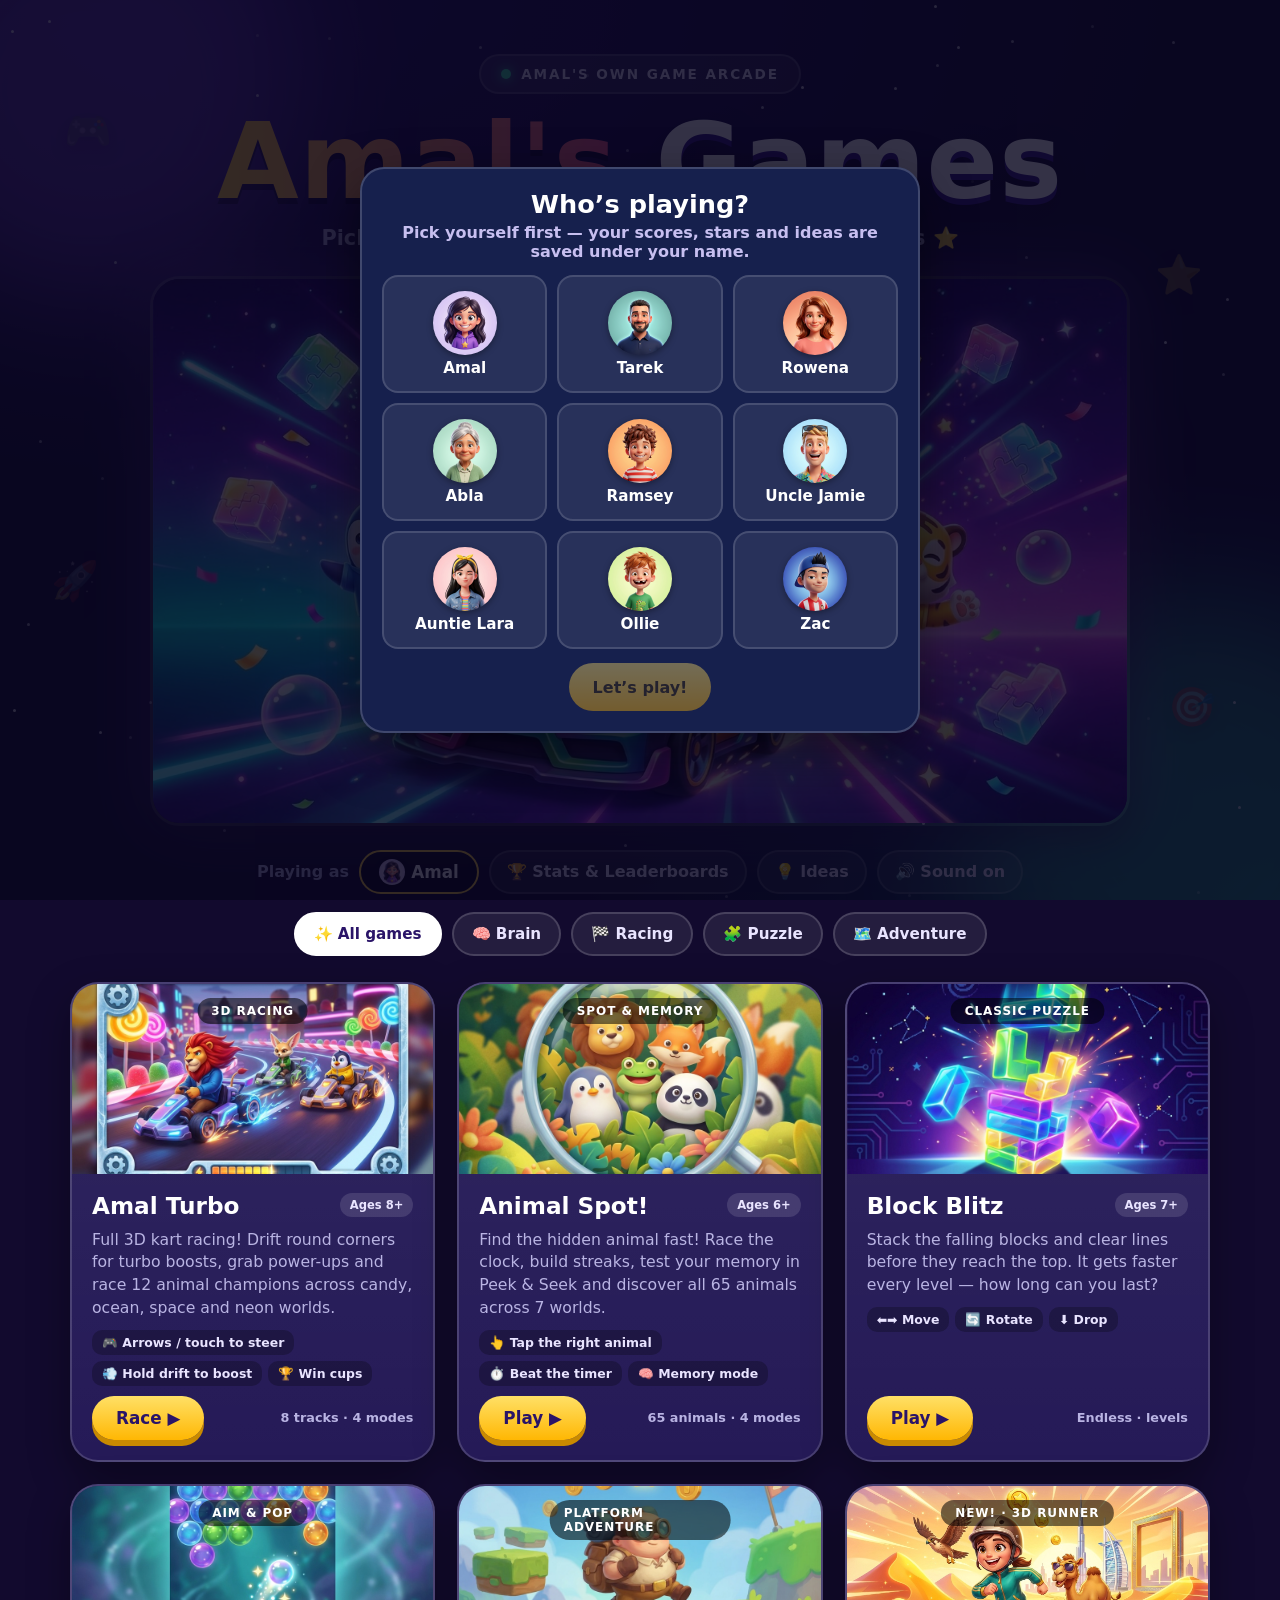
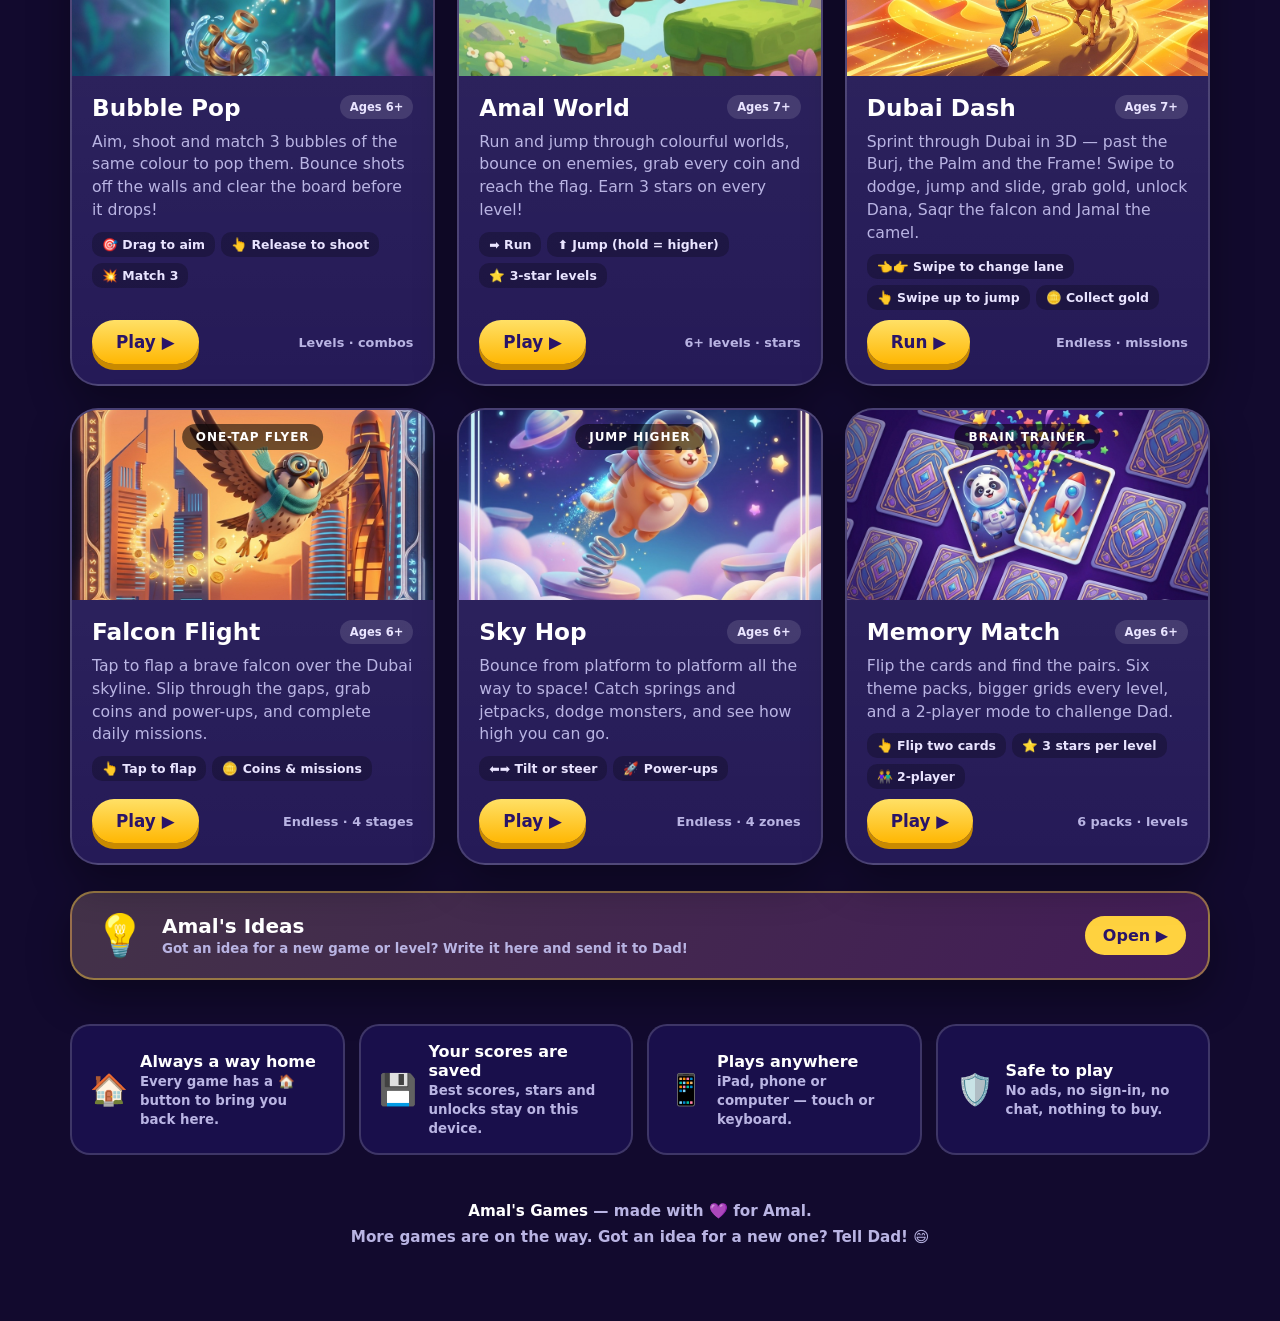
<file: index.html>
<!doctype html>
<html lang="en">
<head>
  <meta charset="UTF-8" />
  <meta name="viewport" content="width=device-width, initial-scale=1.0, viewport-fit=cover" />
  <meta name="description" content="Amal's Games — a cool collection of fun, safe games made for Amal." />
  <meta name="theme-color" content="#1a0b3d" />
  <meta name="apple-mobile-web-app-capable" content="yes" />
  <meta name="apple-mobile-web-app-title" content="Amal's Games" />
  <link rel="apple-touch-icon" href="./animal-spot/icons/icon-192.png" />
  <title>Amal's Games</title>
    <link rel="icon" href="data:image/svg+xml,<svg xmlns='http://www.w3.org/2000/svg' viewBox='0 0 100 100'><text y='.9em' font-size='90'>🎮</text></svg>" />
  <script src="./shared/arcade.js"></script>
  <script src="./shared/sound.js"></script>
  <style>
    .whobar { position: relative; z-index: 2; display: flex; align-items: center; gap: 10px; flex-wrap: wrap; justify-content: center; margin: -6px 0 18px; }
    .whobar .arc-chip { font-size: 1.05rem; padding: 10px 18px; border-color: var(--sun); }
    .whobar a, .whobar .sndbtn { display: inline-flex; align-items: center; min-height: 44px; color: #e9e4ff; font-weight: 900; font-size: 1rem; font-family: inherit; text-decoration: none; padding: 8px 16px; border-radius: 999px; background: rgba(255,255,255,.08); border: 2px solid var(--edge); cursor: pointer; white-space: nowrap; }
    .whobar .sndbtn[aria-pressed="false"] { opacity: .7; }
    :root {
      --bg1: #120a2e; --bg2: #2a1468; --bg3: #0b3b5e;
      --ink: #ffffff; --muted: #b9b4e3;
      --sun: #ffd23f; --coral: #ff5d8f; --mint: #3fe0a8; --sky: #4cc9f0; --violet: #9b5cff; --orange: #ff9f1c;
      --card: rgba(255,255,255,0.08);
      --edge: rgba(255,255,255,0.16);
      --shadow: 0 16px 40px rgba(0,0,0,0.35);
    }
    * { box-sizing: border-box; margin: 0; padding: 0; }
    html, body { min-height: 100%; }
    body {
      font-family: "SF Pro Rounded", ui-rounded, "Hiragino Maru Gothic ProN", "Segoe UI", system-ui, sans-serif;
      color: var(--ink);
      background: radial-gradient(120% 90% at 20% 0%, var(--bg2), transparent 60%),
                  radial-gradient(90% 80% at 100% 100%, var(--bg3), transparent 60%),
                  var(--bg1);
      background-attachment: fixed;
      min-height: 100vh; overflow-x: hidden;
      -webkit-tap-highlight-color: transparent;
    }

    /* ---------- floating background ---------- */
    .bg { position: fixed; inset: 0; pointer-events: none; overflow: hidden; z-index: 0; }
    .star { position: absolute; width: 3px; height: 3px; border-radius: 50%; background: #fff; opacity: .5; animation: twinkle 3s ease-in-out infinite; }
    @keyframes twinkle { 50% { opacity: 1; transform: scale(1.6); } }
    .orb { position: absolute; border-radius: 50%; filter: blur(60px); opacity: .45; animation: drift 14s ease-in-out infinite alternate; }
    @keyframes drift { to { transform: translate(40px, -30px) scale(1.1); } }
    .floaty { position: absolute; font-size: 2.4rem; opacity: .35; animation: bob 7s ease-in-out infinite; filter: drop-shadow(0 6px 10px rgba(0,0,0,.4)); }
    @keyframes bob { 0%,100% { transform: translateY(0) rotate(-6deg); } 50% { transform: translateY(-22px) rotate(6deg); } }

    .wrap { position: relative; z-index: 1; max-width: 1180px; margin: 0 auto; padding: clamp(18px, 4vw, 44px) max(20px, env(safe-area-inset-right)) calc(70px + env(safe-area-inset-bottom)) max(20px, env(safe-area-inset-left)); }

    /* ---------- hero ---------- */
    .hero { text-align: center; padding: 10px 0 30px; }
    .badge { display: inline-flex; gap: 10px; align-items: center; padding: 10px 20px; border-radius: 999px;
      background: rgba(255,255,255,.1); border: 2px solid var(--edge); font-weight: 800; letter-spacing: .14em; font-size: .85rem; text-transform: uppercase; color: #e9e4ff; }
    .badge .dot { width: 10px; height: 10px; border-radius: 50%; background: var(--mint); box-shadow: 0 0 12px var(--mint); animation: twinkle 1.6s infinite; }
    h1 { margin-top: 18px; font-size: clamp(3rem, 12vw, 6.6rem); line-height: .95; font-weight: 900; letter-spacing: .01em; }
    h1 .a { background: linear-gradient(90deg, var(--sun), var(--coral)); -webkit-background-clip: text; background-clip: text; color: transparent; filter: drop-shadow(0 6px 0 rgba(0,0,0,.35)); }
    h1 .g { color: #fff; text-shadow: 0 6px 0 #3a1c8a, 0 16px 30px rgba(0,0,0,.4); }
    .tag { margin-top: 14px; color: var(--muted); font-weight: 700; font-size: clamp(1rem, 3.4vw, 1.3rem); }
    .hero-art { margin: 26px auto 0; max-width: 980px; border-radius: 30px; overflow: hidden; border: 3px solid var(--edge); box-shadow: var(--shadow), 0 0 60px rgba(155,92,255,.35); }
    .hero-art img { display: block; width: 100%; height: auto; }
    .hero-art { position: relative; } .hero-vid { position: absolute; inset: 0; width: 100%; height: 100%; object-fit: cover; }
    .avatar-row { display: flex; justify-content: center; gap: 8px; margin-top: 22px; flex-wrap: wrap; }
    .avatar-row span { font-size: 2rem; width: 58px; height: 58px; display: grid; place-items: center; border-radius: 18px; background: rgba(255,255,255,.1); border: 2px solid var(--edge); animation: bob 5s ease-in-out infinite; }
    .avatar-row span:nth-child(2n) { animation-delay: .6s; } .avatar-row span:nth-child(3n) { animation-delay: 1.2s; }

    /* ---------- filter chips ---------- */
    .chips { display: flex; gap: 10px; flex-wrap: wrap; justify-content: center; margin: 10px 0 26px; }
    .chip { min-height: 44px; padding: 8px 18px; border-radius: 999px; font-weight: 800; background: rgba(255,255,255,.08); border: 2px solid var(--edge); color: #e9e4ff; cursor: pointer; font-size: .95rem; transition: transform .15s, background .15s; font-family: inherit; -webkit-tap-highlight-color: transparent; }
    .chip:hover { transform: translateY(-2px); }
    .chip.on { background: #fff; color: #2a1468; border-color: #fff; }

    /* ---------- game grid ---------- */
    .grid { display: grid; grid-template-columns: repeat(auto-fill, minmax(290px, 1fr)); gap: 22px; }
    .game { position: relative; display: flex; flex-direction: column; border-radius: 28px; overflow: hidden; text-decoration: none; color: inherit;
      /* near-opaque so the floating background emojis never show through the card body */
      background: linear-gradient(180deg, rgba(255,255,255,.09), rgba(255,255,255,.04)), #1c1150; border: 2px solid var(--edge); box-shadow: var(--shadow); transition: transform .18s ease, box-shadow .18s ease, border-color .18s; }
    .game:hover, .game:focus-visible { transform: translateY(-8px) scale(1.01); border-color: rgba(255,255,255,.4); box-shadow: 0 26px 60px rgba(0,0,0,.5); outline: none; }
    .game.hidden { display: none; }
    .art { position: relative; height: 190px; overflow: hidden; display: grid; place-items: center; }
    .art .big { font-size: 5rem; z-index: 2; filter: drop-shadow(0 10px 14px rgba(0,0,0,.4)); transition: transform .25s; }
    .game:hover .art .big { transform: scale(1.12) rotate(-4deg); }
    .art .mini { position: absolute; font-size: 2rem; opacity: .9; filter: drop-shadow(0 4px 6px rgba(0,0,0,.35)); animation: bob 6s ease-in-out infinite; }
    .m1 { top: 14px; left: 18px; } .m2 { top: 22px; right: 22px; animation-delay: .8s !important; } .m3 { bottom: 16px; left: 36px; animation-delay: 1.6s !important; } .m4 { bottom: 18px; right: 30px; animation-delay: 2.4s !important; }
    .art .racer { position: absolute; bottom: -6px; width: 112px; height: 112px; object-fit: cover; border-radius: 50% 50% 0 0; filter: drop-shadow(0 8px 12px rgba(0,0,0,.45)); transition: transform .25s; }
    .art .r1 { left: 8px; } .art .r2 { left: 50%; transform: translateX(-50%) scale(1.1); z-index: 1; } .art .r3 { right: 8px; }
    .game:hover .art .r1 { transform: translateY(-6px) rotate(-4deg); } .game:hover .art .r3 { transform: translateY(-6px) rotate(4deg); }
    .art.turbo .big { position: absolute; bottom: 10px; right: 46%; font-size: 2.6rem; display: none; }
    .pill { position: absolute; top: 14px; left: 50%; transform: translateX(-50%); padding: 6px 14px; border-radius: 999px; font-size: .75rem; font-weight: 900; letter-spacing: .08em; text-transform: uppercase; background: rgba(0,0,0,.55); color: #fff; z-index: 3; }
    .body { padding: 18px 20px 20px; display: flex; flex-direction: column; gap: 10px; flex: 1; }
    .title { display: flex; align-items: center; justify-content: space-between; gap: 10px; }
    .title h2 { font-size: 1.45rem; font-weight: 900; }
    .age { font-size: .72rem; font-weight: 900; padding: 5px 10px; border-radius: 999px; background: rgba(255,255,255,.12); color: #e9e4ff; white-space: nowrap; }
    .desc { color: var(--muted); font-size: .98rem; line-height: 1.45; }
    .how { display: flex; flex-wrap: wrap; gap: 6px; }
    .how span { font-size: .78rem; font-weight: 800; padding: 5px 10px; border-radius: 10px; background: rgba(0,0,0,.25); color: #e9e4ff; }
    .cta { margin-top: auto; display: flex; align-items: center; justify-content: space-between; gap: 10px; }
    .play { font-weight: 900; font-size: 1.05rem; padding: 12px 24px; border-radius: 999px; color: #2a1468; background: linear-gradient(180deg, #ffe066, #ffb703); box-shadow: 0 6px 0 #c98a00; }
    .game:hover .play { filter: brightness(1.06); }
    .meta { font-size: .8rem; color: var(--muted); font-weight: 700; }

    /* per-game art backgrounds */
    .art.spot   { background: linear-gradient(160deg, #a9e4ff, #c8f5b8 55%, #6fcf7a); }
    .art.turbo  { background: linear-gradient(160deg, #1a0e3a, #4a1680 50%, #ff2fb0); }
    .art.blitz  { background: linear-gradient(160deg, #0f2a6b, #1b4bd1 55%, #4cc9f0); }
    .art.bubble { background: linear-gradient(160deg, #063d4e, #0b7a8c 55%, #3fe0a8); }
    .art.world  { background: linear-gradient(160deg, #ff9f1c, #ff5d8f 55%, #9b5cff); }

    .ideas-banner { margin-top: 26px; display: flex; align-items: center; gap: 16px; padding: 18px 22px; border-radius: 24px; text-decoration: none; color: #fff;
      background: linear-gradient(120deg, rgba(255,210,63,.18), rgba(255,93,143,.18)); border: 2px solid rgba(255,210,63,.45); box-shadow: var(--shadow); transition: transform .18s; }
    .ideas-banner:hover { transform: translateY(-4px); }
    .ideas-banner .ib-ico { font-size: 2.6rem; }
    .ideas-banner b { font-size: 1.25rem; } .ideas-banner small { color: var(--muted); font-weight: 700; }
    .ideas-banner .ib-go { margin-left: auto; font-weight: 900; padding: 10px 18px; border-radius: 999px; background: var(--sun); color: #2a1468; white-space: nowrap; }
    /* ---------- how it works strip ---------- */
    .strip { margin-top: 44px; display: grid; grid-template-columns: repeat(auto-fit, minmax(220px, 1fr)); gap: 14px; }
    .tip { background: rgba(255,255,255,.07); border: 2px solid var(--edge); border-radius: 20px; padding: 16px 18px; display: flex; gap: 12px; align-items: center; }
    .tip .ico { font-size: 1.9rem; }
    .tip b { display: block; font-size: 1rem; } .tip small { color: var(--muted); font-weight: 600; }

    footer { text-align: center; color: var(--muted); margin-top: 44px; font-weight: 700; line-height: 1.7; font-size: .95rem; }
    footer b { color: #fff; }

    .ideas-banner, .tip { background-color: rgba(28,17,80,.85); }
    @media (max-width: 480px) {
      .ideas-banner { flex-wrap: wrap; padding: 16px; } .ideas-banner .ib-go { margin-left: 0; width: 100%; text-align: center; padding: 12px; }
      .hero { padding-bottom: 20px; } .hero-art { border-radius: 20px; }
    }
    @media (prefers-reduced-motion: reduce) { .star, .orb, .floaty, .avatar-row span, .art .mini, .badge .dot { animation: none; } }
  </style>
</head>
<body>
  <div class="bg" aria-hidden="true">
    <div class="orb" style="width:420px;height:420px;background:#9b5cff;top:-120px;left:-120px"></div>
    <div class="orb" style="width:460px;height:460px;background:#3fe0a8;bottom:-160px;right:-140px;animation-delay:3s"></div>
    <div class="orb" style="width:320px;height:320px;background:#ff5d8f;top:40%;left:60%;animation-delay:6s"></div>
    <span class="floaty" style="top:12%;left:5%">🎮</span>
    <span class="floaty" style="top:28%;right:6%;animation-delay:1s">⭐</span>
    <span class="floaty" style="top:62%;left:4%;animation-delay:2s">🚀</span>
    <span class="floaty" style="top:76%;right:5%;animation-delay:3s">🎯</span>
    <span class="floaty" style="top:48%;left:48%;animation-delay:4s;font-size:1.6rem">✨</span>
  </div>

  <div class="wrap">
    <header class="hero">
      <div class="badge"><span class="dot"></span> Amal's own game arcade</div>
      <h1><span class="a">Amal's</span> <span class="g">Games</span></h1>
      <p class="tag">Pick a game, beat your best score, collect the stars ⭐</p>
      <div class="hero-art"><img src="./assets/hero.jpg" alt="Amal's Games characters cheering" loading="eager" /><video class="hero-vid" src="./assets/hero.mp4" poster="./assets/hero.jpg" autoplay muted loop playsinline aria-hidden="true"></video></div>
    </header>

    <div class="whobar" id="whobar"><span class="muted" style="color:var(--muted);font-weight:800">Playing as</span></div>

    <nav class="chips" aria-label="Filter games">
      <button class="chip on" data-f="all">✨ All games</button>
      <button class="chip" data-f="brain">🧠 Brain</button>
      <button class="chip" data-f="racing">🏁 Racing</button>
      <button class="chip" data-f="puzzle">🧩 Puzzle</button>
      <button class="chip" data-f="adventure">🗺️ Adventure</button>
    </nav>

    <main class="grid" id="grid">

      <a class="game" href="./amal-turbo/index.html" data-type="racing" aria-label="Play Amal Turbo">
        <div class="art" style="background:url('./art/cards/amal-turbo.jpg') center/cover"><span class="pill">3D Racing</span></div>
        <div class="body">
          <div class="title"><h2>Amal Turbo</h2><span class="age">Ages 8+</span></div>
          <p class="desc">Full 3D kart racing! Drift round corners for turbo boosts, grab power-ups and race 12 animal champions across candy, ocean, space and neon worlds.</p>
          <div class="how"><span>🎮 Arrows / touch to steer</span><span>💨 Hold drift to boost</span><span>🏆 Win cups</span></div>
          <div class="cta"><span class="play">Race ▶</span><span class="meta">8 tracks · 4 modes</span></div>
        </div>
      </a>

      <a class="game" href="./animal-spot/index.html" data-type="brain" aria-label="Play Animal Spot">
        <div class="art" style="background:url('./art/cards/animal-spot.jpg') center/cover"><span class="pill">Spot & Memory</span></div>
        <div class="body">
          <div class="title"><h2>Animal Spot!</h2><span class="age">Ages 6+</span></div>
          <p class="desc">Find the hidden animal fast! Race the clock, build streaks, test your memory in Peek &amp; Seek and discover all 65 animals across 7 worlds.</p>
          <div class="how"><span>👆 Tap the right animal</span><span>⏱️ Beat the timer</span><span>🧠 Memory mode</span></div>
          <div class="cta"><span class="play">Play ▶</span><span class="meta">65 animals · 4 modes</span></div>
        </div>
      </a>

      <a class="game" href="./block-blitz/index.html" data-type="puzzle" aria-label="Play Block Blitz">
        <div class="art" style="background:url('./art/cards/block-blitz.jpg') center/cover"><span class="pill">Classic Puzzle</span></div>
        <div class="body">
          <div class="title"><h2>Block Blitz</h2><span class="age">Ages 7+</span></div>
          <p class="desc">Stack the falling blocks and clear lines before they reach the top. It gets faster every level — how long can you last?</p>
          <div class="how"><span>⬅️➡️ Move</span><span>🔄 Rotate</span><span>⬇️ Drop</span></div>
          <div class="cta"><span class="play">Play ▶</span><span class="meta">Endless · levels</span></div>
        </div>
      </a>

      <a class="game" href="./bubble-pop/index.html" data-type="puzzle" aria-label="Play Bubble Pop">
        <div class="art" style="background:url('./art/cards/bubble-pop.jpg') center/cover"><span class="pill">Aim & Pop</span></div>
        <div class="body">
          <div class="title"><h2>Bubble Pop</h2><span class="age">Ages 6+</span></div>
          <p class="desc">Aim, shoot and match 3 bubbles of the same colour to pop them. Bounce shots off the walls and clear the board before it drops!</p>
          <div class="how"><span>🎯 Drag to aim</span><span>👆 Release to shoot</span><span>💥 Match 3</span></div>
          <div class="cta"><span class="play">Play ▶</span><span class="meta">Levels · combos</span></div>
        </div>
      </a>

      <a class="game" href="./amal-world/index.html" data-type="adventure" aria-label="Play Amal World">
        <div class="art" style="background:url('./art/cards/amal-world.jpg') center/cover"><span class="pill">Platform Adventure</span></div>
        <div class="body">
          <div class="title"><h2>Amal World</h2><span class="age">Ages 7+</span></div>
          <p class="desc">Run and jump through colourful worlds, bounce on enemies, grab every coin and reach the flag. Earn 3 stars on every level!</p>
          <div class="how"><span>➡️ Run</span><span>⬆️ Jump (hold = higher)</span><span>⭐ 3-star levels</span></div>
          <div class="cta"><span class="play">Play ▶</span><span class="meta">6+ levels · stars</span></div>
        </div>
      </a>

      <a class="game" href="./dubai-dash/index.html" data-type="racing" aria-label="Play Dubai Dash">
        <div class="art" style="background:url('./dubai-dash/art/hero.jpg') center/cover, linear-gradient(160deg,#2a1468,#ff7a2f 60%,#ffd23f)">
          <span class="pill">New! · 3D Runner</span>
        </div>
        <div class="body">
          <div class="title"><h2>Dubai Dash</h2><span class="age">Ages 7+</span></div>
          <p class="desc">Sprint through Dubai in 3D — past the Burj, the Palm and the Frame! Swipe to dodge, jump and slide, grab gold, unlock Dana, Saqr the falcon and Jamal the camel.</p>
          <div class="how"><span>👈👉 Swipe to change lane</span><span>👆 Swipe up to jump</span><span>🪙 Collect gold</span></div>
          <div class="cta"><span class="play">Run ▶</span><span class="meta">Endless · missions</span></div>
        </div>
      </a>

      <a class="game" href="./falcon-flight/index.html" data-type="adventure" aria-label="Play Falcon Flight">
        <div class="art" style="background:url('./art/cards/falcon-flight.jpg') center/cover"><span class="pill">One-tap Flyer</span></div>
        <div class="body">
          <div class="title"><h2>Falcon Flight</h2><span class="age">Ages 6+</span></div>
          <p class="desc">Tap to flap a brave falcon over the Dubai skyline. Slip through the gaps, grab coins and power-ups, and complete daily missions.</p>
          <div class="how"><span>👆 Tap to flap</span><span>🪙 Coins & missions</span></div>
          <div class="cta"><span class="play">Play ▶</span><span class="meta">Endless · 4 stages</span></div>
        </div>
      </a>

      <a class="game" href="./sky-hop/index.html" data-type="adventure" aria-label="Play Sky Hop">
        <div class="art" style="background:url('./art/cards/sky-hop.jpg') center/cover"><span class="pill">Jump Higher</span></div>
        <div class="body">
          <div class="title"><h2>Sky Hop</h2><span class="age">Ages 6+</span></div>
          <p class="desc">Bounce from platform to platform all the way to space! Catch springs and jetpacks, dodge monsters, and see how high you can go.</p>
          <div class="how"><span>⬅️➡️ Tilt or steer</span><span>🚀 Power-ups</span></div>
          <div class="cta"><span class="play">Play ▶</span><span class="meta">Endless · 4 zones</span></div>
        </div>
      </a>

      <a class="game" href="./memory-match/index.html" data-type="brain" aria-label="Play Memory Match">
        <div class="art" style="background:url('./art/cards/memory-match.jpg') center/cover"><span class="pill">Brain Trainer</span></div>
        <div class="body">
          <div class="title"><h2>Memory Match</h2><span class="age">Ages 6+</span></div>
          <p class="desc">Flip the cards and find the pairs. Six theme packs, bigger grids every level, and a 2-player mode to challenge Dad.</p>
          <div class="how"><span>👆 Flip two cards</span><span>⭐ 3 stars per level</span><span>👫 2-player</span></div>
          <div class="cta"><span class="play">Play ▶</span><span class="meta">6 packs · levels</span></div>
        </div>
      </a>
    </main>

    <a class="ideas-banner" href="./ideas/index.html">
      <span class="ib-ico">💡</span>
      <span><b>Amal's Ideas</b><br /><small>Got an idea for a new game or level? Write it here and send it to Dad!</small></span>
      <span class="ib-go">Open ▶</span>
    </a>

    <section class="strip" aria-label="Tips">
      <div class="tip"><span class="ico">🏠</span><div><b>Always a way home</b><small>Every game has a 🏠 button to bring you back here.</small></div></div>
      <div class="tip"><span class="ico">💾</span><div><b>Your scores are saved</b><small>Best scores, stars and unlocks stay on this device.</small></div></div>
      <div class="tip"><span class="ico">📱</span><div><b>Plays anywhere</b><small>iPad, phone or computer — touch or keyboard.</small></div></div>
      <div class="tip"><span class="ico">🛡️</span><div><b>Safe to play</b><small>No ads, no sign-in, no chat, nothing to buy.</small></div></div>
    </section>

    <footer>
      <b>Amal's Games</b> — made with 💜 for Amal.<br />
      More games are on the way. Got an idea for a new one? Tell Dad! 😄
    </footer>
  </div>

  <script>
    // who's playing — forced on first visit, switchable any time
    Arcade.require(false);
    const wb = document.getElementById('whobar');
    wb.appendChild(Arcade.chip());
    wb.insertAdjacentHTML('beforeend', '<a href="./stats/index.html">🏆 Stats & Leaderboards</a><a href="./ideas/index.html">💡 Ideas</a>');
    wb.appendChild(Sound.toggleButton('sndbtn'));
    Sound.wire();
    // filter chips
    const chips = document.querySelectorAll('.chip');
    const cards = document.querySelectorAll('.game');
    chips.forEach((c) => c.addEventListener('click', () => {
      chips.forEach((x) => x.classList.remove('on')); c.classList.add('on');
      const f = c.dataset.f;
      cards.forEach((g) => g.classList.toggle('hidden', f !== 'all' && g.dataset.type !== f));
    }));
    // twinkling stars
    const bg = document.querySelector('.bg');
    for (let i = 0; i < 70; i++) {
      const s = document.createElement('span'); s.className = 'star';
      s.style.left = Math.random() * 100 + '%'; s.style.top = Math.random() * 100 + '%';
      s.style.animationDelay = (Math.random() * 3) + 's'; s.style.opacity = (0.2 + Math.random() * 0.6).toFixed(2);
      bg.appendChild(s);
    }
  </script>
</body>
</html>
</file>
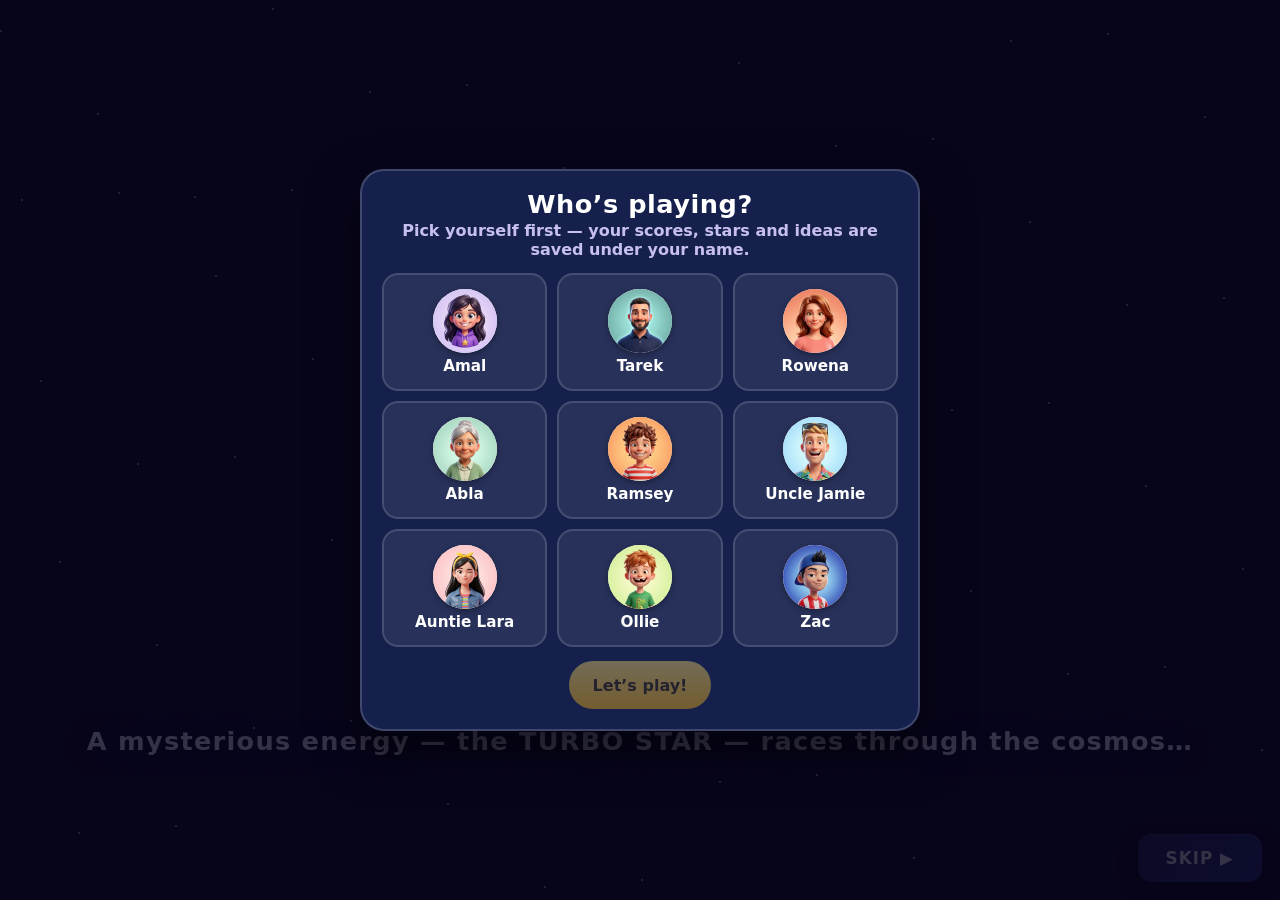
<file: amal-turbo/index.html>
<!doctype html>
<html lang="en">
  <head>
    <meta charset="UTF-8" />
    <meta name="viewport" content="width=device-width, initial-scale=1.0, maximum-scale=1.0, user-scalable=no, viewport-fit=cover" />
    <meta name="theme-color" content="#0a0e1f" />
    <meta name="description" content="Amal Turbo — a fast 3D animal kart-racing game." />
    <meta name="apple-mobile-web-app-capable" content="yes" />
    <meta name="apple-mobile-web-app-title" content="Amal Turbo" />
    <title>Amal Turbo</title>
    <script src="../shared/arcade.js"></script>
    <script type="module" crossorigin src="./assets/index-7hSZLik8.js"></script>
    <link rel="stylesheet" crossorigin href="./assets/index-Bn7rxc03.css">
  </head>
  <body>
    <div id="app"></div>
    <noscript>Amal Turbo needs JavaScript to run. Please enable it and reload.</noscript>
  </body>
</html>
</file>
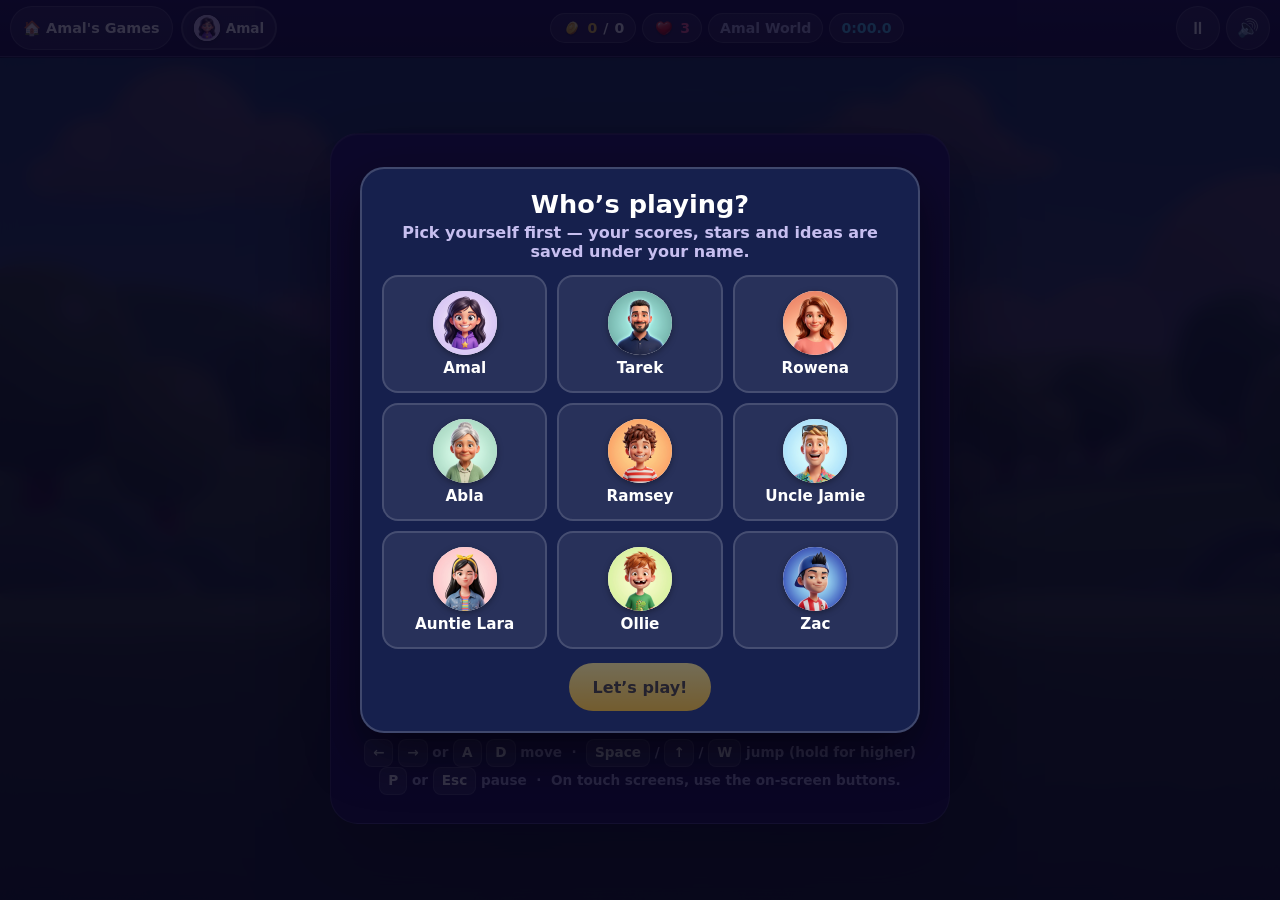
<file: amal-world/index.html>
<!DOCTYPE html>
<html lang="en">
<head>
<meta charset="utf-8">
<meta name="viewport" content="width=device-width, initial-scale=1, maximum-scale=1, user-scalable=no">
<meta name="description" content="Amal World — a bright side-scrolling platformer. Run, jump, stomp and collect every star!">
<meta name="theme-color" content="#120a2e">
<meta name="apple-mobile-web-app-capable" content="yes">
<meta name="apple-mobile-web-app-title" content="Amal World">
<title>Amal World</title>
<script src="../shared/arcade.js"></script>
<style>
  /* ============================================================
     Amal World — single-file platformer. All CSS/JS inline, no
     external assets. Theme matches the Amal's Games hub.
     ============================================================ */
  :root {
    --bg1: #120a2e; --bg2: #2a1468; --bg3: #0b3b5e;
    --ink: #ffffff; --muted: #b9b4e3;
    --sun: #ffd23f; --coral: #ff5d8f; --mint: #3fe0a8; --sky: #4cc9f0; --violet: #9b5cff; --orange: #ff9f1c;
    --card: rgba(255,255,255,0.08); --edge: rgba(255,255,255,0.16);
    --topbar-h: 56px;
  }
  * { box-sizing: border-box; margin: 0; padding: 0; }
  html, body {
    height: 100%; width: 100%;
    background: var(--bg1); color: var(--ink);
    font-family: "SF Pro Rounded", ui-rounded, "Hiragino Maru Gothic ProN", "Segoe UI", system-ui, -apple-system, Roboto, sans-serif;
    overflow: hidden; overscroll-behavior: none; touch-action: none;
    -webkit-user-select: none; user-select: none; -webkit-tap-highlight-color: transparent; -webkit-touch-callout: none;
  }
  #app { display: flex; flex-direction: column; height: 100%; height: 100dvh; }

  /* ---------- top bar ---------- */
  .topbar {
    flex: 0 0 auto; min-height: var(--topbar-h);
    display: flex; align-items: center; gap: 8px; padding: 6px 10px; flex-wrap: wrap;
    background: linear-gradient(180deg, #1b1046, #140b36);
    border-bottom: 1px solid var(--edge); z-index: 10;
    padding-top: calc(6px + env(safe-area-inset-top));
  }
  .home {
    color: #fff; text-decoration: none; font-weight: 800; font-size: 0.9rem; white-space: nowrap; min-height: 44px; display: inline-flex; align-items: center;
    padding: 8px 12px; border-radius: 999px; background: rgba(255,255,255,.1); border: 1px solid var(--edge);
    transition: background .15s, transform .15s;
  }
  .home:hover { background: rgba(255,255,255,.18); transform: translateY(-1px); }
  .topbar .arc-chip { padding: 7px 11px; font-size: .85rem; background: rgba(255,255,255,.1); border-color: var(--edge); min-height: 44px; }
  .playing { color: var(--muted); font-weight: 700; font-size: .95rem; margin: -10px 0 14px; }
  .playing b { color: #fff; }
  .hud { display: flex; gap: 6px; flex: 1; justify-content: center; align-items: center; flex-wrap: wrap; min-width: 0; }
  .pill {
    display: inline-flex; align-items: center; gap: 6px; padding: 6px 11px; border-radius: 999px;
    background: rgba(255,255,255,.1); border: 1px solid var(--edge);
    font-weight: 800; font-size: 0.88rem; font-variant-numeric: tabular-nums; white-space: nowrap;
  }
  .pill.level { color: var(--muted); font-weight: 700; max-width: 40vw; overflow: hidden; text-overflow: ellipsis; }
  .pill.coins b { color: var(--sun); }
  .pill.lives b { color: var(--coral); }
  .pill.timer { color: var(--sky); }
  .pill.timer.good { color: var(--mint); }
  .pill b { display: inline-block; }
  .pill .ico { width: 20px; height: 20px; object-fit: contain; margin: -4px 0; filter: drop-shadow(0 1px 1px rgba(0,0,0,.4)); }
  .pill b.pop { animation: statpop .35s ease; }
  @keyframes statpop { 40% { transform: scale(1.4); } }
  .topbtns { display: flex; gap: 6px; margin-left: auto; }
  .iconbtn {
    width: 44px; height: 44px; border-radius: 50%; border: 1px solid var(--edge); color: #fff;
    background: rgba(255,255,255,.1); font-size: 1.1rem; cursor: pointer; display: grid; place-items: center;
    transition: background .15s, transform .1s; touch-action: manipulation; font-family: inherit;
  }
  .iconbtn:hover { background: rgba(255,255,255,.2); }
  .iconbtn:active { transform: scale(.94); }

  /* ---------- stage / canvas ---------- */
  #stage { position: relative; flex: 1 1 auto; min-height: 0; overflow: hidden; background: #0b0820; display: flex; align-items: center; justify-content: center; }
  canvas#game { display: block; position: absolute; left: 50%; top: 50%; transform: translate(-50%, -50%); border-radius: 0; }

  /* ---------- touch controls ---------- */
  #touch { position: absolute; inset: 0; pointer-events: none; display: none; z-index: 4; }
  body.touch.playing #touch { display: block; }
  .dpad {
    position: absolute; left: 14px; bottom: calc(14px + env(safe-area-inset-bottom)); display: flex; gap: 10px;
    pointer-events: auto; touch-action: none; padding: 6px; border-radius: 999px;
  }
  .tbtn {
    width: 74px; height: 74px; border-radius: 50%; display: grid; place-items: center;
    background: rgba(255,255,255,.18); border: 2px solid rgba(255,255,255,.4); color: #fff; font-size: 26px; font-weight: 900;
    backdrop-filter: blur(6px); -webkit-backdrop-filter: blur(6px); touch-action: none; pointer-events: auto;
    transition: background .08s, transform .08s; box-shadow: 0 8px 20px rgba(0,0,0,.25);
  }
  .tbtn.on { background: rgba(255,255,255,.5); transform: scale(.94); }
  #tJump {
    position: absolute; right: 18px; bottom: calc(14px + env(safe-area-inset-bottom)); width: 104px; height: 104px; font-size: 34px;
    background: linear-gradient(180deg, rgba(255,210,63,.55), rgba(255,93,143,.55));
  }
  #tJump.on { background: linear-gradient(180deg, rgba(255,210,63,.85), rgba(255,93,143,.85)); }

  /* ---------- overlays ---------- */
  .overlay {
    position: absolute; inset: 0; display: none; align-items: center; justify-content: center; z-index: 6;
    background: rgba(8, 6, 28, .74); backdrop-filter: blur(8px); -webkit-backdrop-filter: blur(8px);
    padding: 16px; overflow-y: auto; touch-action: pan-y;
  }
  .overlay.show { display: flex; }
  .panel {
    background: linear-gradient(180deg, #2a1a6a, #170f45);
    border: 1px solid var(--edge); border-radius: 28px; padding: 28px 24px;
    width: min(620px, 100%); text-align: center;
    box-shadow: 0 30px 80px rgba(0,0,0,.55), inset 0 1px 0 rgba(255,255,255,.12);
    animation: pop .28s cubic-bezier(.2,.9,.3,1.2);
    margin: auto;
  }
  .panel.wide { width: min(880px, 100%); }
  @keyframes pop { from { transform: scale(.92) translateY(10px); opacity: 0; } to { transform: none; opacity: 1; } }
  .kicker { font-size: .78rem; letter-spacing: .18em; text-transform: uppercase; font-weight: 800; color: var(--muted); }
  h1.logo {
    font-size: clamp(2.6rem, 9vw, 4.6rem); line-height: .95; font-weight: 900; letter-spacing: .01em; margin: 8px 0 6px;
  }
  h1.logo .a { background: linear-gradient(90deg, var(--sun), var(--coral)); -webkit-background-clip: text; background-clip: text; color: transparent; filter: drop-shadow(0 5px 0 rgba(0,0,0,.35)); }
  h1.logo .w { color: #fff; text-shadow: 0 5px 0 #3a1c8a, 0 14px 30px rgba(0,0,0,.4); }
  h2 { font-size: clamp(1.6rem, 5vw, 2.3rem); font-weight: 900; margin: 6px 0 4px; }
  .sub { color: var(--muted); font-weight: 700; margin: 4px 0 18px; font-size: 1rem; }
  .btnrow { display: flex; gap: 10px; justify-content: center; flex-wrap: wrap; margin-top: 18px; }
  .btn {
    appearance: none; border: none; cursor: pointer; font-family: inherit; font-weight: 900; font-size: 1rem;
    padding: 14px 22px; border-radius: 999px; color: #1a1030; background: #fff; text-decoration: none; display: inline-flex; align-items: center; gap: 8px;
    box-shadow: 0 8px 0 rgba(0,0,0,.25); transition: transform .1s, box-shadow .1s, filter .15s; touch-action: manipulation;
  }
  .btn:hover { filter: brightness(1.06); }
  .btn:active { transform: translateY(4px); box-shadow: 0 4px 0 rgba(0,0,0,.25); }
  .btn.primary { background: linear-gradient(90deg, var(--sun), var(--orange)); font-size: 1.15rem; padding: 16px 30px; }
  .btn.mint { background: linear-gradient(90deg, var(--mint), var(--sky)); }
  .btn.ghost { background: rgba(255,255,255,.12); color: #fff; border: 1px solid var(--edge); box-shadow: none; }
  .btn.ghost:active { transform: translateY(2px); }
  .btn:disabled { opacity: .45; cursor: default; filter: none; }
  .hint { margin-top: 18px; color: var(--muted); font-size: .85rem; font-weight: 700; line-height: 1.6; }
  .hint kbd { display: inline-block; padding: 2px 8px; border-radius: 8px; background: rgba(255,255,255,.12); border: 1px solid var(--edge); font-family: inherit; color: #fff; }
  .stats { display: flex; gap: 12px; justify-content: center; flex-wrap: wrap; margin-top: 14px; }
  .stat { background: var(--card); border: 1px solid var(--edge); border-radius: 16px; padding: 10px 16px; font-weight: 800; }
  .stat small { display: block; color: var(--muted); font-size: .72rem; letter-spacing: .1em; text-transform: uppercase; }
  .stat b { font-size: 1.25rem; }
  .stat b.gold { color: var(--sun); }

  .story { color: var(--ink); font-weight: 700; line-height: 1.55; margin: 6px 0 14px; font-size: .98rem; opacity: .92; }
  .btn.pulse { animation: pulse 1.4s ease-in-out infinite; }
  @keyframes pulse { 0%, 100% { transform: scale(1); box-shadow: 0 8px 0 rgba(0,0,0,.25); } 50% { transform: scale(1.06); box-shadow: 0 8px 0 rgba(0,0,0,.25), 0 0 0 10px rgba(255,210,63,.18); } }
  .card .hard { position: absolute; top: 10px; right: 12px; font-size: .72rem; font-weight: 900; letter-spacing: .08em; padding: 3px 8px; border-radius: 999px; background: #ff5d2e; color: #fff; box-shadow: 0 2px 0 rgba(0,0,0,.3); }
  .card.hard .big { right: 74px; }
  .confetti { position: absolute; inset: 0; overflow: hidden; pointer-events: none; z-index: 0; }
  #screenFinale .panel { position: relative; z-index: 1; }
  .confetti i { position: absolute; top: -16px; width: 10px; height: 14px; border-radius: 2px; animation: fall linear infinite; }
  @keyframes fall { to { transform: translateY(120vh) rotate(720deg); } }

  /* hero preview canvas on title */
  #heroPreview { width: 120px; height: 120px; margin: 0 auto 6px; display: block; }

  /* ---------- level select grid ---------- */
  .grid { display: grid; grid-template-columns: repeat(auto-fill, minmax(165px, 1fr)); gap: 14px; margin-top: 18px; text-align: left; }
  .card {
    appearance: none; -webkit-appearance: none;
    position: relative; border-radius: 22px; padding: 14px; border: 1px solid var(--edge); cursor: pointer; overflow: hidden;
    background: var(--card); min-height: 150px; display: flex; flex-direction: column; justify-content: space-between;
    transition: transform .15s, box-shadow .15s; box-shadow: 0 10px 24px rgba(0,0,0,.25); font-family: inherit; color: #fff; text-align: left;
  }
  .card:hover { transform: translateY(-3px); box-shadow: 0 16px 34px rgba(0,0,0,.35); }
  .card .sky { position: absolute; inset: 0; opacity: .9; z-index: 0; }
  .card .hills { position: absolute; left: -10%; right: -10%; bottom: -30px; height: 64px; border-radius: 50% 50% 0 0; z-index: 0; opacity: .9; }
  .card > * { position: relative; z-index: 1; }
  .card .num { font-size: 2rem; font-weight: 900; line-height: 1; text-shadow: 0 3px 0 rgba(0,0,0,.3); }
  .card .name { font-weight: 900; font-size: 1.02rem; margin-top: 4px; text-shadow: 0 2px 0 rgba(0,0,0,.3); }
  .card .meta { display: flex; align-items: center; justify-content: space-between; gap: 6px; margin-top: 10px; font-weight: 800; font-size: .85rem; }
  .card .stars { letter-spacing: 2px; font-size: 1.1rem; color: rgba(255,255,255,.35); text-shadow: 0 2px 0 rgba(0,0,0,.3); }
  .card .stars .on { color: var(--sun); }
  .card .best { background: rgba(0,0,0,.35); padding: 3px 9px; border-radius: 999px; font-size: .75rem; }
  .card .big { position: absolute; top: 10px; right: 12px; font-size: 1.3rem; filter: drop-shadow(0 2px 2px rgba(0,0,0,.4)); }
  .card.locked { cursor: default; filter: saturate(.3) brightness(.7); }
  .card.locked .lock { position: absolute; inset: 0; display: grid; place-items: center; font-size: 2.2rem; z-index: 2; background: rgba(0,0,0,.25); }

  /* ---------- level complete stars ---------- */
  .bigstars { display: flex; gap: 14px; justify-content: center; margin: 8px 0 6px; }
  .bigstars span { font-size: 3rem; line-height: 1; color: rgba(255,255,255,.18); transform: scale(.8); transition: none; filter: drop-shadow(0 4px 0 rgba(0,0,0,.3)); }
  .bigstars span.on { color: var(--sun); animation: starIn .5s cubic-bezier(.3,1.6,.5,1) forwards; }
  .bigstars span:nth-child(2) { animation-delay: .25s; }
  .bigstars span:nth-child(3) { animation-delay: .5s; }
  @keyframes starIn { from { transform: scale(.3) rotate(-30deg); opacity: .2; } to { transform: scale(1.1); opacity: 1; } }
  .starlabels { display: flex; gap: 14px; justify-content: center; font-size: .72rem; color: var(--muted); font-weight: 800; letter-spacing: .06em; text-transform: uppercase; }
  .starlabels span { width: 64px; }

  /* first-play hint toast (sits above the touch controls) */
  #hint {
    position: absolute; left: 50%; bottom: calc(130px + env(safe-area-inset-bottom)); transform: translateX(-50%) translateY(8px); z-index: 5;
    max-width: min(92%, 440px); padding: 10px 16px; border-radius: 999px; background: rgba(20, 12, 60, .9); border: 1px solid var(--edge);
    color: #fff; font-weight: 800; font-size: .95rem; text-align: center; opacity: 0; pointer-events: none; transition: opacity .3s, transform .3s;
    box-shadow: 0 10px 30px rgba(0,0,0,.4);
  }
  #hint.show { opacity: 1; transform: translateX(-50%) translateY(0); }
  body:not(.touch) #hint { bottom: 28px; }

  /* Narrow screens: HUD pills take their own row under the bar so nothing is pushed off-screen */
  @media (max-width: 700px) {
    .hud { order: 3; flex-basis: 100%; justify-content: center; gap: 6px; }
    .topbar { padding-bottom: 6px; }
  }
  @media (max-width: 560px) {
    .home { font-size: .8rem; padding: 7px 10px; }
    .pill { font-size: .78rem; padding: 5px 9px; }
    .pill.level { max-width: 34vw; }
    .panel { padding: 22px 16px; border-radius: 22px; }
    .btn { padding: 12px 18px; font-size: .95rem; }
    .tbtn { width: 66px; height: 66px; }
    #tJump { width: 92px; height: 92px; }
  }
</style>
</head>
<body>
<div id="app">
  <header class="topbar">
    <a class="home" href="../">🏠 Amal's Games</a>
    <div class="hud">
      <span class="pill coins" title="Coins"><img class="ico" src="../shared/items/coin.png" alt="Coins"> <b id="hudCoins">0</b>/<span id="hudCoinsTotal">0</span></span>
      <span class="pill lives" title="Lives"><img class="ico" src="../shared/items/heart.png" alt="Lives"> <b id="hudLives">3</b></span>
      <span class="pill level" id="hudLevel">Amal World</span>
      <span class="pill timer" id="hudTimer">0:00.0</span>
    </div>
    <div class="topbtns">
      <button class="iconbtn" id="btnPause" title="Pause (P)" aria-label="Pause">⏸</button>
      <button class="iconbtn" id="btnMute" title="Mute" aria-label="Mute">🔊</button>
    </div>
  </header>

  <main id="stage">
    <canvas id="game" width="960" height="540"></canvas>

    <!-- Touch controls (shown on touch devices while playing) -->
    <div id="touch">
      <div class="dpad" id="dpad">
        <div class="tbtn" id="tLeft" aria-label="Move left">◀</div>
        <div class="tbtn" id="tRight" aria-label="Move right">▶</div>
      </div>
      <div class="tbtn" id="tJump" aria-label="Jump">▲</div>
    </div>
    <div id="hint" role="status" aria-live="polite"></div>

    <!-- Title -->
    <div class="overlay show" id="screenTitle">
      <div class="panel">
        <canvas id="heroPreview" width="240" height="240"></canvas>
        <div class="kicker">Amal's Games presents</div>
        <h1 class="logo"><span class="a">AMAL</span> <span class="w">WORLD</span></h1>
        <p class="story">Welcome to Amal's World — six bright lands and three fiery trials.<br>Someone scattered all the stars across the sky!<br>Run, jump, stomp the grumps and collect every star.</p>
        <p class="playing">Playing as <b id="startPlayer">…</b></p>
        <div class="stats">
          <div class="stat"><small>Stars</small><b class="gold" id="titleStars">0 / 18</b></div>
          <div class="stat"><small>Big stars</small><b id="titleBig">0 / 6</b></div>
        </div>
        <div class="btnrow">
          <button class="btn primary pulse" id="btnPlay">▶ Press to start</button>
        </div>
        <div class="hint">
          <kbd>←</kbd> <kbd>→</kbd> or <kbd>A</kbd> <kbd>D</kbd> move &nbsp;·&nbsp; <kbd>Space</kbd> / <kbd>↑</kbd> / <kbd>W</kbd> jump (hold for higher)<br>
          <kbd>P</kbd> or <kbd>Esc</kbd> pause &nbsp;·&nbsp; On touch screens, use the on-screen buttons.
        </div>
      </div>
    </div>

    <!-- Level select -->
    <div class="overlay" id="screenLevels">
      <div class="panel wide">
        <div class="kicker">World map</div>
        <h2>Choose a level</h2>
        <p class="sub">Finish = ★ &nbsp;·&nbsp; All coins = ★ &nbsp;·&nbsp; Beat the par time = ★</p>
        <div class="grid" id="levelGrid"></div>
        <div class="btnrow">
          <button class="btn ghost" id="btnLevelsBack">‹ Back</button>
          <a class="btn ghost" href="../">🏠 Home</a>
        </div>
      </div>
    </div>

    <!-- Pause -->
    <div class="overlay" id="screenPause">
      <div class="panel">
        <div class="kicker">Take a breather</div>
        <h2>Paused</h2>
        <p class="sub" id="pauseLevelName"></p>
        <div class="btnrow">
          <button class="btn primary" id="btnResume">▶ Resume</button>
          <button class="btn ghost" id="btnRestart">↻ Restart level</button>
          <button class="btn ghost" id="btnPauseLevels">▦ Levels</button>
          <a class="btn ghost" href="../">🏠 Home</a>
        </div>
      </div>
    </div>

    <!-- Level complete -->
    <div class="overlay" id="screenComplete">
      <div class="panel">
        <div class="kicker" id="completeKicker">Level clear!</div>
        <h2 id="completeTitle">Awesome!</h2>
        <div class="bigstars"><span id="st1">★</span><span id="st2">★</span><span id="st3">★</span></div>
        <div class="starlabels"><span>Finish</span><span>All coins</span><span>Par time</span></div>
        <div class="stats">
          <div class="stat"><small>Coins</small><b class="gold" id="cCoins">0/0</b></div>
          <div class="stat"><small>Time</small><b id="cTime">0:00.0</b></div>
          <div class="stat"><small>Par</small><b id="cPar">0:00</b></div>
          <div class="stat"><small>Best</small><b id="cBest">—</b></div>
        </div>
        <p class="sub" id="cBigStar" style="margin-top:12px"></p>
        <div class="btnrow">
          <button class="btn primary" id="btnNext">Next level ›</button>
          <button class="btn ghost" id="btnReplay">↻ Replay</button>
          <button class="btn ghost" id="btnCompleteLevels">▦ Levels</button>
          <a class="btn ghost" href="../">🏠 Home</a>
        </div>
      </div>
    </div>

    <!-- Finale (after the last level) -->
    <div class="overlay" id="screenFinale">
      <div class="confetti" id="confetti"></div>
      <div class="panel">
        <div class="kicker">Every land explored</div>
        <h2>You finished Amal's World! 🏆</h2>
        <p class="sub">The stars are back in the sky. What an explorer!</p>
        <div class="stats">
          <div class="stat"><small>Total stars</small><b class="gold" id="finStars">0 / 27</b></div>
          <div class="stat"><small>Big stars</small><b id="finBig">0 / 9</b></div>
        </div>
        <div class="btnrow">
          <button class="btn primary" id="btnFinaleLevels">▦ Level select</button>
          <a class="btn ghost" href="../">🏠 Home</a>
        </div>
      </div>
    </div>

    <!-- Game over -->
    <div class="overlay" id="screenGameOver">
      <div class="panel">
        <div class="kicker">So close!</div>
        <h2>Try again?</h2>
        <p class="sub">Every explorer slips sometimes. You've got this — the checkpoints will be waiting.</p>
        <div class="stats">
          <div class="stat"><small>Level</small><b id="goLevel">—</b></div>
          <div class="stat"><small>Coins</small><b id="goCoins">0/0</b></div>
          <div class="stat"><small>Stars so far</small><b class="gold" id="goStars">0</b></div>
        </div>
        <div class="btnrow">
          <button class="btn primary" id="btnTryAgain">↻ Try again</button>
          <button class="btn ghost" id="btnGameOverLevels">▦ Levels</button>
          <a class="btn ghost" href="../">🏠 Home</a>
        </div>
      </div>
    </div>
  </main>
</div>

<script>
(() => {
'use strict';

/* ==================================================================
   CONSTANTS & TUNING
   ================================================================== */
const T = 40;                 // tile size (px, logical)
let VIEW_H = 540;             // logical viewport height (grows to 720 in tall/portrait viewports)
let VIEW_W = 960;             // logical viewport width (adapts to aspect, 640..1100)
const STEP = 1 / 60;          // fixed physics step

const GRAV = 1800;            // px/s^2
const JUMP_V = 690;           // initial jump speed  -> ~3.3 tiles high
const JUMP_CUT = 260;         // release early -> vy clamped to this (variable height)
const MAX_VX = 250;           // run speed
const ACC_GROUND = 2600, ACC_AIR = 1700, FRICTION = 2300, AIR_DRAG = 500;
const MAX_FALL = 900;
const SPRING_V = 1080;        // bounce mushroom launch -> ~8 tiles
const STOMP_V = 430, STOMP_V_HELD = 620;
const COYOTE = 0.08, JUMP_BUFFER = 0.10;
const PLAT_W = 2 * T, PLAT_H = 16, PLAT_AMP = 2 * T, PLAT_PERIOD = 3.2;
const SAVE_KEY = 'amalworld-save', MUTE_KEY = 'amalworld-muted';
const K = (k) => (window.Arcade ? Arcade.key(k) : k);   // per-player namespaced localStorage key
const GAME_ID = 'amal-world';

/* ==================================================================
   THEMES (one per world). Colors are the fallback; `bg` names a painted
   backdrop in ./art/<bg>.jpg drawn with parallax once it has loaded.
   ================================================================== */
const THEMES = {
  meadow:  { label: 'Meadow',  bg: 'meadow', skyTop: '#3fb0ee', skyBot: '#cdeeff', far: '#9fdcae', near: '#5fc06f', cloud: 'rgba(255,255,255,.92)',
             ground: '#8a5a33', groundDark: '#6e4425', cap: '#5fd05f', capDark: '#3fae45', brick: '#e8893e', brickHi: '#f8b376', plank: '#b97a3e',
             liquid: '#3aa7ff', liquidHi: '#bfe6ff', enemy: '#8d5bff', enemyDark: '#5f3bc4', flag: '#ff5d8f', sun: '#ffe36b', ambient: 'none' },
  desert:  { label: 'Desert',  bg: 'dunes', skyTop: '#ff9f5a', skyBot: '#ffe9c4', far: '#efc08a', near: '#d9955a', cloud: 'rgba(255,245,230,.85)',
             ground: '#c98a4e', groundDark: '#a86e3a', cap: '#f3cf7c', capDark: '#dcb15c', brick: '#c96a4a', brickHi: '#e8977a', plank: '#9b6a3a',
             liquid: '#e9b66c', liquidHi: '#fff1c6', enemy: '#2fb3a8', enemyDark: '#1d7f78', flag: '#2fb3a8', sun: '#fff0a8', ambient: 'none' },
  snow:    { label: 'Snow',    bg: 'frost', skyTop: '#8fcbf2', skyBot: '#eef8ff', far: '#d6e9f8', near: '#aacfea', cloud: 'rgba(255,255,255,.95)',
             ground: '#6f8fb0', groundDark: '#55728f', cap: '#ffffff', capDark: '#cfe4f5', brick: '#6ea8de', brickHi: '#a9d2f5', plank: '#8aa9c8',
             liquid: '#4f9fe8', liquidHi: '#d3ecff', enemy: '#5b6dff', enemyDark: '#3a46c4', flag: '#4cc9f0', sun: '#fff8d8', ambient: 'snow' },
  candy:   { label: 'Candy',   bg: 'candy', skyTop: '#ff8ccf', skyBot: '#ffe6f6', far: '#ffb6e6', near: '#f58ad2', cloud: 'rgba(255,255,255,.9)',
             ground: '#7a4634', groundDark: '#5c3326', cap: '#ff7bb8', capDark: '#e85d9d', brick: '#7ad4ff', brickHi: '#b9e8ff', plank: '#ffb3d9',
             liquid: '#ff5fa2', liquidHi: '#ffd0e8', enemy: '#3fe0a8', enemyDark: '#20a877', flag: '#ffd23f', sun: '#fff3b0', ambient: 'sprinkles' },
  night:   { label: 'Night',   bg: 'night', skyTop: '#0a1238', skyBot: '#2b3f8a', far: '#1b2d63', near: '#25418d', cloud: 'rgba(120,140,220,.35)',
             ground: '#31386b', groundDark: '#242a52', cap: '#7fe3ff', capDark: '#49b8e0', brick: '#5a63c8', brickHi: '#8c95f0', plank: '#6c74c9',
             liquid: '#1d2a66', liquidHi: '#4f66d9', enemy: '#ff6b9d', enemyDark: '#c6416f', flag: '#ffd23f', sun: '#fff6cc', ambient: 'stars' },
  volcano: { label: 'Volcano', bg: 'volcano', skyTop: '#3a1414', skyBot: '#a3412a', far: '#5a2626', near: '#7a3a2f', cloud: 'rgba(90,40,40,.6)',
             ground: '#4a4a52', groundDark: '#33333a', cap: '#8a8a94', capDark: '#6a6a74', brick: '#9b4a3a', brickHi: '#d07c5c', plank: '#6b4a3a',
             liquid: '#ff6a1e', liquidHi: '#ffd166', enemy: '#ff9f1c', enemyDark: '#c56f00', flag: '#ffd23f', sun: '#ffb070', ambient: 'embers' },
};

/* ==================================================================
   LEVELS — ASCII tile maps (edit freely; rows need not be equal length).
     #  solid ground          B  brick block (solid)      -  one-way platform
     o  coin                  *  big star (bonus)         ^  spikes (ouch)
     ~  hazard liquid         S  bounce mushroom (spring) E  patrolling enemy
     M  moving platform, horizontal (2 tiles wide, swings ±2 tiles from here)
     N  moving platform, vertical   (2 tiles wide, swings ±2 tiles from here)
     C  checkpoint            G  goal flag                P  player start
   Jump reach: ~3 tiles up, ~3-tile gaps at same height (4 when landing lower).
   ================================================================== */
// LEVELS-START
const LEVELS = [
  { name: 'Sunny Meadow', theme: 'meadow', par: 45, map: [
    '................................................................................',
    '................................................................................',
    '................................................................................',
    '................................................................................',
    '................................................................................',
    '........................................................*.......................',
    '......................................................oo.oo.....................',
    '................................................................................',
    '......................................................BBBBB.....................',
    '........................ooo.....................................................',
    '....................ooo.---.....................................................',
    '................................................................................',
    '........ooo.........BBB.........................................................',
    '..P.........................E...........^^....C.....S...........E........G......',
    '##############..##################...###########################################',
    '##############..##################...###########################################',
  ]},
  { name: 'Dusty Dunes', theme: 'desert', par: 70, map: [
    '....................................................................................................',
    '....................................................................................................',
    '....................................................................................................',
    '....................................................................................................',
    '....................................................................................................',
    '...............................................................................*....................',
    '..........................................................................oooo......................',
    '....................................................................................................',
    '.............................ooo..........................................BBBB......................',
    '....................................................................................................',
    '.............................BBB.......................................--...........................',
    '....................................M.......M.......................................................',
    '......ooo.................BBB...........##........oooo..............--..............................',
    '..P................E....................##..............^^...E...C...................E..E........G..',
    '############...##################.......##......##########################################...#######',
    '############~~~##################~~~~~~~##~~~~~~##########################################~~~#######',
  ]},
  { name: 'Frosty Peaks', theme: 'snow', par: 80, map: [
    '..............................................................................................................',
    '..............................................................................................................',
    '..............................................................................................................',
    '.................................................*............................................................',
    '............................................oooo..............................................................',
    '...............................................................................oooo...........................',
    '............................................----..............................................................',
    '...............................................................................BBBB...........................',
    '....................................ooo..N....................................................................',
    '..............................................................................................................',
    '....................................BBB.......................................................................',
    '..............................................................................................................',
    '....ooo.............ooo.........BBB.....................M......oo.............................................',
    '..P.............^^........E.......................C.............E...E..^^...S...........E....C.^^........G....',
    '##########...########################################.......##############################...#################',
    '##########~~~########################################~~~~~~~##############################~~~#################',
  ]},
  { name: 'Candy Cliffs', theme: 'candy', par: 90, map: [
    '........................................................................................................................',
    '........................................................................................................................',
    '........................................................................................................................',
    '........................................................................................................................',
    '........................................................................................................................',
    '..............................................oooo............*...........oooo..........................................',
    '.........................................................oooo.......................................oo..................',
    '................oooo............................E.........................BBBB..........................................',
    '..............................................BBBB..M....----...................................oo..--..................',
    '.................BBBB...................................................................................................',
    '...........................................N................................................oo..--......................',
    '........................................................................................................................',
    '.....ooo....................................................................................--..........................',
    '..P.......E...S............E...E...^^..C...............................S........E..E......C.............E...E.^^....G...',
    '###############........###########################################...#################...###############################',
    '###############~~~~~~~~###########################################~~~#################~~~###############################',
  ]},
  { name: 'Starlight Night', theme: 'night', par: 100, map: [
    '..................................................................................................................................',
    '................................................................*.................................................................',
    '..................................................................................................................................',
    '.................................................................oo...............................................................',
    '..................................................................................................................................',
    '..................................................................................................................................',
    '......................................................oooo........................................................................',
    '..................................................................................................................................',
    '......................................................----....S...................................................................',
    '............................................................BBB...................................................................',
    '............................ooooo..................N..............................................................................',
    '....................................M.............................................................................................',
    '......ooo..................#######....................................................................M......oooo.................',
    '..P................E.......#######..........E..C....................E..........^^..E......C.E...E..................E..^^..E...G...',
    '############...##########..#######.......########..............##########...#########...############......########################',
    '############...##########..#######.......########..............##########...#########...############......########################',
  ]},
  { name: 'Volcano Run', theme: 'volcano', par: 120, map: [
    '............................................................................................................................................',
    '............................................................................................................................................',
    '............................................................................................................................................',
    '............................................................................................................................................',
    '............................................................................................................................................',
    '.......................................................oooo........................ooo.*....................................................',
    '.........................................................E..................................................................................',
    '.......................................................----.................................................................................',
    '.............................................................M....................BBBB......................................................',
    '............................................................................................................................................',
    '....................................................N...........................................................M...........................',
    '............................................................................................................................................',
    '.....ooo.....M...................BB.........................................................................M.........oooo..................',
    '..P.................E...E..^^..........C...E...E..................C.^^...E..^^.S............E...E..^^..E.....................E...E..^^..G...',
    '##########.......##############......##############..............################........#################..........########################',
    '##########~~~~~~~##############~~~~~~##############~~~~~~~~~~~~~~################~~~~~~~~#################~~~~~~~~~~########################',
  ]},
  // ---- HARD levels (🔥) — longer gaps, single-tile stepping stones, more enemies, 1 checkpoint ----
  { name: 'Scorched Sands', theme: 'desert', par: 95, hard: true, map: [
    '....................................................................................................................................',
    '....................................................................................................................................',
    '....................................................................................................................................',
    '....................................................................................................................................',
    '....................................................................................................................................',
    '..................................................................................................................o.o...............',
    '...................................................................................................................*................',
    '..................................................................................................................BBB...............',
    '....................................................................................................................................',
    '....................................................................................................................................',
    '.....................................................o..o..o...........................oooo.........................................',
    '.................ooo...........oo................................ooo.............................oooo...............................',
    '.....ooo....................................ooo......B..B..B...................ooo......M...................................ooo.....',
    '..P.............E...E..........^^.........E...E..C..............E.E..^^.......E..E..............E..E..^^........S............E..E.G.',
    '##########...############...########...############..........############...#########........##############...#########...##########',
    '##########~~~############~~~########~~~############~~~~~~~~~~############~~~#########~~~~~~~~##############~~~#########~~~##########',
  ]},
  { name: 'Blizzard Bridge', theme: 'snow', par: 110, hard: true, map: [
    '............................................................................................................................................',
    '............................................................................................................................................',
    '............................................................................................................................................',
    '............................................................................................................................................',
    '.....................................................oo.....................................................................................',
    '....................................................................................................................o..o....................',
    '.................................................oo..................................................................*......................',
    '....................................................................................................................BBBB....................',
    '.............................................oo..--.........................................................................................',
    '.....................................................N.....................................o................................................',
    '.........................................oo..--.........................................o.....o............................oooo.............',
    '..............ooo.........oo................................ooo...........ooo..............B........ooooo...................................',
    '.....ooo.................................--.............................................B.....B.............................M.......ooo.....',
    '..P............E..........^^.E.......E.....................E..^^.E......C...E.E....................E...E..E.......S...................E.E.G.',
    '#########...########...########...######................###########...###########...##..........#############...#########..........#########',
    '#########~~~########~~~########~~~######~~~~~~~~~~~~~~~~###########~~~###########~~~##~~~~~~~~~~#############~~~#########~~~~~~~~~~#########',
  ]},
  { name: 'Lava Gauntlet', theme: 'volcano', par: 130, hard: true, map: [
    '............................................................................................................................................',
    '............................................................................................................................................',
    '............................................................................................................................................',
    '............................................................................................................................................',
    '......................................................................................................................oo....................',
    '.................................................................................................................o.o........................',
    '..................................................................................................................*.........................',
    '.................................................................................................................BBB........................',
    '............................................................................................................................................',
    '............................................................................................................................................',
    '........................................oo...oo.......................................o..o..o.........................N.....................',
    '............ooo........oo.......ooo...................oooo..........oo........ooo.................ooo.........................ooo....oo.....',
    '....ooo.................................M....M........................................B..B..B...............................................',
    '..P..........E.........^^.E......E...................E..E..E.C......^^........E..E...............E.E.^^......C.S.............E..E.^^.E..G...',
    '########...######...########...######.............############...########...########..........############...#######......##################',
    '########~~~######~~~########~~~######~~~~~~~~~~~~~############~~~########~~~########~~~~~~~~~~############~~~#######~~~~~~##################',
  ]},
];
// LEVELS-END

/* ==================================================================
   DOM
   ================================================================== */
const $ = id => document.getElementById(id);
const canvas = $('game'), ctx = canvas.getContext('2d');
const stage = $('stage');
const els = {
  coins: $('hudCoins'), coinsTotal: $('hudCoinsTotal'), lives: $('hudLives'), level: $('hudLevel'), timer: $('hudTimer'),
  pause: $('btnPause'), mute: $('btnMute'),
  screens: { title: $('screenTitle'), levels: $('screenLevels'), pause: $('screenPause'), complete: $('screenComplete'), finale: $('screenFinale'), gameover: $('screenGameOver') },
  grid: $('levelGrid'), titleStars: $('titleStars'), titleBig: $('titleBig'),
  st: [$('st1'), $('st2'), $('st3')], cCoins: $('cCoins'), cTime: $('cTime'), cPar: $('cPar'), cBest: $('cBest'), cBigStar: $('cBigStar'),
  completeTitle: $('completeTitle'), completeKicker: $('completeKicker'), btnNext: $('btnNext'), pauseLevelName: $('pauseLevelName'),
};

/* ==================================================================
   SAVE DATA (localStorage, prefix "amalworld-")
   ================================================================== */
const save = loadSave();
function loadSave() {
  try {
    const s = JSON.parse(localStorage.getItem(K(SAVE_KEY)) || '{}');
    return { unlocked: Math.max(1, s.unlocked | 0), levels: s.levels || {} };
  } catch (e) { return { unlocked: 1, levels: {} }; }
}
function persist() { try { localStorage.setItem(K(SAVE_KEY), JSON.stringify(save)); } catch (e) { /* storage unavailable: ignore */ } }
/** Re-read the save for the current player (used when the profile changes). */
function reloadSave() { const fresh = loadSave(); save.unlocked = fresh.unlocked; save.levels = fresh.levels; }
function levelSave(i) { return save.levels[i] || { stars: 0, best: null, bigStar: false }; }
function totalStars() { let n = 0; for (let i = 0; i < LEVELS.length; i++) n += levelSave(i).stars; return n; }
function totalBig() { let n = 0; for (let i = 0; i < LEVELS.length; i++) n += levelSave(i).bigStar ? 1 : 0; return n; }

/* ==================================================================
   AUDIO — Web Audio synthesis only
   ================================================================== */
const Sfx = (() => {
  let ac = null;
  let muted = false;
  try { muted = localStorage.getItem(K(MUTE_KEY)) === '1'; } catch (e) { /* ignore */ }
  function context() {
    if (!ac) { const AC = window.AudioContext || window.webkitAudioContext; if (!AC) return null; ac = new AC(); }
    if (ac.state === 'suspended') ac.resume();
    return ac;
  }
  function tone(o) {
    const c = context(); if (!c || muted) return;
    const osc = c.createOscillator(), g = c.createGain();
    const t0 = c.currentTime + (o.delay || 0), dur = o.dur || 0.15, vol = o.vol || 0.15;
    osc.type = o.type || 'sine';
    osc.frequency.setValueAtTime(o.f, t0);
    if (o.f2) osc.frequency.exponentialRampToValueAtTime(o.f2, t0 + dur);
    g.gain.setValueAtTime(0.0001, t0);
    g.gain.linearRampToValueAtTime(vol, t0 + 0.012);
    g.gain.exponentialRampToValueAtTime(0.0001, t0 + dur);
    osc.connect(g).connect(c.destination);
    osc.start(t0); osc.stop(t0 + dur + 0.03);
  }
  function noise(dur, vol, delay) {
    const c = context(); if (!c || muted) return;
    const len = Math.floor(c.sampleRate * dur), buf = c.createBuffer(1, len, c.sampleRate), d = buf.getChannelData(0);
    for (let i = 0; i < len; i++) d[i] = (Math.random() * 2 - 1) * (1 - i / len);
    const src = c.createBufferSource(), g = c.createGain(), f = c.createBiquadFilter();
    src.buffer = buf; f.type = 'lowpass'; f.frequency.value = 900;
    const t0 = c.currentTime + (delay || 0);
    g.gain.setValueAtTime(vol, t0); g.gain.exponentialRampToValueAtTime(0.0001, t0 + dur);
    src.connect(f).connect(g).connect(c.destination); src.start(t0);
  }
  return {
    get muted() { return muted; },
    get ac() { return ac; },
    toggle() { muted = !muted; try { localStorage.setItem(K(MUTE_KEY), muted ? '1' : '0'); } catch (e) { /* ignore */ } return muted; },
    unlock() { context(); },
    combo(n) { tone({ f: 520 + n * 90, f2: 780 + n * 90, type: 'triangle', dur: 0.14, vol: 0.1 }); },
    best()   { [784, 988, 1175, 1568, 1175, 1568, 1976].forEach((f, i) => tone({ f, type: 'triangle', dur: 0.16, vol: 0.09, delay: i * 0.07 })); },
    over()   { [392, 330, 262, 196].forEach((f, i) => tone({ f, f2: f * 0.96, type: 'sawtooth', dur: 0.36, vol: 0.07, delay: i * 0.22 })); },
    jump()   { tone({ f: 330, f2: 660, type: 'square', dur: 0.13, vol: 0.06 }); },
    coin()   { tone({ f: 1046, type: 'sine', dur: 0.08, vol: 0.12 }); tone({ f: 1568, type: 'sine', dur: 0.18, vol: 0.12, delay: 0.07 }); },
    stomp()  { noise(0.12, 0.25); tone({ f: 220, f2: 70, type: 'triangle', dur: 0.18, vol: 0.2 }); },
    hurt()   { tone({ f: 420, f2: 90, type: 'sawtooth', dur: 0.45, vol: 0.12 }); tone({ f: 300, f2: 60, type: 'square', dur: 0.4, vol: 0.05, delay: 0.05 }); },
    spring() { tone({ f: 200, f2: 1000, type: 'triangle', dur: 0.28, vol: 0.14 }); },
    star()   { [660, 880, 1100, 1320, 1760].forEach((f, i) => tone({ f, type: 'triangle', dur: 0.25, vol: 0.12, delay: i * 0.07 })); },
    check()  { tone({ f: 523, type: 'triangle', dur: 0.12, vol: 0.12 }); tone({ f: 784, type: 'triangle', dur: 0.2, vol: 0.12, delay: 0.1 }); },
    clear()  { [523, 659, 784, 1047, 784, 1047, 1319].forEach((f, i) => tone({ f, type: 'square', dur: 0.22, vol: 0.07, delay: i * 0.11 })); },
    select() { tone({ f: 600, f2: 900, type: 'sine', dur: 0.08, vol: 0.08 }); },
    land()   { noise(0.05, 0.08); },
  };
})();

/* ---------- Music: looping chiptune arpeggio, scheduled ahead on the audio clock ---------- */
function makeMusic(getCtx, getDest, song) {
  let timer = 0, step = 0, nextT = 0, bus = null;
  const STEP = 60 / song.bpm / 4;                                   // one 16th note
  const hz = (semi) => song.root * Math.pow(2, semi / 12);
  function note(ac, f, t, d, type, v) {
    const o = ac.createOscillator(), g = ac.createGain();
    o.type = type; o.frequency.setValueAtTime(f, t);
    g.gain.setValueAtTime(0.0001, t); g.gain.exponentialRampToValueAtTime(v, t + 0.012); g.gain.exponentialRampToValueAtTime(0.0001, t + d);
    o.connect(g).connect(bus); o.start(t); o.stop(t + d + 0.03);
  }
  function tick() {
    const ac = getCtx(); if (!ac) return;
    while (nextT < ac.currentTime + 0.3) {
      const ch = song.chords[Math.floor(step / 16) % song.chords.length], i = step % 16;
      const a = song.arp[i % song.arp.length];
      if (a !== null) note(ac, hz(ch[a % ch.length] + 12 * Math.floor(a / ch.length)), nextT, STEP * 0.9, song.lead, song.vol);
      if (i % 8 === 0) note(ac, hz(ch[0] - 12), nextT, STEP * 3.6, song.bass, song.vol * 0.8);
      if (i % 8 === 4) note(ac, hz(ch[2 % ch.length] - 12), nextT, STEP * 1.8, song.bass, song.vol * 0.55);
      nextT += STEP; step++;
    }
  }
  return {
    start() {
      const ac = getCtx(); if (!ac || timer) return;
      if (!bus) { bus = ac.createGain(); const lp = ac.createBiquadFilter(); lp.type = 'lowpass'; lp.frequency.value = 2400; bus.connect(lp).connect(getDest()); }
      nextT = ac.currentTime + 0.05; step = 0; tick(); timer = setInterval(tick, 120);
    },
    stop() { if (timer) clearInterval(timer); timer = 0; },
    get on() { return !!timer; },
  };
}
// Upbeat adventure loop: C · F · G · Am at 126 BPM (semitones from C4)
const Music = makeMusic(() => Sfx.ac, () => Sfx.ac.destination, {
  bpm: 126, root: 261.63, lead: 'triangle', bass: 'square', vol: 0.05,
  chords: [[0, 4, 7], [-7, -3, 0], [-5, -1, 2], [-3, 0, 4]],
  arp: [0, 2, 3, 2, 1, 3, 4, 3, 0, 2, 3, 5, 4, 3, 2, null],
});

/* ==================================================================
   INPUT (keyboard + multi-touch)
   ================================================================== */
const input = { left: false, right: false, jump: false, jumpPressed: false };
const keyLeft = new Set(['ArrowLeft', 'KeyA']), keyRight = new Set(['ArrowRight', 'KeyD']), keyJump = new Set(['Space', 'ArrowUp', 'KeyW']);

window.addEventListener('keydown', e => {
  if (keyLeft.has(e.code)) { input.left = true; e.preventDefault(); }
  else if (keyRight.has(e.code)) { input.right = true; e.preventDefault(); }
  else if (keyJump.has(e.code)) { if (!e.repeat) { input.jump = true; input.jumpPressed = true; if (game.state === 'title') showLevels(); } e.preventDefault(); }
  else if (e.code === 'Escape' || e.code === 'KeyP') { togglePause(); e.preventDefault(); }
  else if (e.code === 'Enter' && game.state === 'title') { Sfx.unlock(); showLevels(); }
  Sfx.unlock();
});
window.addEventListener('keyup', e => {
  if (keyLeft.has(e.code)) input.left = false;
  else if (keyRight.has(e.code)) input.right = false;
  else if (keyJump.has(e.code)) input.jump = false;
});
window.addEventListener('blur', () => { input.left = input.right = input.jump = false; });

// Reveal touch controls on any touch, or if the pointer is coarse
if (window.matchMedia && matchMedia('(pointer: coarse)').matches) document.body.classList.add('touch');
window.addEventListener('touchstart', () => document.body.classList.add('touch'), { passive: true, once: true });

// D-pad: track every active touch so a thumb can slide between ◀ and ▶
const dpad = $('dpad'), tLeft = $('tLeft'), tRight = $('tRight'), tJump = $('tJump');
function updateDpad(e) {
  e.preventDefault();
  const r = dpad.getBoundingClientRect(); let l = false, rt = false;
  for (const t of e.touches) {
    if (t.clientX >= r.left - 20 && t.clientX <= r.right + 20 && t.clientY >= r.top - 40 && t.clientY <= r.bottom + 40) {
      if (t.clientX < r.left + r.width / 2) l = true; else rt = true;
    }
  }
  input.left = l; input.right = rt;
  tLeft.classList.toggle('on', l); tRight.classList.toggle('on', rt);
}
['touchstart', 'touchmove', 'touchend', 'touchcancel'].forEach(ev => dpad.addEventListener(ev, updateDpad, { passive: false }));
tJump.addEventListener('touchstart', e => { e.preventDefault(); input.jump = true; input.jumpPressed = true; tJump.classList.add('on'); Sfx.unlock(); }, { passive: false });
['touchend', 'touchcancel'].forEach(ev => tJump.addEventListener(ev, e => { e.preventDefault(); input.jump = false; tJump.classList.remove('on'); }, { passive: false }));
// Mouse fallback for the on-screen buttons (desktop testing of touch layout)
tLeft.addEventListener('mousedown', () => { input.left = true; tLeft.classList.add('on'); });
tRight.addEventListener('mousedown', () => { input.right = true; tRight.classList.add('on'); });
tJump.addEventListener('mousedown', () => { input.jump = true; input.jumpPressed = true; tJump.classList.add('on'); });
window.addEventListener('mouseup', () => { if (!document.body.classList.contains('touch')) return; input.left = input.right = input.jump = false; [tLeft, tRight, tJump].forEach(b => b.classList.remove('on')); });
// Stop the page from panning/bouncing while playing, but let overlay panels (level grid) scroll.
stage.addEventListener('touchmove', e => { if (e.cancelable && !e.target.closest('.overlay')) e.preventDefault(); }, { passive: false });

/* ==================================================================
   GAME STATE
   ================================================================== */
const game = {
  state: 'title',   // title | levels | playing | paused | complete | gameover
  t: 0,             // global animation clock
  levelIndex: 0, grid: [], rows: 0, cols: 0, theme: THEMES.meadow, def: null,
  coins: 0, coinsTotal: 0, lives: 3, time: 0, bigStar: false,
  start: { x: 0, y: 0 }, checkpoint: { x: 0, y: 0 }, goal: { c: 0, r: 0 },
  enemies: [], enemySpawns: [], platforms: [], particles: [], springs: new Map(),
  completeT: 0, completeShown: false, demoTheme: 'meadow', stats: null,
  floats: [], shake: 0,   // juice: floating labels (world space) + screen shake 0..1
};
function addFloat(x, y, text, color, big) { game.floats.push({ x, y, text, color: color || '#fff', big: !!big, t: 0, life: 0.9 }); }
function shake(n) { game.shake = Math.max(game.shake, n); }
const cam = { x: 0, y: 0 };
const player = {
  x: 0, y: 0, w: 26, h: 34, vx: 0, vy: 0, facing: 1, onGround: false, wasOnGround: false,
  coyote: 0, jumpBuf: 0, jumping: false, riding: null, prevBottom: 0, dead: false, deadT: 0, rot: 0,
  sx: 1, sy: 1, anim: 0, blink: 0, idleT: 0, stompChain: 0,
};

/* ==================================================================
   LEVEL LOADING
   ================================================================== */
function tileAt(c, r) {
  if (r < 0 || r >= game.rows) return '.';
  if (c < 0 || c >= game.cols) return '#';
  return game.grid[r][c];
}
function isSolid(ch) { return ch === '#' || ch === 'B' || ch === 'S'; }
function isStandable(ch) { return isSolid(ch) || ch === '-'; }
function levelW() { return game.cols * T; }
function levelH() { return game.rows * T; }

function loadLevel(idx) {
  const def = LEVELS[idx];
  game.def = def; game.levelIndex = idx; game.theme = THEMES[def.theme];
  game.rows = def.map.length; game.cols = Math.max(...def.map.map(r => r.length));
  game.grid = def.map.map(row => row.padEnd(game.cols, '.').split(''));
  game.enemies = []; game.enemySpawns = []; game.platforms = []; game.particles = []; game.springs = new Map();
  game.coinsTotal = 0;
  for (let r = 0; r < game.rows; r++) for (let c = 0; c < game.cols; c++) {
    const ch = game.grid[r][c];
    switch (ch) {
      case 'P': game.start = { x: c * T + (T - player.w) / 2, y: (r + 1) * T - player.h }; game.grid[r][c] = '.'; break;
      case 'E': game.enemySpawns.push({ c, r }); game.grid[r][c] = '.'; break;
      case 'M': game.platforms.push({ x0: c * T, y0: r * T, x: c * T, y: r * T, w: PLAT_W, h: PLAT_H, axis: 'x', dx: 0, dy: 0 }); game.grid[r][c] = '.'; break;
      case 'N': game.platforms.push({ x0: c * T, y0: r * T, x: c * T, y: r * T, w: PLAT_W, h: PLAT_H, axis: 'y', dx: 0, dy: 0 }); game.grid[r][c] = '.'; break;
      case 'o': game.coinsTotal++; break;
      case 'G': game.goal = { c, r }; break;
      default: break;
    }
  }
  game.checkpoint = { ...game.start };
  updatePlatforms(0);
}
function makeEnemy(c, r) {
  const w = 30, h = 28;
  return { x: c * T + (T - w) / 2, y: (r + 1) * T - h, w, h, vy: 0, dir: -1, speed: 55 + game.levelIndex * 6, alive: true, dying: false, squashT: 0, anim: Math.random() * 6, onGround: false };
}
function resetEnemies() { game.enemies = game.enemySpawns.map(s => makeEnemy(s.c, s.r)); }

function startLevel(idx) {
  loadLevel(idx);
  game.lives = 3; game.coins = 0; game.time = 0; game.bigStar = false; game.completeT = 0; game.completeShown = false;
  game.floats = []; game.shake = 0;
  game.state = 'playing';
  resetEnemies();
  respawn(true);
  showScreen(null);
  document.body.classList.add('playing');
  els.level.textContent = `${idx + 1}. ${LEVELS[idx].name}`;
  els.coinsTotal.textContent = game.coinsTotal;
  syncHUD(true);
  firstPlayHint();
}
/* First-play hint (once per player) */
let hintTimer = 0;
function showHint(text, ms) {
  const h = $('hint'); h.textContent = text; h.classList.add('show');
  clearTimeout(hintTimer); hintTimer = setTimeout(() => h.classList.remove('show'), ms || 4500);
}
function firstPlayHint() {
  let seen = false;
  try { seen = localStorage.getItem(K('amalworld-hinted')) === '1'; localStorage.setItem(K('amalworld-hinted'), '1'); } catch (e) { /* ignore */ }
  if (seen) return;
  showHint(document.body.classList.contains('touch') ? '◀ ▶ run · ▲ jump (hold for higher) · land on grumps to squash them!' : '← → run · Space jump (hold for higher) · land on grumps to squash them!', 6000);
}
function respawn(snapCamera) {
  Object.assign(player, { x: game.checkpoint.x, y: game.checkpoint.y, vx: 0, vy: 0, onGround: false, coyote: 0, jumpBuf: 0, jumping: false, riding: null, dead: false, deadT: 0, rot: 0, sx: 1, sy: 1, facing: 1, stompChain: 0 });
  input.jumpPressed = false;
  resetEnemies();
  updateCamera(1);
  if (snapCamera) updateCamera(1);
}

/* ==================================================================
   UPDATE
   ================================================================== */
function update(dt) {
  game.t += dt;
  if (game.shake > 0) game.shake = Math.max(0, game.shake - dt * 3.5);
  for (let i = game.floats.length - 1; i >= 0; i--) { const f = game.floats[i]; f.t += dt; if (f.t > f.life) game.floats.splice(i, 1); }
  if (game.state === 'playing') {
    game.time += dt;
    updatePlatforms(game.time);
    updatePlayer(dt);
    updateEnemies(dt);
    updateParticles(dt);
    updateSprings(dt);
    updateCamera(dt);
    syncHUD(false);
  } else if (game.state === 'complete') {
    game.completeT += dt;
    updatePlatforms(game.time);
    updateParticles(dt);
    updateSprings(dt);
    player.sx += (1 - player.sx) * 0.2; player.sy += (1 - player.sy) * 0.2;
    player.anim += dt;
    if (game.completeT > 0.3 && Math.random() < 0.25) { // celebratory confetti from the flag
      const gx = game.goal.c * T + T / 2, gy = (game.goal.r - 2) * T;
      burst(gx + (Math.random() - 0.5) * 60, gy, 2, [game.theme.flag, '#ffd23f', '#fff', '#3fe0a8', '#4cc9f0'], 160, 1.4, 5, 500);
    }
    if (game.completeT > 1.5 && !game.completeShown) { game.completeShown = true; showComplete(); }
    updateCamera(dt);
  } else if (game.state === 'gameover') {
    updateParticles(dt);
  }
}

function updatePlatforms(time) {
  const w = (Math.PI * 2) / PLAT_PERIOD;
  for (const p of game.platforms) {
    const off = Math.sin(time * w) * PLAT_AMP;
    const nx = p.axis === 'x' ? p.x0 + off : p.x0;
    const ny = p.axis === 'y' ? p.y0 + off : p.y0;
    p.dx = nx - p.x; p.dy = ny - p.y; p.x = nx; p.y = ny;
  }
}

function updatePlayer(dt) {
  const p = player;
  p.anim += dt;
  // --- death animation ---
  if (p.dead) {
    p.deadT += dt; p.vy += GRAV * dt; p.y += p.vy * dt; p.rot += dt * 7;
    if (p.deadT > 1.25) afterDeath();
    return;
  }
  // --- horizontal input ---
  const ax = (input.right ? 1 : 0) - (input.left ? 1 : 0);
  if (ax !== 0) {
    p.vx += ax * (p.onGround ? ACC_GROUND : ACC_AIR) * dt;
    p.facing = ax;
  } else {
    const dec = (p.onGround ? FRICTION : AIR_DRAG) * dt;
    if (Math.abs(p.vx) <= dec) p.vx = 0; else p.vx -= Math.sign(p.vx) * dec;
  }
  if (p.vx > MAX_VX) p.vx = MAX_VX; else if (p.vx < -MAX_VX) p.vx = -MAX_VX;

  // --- jump: buffering + coyote time + variable height ---
  if (input.jumpPressed) { p.jumpBuf = JUMP_BUFFER; input.jumpPressed = false; }
  else p.jumpBuf = Math.max(0, p.jumpBuf - dt);
  if (p.onGround) p.coyote = COYOTE; else p.coyote = Math.max(0, p.coyote - dt);
  if (p.jumpBuf > 0 && p.coyote > 0) {
    p.vy = -JUMP_V; p.onGround = false; p.coyote = 0; p.jumpBuf = 0; p.riding = null; p.jumping = true;
    p.sx = 0.78; p.sy = 1.22; Sfx.jump();
    burst(p.x + p.w / 2, p.y + p.h, 5, ['rgba(255,255,255,.8)'], 60, 0.3, 3, 300);
  }
  // Variable jump height: releasing early shortens the hop. Only for real jumps —
  // never clamp spring launches or stomp bounces.
  if (p.jumping && !input.jump && p.vy < -JUMP_CUT) p.vy = -JUMP_CUT;
  if (p.vy >= 0) p.jumping = false;
  p.vy = Math.min(MAX_FALL, p.vy + GRAV * dt);

  // --- carried by a moving platform (set last tick) ---
  if (p.riding) { p.x += p.riding.dx; p.y += p.riding.dy; }
  p.riding = null;
  p.prevBottom = p.y + p.h;
  p.wasOnGround = p.onGround;

  // --- X move & resolve against solid tiles ---
  p.x += p.vx * dt;
  resolveX(p);
  // --- Y move & resolve ---
  p.y += p.vy * dt;
  p.onGround = false;
  resolveY(p);
  // --- moving platforms (one-way, land from above) ---
  for (const pl of game.platforms) {
    if (p.vy < 0) break;
    const overlapX = p.x + p.w > pl.x + 2 && p.x < pl.x + pl.w - 2;
    if (overlapX && p.prevBottom <= pl.y + 10 && p.y + p.h >= pl.y) {
      p.y = pl.y - p.h; p.vy = 0; p.onGround = true; p.riding = pl;
    }
  }
  if (p.onGround && !p.wasOnGround) { p.sx = 1.25; p.sy = 0.78; Sfx.land(); p.stompChain = 0; }
  p.sx += (1 - p.sx) * 0.18; p.sy += (1 - p.sy) * 0.18;

  // --- tile interactions: coins, star, hazards, checkpoint, goal ---
  const left = Math.floor(p.x / T), right = Math.floor((p.x + p.w - 0.01) / T);
  const top = Math.floor(p.y / T), bot = Math.floor((p.y + p.h - 0.01) / T);
  for (let r = top; r <= bot; r++) for (let c = left; c <= right; c++) {
    const ch = tileAt(c, r);
    if (ch === 'o' || ch === '*') {
      // generous circular pickup
      const cx = c * T + T / 2, cy = r * T + T / 2, px = p.x + p.w / 2, py = p.y + p.h / 2;
      if (Math.abs(cx - px) < 30 && Math.abs(cy - py) < 32) {
        game.grid[r][c] = '.';
        if (ch === 'o') {
          game.coins++; Sfx.coin(); burst(cx, cy, 8, ['#ffd23f', '#fff1a8', '#ff9f1c'], 120, 0.5, 4, 400);
          addFloat(cx, cy - 14, game.coins === game.coinsTotal ? 'ALL COINS!' : '+1', '#ffd23f', game.coins === game.coinsTotal);
        } else { game.bigStar = true; Sfx.star(); shake(0.35); burst(cx, cy, 26, ['#ffd23f', '#fff', '#ff5d8f', '#4cc9f0'], 220, 1.1, 6, 300); addFloat(cx, cy - 30, '🌟 BIG STAR!', '#ffd23f', true); }
      }
    } else if (ch === '^') {
      if (boxHit(p.x + 4, p.y + 4, p.w - 8, p.h - 4, c * T + 7, r * T + 16, T - 14, T - 16)) { die(); return; }
    } else if (ch === '~') {
      if (p.y + p.h > r * T + 14) { die(); return; }
    } else if (ch === 'C') {
      game.grid[r][c] = 'c';
      game.checkpoint = { x: c * T + (T - p.w) / 2, y: (r + 1) * T - p.h };
      Sfx.check(); burst(c * T + T / 2, r * T, 14, ['#3fe0a8', '#fff', '#4cc9f0'], 140, 0.8, 4, 300);
      addFloat(c * T + T / 2, r * T - T, 'CHECKPOINT ✓', '#3fe0a8', true);
    }
    if (c === game.goal.c && r >= game.goal.r - 3 && r <= game.goal.r) { finishLevel(); return; }
  }
  // --- enemies: stomp or get hurt ---
  for (const e of game.enemies) {
    if (!e.alive || e.dying) continue;
    if (boxHit(p.x + 3, p.y + 2, p.w - 6, p.h - 2, e.x + 4, e.y + 4, e.w - 8, e.h - 4)) {
      if (p.vy > 0 && p.prevBottom <= e.y + 12) {
        e.dying = true; e.squashT = 0.45;
        p.vy = -(input.jump ? STOMP_V_HELD : STOMP_V); p.y = e.y - p.h; p.jumping = false; p.sx = 0.8; p.sy = 1.2;
        p.stompChain++;
        Sfx.stomp(); shake(0.3 + p.stompChain * 0.1); burst(e.x + e.w / 2, e.y + e.h / 2, 14, [game.theme.enemy, game.theme.enemyDark, '#fff'], 180, 0.7, 5, 500);
        if (p.stompChain > 1) { addFloat(e.x + e.w / 2, e.y - 10, `×${p.stompChain} STOMP COMBO!`, '#ff5d8f', true); Sfx.combo(p.stompChain); }
        else addFloat(e.x + e.w / 2, e.y - 10, 'STOMP!', '#fff');
      } else { die(); return; }
    }
  }
  // --- fell out of the world ---
  if (p.y > levelH() + 60) { die(true); }
}

function resolveX(p) {
  const top = Math.floor(p.y / T), bot = Math.floor((p.y + p.h - 0.01) / T);
  if (p.vx > 0) {
    const c = Math.floor((p.x + p.w - 0.01) / T);
    for (let r = top; r <= bot; r++) if (isSolid(tileAt(c, r))) { p.x = c * T - p.w; p.vx = 0; break; }
  } else if (p.vx < 0) {
    const c = Math.floor(p.x / T);
    for (let r = top; r <= bot; r++) if (isSolid(tileAt(c, r))) { p.x = (c + 1) * T; p.vx = 0; break; }
  }
}
function resolveY(p) {
  const left = Math.floor(p.x / T), right = Math.floor((p.x + p.w - 0.01) / T);
  if (p.vy >= 0) {
    const r = Math.floor((p.y + p.h - 0.01) / T), topY = r * T;
    for (let c = left; c <= right; c++) {
      const ch = tileAt(c, r);
      if (isSolid(ch) || (ch === '-' && p.prevBottom <= topY + 0.5)) {
        p.y = topY - p.h; p.vy = 0; p.onGround = true;
        if (ch === 'S') bounce(c, r);
        return;
      }
    }
  } else {
    const r = Math.floor(p.y / T);
    for (let c = left; c <= right; c++) if (isSolid(tileAt(c, r))) { p.y = (r + 1) * T; p.vy = 0; return; }
  }
}
function bounce(c, r) {
  const p = player;
  p.vy = -SPRING_V; p.onGround = false; p.coyote = 0; p.riding = null; p.jumping = false; p.sx = 0.7; p.sy = 1.35;
  game.springs.set(c + ',' + r, 0.35);
  Sfx.spring(); shake(0.25); burst(c * T + T / 2, r * T + 6, 10, ['#fff', game.theme.flag, '#ffd23f'], 140, 0.5, 4, 400);
  addFloat(c * T + T / 2, r * T - 10, 'BOING!', '#fff');
}
function boxHit(ax, ay, aw, ah, bx, by, bw, bh) { return ax < bx + bw && ax + aw > bx && ay < by + bh && ay + ah > by; }

function die(fell) {
  const p = player;
  if (p.dead) return;
  p.dead = true; p.deadT = fell ? 0.7 : 0; p.vy = fell ? 0 : -520; p.vx = 0; p.rot = 0;
  Sfx.hurt(); shake(0.8);
  $('hint').classList.remove('show');
  if (!fell) burst(p.x + p.w / 2, p.y + p.h / 2, 16, ['#ffb84d', '#fff', '#ff5d8f'], 160, 0.8, 5, 500);
}
function afterDeath() {
  game.lives--;
  syncHUD(true);
  if (game.lives <= 0) {
    game.state = 'gameover'; document.body.classList.remove('playing');
    Sfx.over();
    $('goLevel').textContent = `${game.levelIndex + 1}. ${game.def.name}`;
    $('goCoins').textContent = `${game.coins}/${game.coinsTotal}`;
    $('goStars').textContent = `${totalStars()} / ${LEVELS.length * 3}`;
    if (window.Arcade) {
      Arcade.record(GAME_ID, totalStars(), { level: game.levelIndex + 1, outcome: 'gameover' });
      const panel = els.screens.gameover.querySelector('.panel');
      if (!panel.querySelector('.arc-rate')) panel.querySelector('.btnrow').before(Arcade.ratingWidget(GAME_ID));
    }
    showScreen('gameover');
  }
  else respawn(true);
}

function updateEnemies(dt) {
  for (const e of game.enemies) {
    if (!e.alive) continue;
    e.anim += dt;
    if (e.dying) { e.squashT -= dt; if (e.squashT <= 0) e.alive = false; continue; }
    const prevBottom = e.y + e.h;
    e.vy = Math.min(MAX_FALL, e.vy + GRAV * dt);
    e.y += e.vy * dt;
    e.onGround = false;
    const left = Math.floor(e.x / T), right = Math.floor((e.x + e.w - 0.01) / T), r = Math.floor((e.y + e.h - 0.01) / T);
    for (let c = left; c <= right; c++) {
      const ch = tileAt(c, r);
      if (isSolid(ch) || (ch === '-' && prevBottom <= r * T + 0.5)) { e.y = r * T - e.h; e.vy = 0; e.onGround = true; break; }
    }
    if (e.onGround) {
      e.x += e.dir * e.speed * dt;
      const aheadX = e.dir > 0 ? e.x + e.w + 1 : e.x - 1;
      const c = Math.floor(aheadX / T), rb = Math.floor((e.y + e.h - 2) / T);
      const ahead = tileAt(c, rb), below = tileAt(c, rb + 1);
      const wall = isSolid(ahead) || ahead === '^' || ahead === '~';
      const ledge = !isStandable(below) || below === '~';
      if (wall || ledge) { e.dir *= -1; e.x += e.dir * 2; }
    }
    if (e.y > levelH() + 100) e.alive = false;
  }
}

function updateSprings(dt) {
  for (const [k, v] of game.springs) { const nv = v - dt; if (nv <= 0) game.springs.delete(k); else game.springs.set(k, nv); }
}

function updateCamera(dt) {
  const p = player;
  const tx = p.x + p.w / 2 - VIEW_W / 2 + p.facing * 50;
  const ty = p.y + p.h / 2 - VIEW_H * 0.58;
  const k = dt >= 1 ? 1 : 1 - Math.pow(0.0005, dt); // smooth, frame-rate independent
  cam.x += (tx - cam.x) * Math.min(1, k * 0.9);
  cam.y += (ty - cam.y) * Math.min(1, k * 0.6);
  // Clamp to the level. If the view is taller than the level (portrait), bottom-align it (extra sky on top),
  // lifted by a pad on touch screens so the ground isn't hidden under the on-screen buttons.
  const maxX = Math.max(0, levelW() - VIEW_W), spanY = levelH() - VIEW_H;
  cam.x = Math.max(0, Math.min(maxX, cam.x));
  const pad = document.body.classList.contains('touch') ? Math.min(-spanY, VIEW_H * 0.18) : 0;
  cam.y = spanY >= 0 ? Math.max(0, Math.min(spanY, cam.y)) : spanY + pad;
}

/* ---------- particles ---------- */
function burst(x, y, n, colors, speed, life, size, grav) {
  for (let i = 0; i < n; i++) {
    const a = Math.random() * Math.PI * 2, s = speed * (0.4 + Math.random() * 0.8);
    game.particles.push({ x, y, vx: Math.cos(a) * s, vy: Math.sin(a) * s - speed * 0.3, life, max: life, color: colors[(Math.random() * colors.length) | 0], size: size * (0.6 + Math.random() * 0.7), grav });
  }
  if (game.particles.length > 400) game.particles.splice(0, game.particles.length - 400);
}
function updateParticles(dt) {
  const ps = game.particles;
  for (let i = ps.length - 1; i >= 0; i--) {
    const q = ps[i];
    q.life -= dt; if (q.life <= 0) { ps.splice(i, 1); continue; }
    q.vy += q.grav * dt; q.vx *= 0.985; q.x += q.vx * dt; q.y += q.vy * dt;
  }
}

/* ---------- level flow ---------- */
function finishLevel() {
  if (game.state !== 'playing') return;
  game.state = 'complete'; game.completeT = 0; game.completeShown = false;
  player.vx = 0; player.vy = 0; input.jumpPressed = false;
  document.body.classList.remove('playing');
  $('hint').classList.remove('show');
  Sfx.clear(); shake(0.5);
  const gx = game.goal.c * T + T / 2, gy = (game.goal.r - 1) * T;
  burst(gx, gy, 40, [game.theme.flag, '#ffd23f', '#fff', '#3fe0a8', '#4cc9f0'], 260, 1.4, 6, 400);
  // stars: finish, all coins, under par
  const def = game.def;
  const allCoins = game.coins >= game.coinsTotal, underPar = game.time <= def.par;
  const stars = 1 + (allCoins ? 1 : 0) + (underPar ? 1 : 0);
  const prev = levelSave(game.levelIndex);
  const isBest = prev.best == null || game.time < prev.best;
  save.levels[game.levelIndex] = { stars: Math.max(prev.stars, stars), best: isBest ? game.time : prev.best, bigStar: prev.bigStar || game.bigStar };
  save.unlocked = Math.max(save.unlocked, Math.min(LEVELS.length, game.levelIndex + 2));
  persist();
  game.stats = { stars, allCoins, underPar, isBest, time: game.time };
  if (isBest && prev.best != null) setTimeout(() => Sfx.best(), 900);   // beat your own time: extra fanfare after the clear jingle
  addFloat(gx, gy - T * 1.5, stars === 3 ? 'PERFECT!' : 'LEVEL CLEAR!', '#ffd23f', true);
  if (window.Arcade) Arcade.record(GAME_ID, totalStars(), { level: game.levelIndex + 1, stars, time: Math.round(game.time * 10) / 10 });
}
function showComplete() {
  const s = game.stats, def = game.def;
  els.st.forEach((el, i) => { el.classList.remove('on'); void el.offsetWidth; if (i < s.stars) el.classList.add('on'); });
  els.completeKicker.textContent = s.stars === 3 ? 'Perfect run!' : 'Level clear!';
  els.completeTitle.textContent = s.stars === 3 ? 'Three stars!' : (s.stars === 2 ? 'Brilliant!' : 'Nice one!');
  els.cCoins.textContent = `${game.coins}/${game.coinsTotal}`;
  els.cTime.textContent = fmtTime(s.time) + (s.isBest ? ' ✦' : '');
  els.cPar.textContent = fmtTime(def.par, true);
  const best = levelSave(game.levelIndex).best; els.cBest.textContent = best == null ? '—' : fmtTime(best);
  els.cBigStar.textContent = game.bigStar ? '🌟 Big star found!' : (levelSave(game.levelIndex).bigStar ? '🌟 Big star already found' : 'Psst… there is a hidden big star somewhere in this level.');
  const last = game.levelIndex >= LEVELS.length - 1;
  els.btnNext.textContent = last ? '🏆 See the ending ›' : 'Next level ›';
  if (window.Arcade) {
    const panel = els.screens.complete.querySelector('.panel');
    if (!panel.querySelector('.arc-rate')) panel.querySelector('.btnrow').before(Arcade.ratingWidget(GAME_ID));
  }
  showScreen('complete');
}
function showFinale() {
  game.state = 'finale'; document.body.classList.remove('playing');
  $('finStars').textContent = `${totalStars()} / ${LEVELS.length * 3}`;
  $('finBig').textContent = `${totalBig()} / ${LEVELS.length}`;
  const box = $('confetti'), colors = ['#ffd23f', '#ff5d8f', '#3fe0a8', '#4cc9f0', '#9b5cff', '#ff9f1c', '#fff'];
  box.innerHTML = '';
  for (let i = 0; i < 90; i++) {
    const c = document.createElement('i');
    c.style.cssText = `left:${hash(i) * 100}%;background:${colors[i % colors.length]};animation-duration:${2.6 + hash(i + 7) * 2.4}s;animation-delay:${-hash(i + 3) * 4}s;transform:rotate(${hash(i + 11) * 360}deg)`;
    box.appendChild(c);
  }
  Sfx.star();
  showScreen('finale');
}
function fmtTime(s, noTenths) {
  const m = Math.floor(s / 60), sec = Math.floor(s % 60), tenths = Math.floor((s % 1) * 10);
  return `${m}:${String(sec).padStart(2, '0')}${noTenths ? '' : '.' + tenths}`;
}

/* ---------- HUD ---------- */
let hudCache = { coins: -1, lives: -1, timer: '' };
function syncHUD(force) {
  if (force || hudCache.coins !== game.coins) { els.coins.textContent = game.coins; hudCache.coins = game.coins; if (!force) { els.coins.classList.remove('pop'); void els.coins.offsetWidth; els.coins.classList.add('pop'); } }
  if (force || hudCache.lives !== game.lives) { els.lives.textContent = game.lives; hudCache.lives = game.lives; }
  const t = fmtTime(game.time);
  if (force || hudCache.timer !== t) { els.timer.textContent = t; hudCache.timer = t; els.timer.classList.toggle('good', game.def && game.time <= game.def.par); }
}

/* ---------- screens ---------- */
function showScreen(name) {
  for (const k in els.screens) els.screens[k].classList.toggle('show', k === name);
}
function showTitle() {
  game.state = 'title'; document.body.classList.remove('playing');
  els.titleStars.textContent = `${totalStars()} / ${LEVELS.length * 3}`;
  els.titleBig.textContent = `${totalBig()} / ${LEVELS.length}`;
  els.level.textContent = 'Amal World';
  showScreen('title');
}
function showLevels() {
  game.state = 'levels'; document.body.classList.remove('playing');
  buildLevelGrid();
  showScreen('levels');
}
function buildLevelGrid() {
  els.grid.innerHTML = '';
  LEVELS.forEach((def, i) => {
    const th = THEMES[def.theme], ls = levelSave(i), locked = i + 1 > save.unlocked;
    const card = document.createElement('button');
    card.type = 'button'; card.className = 'card' + (locked ? ' locked' : '') + (def.hard ? ' hard' : '');
    card.setAttribute('aria-label', `${locked ? 'Locked: ' : ''}Level ${i + 1} ${def.name}${def.hard ? ' (hard)' : ''}`);
    const stars = [1, 2, 3].map(n => `<span class="${n <= ls.stars ? 'on' : ''}">★</span>`).join('');
    card.innerHTML = `
      <div class="sky" style="background:linear-gradient(180deg,${th.skyTop},${th.skyBot})"></div>
      <div class="hills" style="background:${th.near}"></div>
      ${def.hard ? '<div class="hard">🔥 HARD</div>' : ''}
      ${ls.bigStar ? '<div class="big">🌟</div>' : ''}
      <div><div class="num">${i + 1}</div><div class="name">${def.name}</div></div>
      <div class="meta"><div class="stars">${stars}</div><div class="best">${ls.best == null ? th.label : fmtTime(ls.best)}</div></div>
      ${locked ? '<div class="lock">🔒</div>' : ''}`;
    if (!locked) card.addEventListener('click', () => { Sfx.unlock(); Sfx.select(); startLevel(i); });
    els.grid.appendChild(card);
  });
  // background demo theme = most recently unlocked level
  game.demoTheme = LEVELS[Math.min(LEVELS.length, save.unlocked) - 1].theme;
}
function togglePause() {
  if (game.state === 'playing') {
    game.state = 'paused'; document.body.classList.remove('playing');
    els.pauseLevelName.textContent = `${game.levelIndex + 1}. ${game.def.name}`;
    showScreen('pause'); Sfx.select();
  } else if (game.state === 'paused') {
    game.state = 'playing'; document.body.classList.add('playing'); showScreen(null); Sfx.select();
    input.left = input.right = input.jump = false; input.jumpPressed = false;
  }
}

/* ---------- buttons ---------- */
$('btnPlay').addEventListener('click', () => { Sfx.unlock(); Sfx.select(); showLevels(); });
$('btnLevelsBack').addEventListener('click', () => { Sfx.select(); showTitle(); });
els.pause.addEventListener('click', () => togglePause());
$('btnResume').addEventListener('click', () => togglePause());
$('btnRestart').addEventListener('click', () => { Sfx.select(); startLevel(game.levelIndex); });
$('btnPauseLevels').addEventListener('click', () => { Sfx.select(); showLevels(); });
$('btnNext').addEventListener('click', () => { Sfx.select(); if (game.levelIndex < LEVELS.length - 1) startLevel(game.levelIndex + 1); else showFinale(); });
$('btnFinaleLevels').addEventListener('click', () => { Sfx.select(); showLevels(); });
// Title: tap/click anywhere on the panel, or Enter/Space, starts.
els.screens.title.addEventListener('click', e => { if (game.state === 'title' && !e.target.closest('a')) { Sfx.unlock(); Sfx.select(); showLevels(); } });
$('btnReplay').addEventListener('click', () => { Sfx.select(); startLevel(game.levelIndex); });
$('btnCompleteLevels').addEventListener('click', () => { Sfx.select(); showLevels(); });
$('btnTryAgain').addEventListener('click', () => { Sfx.select(); startLevel(game.levelIndex); });
$('btnGameOverLevels').addEventListener('click', () => { Sfx.select(); showLevels(); });
function syncMuteBtn() { els.mute.textContent = Sfx.muted ? '🔇' : '🔊'; els.mute.title = Sfx.muted ? 'Unmute' : 'Mute'; }
els.mute.addEventListener('click', () => { Sfx.unlock(); Sfx.toggle(); syncMuteBtn(); Sfx.select(); });
syncMuteBtn();
document.addEventListener('visibilitychange', () => { if (document.hidden && game.state === 'playing') togglePause(); });
// iOS: create/resume the AudioContext on the very first touch / pointer anywhere
window.addEventListener('pointerdown', () => Sfx.unlock(), { once: true });
window.addEventListener('touchend', () => Sfx.unlock(), { passive: true, once: true });

/* ==================================================================
   RENDERING
   ================================================================== */
let scale = 1, dpr = 1;
function resize() {
  const rect = stage.getBoundingClientRect();
  if (rect.width < 10 || rect.height < 10) return;
  const aspect = rect.width / rect.height;
  // Landscape: fixed 540 tall, width follows aspect. Portrait/tall: narrower logical view (bigger tiles on phones)
  // and the height follows the aspect so the canvas always fills the stage (no letterbox bands).
  const minW = aspect < 1 ? (rect.width < 500 ? 480 : 600) : 640;
  VIEW_W = Math.round(Math.max(minW, Math.min(1100, 540 * aspect)));
  VIEW_H = Math.round(Math.max(420, Math.min(1200, VIEW_W / aspect)));   // 420 lets wide phones in landscape fill edge to edge
  scale = Math.min(rect.width / VIEW_W, rect.height / VIEW_H);
  const cssW = Math.floor(VIEW_W * scale), cssH = Math.floor(VIEW_H * scale);
  dpr = Math.min(2, window.devicePixelRatio || 1);
  canvas.style.width = cssW + 'px'; canvas.style.height = cssH + 'px';
  canvas.width = Math.round(cssW * dpr); canvas.height = Math.round(cssH * dpr);
}
window.addEventListener('resize', resize);
window.addEventListener('orientationchange', () => setTimeout(resize, 120));

function hash(n) { const s = Math.sin(n * 127.1 + 311.7) * 43758.5453; return s - Math.floor(s); }
function rr(x, y, w, h, r) {
  r = Math.min(r, w / 2, h / 2);
  ctx.beginPath();
  ctx.moveTo(x + r, y); ctx.lineTo(x + w - r, y); ctx.quadraticCurveTo(x + w, y, x + w, y + r);
  ctx.lineTo(x + w, y + h - r); ctx.quadraticCurveTo(x + w, y + h, x + w - r, y + h);
  ctx.lineTo(x + r, y + h); ctx.quadraticCurveTo(x, y + h, x, y + h - r);
  ctx.lineTo(x, y + r); ctx.quadraticCurveTo(x, y, x + r, y); ctx.closePath();
}
function circle(x, y, r) { ctx.beginPath(); ctx.arc(x, y, r, 0, Math.PI * 2); ctx.closePath(); }
function starPath(cx, cy, ro, ri, rot) {
  ctx.beginPath();
  for (let i = 0; i < 10; i++) {
    const r = i % 2 ? ri : ro, a = rot + i * Math.PI / 5 - Math.PI / 2;
    const x = cx + Math.cos(a) * r, y = cy + Math.sin(a) * r;
    if (i === 0) ctx.moveTo(x, y); else ctx.lineTo(x, y);
  }
  ctx.closePath();
}

function render() {
  ctx.setTransform(canvas.width / VIEW_W, 0, 0, canvas.height / VIEW_H, 0, 0);
  const inLevel = game.state === 'playing' || game.state === 'paused' || game.state === 'complete' || game.state === 'gameover';
  const th = inLevel ? game.theme : THEMES[game.demoTheme];
  const cx = inLevel ? cam.x : game.t * 28, cy = inLevel ? cam.y : 100;
  const lh = inLevel ? levelH() : 16 * T;
  const sh = inLevel && game.shake > 0 ? game.shake * game.shake * 9 : 0;   // eased screen shake (world + backdrop move together)
  if (sh) ctx.translate((Math.random() - 0.5) * sh, (Math.random() - 0.5) * sh);
  drawBackground(th, cx, cy, lh);
  if (!inLevel) return;
  ctx.save();
  ctx.translate(-Math.round(cam.x), -Math.round(cam.y));
  drawTiles(th);
  drawPlatforms(th);
  for (const e of game.enemies) if (e.alive) drawEnemy(e, th);
  drawHero(player, ctx);
  drawParticles();
  drawFloats();
  ctx.restore();
}
function drawFloats() {
  if (!game.floats.length) return;
  ctx.save();
  ctx.textAlign = 'center'; ctx.textBaseline = 'middle'; ctx.lineJoin = 'round';
  for (const f of game.floats) {
    const k = f.t / f.life, s = k < 0.15 ? 0.6 + (k / 0.15) * 0.5 : 1;
    ctx.globalAlpha = k < 0.7 ? 1 : 1 - (k - 0.7) / 0.3;
    ctx.font = `900 ${Math.round((f.big ? 22 : 15) * s)}px ${getComputedStyle(document.body).fontFamily}`;
    const y = f.y - k * 46;
    ctx.lineWidth = f.big ? 5 : 3.5; ctx.strokeStyle = 'rgba(20,12,60,.8)'; ctx.strokeText(f.text, f.x, y);
    ctx.fillStyle = f.color; ctx.fillText(f.text, f.x, y);
  }
  ctx.restore();
}

/* ---------- background with parallax ---------- */
// Painted backdrops, loaded lazily and never awaited; the gradient + procedural sky stays until each arrives.
const bgImages = {};
function bgImage(name) {
  let im = bgImages[name];
  if (!im) { im = bgImages[name] = new Image(); im.src = './art/' + name + '.jpg'; }
  return im.complete && im.naturalWidth > 0 ? im : null;
}
// Item art (shared/items/*.png, 512px). Each is loaded once at boot and pre-scaled to a 192px offscreen
// canvas so per-frame draws are cheap; item(name) returns that canvas, or null (→ vector fallback) until it arrives.
// ITEM_BOX = opaque bounding box of each PNG as fractions of its width (measured), used to size/anchor the art.
const ITEM_BOX = {
  coin:     { l: 0.219, t: 0.172, r: 0.779, b: 0.826 },
  star:     { l: 0.123, t: 0.117, r: 0.873, b: 0.881 },
  mushroom: { l: 0.227, t: 0.184, r: 0.795, b: 0.838 },
  flag:     { l: 0.199, t: 0.098, r: 0.803, b: 0.900 },
  spring:   { l: 0.180, t: 0.082, r: 0.818, b: 0.916 },
};
const ITEMS = {};
for (const name of Object.keys(ITEM_BOX)) {
  const im = new Image();
  im.addEventListener('load', () => {
    if (!(im.complete && im.naturalWidth > 0)) return;
    const cv = document.createElement('canvas'); cv.width = cv.height = 192;
    cv.getContext('2d').drawImage(im, 0, 0, 192, 192);
    ITEMS[name] = cv;
  });
  im.src = '../shared/items/' + name + '.png';
}
const item = (name) => ITEMS[name] || null;
/** Draw item art so its opaque box is `h` tall, horizontally centred on cx with its bottom edge at `bottom`. */
function drawItem(name, cx, bottom, h) {
  const cv = ITEMS[name], b = ITEM_BOX[name];
  const d = h / (b.b - b.t);
  ctx.drawImage(cv, cx - d * (b.l + b.r) / 2, bottom - d * b.b, d, d);
}

function drawBackground(th, cx, cy, lh) {
  const g = ctx.createLinearGradient(0, 0, 0, VIEW_H);
  g.addColorStop(0, th.skyTop); g.addColorStop(1, th.skyBot);
  ctx.fillStyle = g; ctx.fillRect(-20, -20, VIEW_W + 40, VIEW_H + 40);
  const yShift = (lh - VIEW_H - cy) * 0.25; // camera up -> scenery slides down a little

  const im = th.bg && bgImage(th.bg);
  if (im) {
    // cover-fit (slightly oversized so screen shake never shows the sky gradient at the edges), tiled
    // horizontally at 0.3x camera speed. Every other tile is mirrored so the painted scene meets itself
    // at each seam instead of showing a hard cut.
    const s = Math.max(VIEW_W / im.naturalWidth, VIEW_H / im.naturalHeight) * 1.03;
    const dw = Math.ceil(im.naturalWidth * s), dh = Math.ceil(im.naturalHeight * s);
    const y = Math.max(VIEW_H - dh, Math.min(0, VIEW_H - dh + yShift * 0.3));
    const off = cx * 0.3 + VIEW_W * 0.015;
    let i = Math.floor(off / dw);
    for (let x = i * dw - off; x < VIEW_W; x += dw, i++) {
      if (i & 1) { ctx.save(); ctx.translate(x + dw, y); ctx.scale(-1, 1); ctx.drawImage(im, 0, 0, dw, dh); ctx.restore(); }
      else ctx.drawImage(im, x, y, dw, dh);
    }
    // soften the painted foreground so real platforms/hazards stay readable
    const v = ctx.createLinearGradient(0, VIEW_H * 0.55, 0, VIEW_H);
    v.addColorStop(0, 'rgba(0,0,0,0)'); v.addColorStop(1, 'rgba(0,0,0,.3)');
    ctx.fillStyle = v; ctx.fillRect(-20, VIEW_H * 0.55, VIEW_W + 40, VIEW_H * 0.45 + 20);
    drawAmbient(th, cx);
    return;
  }

  // sun / moon
  const sunX = VIEW_W * 0.78 - cx * 0.03, sunY = 90 + yShift * 0.4;
  ctx.save();
  ctx.globalAlpha = 0.35; ctx.fillStyle = th.sun; circle(sunX, sunY, 70); ctx.fill();
  ctx.globalAlpha = 1; circle(sunX, sunY, 38); ctx.fill();
  if (th.ambient === 'stars') { ctx.fillStyle = th.skyTop; circle(sunX - 14, sunY - 10, 32); ctx.globalAlpha = 0.9; ctx.fill(); }
  ctx.restore();

  // stars (night) — gentle twinkle, no strobing
  if (th.ambient === 'stars') {
    for (let i = 0; i < 70; i++) {
      const sx = ((hash(i) * 1600 - cx * 0.05) % VIEW_W + VIEW_W) % VIEW_W, sy = hash(i + 50) * VIEW_H * 0.7 + yShift * 0.3;
      ctx.globalAlpha = 0.45 + 0.4 * Math.sin(game.t * 0.9 + i);
      ctx.fillStyle = '#fff'; circle(sx, sy, 1 + hash(i + 9) * 1.6); ctx.fill();
    }
    ctx.globalAlpha = 1;
  }
  // far hills
  drawHillLayer(th.far, 0.15, VIEW_H * 0.62 + yShift * 0.5, 120, 260, 3, cx);
  // clouds
  drawClouds(th, cx, yShift);
  // near hills
  drawHillLayer(th.near, 0.35, VIEW_H * 0.78 + yShift * 0.8, 110, 200, 11, cx);
  // ambient weather
  drawAmbient(th, cx);
}
function drawHillLayer(color, factor, yBase, h, spacing, seed, cx) {
  const off = cx * factor;
  const start = Math.floor(off / spacing) - 1, n = Math.ceil(VIEW_W / spacing) + 3;
  ctx.fillStyle = color; ctx.beginPath();
  for (let i = start; i < start + n; i++) {
    const sx = i * spacing - off + spacing / 2, rnd = hash(i * 7 + seed);
    ctx.moveTo(sx, yBase);
    ctx.ellipse(sx, yBase, spacing * (0.55 + rnd * 0.5), h * (0.5 + rnd * 0.8), 0, 0, Math.PI * 2);
  }
  ctx.fill();
  ctx.fillRect(0, yBase - 1, VIEW_W, VIEW_H - yBase + 1);
}
function drawClouds(th, cx, yShift) {
  ctx.fillStyle = th.cloud;
  const spacing = 320, off = cx * 0.25 + game.t * 8;
  const start = Math.floor(off / spacing) - 1, n = Math.ceil(VIEW_W / spacing) + 2;
  for (let i = start; i < start + n; i++) {
    const r = hash(i * 13 + 5), sx = i * spacing - off + r * 120, sy = 60 + hash(i * 3) * 170 + yShift * 0.6, s = 0.7 + r * 0.7;
    ctx.beginPath();
    ctx.ellipse(sx, sy, 46 * s, 20 * s, 0, 0, Math.PI * 2);
    ctx.ellipse(sx - 30 * s, sy + 6 * s, 28 * s, 16 * s, 0, 0, Math.PI * 2);
    ctx.ellipse(sx + 32 * s, sy + 4 * s, 30 * s, 17 * s, 0, 0, Math.PI * 2);
    ctx.ellipse(sx + 4 * s, sy - 14 * s, 26 * s, 18 * s, 0, 0, Math.PI * 2);
    ctx.fill();
  }
}
function drawAmbient(th, cx) {
  const kind = th.ambient;
  if (kind === 'none' || kind === 'stars') return;
  ctx.save();
  for (let i = 0; i < 45; i++) {
    const r = hash(i + 200), r2 = hash(i + 300);
    let x, y;
    if (kind === 'embers') {
      x = ((r * VIEW_W - cx * 0.2 + Math.sin(game.t + i) * 30) % VIEW_W + VIEW_W) % VIEW_W;
      y = VIEW_H - ((r2 * VIEW_H + game.t * (30 + r * 40)) % (VIEW_H + 40)) + 20;
      ctx.globalAlpha = 0.5 + 0.4 * Math.sin(game.t * 2 + i); ctx.fillStyle = i % 3 ? '#ffb070' : '#ffd166';
      circle(x, y, 1.5 + r * 2); ctx.fill();
    } else {
      x = ((r * VIEW_W - cx * 0.2 + Math.sin(game.t * 0.7 + i) * 25) % VIEW_W + VIEW_W) % VIEW_W;
      y = (r2 * VIEW_H + game.t * (25 + r * 35)) % (VIEW_H + 20) - 10;
      if (kind === 'snow') { ctx.globalAlpha = 0.75; ctx.fillStyle = '#fff'; circle(x, y, 1.5 + r * 2.5); ctx.fill(); }
      else { ctx.globalAlpha = 0.7; ctx.fillStyle = ['#fff', '#ffd23f', '#4cc9f0', '#3fe0a8'][i % 4]; ctx.save(); ctx.translate(x, y); ctx.rotate(game.t + i); rr(-4, -1.5, 8, 3, 1.5); ctx.fill(); ctx.restore(); }
    }
  }
  ctx.restore();
}

/* ---------- tiles ---------- */
function drawTiles(th) {
  const c0 = Math.max(0, Math.floor(cam.x / T) - 1), c1 = Math.min(game.cols - 1, Math.ceil((cam.x + VIEW_W) / T) + 1);
  const r0 = Math.max(0, Math.floor(cam.y / T) - 3), r1 = Math.min(game.rows - 1, Math.ceil((cam.y + VIEW_H) / T) + 1);
  // pass 1: ground & liquid & blocks
  for (let r = r0; r <= r1; r++) for (let c = c0; c <= c1; c++) {
    const ch = game.grid[r][c], x = c * T, y = r * T;
    switch (ch) {
      case '#': drawGround(c, r, x, y, th); break;
      case 'B': drawBrick(x, y, th); break;
      case '-': drawPlank(x, y, th); break;
      case '~': drawLiquid(c, r, x, y, th); break;
      case '^': drawSpikes(x, y); break;
      case 'S': drawSpring(c, r, x, y, th); break;
      default: break;
    }
  }
  // portrait: the view can extend below the map — continue ground / liquid down so there is no hard edge
  const below = cam.y + VIEW_H - levelH();
  if (below > 0) {
    const yb = levelH(), bottom = game.grid[game.rows - 1];
    for (let c = c0; c <= c1; c++) {
      const ch = bottom[c];
      if (ch === '#') { ctx.fillStyle = th.ground; ctx.fillRect(c * T, yb, T, below + 2); }
      else if (ch === '~') { ctx.fillStyle = th.liquid; ctx.fillRect(c * T, yb, T, below + 2); }
    }
  }
  // pass 2: pickups & flags (on top)
  for (let r = r0; r <= r1; r++) for (let c = c0; c <= c1; c++) {
    const ch = game.grid[r][c], x = c * T, y = r * T;
    switch (ch) {
      case 'o': drawCoin(c, r); break;
      case '*': drawBigStar(c, r); break;
      case 'C': drawCheckpoint(x, y, false); break;
      case 'c': drawCheckpoint(x, y, true); break;
      case 'G': drawGoal(x, y, th); break;
      default: break;
    }
  }
}
function drawGround(c, r, x, y, th) {
  ctx.fillStyle = th.ground; ctx.fillRect(x, y, T, T);
  // subtle speckles
  if (hash(c * 31 + r * 17) > 0.6) { ctx.fillStyle = th.groundDark; circle(x + 8 + hash(c + r) * 24, y + 14 + hash(c * 3 + r) * 20, 2.2); ctx.fill(); }
  const above = tileAt(c, r - 1), left = tileAt(c - 1, r), right = tileAt(c + 1, r);
  if (above !== '#') {
    // grass / snow / frosting cap
    ctx.fillStyle = th.cap;
    const lr = left !== '#' ? 8 : 0, rrad = right !== '#' ? 8 : 0;
    ctx.beginPath();
    ctx.moveTo(x, y + 12); ctx.lineTo(x, y + lr); ctx.quadraticCurveTo(x, y, x + lr, y);
    ctx.lineTo(x + T - rrad, y); ctx.quadraticCurveTo(x + T, y, x + T, y + rrad); ctx.lineTo(x + T, y + 12); ctx.closePath(); ctx.fill();
    ctx.fillStyle = th.capDark; ctx.fillRect(x, y + 10, T, 3);
    if (th.ambient === 'none' && th.label === 'Meadow') { // grass blades
      ctx.fillStyle = th.cap;
      for (let i = 0; i < 3; i++) { const bx = x + 6 + i * 13 + hash(c * 5 + i) * 6; ctx.beginPath(); ctx.moveTo(bx - 3, y + 1); ctx.lineTo(bx, y - 6 - hash(c + i) * 4); ctx.lineTo(bx + 3, y + 1); ctx.fill(); }
    }
    if (th.label === 'Night') { ctx.globalAlpha = 0.35; ctx.fillStyle = th.cap; ctx.fillRect(x, y - 2, T, 2); ctx.globalAlpha = 1; }
  }
  if (left !== '#') { ctx.fillStyle = th.groundDark; ctx.globalAlpha = 0.5; ctx.fillRect(x, y + (above !== '#' ? 12 : 0), 3, T); ctx.globalAlpha = 1; }
  if (right !== '#') { ctx.fillStyle = th.groundDark; ctx.globalAlpha = 0.5; ctx.fillRect(x + T - 3, y + (above !== '#' ? 12 : 0), 3, T); ctx.globalAlpha = 1; }
}
function drawBrick(x, y, th) {
  ctx.fillStyle = 'rgba(0,0,0,.18)'; rr(x + 2, y + 5, T - 4, T - 4, 8); ctx.fill();
  ctx.fillStyle = th.brick; rr(x + 2, y + 2, T - 4, T - 4, 8); ctx.fill();
  ctx.fillStyle = th.brickHi; rr(x + 6, y + 6, T - 12, 8, 4); ctx.fill();
  ctx.fillStyle = 'rgba(0,0,0,.12)'; ctx.fillRect(x + 6, y + 20, T - 12, 2); ctx.fillRect(x + T / 2 - 1, y + 22, 2, 10);
}
function drawPlank(x, y, th) {
  ctx.fillStyle = 'rgba(0,0,0,.18)'; rr(x, y + 4, T, 12, 6); ctx.fill();
  ctx.fillStyle = th.plank; rr(x, y, T, 12, 6); ctx.fill();
  ctx.fillStyle = 'rgba(255,255,255,.35)'; rr(x + 4, y + 2, T - 8, 3, 2); ctx.fill();
}
function drawLiquid(c, r, x, y, th) {
  const above = tileAt(c, r - 1) === '~';
  ctx.fillStyle = th.liquid; ctx.fillRect(x, y + (above ? 0 : 10), T, T - (above ? 0 : 10));
  if (!above) {
    ctx.beginPath(); ctx.moveTo(x, y + 14);
    for (let i = 0; i <= T; i += 4) ctx.lineTo(x + i, y + 10 + Math.sin((x + i) * 0.12 + game.t * 3) * 3);
    ctx.lineTo(x + T, y + 20); ctx.lineTo(x, y + 20); ctx.closePath(); ctx.fill();
    ctx.fillStyle = th.liquidHi; ctx.globalAlpha = 0.6;
    for (let i = 0; i < T; i += 10) { const hx = x + i + 4, hy = y + 10 + Math.sin((hx) * 0.12 + game.t * 3) * 3; ctx.fillRect(hx, hy, 5, 2); }
    ctx.globalAlpha = 1;
  }
  if (th.label === 'Volcano' && !above && hash(c * 9 + Math.floor(game.t * 2)) > 0.85) { ctx.fillStyle = th.liquidHi; circle(x + hash(c) * T, y + 12, 3); ctx.fill(); }
}
function drawSpikes(x, y) {
  ctx.fillStyle = '#6b7280'; ctx.fillRect(x, y + T - 6, T, 6);
  for (let i = 0; i < 2; i++) {
    const sx = x + i * 20;
    ctx.fillStyle = '#e5e7eb'; ctx.beginPath(); ctx.moveTo(sx + 2, y + T - 6); ctx.lineTo(sx + 10, y + 8); ctx.lineTo(sx + 18, y + T - 6); ctx.closePath(); ctx.fill();
    ctx.fillStyle = '#9ca3af'; ctx.beginPath(); ctx.moveTo(sx + 10, y + 8); ctx.lineTo(sx + 18, y + T - 6); ctx.lineTo(sx + 10, y + T - 6); ctx.closePath(); ctx.fill();
  }
}
function drawSpring(c, r, x, y, th) {
  const k = game.springs.get(c + ',' + r) || 0, sq = k > 0 ? 0.55 + 0.45 * (1 - k / 0.35) : 1;
  if (item('spring')) {
    // art spring: squash towards the tile floor on bounce (wider as it compresses)
    ctx.save();
    ctx.translate(x + T / 2, y + T); ctx.scale(1 + (1 - sq) * 0.35, sq);
    ctx.fillStyle = 'rgba(0,0,0,.18)'; ctx.beginPath(); ctx.ellipse(0, 1, 15, 4, 0, 0, Math.PI * 2); ctx.fill();
    drawItem('spring', 0, 0, 38);
    ctx.restore();
    return;
  }
  const stemH = 16 * sq, capH = 20 * sq;
  ctx.fillStyle = '#f5e6c8'; rr(x + 13, y + T - stemH, 14, stemH, 4); ctx.fill();
  ctx.fillStyle = 'rgba(0,0,0,.18)'; rr(x + 1, y + T - stemH - capH + 6, T - 2, capH, 12); ctx.fill();
  ctx.fillStyle = th.flag; rr(x, y + T - stemH - capH, T, capH, 12); ctx.fill();
  ctx.fillStyle = 'rgba(255,255,255,.75)';
  circle(x + 11, y + T - stemH - capH + 8, 4); ctx.fill(); circle(x + 26, y + T - stemH - capH + 6, 3); ctx.fill(); circle(x + 20, y + T - stemH - capH + 14, 2.5); ctx.fill();
}
function drawCoin(c, r) {
  const cx = c * T + T / 2, cy = r * T + T / 2 + Math.sin(game.t * 4 + c * 0.9) * 3;
  const sx = Math.abs(Math.cos(game.t * 3 + c * 0.6)) * 0.85 + 0.15;
  ctx.save(); ctx.translate(cx, cy); ctx.scale(sx, 1);
  ctx.fillStyle = 'rgba(0,0,0,.15)'; circle(0, 3, 13); ctx.fill();
  if (item('coin')) { drawItem('coin', 0, 15, 30); ctx.restore(); return; }   // spin = the x-scale above
  const g = ctx.createRadialGradient(-4, -5, 2, 0, 0, 14); g.addColorStop(0, '#fff3b0'); g.addColorStop(0.5, '#ffd23f'); g.addColorStop(1, '#e09b14');
  ctx.fillStyle = g; circle(0, 0, 13); ctx.fill();
  ctx.strokeStyle = 'rgba(160,100,0,.55)'; ctx.lineWidth = 2; circle(0, 0, 8); ctx.stroke();
  ctx.fillStyle = 'rgba(255,255,255,.7)'; circle(-4, -5, 3); ctx.fill();
  ctx.restore();
}
function drawBigStar(c, r) {
  const cx = c * T + T / 2, cy = r * T + T / 2 + Math.sin(game.t * 2.2) * 5, rot = Math.sin(game.t * 1.5) * 0.25;
  ctx.save();
  ctx.globalAlpha = 0.35 + 0.15 * Math.sin(game.t * 3); ctx.fillStyle = '#ffd23f'; circle(cx, cy, 30); ctx.fill();
  ctx.globalAlpha = 1;
  if (item('star')) {
    // art star: gentle pulse + the same slow rock as the vector star
    const pulse = 1 + 0.08 * Math.sin(game.t * 3);
    ctx.translate(cx, cy); ctx.rotate(rot); ctx.scale(pulse, pulse);
    drawItem('star', 0, 24, 48);
    ctx.restore();
    return;
  }
  ctx.fillStyle = 'rgba(0,0,0,.2)'; starPath(cx, cy + 4, 22, 10, rot); ctx.fill();
  const g = ctx.createLinearGradient(cx, cy - 22, cx, cy + 22); g.addColorStop(0, '#fff3b0'); g.addColorStop(1, '#ffb020');
  ctx.fillStyle = g; starPath(cx, cy, 22, 10, rot); ctx.fill();
  ctx.strokeStyle = '#e08a00'; ctx.lineWidth = 2; ctx.stroke();
  ctx.fillStyle = '#2b2140'; circle(cx - 5, cy - 1, 2.2); ctx.fill(); circle(cx + 5, cy - 1, 2.2); ctx.fill();
  ctx.strokeStyle = '#2b2140'; ctx.lineWidth = 2; ctx.beginPath(); ctx.arc(cx, cy + 3, 5, 0.2, Math.PI - 0.2); ctx.stroke();
  ctx.restore();
}
function drawCheckpoint(x, y, active) {
  if (item('flag')) {
    // art flag, 2 tiles tall, pole base on the tile floor; sways gently, glows mint once reached
    ctx.save();
    ctx.fillStyle = '#5a5f73'; rr(x + 8, y + T - 7, 24, 7, 3); ctx.fill();
    if (active) { ctx.globalAlpha = 0.35 + 0.12 * Math.sin(game.t * 4); ctx.fillStyle = '#3fe0a8'; circle(x + 30, y - T * 0.4, 30); ctx.fill(); ctx.globalAlpha = 1; }
    else ctx.globalAlpha = 0.72;
    ctx.translate(x + 12, y + T - 4); ctx.rotate(Math.sin(game.t * 5) * 0.035);
    drawItem('flag', 18, 0, T * 2);
    ctx.restore();
    return;
  }
  ctx.fillStyle = '#8b8fa3'; rr(x + 18, y - T, 4, T * 2, 2); ctx.fill();
  ctx.fillStyle = '#5a5f73'; rr(x + 10, y + T - 8, 20, 8, 3); ctx.fill();
  const wave = Math.sin(game.t * 6) * 3;
  ctx.fillStyle = active ? '#3fe0a8' : '#cfd3e0';
  ctx.beginPath(); ctx.moveTo(x + 22, y - T + 4); ctx.lineTo(x + 22 + 22, y - T + 12 + wave); ctx.lineTo(x + 22, y - T + 22); ctx.closePath(); ctx.fill();
  if (active) { ctx.fillStyle = '#fff'; circle(x + 30, y - T + 13 + wave * 0.5, 2.5); ctx.fill(); }
}
function drawGoal(x, y, th) {
  const top = y - T * 2.5;
  ctx.fillStyle = 'rgba(0,0,0,.15)'; rr(x + 4, y + T - 10, T - 2, 10, 4); ctx.fill();
  ctx.fillStyle = '#fef3c7'; rr(x + 2, y + T - 12, T - 4, 12, 5); ctx.fill();
  if (item('flag')) {
    // art goal flag: 3 tiles tall on the plinth, waving
    ctx.save();
    ctx.translate(x + 8, y + T - 10); ctx.rotate(Math.sin(game.t * 6) * 0.03);
    drawItem('flag', 28, 0, T * 3);
    ctx.restore();
    return;
  }
  ctx.fillStyle = '#9aa0b4'; rr(x + 17, top, 6, T * 3.5 - 12, 3); ctx.fill();
  ctx.fillStyle = '#ffd23f'; circle(x + 20, top, 6); ctx.fill();
  // waving flag
  ctx.fillStyle = th.flag;
  ctx.beginPath(); ctx.moveTo(x + 23, top + 6);
  for (let i = 0; i <= 44; i += 4) ctx.lineTo(x + 23 + i, top + 6 + Math.sin(game.t * 7 + i * 0.18) * 3 + i * 0.1);
  for (let i = 44; i >= 0; i -= 4) ctx.lineTo(x + 23 + i, top + 36 + Math.sin(game.t * 7 + i * 0.18) * 3 - i * 0.1);
  ctx.closePath(); ctx.fill();
  ctx.fillStyle = 'rgba(255,255,255,.9)'; starPath(x + 45, top + 21 + Math.sin(game.t * 7 + 22 * 0.18) * 3, 8, 3.5, 0); ctx.fill();
}
function drawPlatforms(th) {
  for (const p of game.platforms) {
    ctx.fillStyle = 'rgba(0,0,0,.18)'; rr(p.x, p.y + 5, p.w, p.h, 8); ctx.fill();
    ctx.fillStyle = th.brick; rr(p.x, p.y, p.w, p.h, 8); ctx.fill();
    ctx.fillStyle = th.brickHi; rr(p.x + 6, p.y + 3, p.w - 12, 4, 2); ctx.fill();
    ctx.fillStyle = 'rgba(0,0,0,.2)';
    for (let i = 10; i < p.w - 6; i += 14) ctx.fillRect(p.x + i, p.y + 10, 6, 2);
    // little hover thrusters
    ctx.fillStyle = 'rgba(255,255,255,.35)';
    const puff = 2 + Math.sin(game.t * 10) * 1;
    circle(p.x + 14, p.y + p.h + 4, puff); ctx.fill(); circle(p.x + p.w - 14, p.y + p.h + 4, puff); ctx.fill();
  }
}

/* ---------- characters ---------- */
function drawHero(p, g) {
  const cx = p.x + p.w / 2, feetY = p.y + p.h;
  // shadow
  if (p.onGround && !p.dead) { g.fillStyle = 'rgba(0,0,0,.18)'; g.beginPath(); g.ellipse(cx, feetY + 2, 15 * p.sx, 4, 0, 0, Math.PI * 2); g.fill(); }
  g.save();
  g.translate(cx, feetY);
  if (p.dead) g.rotate(p.rot * p.facing);
  g.scale(p.facing * p.sx, p.sy);
  const moving = p.onGround && Math.abs(p.vx) > 30;
  const walk = moving ? Math.sin(p.anim * 16) : 0;
  const airLeg = !p.onGround ? (p.vy < 0 ? -3 : 2) : 0;
  // backpack
  g.fillStyle = '#e2574c'; rrPath(g, -20, -30, 13, 20, 6); g.fill();
  g.fillStyle = '#b73f36'; rrPath(g, -20, -22, 13, 4, 2); g.fill();
  // legs
  g.fillStyle = '#2b3350';
  rrPath(g, -10 + walk * 4, -9 + airLeg, 8, 10, 4); g.fill();
  rrPath(g, 2 - walk * 4, -9 - airLeg * 0.5, 8, 10, 4); g.fill();
  // shoes
  g.fillStyle = '#ff5d8f'; rrPath(g, -11 + walk * 4, -3 + airLeg, 10, 4, 2); g.fill(); rrPath(g, 1 - walk * 4, -3 - airLeg * 0.5, 10, 4, 2); g.fill();
  // body
  const bodyG = g.createRadialGradient(-5, -26, 3, 0, -20, 18); bodyG.addColorStop(0, '#ffd27a'); bodyG.addColorStop(1, '#ff9f1c');
  g.fillStyle = bodyG; g.beginPath(); g.arc(0, -20, 15.5, 0, Math.PI * 2); g.fill();
  // belly
  g.fillStyle = 'rgba(255,255,255,.35)'; g.beginPath(); g.ellipse(2, -14, 8, 6, 0, 0, Math.PI * 2); g.fill();
  // goggles strap
  g.fillStyle = '#2b3350'; rrPath(g, -16, -29, 32, 6, 3); g.fill();
  // goggle lenses (blink = squish)
  const blink = p.blink > 0 ? 0.15 : 1;
  g.fillStyle = '#2b3350'; g.beginPath(); g.ellipse(6, -26, 7, 7 * blink + 0.5, 0, 0, Math.PI * 2); g.fill(); g.beginPath(); g.ellipse(-6, -26, 6, 6 * blink + 0.5, 0, 0, Math.PI * 2); g.fill();
  g.fillStyle = '#7df9ff'; g.beginPath(); g.ellipse(6, -26, 5, 5 * blink, 0, 0, Math.PI * 2); g.fill(); g.beginPath(); g.ellipse(-6, -26, 4, 4 * blink, 0, 0, Math.PI * 2); g.fill();
  g.fillStyle = '#1b2240'; g.beginPath(); g.ellipse(7.5, -25.5, 2, 2.5 * blink, 0, 0, Math.PI * 2); g.fill(); g.beginPath(); g.ellipse(-4.5, -25.5, 1.8, 2.2 * blink, 0, 0, Math.PI * 2); g.fill();
  g.fillStyle = 'rgba(255,255,255,.8)'; g.beginPath(); g.arc(4, -28, 1.5, 0, Math.PI * 2); g.fill();
  // smile + cheek
  g.strokeStyle = '#8a3c1e'; g.lineWidth = 2; g.lineCap = 'round'; g.beginPath(); g.arc(5, -15, 4, 0.15, Math.PI - 0.5); g.stroke();
  g.fillStyle = 'rgba(255,93,143,.45)'; g.beginPath(); g.arc(11, -16, 2.5, 0, Math.PI * 2); g.fill();
  // antenna tuft
  g.strokeStyle = '#ff9f1c'; g.lineWidth = 3; g.beginPath(); g.moveTo(-2, -35); g.quadraticCurveTo(-6, -42, -1, -44); g.stroke();
  g.restore();
}
function rrPath(g, x, y, w, h, r) {
  r = Math.min(r, w / 2, h / 2);
  g.beginPath();
  g.moveTo(x + r, y); g.lineTo(x + w - r, y); g.quadraticCurveTo(x + w, y, x + w, y + r);
  g.lineTo(x + w, y + h - r); g.quadraticCurveTo(x + w, y + h, x + w - r, y + h);
  g.lineTo(x + r, y + h); g.quadraticCurveTo(x, y + h, x, y + h - r);
  g.lineTo(x, y + r); g.quadraticCurveTo(x, y, x + r, y); g.closePath();
}
function drawEnemy(e, th) {
  const cx = e.x + e.w / 2, by = e.y + e.h;
  const sq = e.dying ? Math.max(0.15, e.squashT / 0.45) : 1;
  ctx.save();
  ctx.globalAlpha = e.dying ? Math.max(0.2, sq) : 1;
  ctx.translate(cx, by);
  const bob = e.onGround && !e.dying ? Math.abs(Math.sin(e.anim * 8)) * 2 : 0;
  if (item('mushroom')) {
    // art grump (faces left in the PNG): flip to face its direction, bob while walking, squash flat when stomped
    ctx.fillStyle = 'rgba(0,0,0,.18)'; ctx.beginPath(); ctx.ellipse(0, 1, 14 + (1 - sq) * 8, 4, 0, 0, Math.PI * 2); ctx.fill();
    ctx.scale((1 + (1 - sq) * 0.7) * (e.dir > 0 ? -1 : 1), sq);
    ctx.rotate(e.onGround && !e.dying ? Math.sin(e.anim * 8) * 0.06 : 0);
    drawItem('mushroom', 0, -bob, 33);
    ctx.restore();
    return;
  }
  ctx.scale((1 + (1 - sq) * 0.7) * (e.dir > 0 ? 1 : -1), sq);
  // feet
  ctx.fillStyle = th.enemyDark;
  rr(-12 + Math.sin(e.anim * 8) * 3, -5, 9, 5, 2.5); ctx.fill(); rr(3 - Math.sin(e.anim * 8) * 3, -5, 9, 5, 2.5); ctx.fill();
  // body
  ctx.fillStyle = 'rgba(0,0,0,.18)'; ctx.beginPath(); ctx.ellipse(0, -14 - bob + 4, 15, 13, 0, 0, Math.PI * 2); ctx.fill();
  ctx.fillStyle = th.enemy; ctx.beginPath(); ctx.ellipse(0, -14 - bob, 15, 13, 0, 0, Math.PI * 2); ctx.fill();
  ctx.fillStyle = 'rgba(255,255,255,.22)'; ctx.beginPath(); ctx.ellipse(-4, -20 - bob, 7, 4, -0.4, 0, Math.PI * 2); ctx.fill();
  // tufts
  ctx.fillStyle = th.enemyDark; ctx.beginPath(); ctx.moveTo(-6, -25 - bob); ctx.lineTo(-3, -33 - bob); ctx.lineTo(0, -25 - bob); ctx.fill();
  ctx.beginPath(); ctx.moveTo(2, -26 - bob); ctx.lineTo(6, -32 - bob); ctx.lineTo(8, -24 - bob); ctx.fill();
  // eyes
  ctx.fillStyle = '#fff'; circle(6, -16 - bob, 4.5); ctx.fill(); circle(-3, -16 - bob, 4); ctx.fill();
  ctx.fillStyle = '#1b2240'; circle(7.5, -16 - bob, 2); ctx.fill(); circle(-1.8, -16 - bob, 1.8); ctx.fill();
  // angry brows
  ctx.strokeStyle = th.enemyDark; ctx.lineWidth = 2.5; ctx.lineCap = 'round';
  ctx.beginPath(); ctx.moveTo(1, -23 - bob); ctx.lineTo(10, -20 - bob); ctx.stroke();
  ctx.beginPath(); ctx.moveTo(-7, -21 - bob); ctx.lineTo(-1, -23 - bob); ctx.stroke();
  // mouth
  ctx.strokeStyle = '#1b2240'; ctx.lineWidth = 2; ctx.beginPath(); ctx.moveTo(-3, -8 - bob); ctx.lineTo(7, -8 - bob); ctx.stroke();
  ctx.restore();
}
function drawParticles() {
  for (const q of game.particles) {
    ctx.globalAlpha = Math.max(0, Math.min(1, q.life / q.max * 1.5));
    ctx.fillStyle = q.color; circle(q.x, q.y, q.size * (0.5 + 0.5 * q.life / q.max)); ctx.fill();
  }
  ctx.globalAlpha = 1;
}

/* ---------- title hero preview ---------- */
const prevCanvas = $('heroPreview'), pctx = prevCanvas.getContext('2d');
function drawPreview() {
  if (game.state !== 'title') return;
  pctx.setTransform(1, 0, 0, 1, 0, 0); pctx.clearRect(0, 0, 240, 240);
  pctx.setTransform(2.4, 0, 0, 2.4, 0, 0);
  const hop = Math.abs(Math.sin(game.t * 3)) * 10;
  const fake = { x: 50 - 13, y: 80 - 34 - hop, w: 26, h: 34, vx: 0, vy: hop > 5 ? -1 : 1, facing: 1, onGround: hop < 0.5, dead: false, rot: 0, sx: 1 + (hop < 1 ? 0.15 : 0), sy: 1 - (hop < 1 ? 0.12 : 0), anim: game.t, blink: Math.sin(game.t * 2.3) > 0.97 ? 1 : 0 };
  pctx.fillStyle = 'rgba(0,0,0,.2)'; pctx.beginPath(); pctx.ellipse(50, 82, 18 - hop * 0.5, 4, 0, 0, Math.PI * 2); pctx.fill();
  drawHero(fake, pctx);
}

/* ==================================================================
   MAIN LOOP — fixed 60Hz update, rAF render
   ================================================================== */
let last = performance.now(), acc = 0, blinkTimer = 0;
function frame(now) {
  requestAnimationFrame(frame);
  let dt = (now - last) / 1000; last = now;
  if (dt > 0.25) dt = 0.25;
  acc += dt;
  let steps = 0;
  while (acc >= STEP && steps < 6) {
    update(STEP); acc -= STEP; steps++;
    // occasional blink (purely cosmetic)
    blinkTimer -= STEP; if (blinkTimer <= 0) { player.blink = 0.12; blinkTimer = 2.5 + Math.random() * 3; }
    if (player.blink > 0) player.blink -= STEP;
  }
  if (steps >= 6) acc = 0;
  render();
  drawPreview();
  // music follows game state + mute (stops on pause / level end / hidden tab)
  const wantMusic = game.state === 'playing' && !Sfx.muted && !document.hidden;
  if (wantMusic !== Music.on) { wantMusic ? Music.start() : Music.stop(); }
}

/* ---------- arcade (player profiles) ---------- */
if (window.Arcade) {
  const paintPlayer = () => { $('startPlayer').textContent = Arcade.emoji() + ' ' + Arcade.profile(); };
  paintPlayer();
  document.querySelector('.topbar .home').after(Arcade.chip());
  document.addEventListener('arcade:profile', () => {
    paintPlayer();
    // Outside a live level, reload so progress/stars reflect the new player.
    if (game.state !== 'playing' && game.state !== 'paused') { location.reload(); return; }
    reloadSave();   // mid-level: the finished level will be saved under the new player
  });
  Arcade.require(GAME_ID);
}

/* ---------- boot ---------- */
resize();
setTimeout(resize, 50);
showTitle();
requestAnimationFrame(frame);
})();
</script>
</body>
</html>
</file>
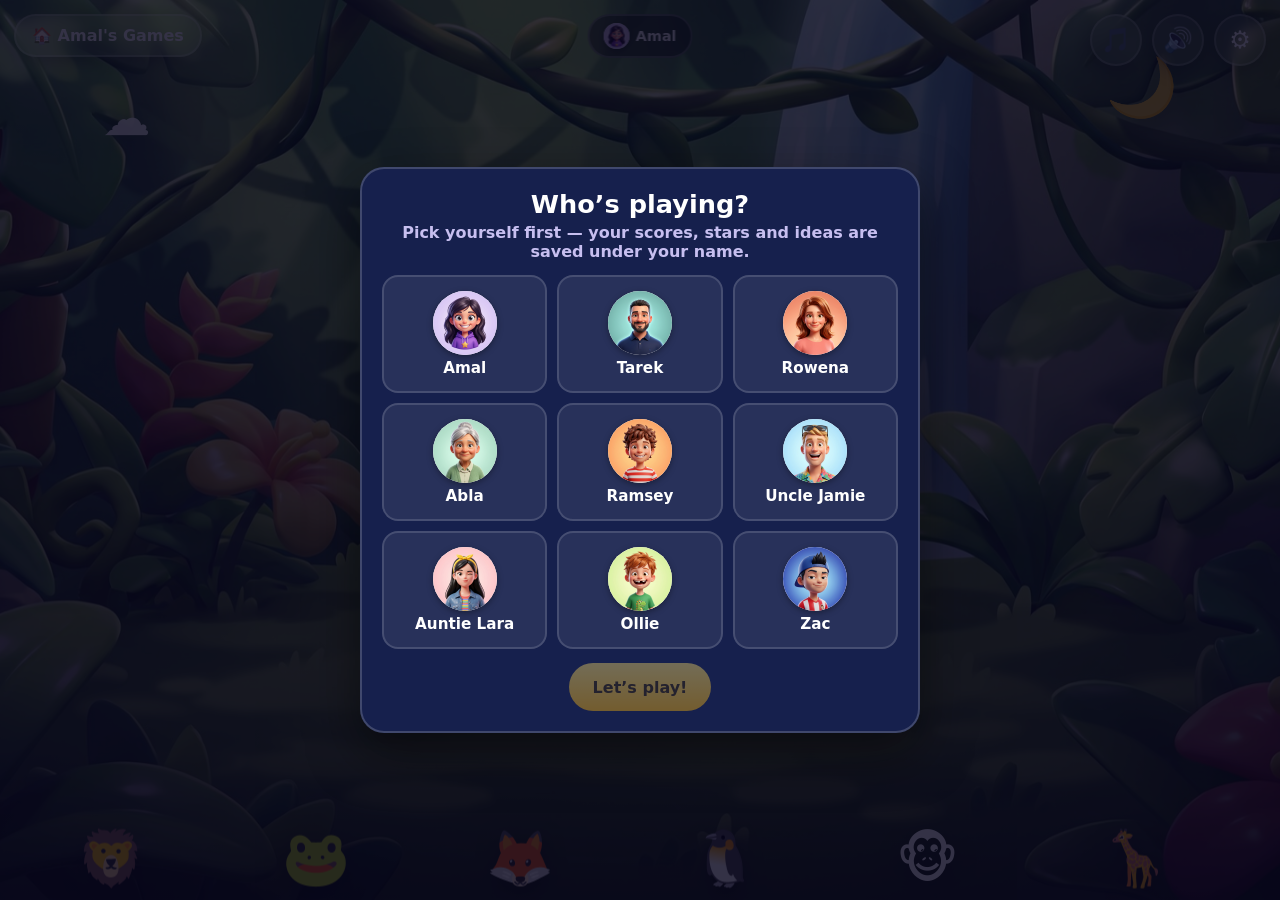
<file: animal-spot/index.html>
<!doctype html>
<html lang="en">
  <head>
    <meta charset="UTF-8" />
    <meta name="viewport" content="width=device-width, initial-scale=1.0, maximum-scale=1.0, user-scalable=no, viewport-fit=cover" />
    <meta name="description" content="Animal Spot! A friendly animal-spotting game for children." />
    <meta name="theme-color" content="#2f9e63" />
    <meta name="apple-mobile-web-app-capable" content="yes" />
    <meta name="apple-mobile-web-app-status-bar-style" content="black-translucent" />
    <meta name="apple-mobile-web-app-title" content="Animal Spot!" />
    <link rel="icon" href="./favicon.svg" type="image/svg+xml" />
    <link rel="apple-touch-icon" href="./icons/icon-192.png" />
    <link rel="manifest" href="./manifest.webmanifest" />
    <title>Animal Spot!</title>
    <script src="../shared/arcade.js"></script>
    <script type="module" crossorigin src="./assets/index-CWVRercg.js"></script>
    <link rel="stylesheet" crossorigin href="./assets/index-akIZkfzu.css">
  </head>
  <body>
    <div id="root"></div>
    <noscript>Animal Spot! needs JavaScript to play. Please enable it and reload.</noscript>
  </body>
</html>
</file>
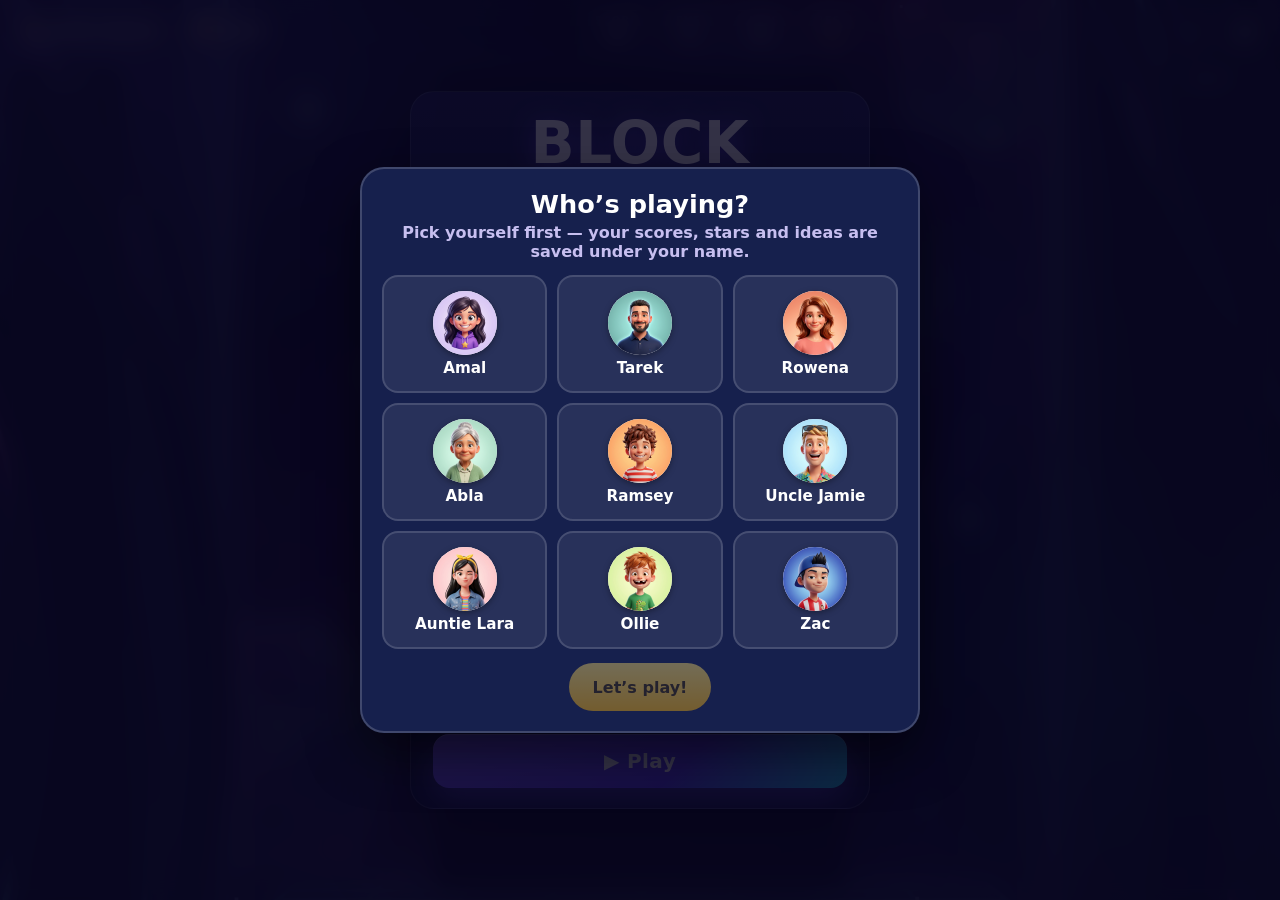
<file: block-blitz/index.html>
<!DOCTYPE html>
<html lang="en">
<head>
<meta charset="utf-8">
<meta name="viewport" content="width=device-width, initial-scale=1, maximum-scale=1, user-scalable=no">
<meta name="theme-color" content="#0a0e2a">
<meta name="description" content="Block Blitz — a fast, colourful falling-blocks puzzle game. Part of Amal's Games.">
<title>Block Blitz</title>
<script src="../shared/arcade.js"></script>
<style>
/* ============================================================
   Block Blitz — styles
   Dark navy/indigo arcade look, system fonts only, no assets.
   ============================================================ */
:root{
  --bg:#0a0e2a;
  --ink:#f1f3ff;
  --muted:#9ea7dc;
  --accent:#7c5cff;
  --accent2:#22d3ee;
  --gold:#ffd166;
  --panel:112px;
  --card:rgba(16,20,56,.72);
  --line:rgba(255,255,255,.1);
  --radius:16px;
  --font:"SF Pro Rounded", ui-rounded, "Segoe UI", system-ui, -apple-system, "Helvetica Neue", Arial, sans-serif;
}
*{box-sizing:border-box}
html,body{margin:0;height:100%;overflow:hidden;background:var(--bg);color:var(--ink);font-family:var(--font);-webkit-text-size-adjust:100%}
/* Neon-arcade photo backdrop (art/bg.jpg, cover-fit); --bg colour shows until/unless it loads */
body{position:fixed;inset:0;overscroll-behavior:none;touch-action:manipulation;-webkit-tap-highlight-color:transparent;-webkit-font-smoothing:antialiased;background:var(--bg) url(art/bg.jpg) center/cover no-repeat}

/* Drifting glow layer (+ dark wash so the HUD reads over the photo) + starfield canvas */
body::before{
  content:"";position:fixed;inset:-20%;z-index:0;pointer-events:none;
  background:
    radial-gradient(40% 35% at 20% 20%, rgba(124,92,255,.38), transparent 60%),
    radial-gradient(35% 35% at 80% 70%, rgba(34,211,238,.22), transparent 60%),
    radial-gradient(30% 30% at 62% 8%, rgba(244,63,94,.18), transparent 60%),
    linear-gradient(160deg,rgba(12,17,56,.45) 0%,rgba(10,14,42,.5) 50%,rgba(7,10,31,.6) 100%);
  animation:drift 40s ease-in-out infinite alternate;
}
@keyframes drift{from{transform:translate(0,0) rotate(0deg)}to{transform:translate(4%,3%) rotate(3deg)}}
#bg{position:fixed;inset:0;z-index:0;pointer-events:none;width:100%;height:100%}

#app{position:relative;z-index:1;display:flex;flex-direction:column;height:100vh;height:var(--vh,100vh);height:100dvh;padding-top:env(safe-area-inset-top)}

/* ---------- Top bar ---------- */
.topbar{display:flex;align-items:center;gap:10px;padding:8px 12px 6px;flex-wrap:wrap}
.home{color:var(--ink);text-decoration:none;font-weight:700;background:rgba(255,255,255,.08);border:1px solid var(--line);padding:8px 12px;border-radius:999px;white-space:nowrap;font-size:14px;line-height:1.2;transition:background .15s,transform .15s;min-height:44px;display:inline-flex;align-items:center}
.home:hover{background:rgba(255,255,255,.15)}
.home:active{transform:scale(.97)}
.topbar .arc-chip{padding:7px 11px;font-size:13px;background:rgba(255,255,255,.08);border-color:var(--line);min-height:44px}
.playing{color:var(--muted);font-size:14px;margin:-4px 0 12px}
.playing b{color:#fff}
.stats{display:flex;gap:6px;flex:1;justify-content:center;min-width:0}
.stat{display:flex;flex-direction:column;align-items:center;min-width:66px;padding:4px 8px;border-radius:12px;background:rgba(255,255,255,.06);border:1px solid var(--line)}
.stat .lbl{font-size:10px;letter-spacing:.12em;text-transform:uppercase;color:var(--muted);font-weight:700}
.stat .val{font-size:18px;font-weight:800;font-variant-numeric:tabular-nums;line-height:1.1;display:inline-block}
.stat.best .val{color:var(--gold)}
.val.pop{animation:pop .4s ease}
@keyframes pop{0%{transform:scale(1)}40%{transform:scale(1.3)}100%{transform:scale(1)}}
.actions{display:flex;gap:6px;margin-left:auto}
button{font-family:inherit}
button.icon{width:44px;height:44px;border-radius:12px;border:1px solid var(--line);background:rgba(255,255,255,.08);color:var(--ink);font-size:18px;cursor:pointer;display:flex;align-items:center;justify-content:center;transition:background .15s,transform .1s}
button.icon:hover{background:rgba(255,255,255,.16)}
button.icon:active{transform:scale(.94)}
button.icon:disabled{opacity:.4;cursor:default}
@media (max-width:560px){
  .stats{order:3;flex-basis:100%}
  .stat{flex:1;min-width:0;padding:3px 4px}
  .stat .val{font-size:16px}
}

/* ---------- Stage: hold | board | next ---------- */
.body{flex:1;min-height:0;display:flex;flex-direction:column}
#stage{flex:1;min-height:0;display:grid;grid-template-columns:var(--panel) minmax(0,1fr) var(--panel);grid-template-rows:minmax(0,1fr);grid-template-areas:"hold board next";gap:10px;padding:6px 12px 10px}
.panel{display:flex;flex-direction:column;background:var(--card);border:1px solid var(--line);border-radius:var(--radius);padding:8px;min-height:0;min-width:0;backdrop-filter:blur(8px);-webkit-backdrop-filter:blur(8px);box-shadow:0 10px 30px rgba(0,0,0,.25)}
.panel.hold{grid-area:hold}
.panel.next{grid-area:next}
.plabel{font-size:11px;letter-spacing:.16em;text-transform:uppercase;color:var(--muted);font-weight:800;text-align:center;margin-bottom:6px}
.pbox{flex:1;min-height:0;min-width:0;display:flex;align-items:flex-start;justify-content:center}
.pbox canvas{display:block}
.board-wrap{grid-area:board;min-width:0;min-height:0;display:flex;align-items:center;justify-content:center}
#board{display:block;border-radius:10px;background:rgba(7,10,34,.35);box-shadow:0 0 0 2px rgba(255,255,255,.1),0 24px 60px rgba(0,0,0,.55),0 0 48px rgba(124,92,255,.22);touch-action:none;-webkit-user-select:none;user-select:none;-webkit-touch-callout:none;cursor:pointer}
@media (max-width:900px){:root{--panel:96px}}
/* Compact portrait phones: hold + next in a row above the board */
@media (max-width:640px) and (orientation:portrait){
  #stage{grid-template-columns:minmax(0,1fr) minmax(0,2.4fr);grid-template-rows:84px minmax(0,1fr);grid-template-areas:"hold next" "board board";gap:8px;padding:4px 8px 8px}
  .panel{padding:6px 8px}
  .plabel{margin-bottom:4px}
  .pbox{align-items:center}
}

/* ---------- Touch controls ---------- */
.controls{display:none;grid-template-columns:repeat(6,minmax(0,1fr));gap:8px;padding:4px 10px calc(10px + env(safe-area-inset-bottom));width:100%;max-width:760px;margin:0 auto}
.touch .controls{display:grid}
.ctl{position:relative;min-height:58px;border-radius:16px;border:1px solid rgba(255,255,255,.14);background:linear-gradient(180deg,rgba(255,255,255,.13),rgba(255,255,255,.05));color:var(--ink);font-size:26px;font-weight:800;line-height:1;display:flex;flex-direction:column;align-items:center;justify-content:center;gap:3px;padding:6px 4px;touch-action:none;-webkit-user-select:none;user-select:none;-webkit-touch-callout:none;cursor:pointer;box-shadow:0 6px 16px rgba(0,0,0,.3);transition:transform .08s,background .08s}
.ctl small{font-size:10px;letter-spacing:.1em;text-transform:uppercase;color:var(--muted);font-weight:700}
.ctl.primary{background:linear-gradient(180deg,rgba(124,92,255,.8),rgba(124,92,255,.45));border-color:rgba(170,150,255,.6)}
.ctl.primary small{color:#e4dcff}
.ctl.pressed{transform:scale(.94);background:rgba(34,211,238,.4);border-color:rgba(34,211,238,.7)}
/* Short landscape (phones): controls beside the board in two columns */
@media (orientation:landscape) and (max-height:520px){
  :root{--panel:78px}
  .topbar{padding:4px 10px 2px}
  .body{flex-direction:row}
  #stage{padding:4px 8px 6px}
  .touch .controls{grid-template-columns:repeat(2,1fr);grid-auto-rows:minmax(0,1fr);width:172px;max-width:none;padding:4px 10px 6px 0;align-self:stretch}
  .ctl{min-height:0;font-size:22px}
  .ctl[data-act="left"]{order:1}.ctl[data-act="right"]{order:2}.ctl[data-act="down"]{order:3}
  .ctl[data-act="rotate"]{order:4}.ctl[data-act="hold"]{order:5}.ctl[data-act="drop"]{order:6}
}

/* ---------- Overlays ---------- */
.overlay{position:fixed;inset:0;z-index:10;display:flex;align-items:center;justify-content:center;padding:16px;background:rgba(5,7,24,.55);backdrop-filter:blur(10px);-webkit-backdrop-filter:blur(10px);opacity:0;visibility:hidden;transition:opacity .3s ease,visibility 0s linear .3s}
.overlay.show{opacity:1;visibility:visible;transition:opacity .3s ease}
#overScreen.show{transition-delay:.55s}
.card{width:min(460px,100%);max-height:100%;overflow:auto;background:linear-gradient(180deg,rgba(30,34,86,.94),rgba(14,17,48,.96));border:1px solid rgba(255,255,255,.14);border-radius:24px;padding:22px 22px 20px;box-shadow:0 30px 80px rgba(0,0,0,.6);text-align:center;-webkit-overflow-scrolling:touch}
.logo{font-size:clamp(36px,8vw,58px);font-weight:900;letter-spacing:.01em;line-height:1;display:flex;justify-content:center;gap:.25em;flex-wrap:wrap}
.logo .l1{color:#fff;text-shadow:0 4px 24px rgba(124,92,255,.6)}
.logo .l2{background:linear-gradient(90deg,#22d3ee,#7c5cff 55%,#ff5c8a);-webkit-background-clip:text;background-clip:text;color:transparent;filter:drop-shadow(0 4px 18px rgba(34,211,238,.35))}
.tag{margin:8px 0 14px;color:var(--muted);font-weight:700;letter-spacing:.08em;text-transform:uppercase;font-size:12px}
h2.title{margin:0 0 6px;font-size:clamp(28px,6vw,40px);font-weight:900}
.howto{text-align:left;background:rgba(255,255,255,.05);border:1px solid var(--line);border-radius:16px;padding:12px 14px;margin:0 0 14px}
.howto h3{margin:0 0 6px;font-size:13px;letter-spacing:.14em;text-transform:uppercase;color:var(--muted)}
.howto ul{margin:0 0 10px;padding-left:18px;font-size:14px;line-height:1.45}
.howto li{margin:2px 0}
.keys{display:grid;grid-template-columns:1fr 1fr;gap:4px 10px;font-size:12.5px;color:var(--muted)}
kbd{display:inline-block;min-width:20px;padding:1px 6px;border-radius:6px;background:rgba(255,255,255,.1);border:1px solid rgba(255,255,255,.2);border-bottom-width:2px;color:#fff;font-family:inherit;font-weight:700;font-size:11.5px;text-align:center}
.touchhint{margin:10px 0 0;font-size:12.5px;color:var(--muted);line-height:1.4}
.touch .touchhint{color:#cfd6ff}
.bestline{color:var(--muted);font-size:14px;margin-bottom:12px}
.bestline b{color:var(--gold)}
.hardbtn{width:100%;margin:0 0 10px}
.hardbtn.on{background:rgba(255,92,138,.22);border-color:rgba(255,92,138,.6);color:#fff}
.big{appearance:none;border:0;cursor:pointer;width:100%;padding:15px 20px;border-radius:16px;font-size:20px;font-weight:900;color:#fff;background:linear-gradient(135deg,#7c5cff,#5b3df5 60%,#22d3ee);box-shadow:0 12px 30px rgba(124,92,255,.45),inset 0 1px 0 rgba(255,255,255,.3);letter-spacing:.02em;transition:transform .12s,box-shadow .12s}
.big:hover{transform:translateY(-1px);box-shadow:0 16px 36px rgba(124,92,255,.55)}
.big:active{transform:scale(.98)}
.btnrow{display:flex;gap:10px;margin-top:10px}
.btn{flex:1;appearance:none;cursor:pointer;padding:12px 14px;border-radius:14px;font-size:15px;font-weight:800;color:var(--ink);background:rgba(255,255,255,.08);border:1px solid var(--line);text-decoration:none;display:flex;align-items:center;justify-content:center;transition:background .15s,transform .12s}
.btn:hover{background:rgba(255,255,255,.15)}
.btn:active{transform:scale(.98)}
.ovstats{display:grid;grid-template-columns:repeat(3,1fr);gap:8px;margin:14px 0}
.ovstat{background:rgba(255,255,255,.06);border:1px solid var(--line);border-radius:14px;padding:10px 6px}
.ovstat .lbl{display:block;font-size:10px;letter-spacing:.14em;text-transform:uppercase;color:var(--muted);font-weight:700}
.ovstat .val{display:block;font-size:24px;font-weight:900;font-variant-numeric:tabular-nums}
.badge{display:none;margin:0 auto 4px;padding:6px 14px;border-radius:999px;background:linear-gradient(90deg,#ffd166,#ff9f1c);color:#2b1d00;font-weight:900;font-size:13px;letter-spacing:.08em;text-transform:uppercase;animation:pop .6s ease}
.badge.show{display:inline-block}
.pausehint{color:var(--muted);font-size:14px;margin:4px 0 14px}
/* First-play hint toast (above the touch controls) */
#hint{position:fixed;left:50%;bottom:calc(96px + env(safe-area-inset-bottom));transform:translateX(-50%) translateY(8px);z-index:6;max-width:min(92vw,420px);padding:10px 16px;border-radius:999px;background:rgba(14,18,54,.92);border:1px solid rgba(255,255,255,.2);color:#fff;font-weight:800;font-size:14px;text-align:center;opacity:0;pointer-events:none;transition:opacity .3s,transform .3s;box-shadow:0 10px 30px rgba(0,0,0,.4)}
#hint.show{opacity:1;transform:translateX(-50%) translateY(0)}
body:not(.touch) #hint{bottom:24px}

@media (prefers-reduced-motion:reduce){
  body::before{animation:none}
  .val.pop,.badge{animation:none}
}
</style>
</head>
<body>
<canvas id="bg" aria-hidden="true"></canvas>

<div id="app">
  <header class="topbar">
    <a class="home" href="../">🏠 Amal's Games</a>
    <div class="stats" aria-label="Game stats">
      <div class="stat"><span class="lbl">Score</span><span class="val" id="hudScore">0</span></div>
      <div class="stat"><span class="lbl">Level</span><span class="val" id="hudLevel">1</span></div>
      <div class="stat"><span class="lbl">Lines</span><span class="val" id="hudLines">0</span></div>
      <div class="stat best"><span class="lbl">Best</span><span class="val" id="hudBest">0</span></div>
    </div>
    <div class="actions">
      <button id="btnPause" class="icon" aria-label="Pause" title="Pause (P)" disabled>⏸</button>
      <button id="btnMute" class="icon" aria-label="Mute sound" title="Mute">🔊</button>
    </div>
  </header>

  <div class="body">
    <main id="stage">
      <aside class="panel hold">
        <div class="plabel">Hold</div>
        <div class="pbox" id="holdBox"><canvas id="holdCanvas" aria-label="Held piece"></canvas></div>
      </aside>
      <section class="board-wrap" id="boardWrap">
        <canvas id="board" aria-label="Game board"></canvas>
      </section>
      <aside class="panel next">
        <div class="plabel">Next</div>
        <div class="pbox" id="nextBox"><canvas id="nextCanvas" aria-label="Next pieces"></canvas></div>
      </aside>
    </main>

    <nav id="controls" class="controls" aria-label="Touch controls">
      <button class="ctl" data-act="left" aria-label="Move left">◀</button>
      <button class="ctl" data-act="down" aria-label="Soft drop">▼</button>
      <button class="ctl" data-act="right" aria-label="Move right">▶</button>
      <button class="ctl" data-act="hold" aria-label="Hold piece">⇄<small>Hold</small></button>
      <button class="ctl" data-act="rotate" aria-label="Rotate">⟳<small>Rotate</small></button>
      <button class="ctl primary" data-act="drop" aria-label="Hard drop">⤓<small>Drop</small></button>
    </nav>
  </div>
</div>

<div id="hint" role="status" aria-live="polite"></div>

<!-- Start screen -->
<div class="overlay show" id="startScreen" role="dialog" aria-labelledby="startTitle">
  <div class="card">
    <div class="logo" id="startTitle"><span class="l1">BLOCK</span><span class="l2">BLITZ</span></div>
    <p class="tag">Stack · Clear · Blitz</p>
    <div class="playing">Playing as <b id="startPlayer">…</b></div>
    <div class="howto">
      <h3>How to play</h3>
      <ul>
        <li>Blocks fall from the top. Slide and spin them to fill whole rows.</li>
        <li>A full row clears and scores. Clear 4 at once for a <b>BLITZ</b>!</li>
        <li>Every 10 lines = next level = faster blocks. Chain clears for combos.</li>
        <li>Game over when the stack reaches the top.</li>
      </ul>
      <div class="keys">
        <div><kbd>←</kbd><kbd>→</kbd> Move</div>
        <div><kbd>↑</kbd> / <kbd>X</kbd> Rotate · <kbd>Z</kbd> back</div>
        <div><kbd>↓</kbd> Soft drop</div>
        <div><kbd>Space</kbd> Hard drop</div>
        <div><kbd>C</kbd> / <kbd>Shift</kbd> Hold</div>
        <div><kbd>P</kbd> / <kbd>Esc</kbd> Pause</div>
      </div>
      <p class="touchhint">Touch: use the buttons under the board, or swipe the board to move, flick down to drop, tap to rotate.</p>
    </div>
    <div class="bestline">Best score: <b id="startBest">0</b></div>
    <button class="btn hardbtn" id="btnHard" aria-pressed="false">🔥 Hard: OFF — start at level 5, speeds up faster</button>
    <button class="big" id="btnStart">▶ Play</button>
  </div>
</div>

<!-- Pause screen -->
<div class="overlay" id="pauseScreen" role="dialog" aria-labelledby="pauseTitle">
  <div class="card">
    <h2 class="title" id="pauseTitle">Paused</h2>
    <p class="pausehint">Take a breather. Your blocks will wait.</p>
    <button class="big" id="btnResume">▶ Resume</button>
    <div class="btnrow">
      <button class="btn" id="btnRestart">↻ Restart</button>
      <a class="btn" href="../">🏠 Home</a>
    </div>
  </div>
</div>

<!-- Game over screen -->
<div class="overlay" id="overScreen" role="dialog" aria-labelledby="overTitle">
  <div class="card">
    <span class="badge" id="newBest">★ New best score ★</span>
    <h2 class="title" id="overTitle">Game Over</h2>
    <div class="ovstats">
      <div class="ovstat"><span class="lbl">Score</span><span class="val" id="ovScore">0</span></div>
      <div class="ovstat"><span class="lbl">Lines</span><span class="val" id="ovLines">0</span></div>
      <div class="ovstat"><span class="lbl">Level</span><span class="val" id="ovLevel">1</span></div>
    </div>
    <button class="big" id="btnAgain">↻ Play Again</button>
    <div class="btnrow">
      <a class="btn" href="../">🏠 Amal's Games</a>
    </div>
  </div>
</div>

<script>
(() => {
'use strict';

/* ============================================================
   Block Blitz — game logic
   10x20 board (+2 hidden rows), 7-bag randomizer, SRS-style
   rotation with wall kicks, ghost, hold, next queue, lock delay,
   line-clear animation, Web Audio synth SFX, touch + keyboard.
   ============================================================ */

/* ---------- Constants ---------- */
const COLS = 10, ROWS = 20, HIDDEN = 2, TOTAL = ROWS + HIDDEN;
const LOCK_DELAY = 400;        // ms a grounded piece waits before locking
const MAX_LOCK_RESETS = 15;    // move/rotate resets allowed per row reached
const DAS = 170, ARR = 45;     // auto-shift delay / repeat (ms)
const SOFT_MS = 40;            // soft-drop row interval (ms)
const CLEAR_MS = 360;          // line-clear animation length (ms)
const LS = 'blockblitz-';      // localStorage key prefix
const K = (k) => (window.Arcade ? Arcade.key(k) : k);   // per-player namespaced key
const GAME_ID = 'block-blitz';
const TYPES = ['I', 'O', 'T', 'S', 'Z', 'J', 'L'];

const SHAPES = {
  I: { m: [[0,0,0,0],[1,1,1,1],[0,0,0,0],[0,0,0,0]], h: 188, s: 100, l: 56 },
  O: { m: [[1,1],[1,1]],                             h: 47,  s: 100, l: 56 },
  T: { m: [[0,1,0],[1,1,1],[0,0,0]],                 h: 272, s: 92,  l: 66 },
  S: { m: [[0,1,1],[1,1,0],[0,0,0]],                 h: 142, s: 78,  l: 50 },
  Z: { m: [[1,1,0],[0,1,1],[0,0,0]],                 h: 348, s: 95,  l: 62 },
  J: { m: [[1,0,0],[1,1,1],[0,0,0]],                 h: 222, s: 96,  l: 63 },
  L: { m: [[0,0,1],[1,1,1],[0,0,0]],                 h: 26,  s: 100, l: 58 },
};

/* SRS wall-kick tables (x right, y UP — flipped when applied) */
const KICKS = {
  '0>1': [[0,0],[-1,0],[-1,1],[0,-2],[-1,-2]],
  '1>0': [[0,0],[1,0],[1,-1],[0,2],[1,2]],
  '1>2': [[0,0],[1,0],[1,-1],[0,2],[1,2]],
  '2>1': [[0,0],[-1,0],[-1,1],[0,-2],[-1,-2]],
  '2>3': [[0,0],[1,0],[1,1],[0,-2],[1,-2]],
  '3>2': [[0,0],[-1,0],[-1,-1],[0,2],[-1,2]],
  '3>0': [[0,0],[-1,0],[-1,-1],[0,2],[-1,2]],
  '0>3': [[0,0],[1,0],[1,1],[0,-2],[1,-2]],
};
const KICKS_I = {
  '0>1': [[0,0],[-2,0],[1,0],[-2,-1],[1,2]],
  '1>0': [[0,0],[2,0],[-1,0],[2,1],[-1,-2]],
  '1>2': [[0,0],[-1,0],[2,0],[-1,2],[2,-1]],
  '2>1': [[0,0],[1,0],[-2,0],[1,-2],[-2,1]],
  '2>3': [[0,0],[2,0],[-1,0],[2,1],[-1,-2]],
  '3>2': [[0,0],[-2,0],[1,0],[-2,-1],[1,2]],
  '3>0': [[0,0],[1,0],[-2,0],[1,-2],[-2,1]],
  '0>3': [[0,0],[-1,0],[2,0],[-1,2],[2,-1]],
};

/* ---------- Piece definitions (precomputed rotations + colours) ---------- */
function rotateMatrix(m) {
  const n = m.length, r = Array.from({ length: n }, () => Array(n).fill(0));
  for (let y = 0; y < n; y++) for (let x = 0; x < n; x++) r[x][n - 1 - y] = m[y][x];
  return r;
}
function cellsOf(m) {
  const out = [];
  for (let y = 0; y < m.length; y++) for (let x = 0; x < m.length; x++) if (m[y][x]) out.push([x, y]);
  return out;
}
const hsl = (h, s, l) => `hsl(${h},${s}%,${l}%)`;
const PIECES = {};
for (const t of TYPES) {
  const def = SHAPES[t];
  const rots = []; let m = def.m;
  for (let i = 0; i < 4; i++) { rots.push(cellsOf(m)); m = rotateMatrix(m); }
  PIECES[t] = {
    size: def.m.length, rots,
    col: {
      base: hsl(def.h, def.s, def.l),
      light: hsl(def.h, def.s, Math.min(92, def.l + 20)),
      dark: hsl(def.h, def.s, Math.max(18, def.l - 22)),
    },
  };
}

/* ---------- Item art: shared/items/block.png (white glossy tile) tinted once per piece colour at boot.
   Tint = draw tile → multiply with the colour → destination-in with the tile to restore alpha.
   Until it loads (or if it never does) the vector drawCell() below is the fallback. ---------- */
const BLOCK_FILL = 0.748;                      // fraction of block.png's width the tile itself covers
const blockImg = new Image();
blockImg.src = '../shared/items/block.png';
const tintedBlocks = {};                       // type -> offscreen canvas
blockImg.addEventListener('load', () => {
  if (!(blockImg.complete && blockImg.naturalWidth > 0)) return;
  const S = 160;
  for (const t of TYPES) {
    const c = document.createElement('canvas'); c.width = c.height = S;
    const x = c.getContext('2d');
    x.drawImage(blockImg, 0, 0, S, S);
    x.globalCompositeOperation = 'multiply'; x.fillStyle = PIECES[t].col.base; x.fillRect(0, 0, S, S);
    x.globalCompositeOperation = 'destination-in'; x.drawImage(blockImg, 0, 0, S, S);
    tintedBlocks[t] = c;
  }
  spriteCache.clear();
});

/* ---------- Sound (Web Audio synthesis only) ---------- */
const Sfx = (() => {
  let ac = null, master = null;
  let muted = false;
  try { muted = localStorage.getItem(K(LS + 'muted')) === '1'; } catch (e) { /* storage unavailable */ }

  function ensure() {
    if (!ac) {
      const AC = window.AudioContext || window.webkitAudioContext;
      if (!AC) return false;
      ac = new AC();
      master = ac.createGain();
      master.gain.value = 0.5;
      master.connect(ac.destination);
    }
    if (ac.state === 'suspended') ac.resume();
    return true;
  }
  function tone({ f = 440, f2 = null, d = 0.1, type = 'square', v = 0.1, t = 0 }) {
    if (muted || !ac) return;
    const now = ac.currentTime + t;
    const o = ac.createOscillator(), g = ac.createGain();
    o.type = type;
    o.frequency.setValueAtTime(f, now);
    if (f2) o.frequency.exponentialRampToValueAtTime(f2, now + d);
    g.gain.setValueAtTime(0.0001, now);
    g.gain.exponentialRampToValueAtTime(v, now + 0.006);
    g.gain.exponentialRampToValueAtTime(0.0001, now + d);
    o.connect(g).connect(master);
    o.start(now); o.stop(now + d + 0.02);
  }
  function noise(d = 0.15, v = 0.2, t = 0) {
    if (muted || !ac) return;
    const now = ac.currentTime + t;
    const len = Math.floor(ac.sampleRate * d);
    const buf = ac.createBuffer(1, len, ac.sampleRate);
    const data = buf.getChannelData(0);
    for (let i = 0; i < len; i++) data[i] = (Math.random() * 2 - 1) * (1 - i / len);
    const src = ac.createBufferSource(); src.buffer = buf;
    const flt = ac.createBiquadFilter(); flt.type = 'lowpass'; flt.frequency.value = 900;
    const g = ac.createGain();
    g.gain.setValueAtTime(v, now);
    g.gain.exponentialRampToValueAtTime(0.0001, now + d);
    src.connect(flt).connect(g).connect(master);
    src.start(now);
  }
  return {
    ensure,
    get ac() { return ac; },
    get master() { return master; },
    get muted() { return muted; },
    setMuted(m) {
      muted = m;
      try { localStorage.setItem(K(LS + 'muted'), m ? '1' : '0'); } catch (e) { /* ignore */ }
    },
    best()   { [784, 988, 1175, 1568, 1175, 1568, 1976].forEach((f, i) => tone({ f, d: 0.16, type: 'triangle', v: 0.08, t: i * 0.07 })); },
    move()   { tone({ f: 520, d: 0.035, type: 'square', v: 0.045 }); },
    rotate() { tone({ f: 620, f2: 880, d: 0.07, type: 'triangle', v: 0.08 }); },
    soft()   { tone({ f: 300, d: 0.03, type: 'square', v: 0.03 }); },
    hard()   { tone({ f: 200, f2: 60, d: 0.14, type: 'sawtooth', v: 0.12 }); noise(0.12, 0.18); },
    lock()   { tone({ f: 260, f2: 180, d: 0.07, type: 'triangle', v: 0.09 }); },
    hold()   { tone({ f: 500, f2: 750, d: 0.09, type: 'sine', v: 0.09 }); },
    clear(n) {
      const notes = n >= 4 ? [523, 659, 784, 1047, 1319] : [523, 659, 784, 1047].slice(0, n + 1);
      notes.forEach((f, i) => tone({ f, d: 0.16, type: n >= 4 ? 'sawtooth' : 'triangle', v: 0.09, t: i * 0.055 }));
      if (n >= 4) noise(0.25, 0.12, 0.1);
    },
    combo(k) { tone({ f: 700 + k * 80, f2: 1000 + k * 80, d: 0.1, type: 'sine', v: 0.07, t: 0.25 }); },
    levelUp() { [660, 784, 988, 1319].forEach((f, i) => tone({ f, d: 0.18, type: 'square', v: 0.07, t: 0.3 + i * 0.09 })); },
    over()   { [440, 370, 311, 262].forEach((f, i) => tone({ f, d: 0.3, type: 'sawtooth', v: 0.08, t: i * 0.18 })); },
    start()  { [523, 659, 784].forEach((f, i) => tone({ f, d: 0.12, type: 'triangle', v: 0.08, t: i * 0.08 })); },
    pause()  { tone({ f: 440, f2: 330, d: 0.1, type: 'triangle', v: 0.06 }); },
  };
})();

/* ---------- Music: looping chiptune arpeggio, scheduled ahead on the audio clock ---------- */
function makeMusic(getCtx, getDest, song) {
  let timer = 0, step = 0, nextT = 0, bus = null;
  const STEP = 60 / song.bpm / 4;                                   // one 16th note
  const hz = (semi) => song.root * Math.pow(2, semi / 12);
  function note(ac, f, t, d, type, v) {
    const o = ac.createOscillator(), g = ac.createGain();
    o.type = type; o.frequency.setValueAtTime(f, t);
    g.gain.setValueAtTime(0.0001, t); g.gain.exponentialRampToValueAtTime(v, t + 0.012); g.gain.exponentialRampToValueAtTime(0.0001, t + d);
    o.connect(g).connect(bus); o.start(t); o.stop(t + d + 0.03);
  }
  function tick() {
    const ac = getCtx(); if (!ac) return;
    while (nextT < ac.currentTime + 0.3) {
      const ch = song.chords[Math.floor(step / 16) % song.chords.length], i = step % 16;
      const a = song.arp[i % song.arp.length];
      if (a !== null) note(ac, hz(ch[a % ch.length] + 12 * Math.floor(a / ch.length)), nextT, STEP * 0.9, song.lead, song.vol);
      if (i % 8 === 0) note(ac, hz(ch[0] - 12), nextT, STEP * 3.6, song.bass, song.vol * 0.8);
      if (i % 8 === 4) note(ac, hz(ch[2 % ch.length] - 12), nextT, STEP * 1.8, song.bass, song.vol * 0.55);
      nextT += STEP; step++;
    }
  }
  return {
    start() {
      const ac = getCtx(); if (!ac || timer) return;
      if (!bus) { bus = ac.createGain(); const lp = ac.createBiquadFilter(); lp.type = 'lowpass'; lp.frequency.value = 2400; bus.connect(lp).connect(getDest()); }
      nextT = ac.currentTime + 0.05; step = 0; tick(); timer = setInterval(tick, 120);
    },
    stop() { if (timer) clearInterval(timer); timer = 0; },
    get on() { return !!timer; },
  };
}
// A minor arcade loop: Am · F · C · G at 120 BPM (semitones from A3)
const Music = makeMusic(() => Sfx.ac, () => Sfx.master, {
  bpm: 120, root: 220, lead: 'square', bass: 'triangle', vol: 0.035,
  chords: [[0, 3, 7], [-4, 0, 3], [3, 7, 10], [-2, 2, 5]],
  arp: [0, 1, 2, 3, 2, 1, 0, 2, 1, 3, 4, 3, 2, 1, 0, null],
});

/* ---------- DOM ---------- */
const $ = (id) => document.getElementById(id);
const canvas = $('board'), ctx = canvas.getContext('2d');
const holdCanvas = $('holdCanvas'), hctx = holdCanvas.getContext('2d');
const nextCanvas = $('nextCanvas'), nctx = nextCanvas.getContext('2d');
const bgCanvas = $('bg'), bctx = bgCanvas.getContext('2d');
const boardWrap = $('boardWrap'), holdBox = $('holdBox'), nextBox = $('nextBox');
const elScore = $('hudScore'), elLevel = $('hudLevel'), elLines = $('hudLines'), elBest = $('hudBest');
const btnPause = $('btnPause'), btnMute = $('btnMute');
const startScreen = $('startScreen'), pauseScreen = $('pauseScreen'), overScreen = $('overScreen');
const compactMQ = window.matchMedia('(max-width:640px) and (orientation:portrait)');
const reducedMotion = window.matchMedia('(prefers-reduced-motion: reduce)').matches;

/* ---------- Game state ---------- */
const G = {
  state: 'start',            // start | playing | paused | over
  board: [], cur: null, holdType: null, holdUsed: false, queue: [], bag: [],
  score: 0, lines: 0, level: 1, startLevel: 1, best: 0, startBest: 0, combo: -1,
  gravAcc: 0, lockTimer: 0, lockResets: 0, lowestY: 0,
  softDrop: false, moveDir: 0, dasTimer: 0, dasCharged: false, leftHeld: false, rightHeld: false,
  clearing: false, clearRows: [], clearSet: null, clearT: 0,
  flash: 0, shake: 0, overT: 0,
  floats: [], particles: [],
};
function loadBest() {
  try { G.best = parseInt(localStorage.getItem(K(LS + 'best')) || '0', 10) || 0; } catch (e) { G.best = 0; }
}
loadBest();

let cell = 24, pc = 16, dpr = 1, compact = false;
const spriteCache = new Map();
const fmt = (n) => n.toLocaleString('en-US');
let hard = false;                              // K('blockblitz-hard'): start at level 5, max speed by ~level 11 instead of ~15
try { hard = localStorage.getItem(K(LS + 'hard')) === '1'; } catch (e) { /* storage unavailable */ }
const gravityMs = (level) => Math.max(70, Math.round(900 * Math.pow(hard ? 0.78 : 0.84, level - 1)));
const emptyRow = () => Array(COLS).fill(null);

function saveBest() {
  try { localStorage.setItem(K(LS + 'best'), String(G.best)); } catch (e) { /* ignore */ }
}

/* ---------- Board helpers ---------- */
function collides(type, rot, x, y) {
  const cells = PIECES[type].rots[rot];
  for (let i = 0; i < cells.length; i++) {
    const bx = x + cells[i][0], by = y + cells[i][1];
    if (bx < 0 || bx >= COLS || by >= TOTAL) return true;
    if (by >= 0 && G.board[by][bx]) return true;
  }
  return false;
}
function grounded() {
  const p = G.cur;
  return !!p && collides(p.type, p.rot, p.x, p.y + 1);
}
function dropY() {
  const p = G.cur; let y = p.y;
  while (!collides(p.type, p.rot, p.x, y + 1)) y++;
  return y;
}
function tryMove(dx, dy) {
  const p = G.cur;
  if (!p || collides(p.type, p.rot, p.x + dx, p.y + dy)) return false;
  p.x += dx; p.y += dy;
  return true;
}
function tryRotate(dir) {
  const p = G.cur; if (!p) return false;
  const from = p.rot, to = (from + dir + 4) % 4;
  const kicks = p.type === 'O' ? [[0, 0]] : (p.type === 'I' ? KICKS_I : KICKS)[from + '>' + to];
  for (const [kx, ky] of kicks) {
    const nx = p.x + kx, ny = p.y - ky;   // SRS y is up; ours is down
    if (!collides(p.type, to, nx, ny)) { p.x = nx; p.y = ny; p.rot = to; return true; }
  }
  return false;
}
/* Called after a successful input move/rotate: reset lock delay (limited) */
function afterInputMove() {
  if (grounded() && G.lockResets < MAX_LOCK_RESETS) { G.lockTimer = 0; G.lockResets++; }
}

/* ---------- Randomizer / spawning ---------- */
function shuffle(a) {
  for (let i = a.length - 1; i > 0; i--) { const j = Math.floor(Math.random() * (i + 1)); [a[i], a[j]] = [a[j], a[i]]; }
  return a;
}
function fillQueue() {
  while (G.queue.length < 5) {
    if (!G.bag.length) G.bag = shuffle(TYPES.slice());
    G.queue.push(G.bag.pop());
  }
}
function spawn(type) {
  const P = PIECES[type], cells = P.rots[0];
  let top = 9; for (const c of cells) top = Math.min(top, c[1]);
  const p = { type, rot: 0, x: Math.floor((COLS - P.size) / 2), y: HIDDEN - top };
  let placed = false;
  for (let k = 0; k <= HIDDEN; k++) {
    if (!collides(type, 0, p.x, p.y - k)) { p.y -= k; placed = true; break; }
  }
  if (!placed) { G.cur = null; gameOver(); return; }
  G.cur = p;
  G.gravAcc = 0; G.lockTimer = 0; G.lockResets = 0; G.lowestY = p.y; G.dasTimer = 0;
}
function spawnNext() {
  const t = G.queue.shift();
  fillQueue();
  spawn(t);
}

/* ---------- Locking & clearing ---------- */
function lockPiece() {
  const p = G.cur; if (!p) return;
  const cells = PIECES[p.type].rots[p.rot];
  let anyVisible = false;
  for (const [cx, cy] of cells) {
    const bx = p.x + cx, by = p.y + cy;
    if (by < 0) { G.cur = null; gameOver(); return; }
    G.board[by][bx] = p.type;
    if (by >= HIDDEN) anyVisible = true;
  }
  G.cur = null; G.holdUsed = false;
  if (!anyVisible) { gameOver(); return; }   // locked entirely above the visible board
  const full = [];
  for (let r = 0; r < TOTAL; r++) if (G.board[r].every(Boolean)) full.push(r);
  if (full.length) startClear(full);
  else { G.combo = -1; Sfx.lock(); spawnNext(); }
}
function startClear(rows) {
  G.clearing = true; G.clearRows = rows; G.clearSet = new Set(rows); G.clearT = 0;
  const n = rows.length;
  G.combo++;
  const base = [0, 100, 300, 500, 800][n] * G.level;
  const bonus = G.combo >= 1 ? 50 * G.combo * G.level : 0;
  G.score += base + bonus;
  G.lines += n;
  const midRow = (rows[0] + rows[rows.length - 1]) / 2;
  const cx = COLS * cell / 2, cy = (midRow - HIDDEN + 0.5) * cell;
  const names = ['', 'Single', 'Double', 'Triple', 'BLITZ!'];
  addFloat(names[n], cx, cy - cell * 0.9, n === 4 ? '#ffd166' : '#ffffff', n === 4 ? cell * 1.5 : cell * 0.95, 0);
  addFloat('+' + fmt(base), cx, cy + cell * 0.6, '#8cf5ff', cell * 1.1, 60);
  if (bonus) { addFloat(`COMBO ×${G.combo + 1}  +${fmt(bonus)}`, cx, cy + cell * 1.9, '#ff9ecb', cell * 0.8, 160); Sfx.combo(G.combo); }
  Sfx.clear(n);
  spawnParticles(rows);
  const newLevel = Math.floor(G.lines / 10) + G.startLevel;
  if (newLevel > G.level) {
    G.level = newLevel;
    addFloat(`LEVEL ${G.level}!`, cx, cell * 4, '#c4b5fd', cell * 1.3, 450);
    G.flash = Math.max(G.flash, 0.7); G.shake = Math.max(G.shake, 0.8);
    popEl(elLevel);
    Sfx.levelUp();
  }
  bumpBest(cx, cell * 6);
  popEl(elScore);
  G.shake = Math.max(G.shake, n >= 4 ? 1.2 : 0.5);
}
/* Score passed the previous best for the first time this game: jingle + banner */
function bumpBest(x, y) {
  if (G.score <= G.best) return;
  G.best = G.score;
  if (!G.bestShown && G.startBest > 0) { G.bestShown = true; addFloat('★ NEW BEST! ★', x, y, '#ffd166', cell * 1.1, 500); Sfx.best(); popEl(elBest); }
}
function finishClear() {
  const set = G.clearSet;
  const keep = G.board.filter((_, r) => !set.has(r));
  while (keep.length < TOTAL) keep.unshift(emptyRow());
  G.board = keep;
  G.clearing = false; G.clearRows = []; G.clearSet = null;
  spawnNext();
}

/* ---------- Effects: floating text, particles ---------- */
function addFloat(text, x, y, color, size, delay) {
  G.floats.push({ text, x, y, color, size, age: -delay, life: 950 });
}
function spawnParticles(rows) {
  const reduce = reducedMotion ? 1 : 2;
  for (const r of rows) {
    for (let x = 0; x < COLS; x++) {
      const t = G.board[r][x]; if (!t) continue;
      for (let k = 0; k < reduce; k++) {
        G.particles.push({
          x: (x + 0.5) * cell, y: (r - HIDDEN + 0.5) * cell,
          vx: (Math.random() - 0.5) * 0.35, vy: -0.15 - Math.random() * 0.35,
          age: 0, life: 600 + Math.random() * 300, col: PIECES[t].col.light,
          size: cell * (0.12 + Math.random() * 0.14),
        });
      }
    }
  }
  if (G.particles.length > 220) G.particles.splice(0, G.particles.length - 220);
}
function popEl(el) {
  el.classList.remove('pop'); void el.offsetWidth; el.classList.add('pop');
}

/* ---------- Game flow ---------- */
function resetGame() {
  G.board = Array.from({ length: TOTAL }, emptyRow);
  G.cur = null; G.holdType = null; G.holdUsed = false; G.queue = []; G.bag = [];
  G.score = 0; G.lines = 0; G.level = G.startLevel = hard ? 5 : 1; G.combo = -1;
  G.gravAcc = 0; G.lockTimer = 0; G.lockResets = 0; G.lowestY = 0;
  G.softDrop = false; G.moveDir = 0; G.dasTimer = 0; G.dasCharged = false; G.leftHeld = false; G.rightHeld = false;
  G.clearing = false; G.clearRows = []; G.clearSet = null; G.clearT = 0;
  G.floats = []; G.particles = []; G.flash = 0; G.shake = 0; G.overT = 0; G.bestShown = false;
  fillQueue();
}
/* First-play hint (once per player) */
let hintTimer = 0;
function showHint(text, ms) {
  const h = $('hint'); h.textContent = text; h.classList.add('show');
  clearTimeout(hintTimer); hintTimer = setTimeout(() => h.classList.remove('show'), ms || 4500);
}
function firstPlayHint() {
  let seen = false;
  try { seen = localStorage.getItem(K(LS + 'hinted')) === '1'; localStorage.setItem(K(LS + 'hinted'), '1'); } catch (e) { /* ignore */ }
  if (seen) return;
  showHint(document.body.classList.contains('touch') ? '👆 Swipe to move · tap to spin · flick down to drop!' : '⌨️ ← → move · ↑ spin · Space to drop!', 5000);
}
function hideOverlays() {
  startScreen.classList.remove('show');
  pauseScreen.classList.remove('show');
  overScreen.classList.remove('show');
}
function setPauseButton() {
  const playing = G.state === 'playing', paused = G.state === 'paused';
  btnPause.disabled = !(playing || paused);
  btnPause.textContent = paused ? '▶' : '⏸';
  btnPause.setAttribute('aria-label', paused ? 'Resume' : 'Pause');
  btnPause.title = paused ? 'Resume (P)' : 'Pause (P)';
}
function startGame() {
  Sfx.ensure();
  G.startBest = G.best;
  resetGame();
  G.state = 'playing';
  hideOverlays();
  setPauseButton();
  spawnNext();
  Sfx.start();
  firstPlayHint();
}
function releaseInputs() {
  G.softDrop = false; G.moveDir = 0; G.leftHeld = false; G.rightHeld = false; G.dasCharged = false;
}
function pauseGame() {
  if (G.state !== 'playing') return;
  G.state = 'paused';
  releaseInputs();
  pauseScreen.classList.add('show');
  setPauseButton();
  Sfx.pause();
}
function resumeGame() {
  if (G.state !== 'paused') return;
  G.state = 'playing';
  pauseScreen.classList.remove('show');
  setPauseButton();
  Sfx.ensure();
}
function togglePause() {
  if (G.state === 'playing') pauseGame();
  else if (G.state === 'paused') resumeGame();
}
function gameOver() {
  if (G.state === 'over') return;
  G.state = 'over';
  G.cur = null; G.clearing = false; G.overT = 0;
  releaseInputs();
  if (G.score > G.best) G.best = G.score;
  saveBest();
  $('hint').classList.remove('show');
  $('ovScore').textContent = fmt(G.score);
  $('ovLines').textContent = fmt(G.lines);
  $('ovLevel').textContent = String(G.level);
  $('newBest').classList.toggle('show', G.score > G.startBest && G.score > 0);
  if (window.Arcade) {
    Arcade.record(GAME_ID, G.score, { lines: G.lines, level: G.level });
    if (!overScreen.querySelector('.arc-rate')) $('btnAgain').before(Arcade.ratingWidget(GAME_ID));
  }
  overScreen.classList.add('show');
  setPauseButton();
  Sfx.over();
}

/* ---------- Player actions ---------- */
function canAct() { return G.state === 'playing' && !!G.cur && !G.clearing; }
function inputMove(dir) {
  if (!canAct()) return;
  if (tryMove(dir, 0)) { Sfx.move(); afterInputMove(); }
}
function rotate(dir) {
  if (!canAct()) return;
  if (tryRotate(dir)) { Sfx.rotate(); afterInputMove(); }
}
function hardDrop() {
  if (!canAct()) return;
  let n = 0;
  while (tryMove(0, 1)) n++;
  G.score += n * 2;
  bumpBest(COLS * cell / 2, cell * 6);
  G.flash = 1; G.shake = Math.max(G.shake, 0.8);
  Sfx.hard();
  lockPiece();
}
function setSoft(on) {
  G.softDrop = on;
  if (on && canAct() && tryMove(0, 1)) {
    G.score += 1; G.gravAcc = 0; Sfx.soft();
    if (G.cur.y > G.lowestY) { G.lowestY = G.cur.y; G.lockResets = 0; }
  }
}
function hold() {
  if (!canAct() || G.holdUsed) return;
  G.holdUsed = true;
  const t = G.cur.type;
  if (G.holdType) { const h = G.holdType; G.holdType = t; spawn(h); }
  else { G.holdType = t; spawnNext(); }
  Sfx.hold();
}
function startMove(dir) {
  G.moveDir = dir; G.dasTimer = 0; G.dasCharged = false;
  inputMove(dir);
}
function endMove(dir) {
  if (G.moveDir !== dir) return;
  const other = dir === -1 ? (G.rightHeld ? 1 : 0) : (G.leftHeld ? -1 : 0);
  if (other) startMove(other); else G.moveDir = 0;
}
function handleRepeat(dt) {
  if (!G.moveDir) return;
  G.dasTimer += dt;
  if (!G.dasCharged) {
    if (G.dasTimer >= DAS) { G.dasCharged = true; G.dasTimer -= DAS; inputMove(G.moveDir); }
  } else {
    let guard = 0;
    while (G.dasTimer >= ARR && guard++ < COLS) { G.dasTimer -= ARR; inputMove(G.moveDir); }
  }
}

/* ---------- Fixed-step game update ---------- */
function update(dt) {
  if (G.state !== 'playing') return;
  if (G.clearing) {
    G.clearT += dt;
    if (G.clearT >= CLEAR_MS) finishClear();
    return;
  }
  if (!G.cur) return;
  handleRepeat(dt);
  if (!G.cur) return;

  const g = gravityMs(G.level);
  const interval = G.softDrop ? Math.min(g, SOFT_MS) : g;
  G.gravAcc += dt;
  let guard = 0;
  while (G.gravAcc >= interval && guard++ < TOTAL) {
    G.gravAcc -= interval;
    if (!tryMove(0, 1)) { G.gravAcc = 0; break; }
    if (G.softDrop) { G.score += 1; if (G.score > G.best) G.best = G.score; }
    if (G.cur.y > G.lowestY) { G.lowestY = G.cur.y; G.lockResets = 0; }
  }
  if (grounded()) {
    G.lockTimer += dt;
    if (G.lockTimer >= LOCK_DELAY) lockPiece();
  } else {
    G.lockTimer = 0;
  }
}
function updateEffects(dt) {
  if (G.flash > 0) G.flash = Math.max(0, G.flash - dt / 140);
  if (G.shake > 0) G.shake = Math.max(0, G.shake - dt / 130);
  if (G.state === 'over') G.overT = Math.min(1, G.overT + dt / 700);
  for (let i = G.floats.length - 1; i >= 0; i--) {
    const f = G.floats[i]; f.age += dt;
    if (f.age > f.life) G.floats.splice(i, 1);
  }
  for (let i = G.particles.length - 1; i >= 0; i--) {
    const p = G.particles[i]; p.age += dt;
    if (p.age > p.life) { G.particles.splice(i, 1); continue; }
    p.vy += 0.0011 * dt; p.x += p.vx * dt; p.y += p.vy * dt;
  }
}

/* ---------- Rendering ---------- */
function rr(c, x, y, w, h, r) {
  r = Math.min(r, w / 2, h / 2);
  c.beginPath();
  c.moveTo(x + r, y);
  c.arcTo(x + w, y, x + w, y + h, r);
  c.arcTo(x + w, y + h, x, y + h, r);
  c.arcTo(x, y + h, x, y, r);
  c.arcTo(x, y, x + w, y, r);
  c.closePath();
}
/* Draw one glossy rounded block at (px,py) with the given size */
function drawCell(c, px, py, size, col) {
  const inset = Math.max(1, size * 0.06), r = Math.max(2, size * 0.2);
  const x = px + inset, y = py + inset, s = size - inset * 2;
  const g = c.createLinearGradient(x, y, x, y + s);
  g.addColorStop(0, col.light); g.addColorStop(0.5, col.base); g.addColorStop(1, col.dark);
  c.fillStyle = g; rr(c, x, y, s, s, r); c.fill();
  c.fillStyle = 'rgba(255,255,255,0.28)'; rr(c, x + s * 0.14, y + s * 0.1, s * 0.72, s * 0.26, r * 0.8); c.fill();
  c.fillStyle = 'rgba(0,0,0,0.18)'; rr(c, x + s * 0.1, y + s * 0.8, s * 0.8, s * 0.12, r * 0.6); c.fill();
}
/* Pre-rendered block sprite per type/size (cached) */
function getSprite(type, size) {
  const key = type + ':' + size + ':' + dpr;
  let spr = spriteCache.get(key);
  if (!spr) {
    spr = document.createElement('canvas');
    spr.width = Math.max(1, Math.round(size * dpr)); spr.height = spr.width;
    const sc = spr.getContext('2d');
    sc.setTransform(dpr, 0, 0, dpr, 0, 0);
    const tile = tintedBlocks[type];
    if (tile) {
      // scale so the tile covers the cell minus the same 6% inset the vector block uses
      const d = size * 0.88 / BLOCK_FILL, o = (size - d) / 2;
      sc.drawImage(tile, o, o, d, d);
    } else drawCell(sc, 0, 0, size, PIECES[type].col);
    spriteCache.set(key, spr);
  }
  return spr;
}
function drawGhostCell(c, px, py, size, col) {
  const inset = Math.max(1, size * 0.08), r = Math.max(2, size * 0.2);
  const x = px + inset, y = py + inset, s = size - inset * 2;
  c.globalAlpha = 0.16; c.fillStyle = col.base; rr(c, x, y, s, s, r); c.fill();
  c.globalAlpha = 0.65; c.lineWidth = Math.max(1.5, size * 0.08); c.strokeStyle = col.base; c.stroke();
  c.globalAlpha = 1;
}
function render() {
  const W = cell * COLS, H = cell * ROWS;
  ctx.setTransform(dpr, 0, 0, dpr, 0, 0);
  ctx.clearRect(0, 0, W, H);
  if (G.shake > 0 && !reducedMotion) {
    const a = G.shake * 3;
    ctx.translate((Math.random() - 0.5) * a, (Math.random() - 0.5) * a);
  }
  // Board background + grid (semi-opaque so the arcade photo shows through; blocks stay readable)
  const bg = ctx.createLinearGradient(0, 0, 0, H);
  bg.addColorStop(0, 'rgba(12,16,46,0.6)'); bg.addColorStop(1, 'rgba(6,8,26,0.72)');
  ctx.fillStyle = bg; ctx.fillRect(-4, -4, W + 8, H + 8);
  ctx.strokeStyle = 'rgba(255,255,255,0.05)'; ctx.lineWidth = 1; ctx.beginPath();
  for (let x = 1; x < COLS; x++) { ctx.moveTo(x * cell + 0.5, 0); ctx.lineTo(x * cell + 0.5, H); }
  for (let y = 1; y < ROWS; y++) { ctx.moveTo(0, y * cell + 0.5); ctx.lineTo(W, y * cell + 0.5); }
  ctx.stroke();

  // Locked cells
  const cs = G.clearing ? G.clearSet : null;
  for (let r = HIDDEN; r < TOTAL; r++) {
    if (cs && cs.has(r)) continue;
    const row = G.board[r];
    for (let x = 0; x < COLS; x++) {
      const t = row[x]; if (!t) continue;
      ctx.drawImage(getSprite(t, cell), x * cell, (r - HIDDEN) * cell, cell, cell);
    }
  }
  // Line-clear animation: brighten, then collapse to a bright line
  if (G.clearing) {
    const p = Math.min(1, G.clearT / CLEAR_MS);
    for (const r of G.clearRows) {
      const y = (r - HIDDEN) * cell;
      if (p < 0.35) {
        const k = p / 0.35;
        for (let x = 0; x < COLS; x++) {
          const t = G.board[r][x]; if (t) ctx.drawImage(getSprite(t, cell), x * cell, y, cell, cell);
        }
        ctx.fillStyle = `rgba(255,255,255,${(0.15 + 0.75 * k).toFixed(3)})`;
        rr(ctx, 1, y + 1, W - 2, cell - 2, cell * 0.2); ctx.fill();
      } else {
        const k = (p - 0.35) / 0.65, h = Math.max(1, cell * (1 - k));
        ctx.globalAlpha = 1 - k * 0.7;
        ctx.fillStyle = '#ffffff';
        ctx.fillRect(0, y + (cell - h) / 2, W, h);
        ctx.globalAlpha = 1;
      }
    }
  }
  // Ghost + current piece
  if (G.cur && G.state !== 'over') {
    const p = G.cur, cells = PIECES[p.type].rots[p.rot], col = PIECES[p.type].col;
    const gy = dropY();
    if (gy !== p.y) for (const [cx, cy] of cells) drawGhostCell(ctx, (p.x + cx) * cell, (gy + cy - HIDDEN) * cell, cell, col);
    const spr = getSprite(p.type, cell);
    const lockK = G.lockTimer > 0 ? Math.min(1, G.lockTimer / LOCK_DELAY) : 0;
    for (const [cx, cy] of cells) {
      const px = (p.x + cx) * cell, py = (p.y + cy - HIDDEN) * cell;
      ctx.drawImage(spr, px, py, cell, cell);
      if (lockK > 0) { ctx.fillStyle = `rgba(255,255,255,${(lockK * 0.35).toFixed(3)})`; rr(ctx, px + 2, py + 2, cell - 4, cell - 4, cell * 0.2); ctx.fill(); }
    }
  }
  // Particles
  for (const q of G.particles) {
    const a = 1 - q.age / q.life;
    ctx.globalAlpha = a; ctx.fillStyle = q.col;
    rr(ctx, q.x - q.size / 2, q.y - q.size / 2, q.size, q.size, q.size * 0.3); ctx.fill();
  }
  ctx.globalAlpha = 1;
  // Floating text
  ctx.textAlign = 'center'; ctx.textBaseline = 'middle';
  for (const f of G.floats) {
    if (f.age < 0) continue;
    const k = f.age / f.life;
    ctx.globalAlpha = 1 - k * k;
    ctx.font = `900 ${Math.round(f.size)}px ${getComputedStyle(document.body).fontFamily}`;
    const y = f.y - k * cell * 1.6;
    ctx.lineWidth = Math.max(2, f.size * 0.16); ctx.lineJoin = 'round';
    ctx.strokeStyle = 'rgba(5,7,24,0.75)'; ctx.strokeText(f.text, f.x, y);
    ctx.fillStyle = f.color; ctx.fillText(f.text, f.x, y);
  }
  ctx.globalAlpha = 1;
  // Hard-drop flash (soft, non-strobing)
  if (G.flash > 0) { ctx.fillStyle = `rgba(255,255,255,${(G.flash * 0.28).toFixed(3)})`; ctx.fillRect(0, 0, W, H); }
  // Game-over tint sweep
  if (G.state === 'over' && G.overT > 0) { ctx.fillStyle = `rgba(8,10,30,${(G.overT * 0.6).toFixed(3)})`; ctx.fillRect(0, 0, W, H * G.overT); }
}
/* Draw a piece centred in a 4x2 preview slot */
function drawPreview(c, type, slotX, slotY, size, alpha) {
  const cells = PIECES[type].rots[0];
  let minx = 9, maxx = -1, miny = 9, maxy = -1;
  for (const [x, y] of cells) { minx = Math.min(minx, x); maxx = Math.max(maxx, x); miny = Math.min(miny, y); maxy = Math.max(maxy, y); }
  const w = maxx - minx + 1, h = maxy - miny + 1;
  const ox = slotX + (4 - w) * size / 2 - minx * size, oy = slotY + (2 - h) * size / 2 - miny * size;
  const spr = getSprite(type, size);
  c.globalAlpha = alpha;
  for (const [x, y] of cells) c.drawImage(spr, ox + x * size, oy + y * size, size, size);
  c.globalAlpha = 1;
}
function renderPanels() {
  hctx.setTransform(dpr, 0, 0, dpr, 0, 0);
  hctx.clearRect(0, 0, 4 * pc, 2 * pc);
  if (G.holdType) drawPreview(hctx, G.holdType, 0, 0, pc, G.holdUsed ? 0.35 : 1);
  nctx.setTransform(dpr, 0, 0, dpr, 0, 0);
  nctx.clearRect(0, 0, compact ? 14 * pc : 4 * pc, compact ? 2 * pc : 9 * pc);
  if (G.state === 'start') return;
  for (let i = 0; i < 3 && i < G.queue.length; i++) {
    if (compact) drawPreview(nctx, G.queue[i], i * 5 * pc, 0, pc, 1 - i * 0.18);
    else drawPreview(nctx, G.queue[i], 0, i * 3 * pc + pc * 0.5, pc, 1 - i * 0.18);
  }
}

/* ---------- Starfield background ---------- */
const stars = [];
let bgW = 0, bgH = 0;
function initStars() {
  stars.length = 0;
  const n = Math.max(40, Math.min(140, Math.round((bgW * bgH) / 14000)));
  for (let i = 0; i < n; i++) {
    stars.push({ x: Math.random() * bgW, y: Math.random() * bgH, r: 0.6 + Math.random() * 1.4,
      sp: 0.004 + Math.random() * 0.012, ph: Math.random() * 6.28, tw: 0.0008 + Math.random() * 0.002 });
  }
}
function renderBg(dt, now) {
  bctx.clearRect(0, 0, bgW, bgH);
  for (const s of stars) {
    if (!reducedMotion) { s.y += s.sp * dt; if (s.y > bgH + 2) { s.y = -2; s.x = Math.random() * bgW; } }
    const a = 0.3 + 0.6 * (0.5 + 0.5 * Math.sin(now * s.tw + s.ph));
    bctx.fillStyle = `rgba(205,215,255,${a.toFixed(2)})`;
    bctx.fillRect(s.x, s.y, s.r * 2, s.r * 2);
  }
}

/* ---------- HUD ---------- */
const lastHud = { score: -1, level: -1, lines: -1, best: -1 };
function syncHud() {
  if (G.score !== lastHud.score) { elScore.textContent = fmt(G.score); lastHud.score = G.score; }
  if (G.level !== lastHud.level) { elLevel.textContent = String(G.level); lastHud.level = G.level; }
  if (G.lines !== lastHud.lines) { elLines.textContent = fmt(G.lines); lastHud.lines = G.lines; }
  if (G.best !== lastHud.best) { elBest.textContent = fmt(G.best); $('startBest').textContent = fmt(G.best); lastHud.best = G.best; }
}

/* ---------- Layout / resize ---------- */
function resize() {
  document.documentElement.style.setProperty('--vh', window.innerHeight + 'px');
  dpr = Math.min(window.devicePixelRatio || 1, 3);
  compact = compactMQ.matches;
  // Board: biggest cell that fits the available box
  const w = boardWrap.clientWidth - 4, h = boardWrap.clientHeight - 4;
  cell = Math.max(8, Math.floor(Math.min(w / COLS, h / ROWS)));
  const bw = cell * COLS, bh = cell * ROWS;
  canvas.style.width = bw + 'px'; canvas.style.height = bh + 'px';
  canvas.width = Math.round(bw * dpr); canvas.height = Math.round(bh * dpr);
  // Preview cell size from the panel boxes
  const hw = holdBox.clientWidth, hh = holdBox.clientHeight, nw = nextBox.clientWidth, nh = nextBox.clientHeight;
  const pcHold = Math.min(hw / 4, hh / 2);
  const pcNext = compact ? Math.min(nw / 14, nh / 2) : Math.min(nw / 4, nh / 9);
  pc = Math.max(6, Math.floor(Math.min(pcHold, pcNext, cell * 0.75)));
  const setSize = (cv, cw, ch) => { cv.style.width = cw + 'px'; cv.style.height = ch + 'px'; cv.width = Math.round(cw * dpr); cv.height = Math.round(ch * dpr); };
  setSize(holdCanvas, 4 * pc, 2 * pc);
  if (compact) setSize(nextCanvas, 14 * pc, 2 * pc); else setSize(nextCanvas, 4 * pc, 9 * pc);
  spriteCache.clear();
  // Starfield canvas (CSS pixels, no DPR scaling needed)
  if (bgW !== window.innerWidth || bgH !== window.innerHeight) {
    bgW = bgCanvas.width = window.innerWidth; bgH = bgCanvas.height = window.innerHeight;
    initStars();
  }
}
let resizeQueued = false;
function queueResize() {
  if (resizeQueued) return;
  resizeQueued = true;
  requestAnimationFrame(() => { resizeQueued = false; resize(); });
}
if (window.ResizeObserver) {
  const ro = new ResizeObserver(queueResize);
  ro.observe(boardWrap); ro.observe(holdBox); ro.observe(nextBox);
}
window.addEventListener('resize', queueResize);
window.addEventListener('orientationchange', () => setTimeout(queueResize, 250));

/* ---------- Input: keyboard ---------- */
const GAME_KEYS = new Set(['ArrowLeft', 'ArrowRight', 'ArrowDown', 'ArrowUp', 'Space', 'KeyX', 'KeyZ', 'KeyC', 'KeyP', 'ShiftLeft', 'ShiftRight']);
window.addEventListener('keydown', (e) => {
  if (GAME_KEYS.has(e.code)) e.preventDefault();
  if (e.repeat) return;
  if (G.state === 'start' || G.state === 'over') {
    if (e.code === 'Enter' || e.code === 'Space') { e.preventDefault(); startGame(); }
    return;
  }
  Sfx.ensure();
  switch (e.code) {
    case 'ArrowLeft': G.leftHeld = true; startMove(-1); break;
    case 'ArrowRight': G.rightHeld = true; startMove(1); break;
    case 'ArrowDown': setSoft(true); break;
    case 'ArrowUp': case 'KeyX': rotate(1); break;
    case 'KeyZ': rotate(-1); break;
    case 'Space': hardDrop(); break;
    case 'KeyC': case 'ShiftLeft': case 'ShiftRight': hold(); break;
    case 'KeyP': case 'Escape': togglePause(); break;
  }
});
window.addEventListener('keyup', (e) => {
  switch (e.code) {
    case 'ArrowLeft': G.leftHeld = false; endMove(-1); break;
    case 'ArrowRight': G.rightHeld = false; endMove(1); break;
    case 'ArrowDown': setSoft(false); break;
  }
});
window.addEventListener('blur', () => { releaseInputs(); if (G.state === 'playing') pauseGame(); });
document.addEventListener('visibilitychange', () => { if (document.hidden) { saveBest(); if (G.state === 'playing') pauseGame(); } });
window.addEventListener('pagehide', saveBest);

/* ---------- Input: touch buttons ---------- */
let lastTouchTs = 0;
function markTouch() { lastTouchTs = performance.now(); document.body.classList.add('touch'); }
function doPress(act) {
  switch (act) {
    case 'left': G.leftHeld = true; startMove(-1); break;
    case 'right': G.rightHeld = true; startMove(1); break;
    case 'down': setSoft(true); break;
    case 'rotate': rotate(1); break;
    case 'drop': hardDrop(); break;
    case 'hold': hold(); break;
  }
}
function doRelease(act) {
  switch (act) {
    case 'left': G.leftHeld = false; endMove(-1); break;
    case 'right': G.rightHeld = false; endMove(1); break;
    case 'down': setSoft(false); break;
  }
}
for (const btn of document.querySelectorAll('.ctl')) {
  const act = btn.dataset.act;
  let down = false;
  const press = () => { if (down) return; down = true; btn.classList.add('pressed'); Sfx.ensure(); doPress(act); };
  const release = () => { if (!down) return; down = false; btn.classList.remove('pressed'); doRelease(act); };
  btn.addEventListener('touchstart', (e) => { e.preventDefault(); markTouch(); press(); }, { passive: false });
  btn.addEventListener('touchend', (e) => { e.preventDefault(); release(); }, { passive: false });
  btn.addEventListener('touchcancel', release);
  btn.addEventListener('mousedown', (e) => { if (performance.now() - lastTouchTs < 700) return; e.preventDefault(); press(); });
  btn.addEventListener('mouseup', () => { if (performance.now() - lastTouchTs < 700) return; release(); });
  btn.addEventListener('mouseleave', release);
  btn.addEventListener('contextmenu', (e) => e.preventDefault());
}

/* ---------- Input: board gestures (drag to move / soft drop, flick down = hard drop, tap = rotate) ---------- */
let gesture = null;
canvas.addEventListener('touchstart', (e) => {
  e.preventDefault(); markTouch(); Sfx.ensure();
  const t = e.changedTouches[0];
  gesture = { x0: t.clientX, y0: t.clientY, t0: performance.now(), lastX: t.clientX, lastY: t.clientY, accX: 0, accY: 0, moved: false };
}, { passive: false });
canvas.addEventListener('touchmove', (e) => {
  e.preventDefault();
  if (!gesture) return;
  const t = e.changedTouches[0];
  gesture.accX += t.clientX - gesture.lastX; gesture.accY += t.clientY - gesture.lastY;
  gesture.lastX = t.clientX; gesture.lastY = t.clientY;
  const step = cell * 0.9;
  while (Math.abs(gesture.accX) >= step) {
    const dir = gesture.accX > 0 ? 1 : -1;
    inputMove(dir); gesture.accX -= dir * step; gesture.moved = true;
  }
  while (gesture.accY >= step) {
    if (canAct() && tryMove(0, 1)) { G.score += 1; G.gravAcc = 0; Sfx.soft(); }
    gesture.accY -= step; gesture.moved = true;
  }
  if (gesture.accY < 0) gesture.accY = 0;
}, { passive: false });
function endGesture(e) {
  e.preventDefault();
  if (!gesture) return;
  const t = e.changedTouches[0];
  const dur = performance.now() - gesture.t0, dx = t.clientX - gesture.x0, dy = t.clientY - gesture.y0;
  if (!gesture.moved && dur < 300 && Math.abs(dx) < 12 && Math.abs(dy) < 12) rotate(1);
  else if (dy > cell * 2 && dur < 260 && Math.abs(dx) < dy / 2) hardDrop();
  gesture = null;
}
canvas.addEventListener('touchend', endGesture, { passive: false });
canvas.addEventListener('touchcancel', () => { gesture = null; });
canvas.addEventListener('click', () => { if (performance.now() - lastTouchTs > 700) { Sfx.ensure(); rotate(1); } });

/* ---------- Buttons ---------- */
$('btnStart').addEventListener('click', startGame);
$('btnAgain').addEventListener('click', startGame);
$('btnRestart').addEventListener('click', startGame);
$('btnResume').addEventListener('click', resumeGame);
btnPause.addEventListener('click', togglePause);
function syncMute() {
  btnMute.textContent = Sfx.muted ? '🔇' : '🔊';
  btnMute.setAttribute('aria-label', Sfx.muted ? 'Unmute sound' : 'Mute sound');
  btnMute.title = Sfx.muted ? 'Unmute' : 'Mute';
}
btnMute.addEventListener('click', () => { Sfx.setMuted(!Sfx.muted); Sfx.ensure(); syncMute(); if (!Sfx.muted) Sfx.rotate(); });
const btnHard = $('btnHard');
function syncHard() {
  btnHard.textContent = `🔥 Hard: ${hard ? 'ON' : 'OFF'} — start at level 5, speeds up faster`;
  btnHard.classList.toggle('on', hard);
  btnHard.setAttribute('aria-pressed', String(hard));
}
btnHard.addEventListener('click', () => {
  hard = !hard;
  try { localStorage.setItem(K(LS + 'hard'), hard ? '1' : '0'); } catch (e) { /* ignore */ }
  syncHard(); Sfx.ensure(); Sfx.rotate();
});
/* Blur buttons after click so Space/Enter never re-trigger them mid-game */
document.addEventListener('click', (e) => { const b = e.target.closest('button'); if (b) b.blur(); });
document.addEventListener('touchstart', markTouch, { passive: true, once: true });
// iOS: create/resume the AudioContext on the very first touch anywhere
document.addEventListener('touchend', () => Sfx.ensure(), { passive: true, once: true });
document.addEventListener('pointerdown', () => Sfx.ensure(), { once: true });
if (window.matchMedia('(pointer: coarse)').matches) document.body.classList.add('touch');

/* ---------- Main loop ---------- */
let last = performance.now();
function frame(now) {
  const dt = Math.min(now - last, 100);
  last = now;
  update(dt);
  updateEffects(dt);
  render();
  renderPanels();
  renderBg(dt, now);
  syncHud();
  // music follows game state + mute (stops on pause / game over / hidden tab)
  const wantMusic = G.state === 'playing' && !Sfx.muted && !document.hidden;
  if (wantMusic !== Music.on) { wantMusic ? Music.start() : Music.stop(); }
  requestAnimationFrame(frame);
}

/* ---------- Arcade (player profiles) ---------- */
if (window.Arcade) {
  const paintPlayer = () => { $('startPlayer').textContent = Arcade.emoji() + ' ' + Arcade.profile(); };
  paintPlayer();
  document.querySelector('.topbar .home').after(Arcade.chip());
  document.addEventListener('arcade:profile', () => {
    paintPlayer();
    // On the start/over screens, reload so best score + saves reflect the new player.
    if (G.state === 'start' || G.state === 'over') { location.reload(); return; }
    loadBest();
  });
  Arcade.require(GAME_ID);
}

/* ---------- Boot ---------- */
syncMute();
syncHard();
setPauseButton();
resize();
G.board = Array.from({ length: TOTAL }, emptyRow);
requestAnimationFrame(frame);
})();

</script>
</body>
</html>
</file>
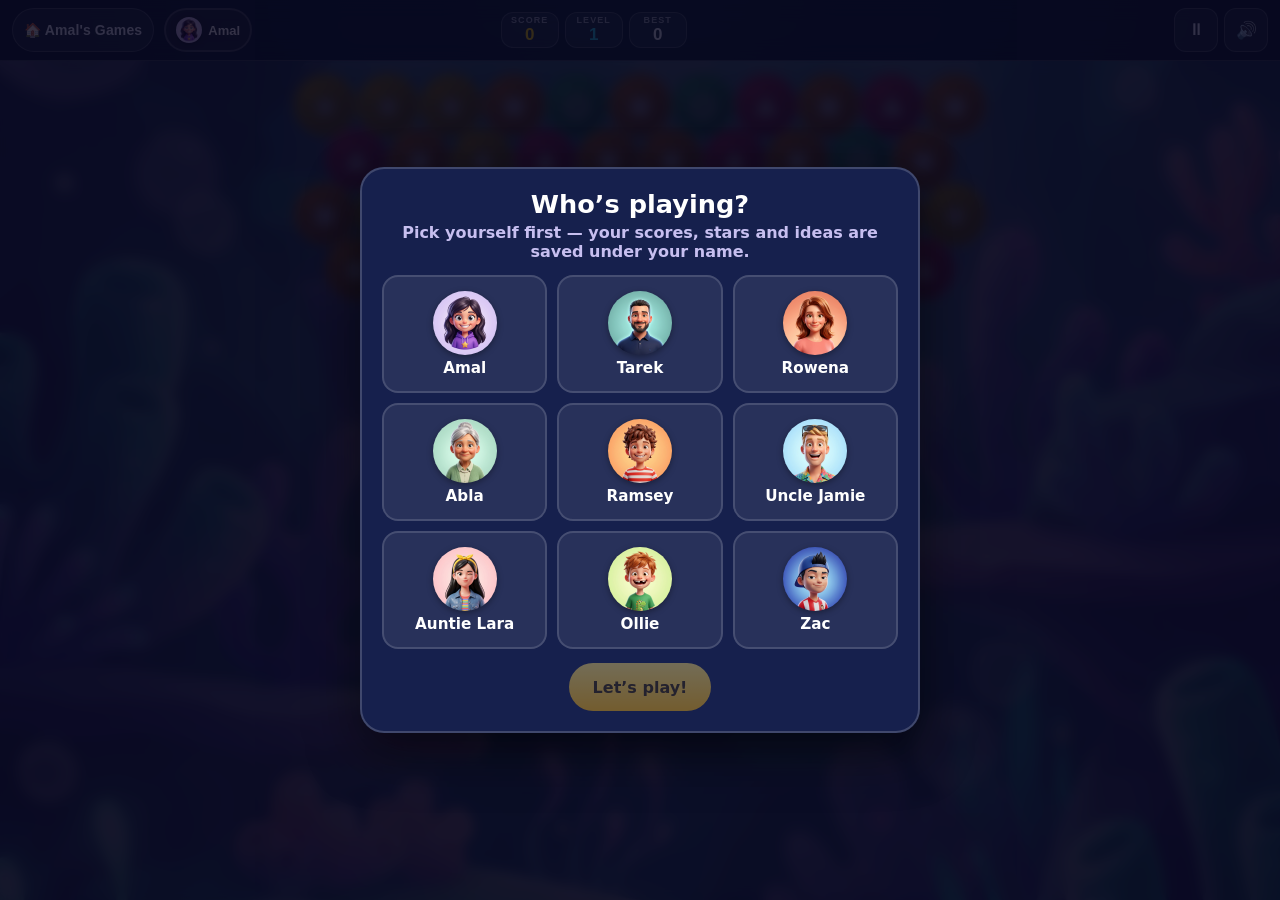
<file: bubble-pop/index.html>
<!doctype html>
<html lang="en">
<head>
<meta charset="utf-8">
<meta name="viewport" content="width=device-width, initial-scale=1, maximum-scale=1, user-scalable=no">
<meta name="theme-color" content="#0b2238">
<meta name="description" content="Bubble Pop — aim, shoot and pop matching bubbles. Part of Amal's Games.">
<title>Bubble Pop · Amal's Games</title>
<script src="../shared/arcade.js"></script>
<style>
  /* ------------------------------------------------------------------
     Bubble Pop — layout & chrome. All game graphics live on <canvas>.
     ------------------------------------------------------------------ */
  :root {
    --bg1: #061a2c;
    --bg2: #0d3b4f;
    --bg3: #1b1f5a;
    --ink: #eef6ff;
    --muted: rgba(238, 246, 255, 0.62);
    --glass: rgba(255, 255, 255, 0.08);
    --glass-strong: rgba(255, 255, 255, 0.14);
    --line: rgba(255, 255, 255, 0.18);
    --accent: #3ddc84;
    --accent2: #22d3ee;
    --hot: #ff4d6d;
    --gold: #ffd60a;
    --font: -apple-system, BlinkMacSystemFont, "SF Pro Rounded", "SF Pro Display", "Segoe UI", Roboto, Helvetica, Arial, system-ui, sans-serif;
  }
  * { box-sizing: border-box; margin: 0; padding: 0; }
  html, body { height: 100%; }
  body {
    font-family: var(--font);
    color: var(--ink);
    background: radial-gradient(120% 80% at 50% 0%, var(--bg2) 0%, var(--bg1) 55%, var(--bg3) 100%);
    height: 100vh;
    height: 100dvh;
    display: flex;
    flex-direction: column;
    overflow: hidden;
    -webkit-tap-highlight-color: transparent;
    -webkit-user-select: none;
    user-select: none;
    touch-action: manipulation;
    -webkit-text-size-adjust: 100%;
  }

  /* ---------- Top bar ---------- */
  .topbar {
    flex: 0 0 auto;
    display: flex;
    align-items: center;
    gap: 10px;
    padding: 8px 12px;
    padding-top: max(8px, env(safe-area-inset-top));
    background: rgba(2, 10, 20, 0.45);
    border-bottom: 1px solid var(--line);
    backdrop-filter: blur(10px);
    -webkit-backdrop-filter: blur(10px);
    min-height: 50px;
    flex-wrap: wrap;
  }
  .home {
    color: var(--ink);
    text-decoration: none;
    font-weight: 700;
    font-size: 14px;
    letter-spacing: 0.01em;
    padding: 7px 11px;
    border-radius: 999px;
    background: var(--glass);
    border: 1px solid var(--line);
    white-space: nowrap;
    transition: background 0.15s, transform 0.15s;
    min-height: 44px; display: inline-flex; align-items: center;
  }
  .home:hover { background: var(--glass-strong); }
  .home:active { transform: scale(0.97); }
  .topbar .arc-chip { padding: 6px 10px; font-size: 13px; background: var(--glass); border-color: var(--line); min-height: 44px; }
  .playing { color: var(--muted); font-size: 14px; margin: -8px 0 14px; }
  .playing b { color: var(--ink); }

  .stats {
    display: flex;
    gap: 6px;
    margin: 0 auto;
    min-width: 0;
  }
  .stat {
    display: flex;
    flex-direction: column;
    align-items: center;
    justify-content: center;
    min-width: 58px;
    padding: 3px 8px;
    border-radius: 12px;
    background: var(--glass);
    border: 1px solid var(--line);
    line-height: 1.1;
  }
  .stat .lbl { font-size: 9px; text-transform: uppercase; letter-spacing: 0.12em; color: var(--muted); font-weight: 700; }
  .stat .val { font-size: 17px; font-weight: 800; font-variant-numeric: tabular-nums; }
  .stat.score .val { color: var(--gold); }
  .stat.level .val { color: var(--accent2); }
  .stat .val.pop { animation: statpop 0.35s ease; }
  @keyframes statpop { 40% { transform: scale(1.3); } }

  .controls { display: flex; gap: 6px; margin-left: auto; }
  .icon {
    width: 44px; height: 44px;
    border-radius: 12px;
    border: 1px solid var(--line);
    background: var(--glass);
    color: var(--ink);
    font-size: 17px;
    cursor: pointer;
    display: inline-flex; align-items: center; justify-content: center;
    transition: background 0.15s, transform 0.1s;
    font-family: var(--font);
  }
  .icon:hover { background: var(--glass-strong); }
  .icon:active { transform: scale(0.94); }

  /* ---------- Stage (canvas + overlays) ---------- */
  .stage {
    position: relative;
    flex: 1 1 auto;
    min-height: 0;
    overflow: hidden;
    touch-action: none;
  }
  canvas {
    position: absolute; inset: 0;
    width: 100%; height: 100%;
    display: block;
    touch-action: none;
    cursor: crosshair;
  }
  .swap {
    position: absolute;
    transform: translate(-50%, -50%);
    padding: 9px 14px;
    min-height: 44px;
    border-radius: 999px;
    border: 1px solid var(--line);
    background: rgba(255, 255, 255, 0.1);
    color: var(--ink);
    font-family: var(--font);
    font-weight: 800;
    font-size: 13px;
    letter-spacing: 0.02em;
    cursor: pointer;
    display: none;
    align-items: center;
    gap: 5px;
    backdrop-filter: blur(6px);
    -webkit-backdrop-filter: blur(6px);
    box-shadow: 0 4px 14px rgba(0, 0, 0, 0.25);
    transition: background 0.15s, transform 0.1s;
    touch-action: manipulation;
    white-space: nowrap;
  }
  .swap.show { display: inline-flex; }
  .swap:hover { background: rgba(255, 255, 255, 0.18); }
  .swap:active { transform: translate(-50%, -50%) scale(0.94); }
  .swap .k { font-size: 10px; opacity: 0.6; font-weight: 700; }

  /* ---------- Overlays ---------- */
  .overlay {
    position: absolute; inset: 0;
    display: none;
    align-items: center;
    justify-content: center;
    padding: 16px;
    background: rgba(3, 12, 24, 0.55);
    backdrop-filter: blur(6px);
    -webkit-backdrop-filter: blur(6px);
    z-index: 5;
    overflow: auto;
  }
  .overlay.show { display: flex; }
  .panel {
    width: min(420px, 100%);
    margin: auto;   /* centred when it fits, scrolls (not clipped) on short landscape phones */
    background: linear-gradient(160deg, rgba(255, 255, 255, 0.14), rgba(255, 255, 255, 0.06));
    border: 1px solid rgba(255, 255, 255, 0.22);
    border-radius: 24px;
    padding: 26px 24px 22px;
    text-align: center;
    box-shadow: 0 24px 60px rgba(0, 0, 0, 0.45), inset 0 1px 0 rgba(255, 255, 255, 0.25);
    animation: rise 0.35s cubic-bezier(0.2, 0.9, 0.3, 1.2);
  }
  @keyframes rise { from { opacity: 0; transform: translateY(14px) scale(0.97); } to { opacity: 1; transform: none; } }
  .panel h1 {
    font-size: clamp(34px, 8vw, 46px);
    font-weight: 900;
    letter-spacing: -0.02em;
    line-height: 1;
    background: linear-gradient(90deg, #3ddc84, #22d3ee 45%, #9b5de5);
    -webkit-background-clip: text;
    background-clip: text;
    color: transparent;
    margin-bottom: 6px;
  }
  .panel h2 { font-size: 26px; font-weight: 900; letter-spacing: -0.01em; margin-bottom: 6px; }
  .panel .sub { color: var(--muted); font-size: 14px; margin-bottom: 16px; }
  .howto {
    text-align: left;
    list-style: none;
    display: grid;
    gap: 8px;
    margin: 0 0 18px;
    font-size: 14px;
  }
  .howto li { display: flex; gap: 10px; align-items: flex-start; line-height: 1.35; }
  .howto .ic { flex: 0 0 26px; height: 26px; border-radius: 8px; display: inline-flex; align-items: center; justify-content: center; background: var(--glass-strong); font-size: 14px; }
  .big {
    font-size: 40px;
    font-weight: 900;
    font-variant-numeric: tabular-nums;
    letter-spacing: -0.02em;
    margin: 4px 0 2px;
  }
  .kv { display: flex; justify-content: center; gap: 18px; color: var(--muted); font-size: 13px; margin-bottom: 18px; }
  .kv b { color: var(--ink); font-size: 15px; }
  .badge {
    display: inline-block;
    padding: 4px 10px;
    border-radius: 999px;
    background: var(--gold);
    color: #3a2d00;
    font-weight: 900;
    font-size: 12px;
    letter-spacing: 0.08em;
    text-transform: uppercase;
    margin-bottom: 10px;
    animation: pulse 1.4s ease-in-out infinite;
  }
  .badge[hidden] { display: none; }   /* "New best!" only when it really is one */
  @keyframes pulse { 0%, 100% { transform: scale(1); } 50% { transform: scale(1.06); } }
  .btns { display: flex; flex-direction: column; gap: 10px; }
  .btn {
    appearance: none;
    border: 0;
    border-radius: 16px;
    padding: 14px 18px;
    font-family: var(--font);
    font-size: 17px;
    font-weight: 800;
    color: #fff;
    cursor: pointer;
    text-decoration: none;
    display: inline-flex; align-items: center; justify-content: center; gap: 8px;
    transition: transform 0.1s, filter 0.15s;
    touch-action: manipulation;
  }
  .btn:active { transform: scale(0.97); }
  .btn.primary { background: linear-gradient(135deg, #3ddc84, #22b8d6); color: #04202a; box-shadow: 0 10px 24px rgba(61, 220, 132, 0.3); }
  .btn.primary:hover { filter: brightness(1.06); }
  .btn.ghost { background: var(--glass); border: 1px solid var(--line); }
  .btn.ghost:hover { background: var(--glass-strong); }
  .row2 { display: grid; grid-template-columns: 1fr 1fr; gap: 10px; }

  /* first-play hint toast */
  .hint {
    position: absolute; left: 50%; top: 56%; transform: translateX(-50%) translateY(8px);
    z-index: 4; max-width: min(92%, 420px); padding: 10px 16px; border-radius: 999px;
    background: rgba(2, 10, 20, 0.85); border: 1px solid var(--line); color: var(--ink); font-weight: 800; font-size: 14px; text-align: center;
    opacity: 0; pointer-events: none; transition: opacity 0.3s, transform 0.3s; backdrop-filter: blur(6px); -webkit-backdrop-filter: blur(6px);
  }
  .hint.show { opacity: 1; transform: translateX(-50%) translateY(0); }

  @media (max-width: 560px) {
    /* stats drop to their own row so nothing is pushed off-screen */
    .topbar { padding: 6px 10px; gap: 8px; }
    .stats { order: 3; flex-basis: 100%; justify-content: center; }
    .stat { flex: 1; min-width: 0; padding: 2px 6px; }
    .stat .val { font-size: 15px; }
    .stat .lbl { font-size: 8px; }
    .home { font-size: 12px; padding: 6px 9px; }
    .panel { padding: 20px 16px 16px; border-radius: 20px; }
  }
  @media (max-height: 420px) {
    .panel { padding: 14px 16px; }
    .panel h1 { font-size: 30px; }
    .howto { gap: 4px; font-size: 13px; margin-bottom: 10px; }
    .big { font-size: 30px; }
  }
</style>
</head>
<body>

<header class="topbar">
  <a class="home" href="../">🏠 Amal's Games</a>
  <div class="stats" aria-live="polite">
    <div class="stat score"><span class="lbl">Score</span><span class="val" id="hudScore">0</span></div>
    <div class="stat level"><span class="lbl">Level</span><span class="val" id="hudLevel">1</span></div>
    <div class="stat best"><span class="lbl">Best</span><span class="val" id="hudBest">0</span></div>
  </div>
  <div class="controls">
    <button class="icon" id="btnPause" aria-label="Pause" title="Pause (P)">⏸</button>
    <button class="icon" id="btnMute" aria-label="Mute" title="Sound">🔊</button>
  </div>
</header>

<main class="stage" id="stage">
  <canvas id="game" aria-label="Bubble Pop game board"></canvas>
  <button class="swap" id="btnSwap" aria-label="Swap bubble" title="Swap (S)">⇄ Swap <span class="k">S</span></button>
  <div class="hint" id="hint" role="status" aria-live="polite"></div>

  <!-- Start screen -->
  <div class="overlay show" id="ovStart">
    <div class="panel">
      <h1>Bubble Pop</h1>
      <p class="sub">Aim. Shoot. Match 3 to pop.</p>
      <p class="playing">Playing as <b id="startPlayer">…</b></p>
      <ul class="howto">
        <li><span class="ic">🎯</span><span>Move your mouse or drag your finger to aim. Click, tap or press <b>Space</b> to shoot.</span></li>
        <li><span class="ic">💥</span><span>Match <b>3 or more</b> of the same colour to pop them. Bubbles left hanging fall for bonus points.</span></li>
        <li><span class="ic">⇄</span><span>Use <b>Swap</b> (or <b>S</b>) to switch your current bubble with the next one.</span></li>
        <li><span class="ic">⚠️</span><span>New rows push down every few shots. Don't let bubbles cross the red line!</span></li>
      </ul>
      <div class="kv"><span>Best <b id="startBest">0</b></span><span>Highest level <b id="startLevel">1</b></span></div>
      <div class="btns">
        <button class="btn primary" id="btnPlay">▶ Play</button>
      </div>
    </div>
  </div>

  <!-- Pause -->
  <div class="overlay" id="ovPause">
    <div class="panel">
      <h2>Paused</h2>
      <p class="sub">Take a breather.</p>
      <div class="btns">
        <button class="btn primary" id="btnResume">▶ Resume</button>
        <div class="row2">
          <button class="btn ghost" id="btnRestart">↻ Restart</button>
          <a class="btn ghost" href="../">🏠 Home</a>
        </div>
      </div>
    </div>
  </div>

  <!-- Level complete -->
  <div class="overlay" id="ovLevel">
    <div class="panel">
      <h2 id="lvlTitle">Level 1 cleared!</h2>
      <p class="sub">Board cleared — nice shooting.</p>
      <div class="big" id="lvlScore">0</div>
      <div class="kv"><span>Level bonus <b id="lvlBonus">+100</b></span><span>Next: <b id="lvlNextInfo">5 colours</b></span></div>
      <div class="btns">
        <button class="btn primary" id="btnNext">Next level →</button>
      </div>
    </div>
  </div>

  <!-- Game over -->
  <div class="overlay" id="ovOver">
    <div class="panel">
      <div class="badge" id="overNew" hidden>New best!</div>
      <h2>Game Over</h2>
      <p class="sub">The bubbles crossed the line.</p>
      <div class="big" id="overScore">0</div>
      <div class="kv"><span>Best <b id="overBest">0</b></span><span>Reached level <b id="overLevel">1</b></span></div>
      <div class="btns">
        <button class="btn primary" id="btnAgain">↻ Play Again</button>
        <a class="btn ghost" href="../">🏠 Home</a>
      </div>
    </div>
  </div>
</main>

<script>
(() => {
'use strict';

/* ==================================================================
   Bubble Pop — a self-contained hex-grid bubble shooter.
   Sections: constants · storage · audio · state · layout · grid math ·
   gameplay · effects · rendering · input · bootstrap.
   ================================================================== */

// ---------------------------------------------------------------- constants
const COLS = 11;                         // bubbles in a non-offset row (offset rows hold COLS-1)
const MAX_ROWS = 12;                     // rows allowed above the danger line
const SQ3 = Math.sqrt(3);
const MAX_AIM = 80 * Math.PI / 180;      // aim limited to ±80° from straight up
const LS = 'bubblepop-';                 // localStorage prefix
const K = (k) => (window.Arcade ? Arcade.key(k) : k);   // per-player namespaced key
const GAME_ID = 'bubble-pop';
const COLORS = [
  { base: '#ff4d6d', dark: '#9e0f33', light: '#ffc2cf', sym: 'tri' },
  { base: '#ff9f1c', dark: '#a65300', light: '#ffe0b0', sym: 'sq' },
  { base: '#ffd60a', dark: '#9c7d00', light: '#fff5b8', sym: 'star' },
  { base: '#3ddc84', dark: '#0f7a42', light: '#c2f7da', sym: 'ring' },
  { base: '#3a86ff', dark: '#0a39a0', light: '#c0d6ff', sym: 'dia' },
  { base: '#9b5de5', dark: '#4e1d8f', light: '#e1cdf9', sym: 'plus' },
  { base: '#f15bb5', dark: '#8f0f69', light: '#fccbe8', sym: 'heart' },
  { base: '#22d3ee', dark: '#076f82', light: '#c0f3fb', sym: 'x' },
];

const bgImg = new Image();               // underwater grotto backdrop; gradient shows until it loads
bgImg.src = 'art/bg.jpg';
// Shared glossy white bubble (shared/items/bubble.png), tinted per colour in buildSprites();
// the procedural gradient bubble stays as the fallback until it loads.
const BUBBLE_FILL = 0.969;               // fraction of the image's width the sphere covers
const bubbleImg = new Image();
bubbleImg.src = '../shared/items/bubble.png';
bubbleImg.addEventListener('load', () => buildSprites());

/** Difficulty curve per level. Levels 10–12 are 🔥 (all colours, lower ceiling, faster drop); 13+ repeat 12. */
const HARD_FROM = 10;
function levelConfig(level) {
  const h = Math.min(3, Math.max(0, level - HARD_FROM + 1));          // 0 = normal, 1..3 = 🔥 tier
  return {
    colors: h ? COLORS.length : Math.min(COLORS.length, 4 + Math.floor((level - 1) / 2)),  // 4,4,5,5,6,6,7,7,8…
    shotsPerRow: h ? [3, 3, 2][h - 1] : Math.max(4, 8 - Math.ceil(level / 2)),             // 7,7,6,6,5,5,4… 🔥 3,3,2
    startRows: h ? 6 + h : 5 + Math.min(2, Math.floor((level - 1) / 3)),                   // 5,5,5,6,6,6,7… 🔥 7,8,9
    hard: h,
  };
}
const levelLabel = (level) => (levelConfig(level).hard ? '🔥' : '') + level;

// ---------------------------------------------------------------- storage
const store = {
  get(k, d) { try { const v = localStorage.getItem(K(LS + k)); return v === null ? d : JSON.parse(v); } catch (e) { return d; } },
  set(k, v) { try { localStorage.setItem(K(LS + k), JSON.stringify(v)); } catch (e) { /* private mode etc. */ } },
};

// ---------------------------------------------------------------- audio (Web Audio synthesis only)
const Sound = {
  ctx: null, master: null, noise: null, muted: false,
  init() {
    if (this.ctx) return;
    const AC = window.AudioContext || window.webkitAudioContext;
    if (!AC) return;
    try {
      this.ctx = new AC();
      this.master = this.ctx.createGain();
      this.master.gain.value = this.muted ? 0 : 0.55;
      this.master.connect(this.ctx.destination);
      const len = Math.floor(this.ctx.sampleRate * 0.5);
      const buf = this.ctx.createBuffer(1, len, this.ctx.sampleRate);
      const d = buf.getChannelData(0);
      for (let i = 0; i < len; i++) d[i] = Math.random() * 2 - 1;
      this.noise = buf;
    } catch (e) { this.ctx = null; }
  },
  /** Call from a user gesture so iOS lets audio start. */
  unlock() {
    this.init();
    if (this.ctx && this.ctx.state === 'suspended') this.ctx.resume().catch(() => {});
  },
  setMuted(m) {
    this.muted = m;
    if (this.ctx && this.master) this.master.gain.setTargetAtTime(m ? 0 : 0.55, this.ctx.currentTime, 0.01);
  },
  tone(type, f0, f1, dur, vol, delay) {
    if (!this.ctx || this.muted) return;
    const t = this.ctx.currentTime + (delay || 0);
    const o = this.ctx.createOscillator();
    const g = this.ctx.createGain();
    o.type = type;
    o.frequency.setValueAtTime(Math.max(20, f0), t);
    o.frequency.exponentialRampToValueAtTime(Math.max(20, f1), t + dur);
    g.gain.setValueAtTime(0.0001, t);
    g.gain.exponentialRampToValueAtTime(vol, t + 0.012);
    g.gain.exponentialRampToValueAtTime(0.0001, t + dur);
    o.connect(g).connect(this.master);
    o.start(t);
    o.stop(t + dur + 0.03);
  },
  hiss(dur, vol, delay, freq) {
    if (!this.ctx || this.muted || !this.noise) return;
    const t = this.ctx.currentTime + (delay || 0);
    const s = this.ctx.createBufferSource();
    s.buffer = this.noise;
    const f = this.ctx.createBiquadFilter();
    f.type = 'bandpass';
    f.frequency.value = freq || 1500;
    f.Q.value = 0.8;
    const g = this.ctx.createGain();
    g.gain.setValueAtTime(vol, t);
    g.gain.exponentialRampToValueAtTime(0.0001, t + dur);
    s.connect(f).connect(g).connect(this.master);
    s.start(t);
    s.stop(t + dur + 0.02);
  },
  shoot()  { this.tone('sine', 360, 820, 0.13, 0.22, 0); this.hiss(0.09, 0.07, 0, 2400); },
  bounce() { this.tone('triangle', 540, 320, 0.06, 0.1, 0); },
  snap()   { this.tone('triangle', 240, 170, 0.07, 0.16, 0); },
  swap()   { this.tone('square', 320, 440, 0.05, 0.06, 0); },
  push()   { this.tone('sine', 150, 100, 0.18, 0.18, 0); this.hiss(0.15, 0.05, 0, 500); },
  pop(combo) {
    const base = 520 + Math.min(6, combo) * 70;          // pitch climbs with combo
    for (let i = 0; i < 3; i++) this.tone('sine', base * (1 + i * 0.14), base * 0.5, 0.18, 0.2, i * 0.045);
    this.hiss(0.1, 0.1, 0, 1800);
  },
  drop()   { this.tone('sine', 230, 70, 0.32, 0.26, 0.14); this.hiss(0.22, 0.07, 0.14, 420); },
  levelUp() { [523, 659, 784, 1047, 1319].forEach((f, i) => this.tone('triangle', f, f, 0.26, 0.22, i * 0.09)); },
  gameOver() { [392, 330, 262, 196].forEach((f, i) => this.tone('sawtooth', f, f * 0.96, 0.36, 0.12, i * 0.22)); },
  best()     { [784, 988, 1175, 1568, 1175, 1568, 1976].forEach((f, i) => this.tone('triangle', f, f, 0.18, 0.16, i * 0.07)); },
};

/* ---------- Music: looping chiptune arpeggio, scheduled ahead on the audio clock ---------- */
function makeMusic(getCtx, getDest, song) {
  let timer = 0, step = 0, nextT = 0, bus = null;
  const STEP = 60 / song.bpm / 4;                                   // one 16th note
  const hz = (semi) => song.root * Math.pow(2, semi / 12);
  function note(ac, f, t, d, type, v) {
    const o = ac.createOscillator(), g = ac.createGain();
    o.type = type; o.frequency.setValueAtTime(f, t);
    g.gain.setValueAtTime(0.0001, t); g.gain.exponentialRampToValueAtTime(v, t + 0.012); g.gain.exponentialRampToValueAtTime(0.0001, t + d);
    o.connect(g).connect(bus); o.start(t); o.stop(t + d + 0.03);
  }
  function tick() {
    const ac = getCtx(); if (!ac) return;
    while (nextT < ac.currentTime + 0.3) {
      const ch = song.chords[Math.floor(step / 16) % song.chords.length], i = step % 16;
      const a = song.arp[i % song.arp.length];
      if (a !== null) note(ac, hz(ch[a % ch.length] + 12 * Math.floor(a / ch.length)), nextT, STEP * 0.9, song.lead, song.vol);
      if (i % 8 === 0) note(ac, hz(ch[0] - 12), nextT, STEP * 3.6, song.bass, song.vol * 0.8);
      if (i % 8 === 4) note(ac, hz(ch[2 % ch.length] - 12), nextT, STEP * 1.8, song.bass, song.vol * 0.55);
      nextT += STEP; step++;
    }
  }
  return {
    start() {
      const ac = getCtx(); if (!ac || timer) return;
      if (!bus) { bus = ac.createGain(); const lp = ac.createBiquadFilter(); lp.type = 'lowpass'; lp.frequency.value = 2400; bus.connect(lp).connect(getDest()); }
      nextT = ac.currentTime + 0.05; step = 0; tick(); timer = setInterval(tick, 120);
    },
    stop() { if (timer) clearInterval(timer); timer = 0; },
    get on() { return !!timer; },
  };
}
// Bubbly C major loop: C · G · Am · F at 108 BPM (semitones from C4)
const Music = makeMusic(() => Sound.ctx, () => Sound.master, {
  bpm: 108, root: 261.63, lead: 'triangle', bass: 'sine', vol: 0.07,
  chords: [[0, 4, 7], [-5, -1, 2], [-3, 0, 4], [-7, -3, 0]],
  arp: [0, 2, 1, 3, 0, 2, 4, 3, 1, 2, 0, 3, 2, 4, null, 3],
});

// ---------------------------------------------------------------- DOM
const $ = (id) => document.getElementById(id);
const canvas = $('game');
const ctx = canvas.getContext('2d');
const stage = $('stage');
const el = {
  score: $('hudScore'), level: $('hudLevel'), best: $('hudBest'),
  pause: $('btnPause'), mute: $('btnMute'), swap: $('btnSwap'),
  ovStart: $('ovStart'), ovPause: $('ovPause'), ovLevel: $('ovLevel'), ovOver: $('ovOver'),
  startBest: $('startBest'), startLevel: $('startLevel'),
  lvlTitle: $('lvlTitle'), lvlScore: $('lvlScore'), lvlBonus: $('lvlBonus'), lvlNextInfo: $('lvlNextInfo'),
  overScore: $('overScore'), overBest: $('overBest'), overLevel: $('overLevel'), overNew: $('overNew'),
};

// ---------------------------------------------------------------- state
const G = {
  state: 'start',              // start | playing | paused | levelcomplete | gameover
  score: 0, level: 1,
  best: store.get('best', 0), bestLevel: store.get('level', 1),
  cfg: levelConfig(1),
  grid: [],                    // grid[r][c] = { color, wob } | null
  parity: 0,                   // row r is horizontally offset when (r + parity) is odd
  cur: 0, next: 0,             // current / next bubble colour indices
  aim: 0,                      // radians from straight up (+ = right)
  proj: null,                  // flying bubble
  shotsSinceRow: 0, combo: 0,
  pushAnim: 0,                 // 1 → 0 while a new row slides in
  recoil: 0, swapAnim: 0,      // small shooter animations
  pendingClear: false, overTimer: 0, clearTimer: 0, scoreWasBest: false, bestShown: false,
  time: 0, shake: 0, flash: 0,
  keys: new Set(),
};
// Effects
const FX = { pops: [], falls: [], texts: [], parts: [], confetti: [], trail: [], ripples: [] };
// Layout (CSS pixels)
const L = { W: 0, H: 0, R: 20, rowH: 0, left: 0, top: 0, boardW: 0, dangerY: 0, shooterX: 0, shooterY: 0, nextX: 0, nextY: 0, swapX: 0 };
let dpr = 1;
let sprites = [];              // pre-rendered glossy bubbles per colour (rebuilt on resize)

// ---------------------------------------------------------------- layout
function layout() {
  const rect = stage.getBoundingClientRect();
  L.W = Math.max(200, rect.width);
  L.H = Math.max(200, rect.height);
  dpr = Math.min(2, window.devicePixelRatio || 1);
  canvas.width = Math.round(L.W * dpr);
  canvas.height = Math.round(L.H * dpr);
  ctx.setTransform(dpr, 0, 0, dpr, 0, 0);

  // Vertical budget in units of R: rows + gap + shooter zone.
  const padX = 8, padTop = 10, padBottom = 8;
  const unitsH = 2 + (MAX_ROWS - 1) * SQ3 + 0.3 + 2.6 + 1.9;
  let R = Math.min((L.W - padX * 2) / (2 * COLS), (L.H - padTop - padBottom) / unitsH);
  R = Math.max(8, Math.floor(R * 2) / 2);
  L.R = R;
  L.rowH = R * SQ3;
  L.boardW = 2 * COLS * R;
  L.left = (L.W - L.boardW) / 2;
  const spare = L.H - padTop - padBottom - unitsH * R;
  L.top = padTop + spare * 0.4;
  L.dangerY = L.top + R + (MAX_ROWS - 1) * L.rowH + R + 0.3 * R;
  L.shooterX = L.left + L.boardW / 2;
  L.shooterY = L.dangerY + 2.6 * R;
  L.nextX = L.shooterX + 3.6 * R;
  L.nextY = L.shooterY;
  L.swapX = L.shooterX - 3.6 * R;

  el.swap.style.left = L.swapX + 'px';
  el.swap.style.top = L.shooterY + 'px';
  buildSprites();
}

/** Pre-render a glossy bubble per colour at the current radius. */
function buildSprites() {
  sprites = COLORS.map((col) => {
    const R = L.R;
    const size = Math.ceil((R * 2 + 6) * dpr);
    const c = document.createElement('canvas');
    c.width = size; c.height = size;
    const x = c.getContext('2d');
    x.setTransform(dpr, 0, 0, dpr, 0, 0);
    const cx = (R * 2 + 6) / 2, cy = cx;
    if (bubbleImg.complete && bubbleImg.naturalWidth > 0) {
      // art bubble: draw white sphere → multiply with the colour → destination-in to restore its alpha
      const d = R * 2 / BUBBLE_FILL;
      x.drawImage(bubbleImg, cx - d / 2, cy - d / 2, d, d);
      x.globalCompositeOperation = 'multiply'; x.fillStyle = col.base; x.fillRect(0, 0, R * 2 + 6, R * 2 + 6);
      x.globalCompositeOperation = 'destination-in'; x.drawImage(bubbleImg, cx - d / 2, cy - d / 2, d, d);
      x.globalCompositeOperation = 'source-over';
      x.save();
      x.translate(cx, cy + R * 0.05);
      drawSymbol(x, col.sym, R * 0.4, 'rgba(255,255,255,0.92)', col.dark);
      x.restore();
      return c;
    }
    // body
    const g = x.createRadialGradient(cx - R * 0.35, cy - R * 0.4, R * 0.1, cx, cy, R);
    g.addColorStop(0, col.light);
    g.addColorStop(0.35, col.base);
    g.addColorStop(1, col.dark);
    x.fillStyle = g;
    x.beginPath(); x.arc(cx, cy, R, 0, Math.PI * 2); x.fill();
    // rim
    x.lineWidth = Math.max(1, R * 0.08);
    x.strokeStyle = 'rgba(0,0,0,0.22)';
    x.beginPath(); x.arc(cx, cy, R - x.lineWidth / 2, 0, Math.PI * 2); x.stroke();
    // inner glow bottom-right
    const g2 = x.createRadialGradient(cx + R * 0.35, cy + R * 0.4, 0, cx + R * 0.35, cy + R * 0.4, R * 0.8);
    g2.addColorStop(0, 'rgba(255,255,255,0.18)');
    g2.addColorStop(1, 'rgba(255,255,255,0)');
    x.fillStyle = g2;
    x.beginPath(); x.arc(cx, cy, R - 1, 0, Math.PI * 2); x.fill();
    // symbol (colour-blind friendly)
    x.save();
    x.translate(cx, cy + R * 0.05);
    drawSymbol(x, col.sym, R * 0.4, 'rgba(255,255,255,0.92)', col.dark);
    x.restore();
    // specular highlight
    x.save();
    x.translate(cx - R * 0.38, cy - R * 0.45);
    x.rotate(-0.6);
    x.scale(1, 0.55);
    const g3 = x.createRadialGradient(0, 0, 0, 0, 0, R * 0.45);
    g3.addColorStop(0, 'rgba(255,255,255,0.9)');
    g3.addColorStop(1, 'rgba(255,255,255,0)');
    x.fillStyle = g3;
    x.beginPath(); x.arc(0, 0, R * 0.45, 0, Math.PI * 2); x.fill();
    x.restore();
    return c;
  });
}

/** Draw a small shape centred at the origin; s = half-size. */
function drawSymbol(x, sym, s, fill, stroke) {
  x.lineJoin = 'round';
  x.lineWidth = Math.max(1, s * 0.22);
  x.strokeStyle = stroke;
  x.fillStyle = fill;
  x.globalAlpha = 0.95;
  x.beginPath();
  switch (sym) {
    case 'tri':
      x.moveTo(0, -s); x.lineTo(s * 0.95, s * 0.7); x.lineTo(-s * 0.95, s * 0.7); x.closePath();
      break;
    case 'sq':
      x.rect(-s * 0.72, -s * 0.72, s * 1.44, s * 1.44);
      break;
    case 'star':
      for (let i = 0; i < 10; i++) {
        const r = i % 2 === 0 ? s * 1.05 : s * 0.46;
        const a = -Math.PI / 2 + i * Math.PI / 5;
        if (i === 0) x.moveTo(Math.cos(a) * r, Math.sin(a) * r); else x.lineTo(Math.cos(a) * r, Math.sin(a) * r);
      }
      x.closePath();
      break;
    case 'ring':
      x.arc(0, 0, s * 0.72, 0, Math.PI * 2);
      x.lineWidth = s * 0.62;
      x.strokeStyle = stroke;
      x.stroke();
      x.lineWidth = s * 0.4;
      x.strokeStyle = fill;
      x.stroke();
      x.globalAlpha = 1;
      return;
    case 'dia':
      x.moveTo(0, -s * 1.05); x.lineTo(s * 0.78, 0); x.lineTo(0, s * 1.05); x.lineTo(-s * 0.78, 0); x.closePath();
      break;
    case 'plus':
    case 'x': {
      if (sym === 'x') x.rotate(Math.PI / 4);
      const w = s * 0.34, l = s * 0.98;
      x.moveTo(-w, -l); x.lineTo(w, -l); x.lineTo(w, -w); x.lineTo(l, -w); x.lineTo(l, w); x.lineTo(w, w);
      x.lineTo(w, l); x.lineTo(-w, l); x.lineTo(-w, w); x.lineTo(-l, w); x.lineTo(-l, -w); x.lineTo(-w, -w); x.closePath();
      break;
    }
    case 'heart':
      x.moveTo(0, s * 0.95);
      x.bezierCurveTo(-s * 1.4, s * 0.05, -s * 0.75, -s * 1.05, 0, -s * 0.45);
      x.bezierCurveTo(s * 0.75, -s * 1.05, s * 1.4, s * 0.05, 0, s * 0.95);
      x.closePath();
      break;
  }
  x.stroke();
  x.fill();
  x.globalAlpha = 1;
}

// ---------------------------------------------------------------- hex grid math
const isOffset = (r) => ((r + G.parity) & 1) === 1;
const colsIn = (r) => (isOffset(r) ? COLS - 1 : COLS);
const cellX = (r, c) => L.left + L.R + c * 2 * L.R + (isOffset(r) ? L.R : 0);
const cellY = (r) => L.top + L.R + r * L.rowH;
const cellAt = (r, c) => (r >= 0 && G.grid[r] ? G.grid[r][c] || null : null);
function ensureRow(r) { while (G.grid.length <= r) G.grid.push(new Array(COLS).fill(null)); }

/** Six neighbours of (r,c), filtered to valid coordinates. */
function neighbors(r, c) {
  const off = isOffset(r) ? 1 : 0;        // offset rows touch (c, c+1) above/below; others touch (c-1, c)
  const cand = [[r, c - 1], [r, c + 1], [r - 1, c - 1 + off], [r - 1, c + off], [r + 1, c - 1 + off], [r + 1, c + off]];
  return cand.filter(([nr, nc]) => nr >= 0 && nc >= 0 && nc < colsIn(nr));
}
function hasOccupiedNeighbor(r, c) {
  return neighbors(r, c).some(([nr, nc]) => cellAt(nr, nc));
}
function forEachBubble(fn) {
  for (let r = 0; r < G.grid.length; r++) {
    const row = G.grid[r];
    for (let c = 0; c < row.length; c++) if (row[c]) fn(r, c, row[c]);
  }
}
function gridEmpty() {
  for (const row of G.grid) for (const b of row) if (b) return false;
  return true;
}
function lowestRow() {
  for (let r = G.grid.length - 1; r >= 0; r--) if (G.grid[r].some(Boolean)) return r;
  return -1;
}
function trimGrid() {
  while (G.grid.length && !G.grid[G.grid.length - 1].some(Boolean)) G.grid.pop();
}

/** Does a bubble centred at (x,y) touch any grid bubble? */
function hitsGrid(x, y) {
  const lim = (L.R * 2 * 0.9) ** 2;
  for (let r = 0; r < G.grid.length; r++) {
    const cy = cellY(r);
    if (Math.abs(cy - y) > L.R * 2) continue;
    const row = G.grid[r];
    for (let c = 0; c < row.length; c++) {
      if (!row[c]) continue;
      const dx = cellX(r, c) - x, dy = cy - y;
      if (dx * dx + dy * dy < lim) return true;
    }
  }
  return false;
}

/** Nearest empty cell to (px,py), preferring cells attached to the cluster/ceiling. */
function findSnapCell(px, py) {
  const r0 = Math.max(0, Math.round((py - L.top - L.R) / L.rowH));
  let best = null, bestD = Infinity, any = null, anyD = Infinity;
  for (let r = Math.max(0, r0 - 1); r <= r0 + 1; r++) {
    for (let c = 0; c < colsIn(r); c++) {
      if (cellAt(r, c)) continue;
      const dx = cellX(r, c) - px, dy = cellY(r) - py, d = dx * dx + dy * dy;
      if (d < anyD) { anyD = d; any = { r, c }; }
      if (d < bestD && (r === 0 || hasOccupiedNeighbor(r, c))) { bestD = d; best = { r, c }; }
    }
  }
  return best || any;
}

/** Flood-fill same-coloured connected group from (r,c). */
function floodSame(r, c) {
  const color = cellAt(r, c).color;
  const seen = new Set([r * 64 + c]);
  const out = [{ r, c }];
  const stack = [[r, c]];
  while (stack.length) {
    const [cr, cc] = stack.pop();
    for (const [nr, nc] of neighbors(cr, cc)) {
      const k = nr * 64 + nc;
      const b = cellAt(nr, nc);
      if (b && b.color === color && !seen.has(k)) { seen.add(k); out.push({ r: nr, c: nc }); stack.push([nr, nc]); }
    }
  }
  return out;
}

/** Bubbles not connected to the ceiling (row 0). */
function findFloating() {
  const seen = new Set();
  const stack = [];
  for (let c = 0; c < colsIn(0); c++) if (cellAt(0, c)) { seen.add(c); stack.push([0, c]); }
  while (stack.length) {
    const [r, c] = stack.pop();
    for (const [nr, nc] of neighbors(r, c)) {
      const k = nr * 64 + nc;
      if (cellAt(nr, nc) && !seen.has(k)) { seen.add(k); stack.push([nr, nc]); }
    }
  }
  const out = [];
  forEachBubble((r, c) => { if (!seen.has(r * 64 + c)) out.push({ r, c }); });
  return out;
}

// ---------------------------------------------------------------- gameplay
const palette = () => Array.from({ length: G.cfg.colors }, (_, i) => i);
const randOf = (arr) => arr[(Math.random() * arr.length) | 0];

function presentColors() {
  const s = new Set();
  forEachBubble((r, c, b) => s.add(b.color));
  return s;
}
/** Pick a colour that still exists on the board (never hand out dead colours). */
function pickColor() {
  const present = presentColors();
  return randOf(present.size ? [...present] : palette());
}
function ensureColorsValid() {
  const present = presentColors();
  if (!present.size) return;
  if (!present.has(G.cur)) G.cur = pickColor();
  if (!present.has(G.next)) G.next = pickColor();
}

function startLevel() {
  G.cfg = levelConfig(G.level);
  G.grid = [];
  G.parity = 0;
  G.proj = null;
  G.shotsSinceRow = 0;
  G.combo = 0;
  G.pushAnim = 0;
  G.pendingClear = false;
  G.aim = 0;
  FX.pops.length = FX.falls.length = FX.texts.length = FX.parts.length = FX.trail.length = FX.ripples.length = 0;
  for (let r = 0; r < G.cfg.startRows; r++) {
    ensureRow(r);
    for (let c = 0; c < colsIn(r); c++) G.grid[r][c] = { color: randOf(palette()), wob: 0 };
  }
  G.cur = pickColor();
  G.next = pickColor();
  if (G.level > G.bestLevel) { G.bestLevel = G.level; store.set('level', G.bestLevel); }
  setState('playing');
  updateHUD();
}

function newGame() {
  G.score = 0;
  G.level = 1;
  G.scoreWasBest = false; G.bestShown = false;
  FX.confetti.length = 0;
  startLevel();
  firstPlayHint();
}

function addScore(n) {
  G.score += n;
  const hadBest = G.best > 0;
  if (G.score > G.best) {
    G.best = G.score; G.scoreWasBest = true; store.set('best', G.best);
    if (hadBest && !G.bestShown) {   // first time past the old record this game: banner + jingle
      G.bestShown = true;
      addText(L.left + L.boardW / 2, L.top + (L.dangerY - L.top) * 0.5, '★ NEW BEST! ★', '#ffd60a', 1.4, 0.2);
      Sound.best(); G.flash = Math.max(G.flash, 0.5);
    }
  }
  updateHUD();
  pop(el.score);
}
function pop(node) { node.classList.remove('pop'); void node.offsetWidth; node.classList.add('pop'); }

/* First-play hint (once per player) */
let hintTimer = 0;
function showHint(text, ms) {
  const h = $('hint'); h.textContent = text; h.classList.add('show');
  clearTimeout(hintTimer); hintTimer = setTimeout(() => h.classList.remove('show'), ms || 4500);
}
function firstPlayHint() {
  if (store.get('hinted', false)) return;
  store.set('hinted', true);
  showHint(matchMedia('(pointer: coarse)').matches ? '👆 Drag to aim, lift your finger to shoot!' : '🖱️ Move to aim · click or Space to shoot!', 5000);
}

function shoot() {
  if (G.state !== 'playing' || G.proj) return;
  Sound.unlock();
  G.proj = {
    x: L.shooterX, y: L.shooterY,
    dx: Math.sin(G.aim), dy: -Math.cos(G.aim),
    speed: L.R * 52, color: G.cur,
  };
  G.recoil = 1;
  Sound.shoot();
}

function swapBubbles() {
  if (G.state !== 'playing') return;
  Sound.unlock();
  const t = G.cur; G.cur = G.next; G.next = t;
  G.swapAnim = 1;
  Sound.swap();
}

function updateProjectile(dt) {
  const p = G.proj;
  if (!p) return;
  let remaining = p.speed * dt;
  const step = L.R * 0.4;                       // sub-steps keep collisions robust
  const minX = L.left + L.R, maxX = L.left + L.boardW - L.R;
  while (remaining > 0 && G.proj) {
    const s = Math.min(step, remaining);
    remaining -= s;
    p.x += p.dx * s;
    p.y += p.dy * s;
    if (p.x < minX) { p.x = minX + (minX - p.x); p.dx = -p.dx; Sound.bounce(); }
    else if (p.x > maxX) { p.x = maxX - (p.x - maxX); p.dx = -p.dx; Sound.bounce(); }
    if (p.y - L.R <= L.top) { p.y = L.top + L.R; landProjectile(p); return; }
    if (hitsGrid(p.x, p.y)) { landProjectile(p); return; }
  }
  FX.trail.push({ x: p.x, y: p.y, t: 0, color: p.color });
}

/** The shot bubble touched something: snap, match, drop, push, check. */
function landProjectile(p) {
  G.proj = null;
  const cell = findSnapCell(p.x, p.y);
  if (!cell) { afterShot(); return; }
  ensureRow(cell.r);
  G.grid[cell.r][cell.c] = { color: p.color, wob: 1 };
  for (const [nr, nc] of neighbors(cell.r, cell.c)) { const b = cellAt(nr, nc); if (b) b.wob = Math.max(b.wob, 0.5); }
  Sound.snap();

  const group = floodSame(cell.r, cell.c);
  if (group.length >= 3) {
    // Pop the group
    let gx = 0, gy = 0;
    group.forEach((g, i) => {
      gx += cellX(g.r, g.c); gy += cellY(g.r);
      startPop(g.r, g.c, i * 0.03);
      G.grid[g.r][g.c] = null;
    });
    gx /= group.length; gy /= group.length;
    // Drop anything left hanging
    const floating = findFloating();
    let fx = 0, fy = 0;
    floating.forEach((f) => { fx += cellX(f.r, f.c); fy += cellY(f.r); startFall(f.r, f.c); G.grid[f.r][f.c] = null; });

    G.combo++;
    const popPts = group.length * 10 + Math.max(0, group.length - 3) * 5;
    const comboPts = G.combo >= 2 ? 25 * (G.combo - 1) : 0;
    const dropPts = floating.length * 20;
    addScore(popPts + comboPts + dropPts);
    addText(gx, gy, '+' + (popPts + comboPts), '#ffffff', 1);
    if (G.combo >= 2) addText(gx, gy - L.R * 1.6, 'Combo ×' + G.combo + '!', '#ffd60a', 1 + Math.min(0.5, G.combo * 0.08));
    if (floating.length) addText(fx / floating.length, fy / floating.length, '+' + dropPts + ' drop!', '#22d3ee', 1, 0.25);
    if (group.length >= 6) addText(gx, gy + L.R * 1.6, group.length >= 9 ? 'MEGA POP!' : 'Big pop!', '#3ddc84', 1.2, 0.1);
    // juice: shake scales with the pop, bigger when bubbles drop
    G.shake = Math.max(G.shake, Math.min(1, 0.25 + group.length * 0.06 + floating.length * 0.08 + G.combo * 0.05));
    Sound.pop(G.combo);
    if (floating.length) Sound.drop();
  } else {
    G.combo = 0;
  }
  trimGrid();
  afterShot();
}

function afterShot() {
  G.cur = G.next;
  G.next = pickColor();
  ensureColorsValid();
  G.shotsSinceRow++;
  if (!gridEmpty() && G.shotsSinceRow >= G.cfg.shotsPerRow) {
    G.shotsSinceRow = 0;
    pushRow();
  }
  if (lowestRow() >= MAX_ROWS) { triggerGameOver(); return; }
  if (gridEmpty()) G.pendingClear = true;
}

/** Slide a fresh row in from the top. Toggling parity keeps every existing bubble's x. */
function pushRow() {
  G.parity ^= 1;
  const row = new Array(COLS).fill(null);
  for (let c = 0; c < colsIn(0); c++) row[c] = { color: randOf(palette()), wob: 0 };
  G.grid.unshift(row);
  G.pushAnim = 1;
  G.shake = Math.max(G.shake, 0.35);
  if (lowestRow() >= MAX_ROWS - 3) addText(L.left + L.boardW / 2, L.dangerY - L.R * 2, 'Careful!', '#ff4d6d', 1.1);
  Sound.push();
}

function triggerGameOver() {
  G.state = 'gameover';
  G.overTimer = 0.9;
  G.proj = null;
  G.shake = 1; G.flash = 0.6;
  el.swap.classList.remove('show');
  $('hint').classList.remove('show');
  Sound.gameOver();
}
function showGameOver() {
  const isNew = G.scoreWasBest && G.score > 0;
  el.overScore.textContent = G.score.toLocaleString();
  el.overBest.textContent = G.best.toLocaleString();
  el.overLevel.textContent = G.level;
  el.overNew.hidden = !isNew;
  if (window.Arcade) {
    Arcade.record(GAME_ID, G.score, { level: G.level });
    const panel = el.ovOver.querySelector('.panel');
    if (!panel.querySelector('.arc-rate')) panel.querySelector('.btns').before(Arcade.ratingWidget(GAME_ID));
  }
  show(el.ovOver);
}

function levelComplete() {
  G.pendingClear = false;
  const bonus = 100 * G.level;
  addScore(bonus);
  const nextCfg = levelConfig(G.level + 1);
  el.lvlTitle.textContent = 'Level ' + levelLabel(G.level) + ' cleared!';
  el.lvlScore.textContent = G.score.toLocaleString();
  el.lvlBonus.textContent = '+' + bonus;
  el.lvlNextInfo.textContent = (nextCfg.hard ? '🔥 ' : '') + nextCfg.colors + ' colours · row every ' + nextCfg.shotsPerRow + ' shots';
  spawnConfetti();
  FX.ripples.push({ x: L.left + L.boardW / 2, y: L.top + (L.dangerY - L.top) / 2, t: 0 });
  G.flash = 0.8; pop(el.level);
  G.clearTimer = 1.0;                      // "Level clear!" ripple plays, then the next-level panel appears
  Sound.levelUp();
  setState('levelcomplete');
}

// ---------------------------------------------------------------- effects
function startPop(r, c, delay) {
  const x = cellX(r, c), y = cellY(r), color = cellAt(r, c).color;
  FX.pops.push({ x, y, color, t: -delay, started: false });
}
function spawnParticles(x, y, colorIdx) {
  const col = COLORS[colorIdx];
  for (let i = 0; i < 8; i++) {
    const a = Math.random() * Math.PI * 2, sp = L.R * (3 + Math.random() * 7);
    FX.parts.push({ x, y, vx: Math.cos(a) * sp, vy: Math.sin(a) * sp - L.R * 2, life: 0.5 + Math.random() * 0.3, t: 0, r: L.R * (0.12 + Math.random() * 0.16), color: Math.random() < 0.5 ? col.base : col.light });
  }
}
function startFall(r, c) {
  FX.falls.push({ x: cellX(r, c), y: cellY(r), vx: (Math.random() - 0.5) * L.R * 4, vy: -L.R * (2 + Math.random() * 4), color: cellAt(r, c).color, rot: 0, vr: (Math.random() - 0.5) * 6 });
}
function addText(x, y, text, color, scale, delay) {
  FX.texts.push({ x, y, text, color, scale: scale || 1, t: -(delay || 0), life: 1 });
}
function spawnConfetti() {
  const cols = ['#ff4d6d', '#ff9f1c', '#ffd60a', '#3ddc84', '#3a86ff', '#9b5de5', '#f15bb5', '#22d3ee'];
  for (let i = 0; i < 140; i++) {
    FX.confetti.push({
      x: L.left + Math.random() * L.boardW, y: -20 - Math.random() * L.H * 0.5,
      vx: (Math.random() - 0.5) * 120, vy: 80 + Math.random() * 160,
      w: 6 + Math.random() * 6, h: 8 + Math.random() * 8,
      rot: Math.random() * Math.PI, vr: (Math.random() - 0.5) * 8,
      color: randOf(cols), wob: Math.random() * Math.PI * 2,
    });
  }
}

function updateFX(dt) {
  const g = L.R * 90;   // gravity scaled to board size
  // pops
  for (let i = FX.pops.length - 1; i >= 0; i--) {
    const p = FX.pops[i];
    p.t += dt;
    if (p.t >= 0 && !p.started) { p.started = true; spawnParticles(p.x, p.y, p.color); }
    if (p.t > 0.26) FX.pops.splice(i, 1);
  }
  // falling bubbles
  for (let i = FX.falls.length - 1; i >= 0; i--) {
    const f = FX.falls[i];
    f.vy += g * dt; f.x += f.vx * dt; f.y += f.vy * dt; f.rot += f.vr * dt;
    if (f.y > L.H + L.R * 2) FX.falls.splice(i, 1);
  }
  // particles
  for (let i = FX.parts.length - 1; i >= 0; i--) {
    const p = FX.parts[i];
    p.t += dt; p.vy += g * 0.6 * dt; p.x += p.vx * dt; p.y += p.vy * dt;
    if (p.t > p.life) FX.parts.splice(i, 1);
  }
  // floating text
  for (let i = FX.texts.length - 1; i >= 0; i--) {
    const t = FX.texts[i];
    t.t += dt;
    if (t.t > t.life) FX.texts.splice(i, 1);
  }
  // trail
  for (let i = FX.trail.length - 1; i >= 0; i--) {
    const t = FX.trail[i];
    t.t += dt;
    if (t.t > 0.25) FX.trail.splice(i, 1);
  }
  // confetti
  for (let i = FX.confetti.length - 1; i >= 0; i--) {
    const c = FX.confetti[i];
    c.wob += dt * 4;
    c.x += (c.vx + Math.sin(c.wob) * 40) * dt; c.y += c.vy * dt; c.rot += c.vr * dt;
    if (c.y > L.H + 30) FX.confetti.splice(i, 1);
  }
  // level-clear ripple
  for (let i = FX.ripples.length - 1; i >= 0; i--) {
    FX.ripples[i].t += dt;
    if (FX.ripples[i].t > 1.3) FX.ripples.splice(i, 1);
  }
  // wobble decay on grid bubbles
  forEachBubble((r, c, b) => { if (b.wob > 0) b.wob = Math.max(0, b.wob - dt * 2.2); });
  if (G.shake > 0) G.shake = Math.max(0, G.shake - dt * 4);
  if (G.flash > 0) G.flash = Math.max(0, G.flash - dt * 3);
  if (G.pushAnim > 0) G.pushAnim = Math.max(0, G.pushAnim - dt * 4);
  if (G.recoil > 0) G.recoil = Math.max(0, G.recoil - dt * 6);
  if (G.swapAnim > 0) G.swapAnim = Math.max(0, G.swapAnim - dt * 5);
}

// ---------------------------------------------------------------- main loop
let last = performance.now();
function frame(now) {
  const dt = Math.min(0.05, (now - last) / 1000);
  last = now;
  G.time += dt;

  if (G.state === 'playing') {
    // keyboard aiming
    if (G.keys.has('ArrowLeft')) G.aim -= 1.7 * dt;
    if (G.keys.has('ArrowRight')) G.aim += 1.7 * dt;
    G.aim = Math.max(-MAX_AIM, Math.min(MAX_AIM, G.aim));
    updateProjectile(dt);
    updateFX(dt);
    if (G.pendingClear && !FX.pops.length && !FX.falls.length) levelComplete();
  } else if (G.state === 'gameover') {
    updateFX(dt);
    if (G.overTimer > 0) { G.overTimer -= dt; if (G.overTimer <= 0) showGameOver(); }
  } else if (G.state === 'levelcomplete' || G.state === 'start') {
    updateFX(dt);
    if (G.clearTimer > 0) { G.clearTimer -= dt; if (G.clearTimer <= 0) show(el.ovLevel); }
  }
  render();
  // music follows game state (master gain already handles mute)
  const wantMusic = (G.state === 'playing' || G.state === 'levelcomplete') && !Sound.muted && !document.hidden;
  if (wantMusic !== Music.on) { wantMusic ? Music.start() : Music.stop(); }
  requestAnimationFrame(frame);
}

// ---------------------------------------------------------------- rendering
function rrect(x, y, w, h, r) {
  ctx.beginPath();
  ctx.moveTo(x + r, y);
  ctx.arcTo(x + w, y, x + w, y + h, r);
  ctx.arcTo(x + w, y + h, x, y + h, r);
  ctx.arcTo(x, y + h, x, y, r);
  ctx.arcTo(x, y, x + w, y, r);
  ctx.closePath();
}
function drawBubble(x, y, colorIdx, scale, alpha) {
  const spr = sprites[colorIdx];
  if (!spr) return;
  const s = (L.R * 2 + 6) * (scale || 1);
  if (alpha !== undefined && alpha < 1) ctx.globalAlpha = Math.max(0, alpha);
  ctx.drawImage(spr, x - s / 2, y - s / 2, s, s);
  ctx.globalAlpha = 1;
}

function render() {
  const { W, H, R } = L;
  ctx.setTransform(dpr, 0, 0, dpr, 0, 0);
  if (G.shake > 0) { const a = G.shake * G.shake * R * 0.35; ctx.translate((Math.random() - 0.5) * a, (Math.random() - 0.5) * a); }
  // background
  const bg = ctx.createLinearGradient(0, 0, W * 0.3, H);
  bg.addColorStop(0, '#0d3b4f');
  bg.addColorStop(0.5, '#0a2440');
  bg.addColorStop(1, '#1b1f5a');
  ctx.fillStyle = bg;
  ctx.fillRect(0, 0, W, H);
  // photo backdrop (cover-fit) + 15% dark wash so bubbles stay readable; gradient above is the fallback
  if (bgImg.naturalWidth) {
    // slightly oversized so the screen shake never reveals the gradient at the edges
    const s = Math.max(W / bgImg.naturalWidth, H / bgImg.naturalHeight) * 1.04;
    const dw = bgImg.naturalWidth * s, dh = bgImg.naturalHeight * s;
    ctx.drawImage(bgImg, (W - dw) / 2, (H - dh) / 2, dw, dh);
    ctx.fillStyle = 'rgba(0,0,0,0.15)';
    ctx.fillRect(-R, -R, W + R * 2, H + R * 2);
  }
  // soft drifting orbs (gentle, no strobing)
  for (let i = 0; i < 6; i++) {
    const t = G.time * 0.12 + i * 1.7;
    const ox = W * (0.15 + 0.7 * ((Math.sin(t * 0.7 + i) + 1) / 2));
    const oy = H * (0.1 + 0.8 * ((Math.cos(t * 0.5 + i * 2) + 1) / 2));
    const rad = R * (4 + (i % 3) * 2);
    const g = ctx.createRadialGradient(ox, oy, 0, ox, oy, rad);
    g.addColorStop(0, i % 2 ? 'rgba(61,220,132,0.08)' : 'rgba(34,211,238,0.08)');
    g.addColorStop(1, 'rgba(0,0,0,0)');
    ctx.fillStyle = g;
    ctx.fillRect(ox - rad, oy - rad, rad * 2, rad * 2);
  }

  // board panel
  const panelTop = L.top - R * 0.4;
  const panelBottom = L.shooterY + R * 2.0;
  ctx.fillStyle = 'rgba(255,255,255,0.045)';
  rrect(L.left, panelTop, L.boardW, panelBottom - panelTop, R * 0.8);
  ctx.fill();
  ctx.strokeStyle = 'rgba(255,255,255,0.14)';
  ctx.lineWidth = 1.5;
  ctx.stroke();
  // ceiling bar
  ctx.fillStyle = 'rgba(255,255,255,0.16)';
  rrect(L.left + R * 0.3, panelTop + 2, L.boardW - R * 0.6, R * 0.22, R * 0.11);
  ctx.fill();

  // danger line (slow pulse when the stack is close)
  const low = lowestRow();
  const close = low >= MAX_ROWS - 3;
  const pulse = close ? 0.55 + 0.35 * (0.5 + 0.5 * Math.sin(G.time * 3)) : 0.35;
  ctx.save();
  ctx.setLineDash([R * 0.5, R * 0.4]);
  ctx.lineWidth = 2;
  ctx.strokeStyle = 'rgba(255,77,109,' + pulse + ')';
  ctx.beginPath();
  ctx.moveTo(L.left + R * 0.4, L.dangerY);
  ctx.lineTo(L.left + L.boardW - R * 0.4, L.dangerY);
  ctx.stroke();
  ctx.restore();
  if (close && G.state === 'playing') {
    ctx.fillStyle = 'rgba(255,77,109,' + pulse + ')';
    ctx.font = '700 ' + Math.max(9, R * 0.5) + 'px ' + fontStack();
    ctx.textAlign = 'right';
    ctx.textBaseline = 'bottom';
    ctx.fillText('DANGER', L.left + L.boardW - R * 0.5, L.dangerY - 3);
  }

  // grid bubbles (clip to board so the sliding row doesn't poke above the ceiling)
  ctx.save();
  ctx.beginPath();
  ctx.rect(L.left, L.top - R * 0.1, L.boardW, H);
  ctx.clip();
  const slide = -(1 - easeOut(1 - G.pushAnim)) * L.rowH;
  forEachBubble((r, c, b) => {
    const wob = b.wob > 0 ? 1 + Math.sin(b.wob * Math.PI * 3) * 0.12 * b.wob : 1;
    drawBubble(cellX(r, c), cellY(r) + slide, b.color, wob);
  });
  ctx.restore();

  // aim line (only while idle)
  if (G.state === 'playing' && !G.proj) drawAim();

  // trail + projectile
  for (const t of FX.trail) {
    const k = 1 - t.t / 0.25;
    ctx.globalAlpha = k * 0.35;
    ctx.fillStyle = COLORS[t.color].light;
    ctx.beginPath(); ctx.arc(t.x, t.y, R * 0.55 * k, 0, Math.PI * 2); ctx.fill();
  }
  ctx.globalAlpha = 1;
  if (G.proj) drawBubble(G.proj.x, G.proj.y, G.proj.color, 1);

  // popping bubbles
  for (const p of FX.pops) {
    if (p.t < 0) { drawBubble(p.x, p.y, p.color, 1); continue; }
    const k = p.t / 0.26;
    drawBubble(p.x, p.y, p.color, 1 + k * 0.6, 1 - k);
  }
  // falling bubbles
  for (const f of FX.falls) {
    ctx.save();
    ctx.translate(f.x, f.y);
    ctx.rotate(f.rot);
    drawBubble(0, 0, f.color, 1);
    ctx.restore();
  }
  // particles
  for (const p of FX.parts) {
    ctx.globalAlpha = Math.max(0, 1 - p.t / p.life);
    ctx.fillStyle = p.color;
    ctx.beginPath(); ctx.arc(p.x, p.y, p.r, 0, Math.PI * 2); ctx.fill();
  }
  ctx.globalAlpha = 1;

  // shooter
  if (G.state !== 'start') drawShooter();

  // floating texts
  for (const t of FX.texts) {
    if (t.t < 0) continue;
    const k = t.t / t.life;
    ctx.globalAlpha = k < 0.7 ? 1 : 1 - (k - 0.7) / 0.3;
    ctx.font = '900 ' + Math.max(12, R * 0.95 * t.scale) + 'px ' + fontStack();
    ctx.textAlign = 'center';
    ctx.textBaseline = 'middle';
    ctx.lineWidth = 4;
    ctx.strokeStyle = 'rgba(0,0,0,0.45)';
    ctx.fillStyle = t.color;
    const y = t.y - k * R * 1.8;
    ctx.strokeText(t.text, t.x, y);
    ctx.fillText(t.text, t.x, y);
  }
  ctx.globalAlpha = 1;

  // confetti
  for (const c of FX.confetti) {
    ctx.save();
    ctx.translate(c.x, c.y);
    ctx.rotate(c.rot);
    ctx.fillStyle = c.color;
    ctx.fillRect(-c.w / 2, -c.h / 2, c.w, c.h * (0.4 + 0.6 * Math.abs(Math.cos(c.wob))));
    ctx.restore();
  }
  // "Level clear!" ripple: three expanding rings + popping label
  for (const r of FX.ripples) {
    const k = Math.min(1, r.t / 1.1);
    ctx.save();
    ctx.strokeStyle = '#ffffff';
    for (let i = 0; i < 3; i++) {
      const kk = Math.max(0, k - i * 0.12);
      ctx.globalAlpha = (1 - kk) * 0.8;
      ctx.lineWidth = 2 + R * 0.3 * (1 - kk);
      ctx.beginPath(); ctx.arc(r.x, r.y, kk * L.boardW * 0.75, 0, Math.PI * 2); ctx.stroke();
    }
    ctx.globalAlpha = k < 0.75 ? 1 : 1 - (k - 0.75) / 0.25;
    const sc = 0.6 + 0.4 * easeOut(Math.min(1, r.t / 0.35));
    ctx.translate(r.x, r.y); ctx.scale(sc, sc);
    ctx.font = '900 ' + Math.max(18, R * 1.6) + 'px ' + fontStack();
    ctx.textAlign = 'center'; ctx.textBaseline = 'middle';
    ctx.lineWidth = 6; ctx.lineJoin = 'round'; ctx.strokeStyle = 'rgba(0,0,0,0.5)';
    ctx.strokeText('Level clear!', 0, 0);
    ctx.fillStyle = '#ffd60a'; ctx.fillText('Level clear!', 0, 0);
    ctx.restore();
  }
  // soft white flash on level clear / new best / game over (never strobes)
  if (G.flash > 0) { ctx.fillStyle = 'rgba(255,255,255,' + (G.flash * 0.22).toFixed(3) + ')'; ctx.fillRect(-R, -R, W + R * 2, H + R * 2); }
}

function fontStack() { return '-apple-system, BlinkMacSystemFont, "SF Pro Rounded", "Segoe UI", Roboto, system-ui, sans-serif'; }
function easeOut(k) { return 1 - Math.pow(1 - k, 3); }

/** Ray-march the aim: dotted path, one wall bounce, stops at the first bubble/ceiling. */
function traceAim() {
  const pts = [];
  let x = L.shooterX, y = L.shooterY, dx = Math.sin(G.aim), dy = -Math.cos(G.aim);
  const step = L.R * 0.2, minX = L.left + L.R, maxX = L.left + L.boardW - L.R;
  let bounces = 0, dist = 0, nextDot = L.R * 1.4, hit = false;
  for (let i = 0; i < 500; i++) {
    x += dx * step; y += dy * step; dist += step;
    if (x < minX || x > maxX) {
      if (bounces >= 1) break;                       // preview limited to one bounce
      bounces++;
      x = x < minX ? minX + (minX - x) : maxX - (x - maxX);
      dx = -dx;
    }
    if (y - L.R <= L.top) { y = L.top + L.R; hit = true; break; }
    if (hitsGrid(x, y)) { hit = true; break; }
    if (dist >= nextDot) { pts.push({ x, y, d: dist }); nextDot += L.R * 0.95; }
  }
  return { pts, x, y, hit, dist };
}
function drawAim() {
  const a = traceAim();
  const col = COLORS[G.cur];
  for (const p of a.pts) {
    const k = Math.max(0.15, 1 - p.d / (L.R * 34));
    ctx.globalAlpha = 0.75 * k;
    ctx.fillStyle = col.light;
    ctx.beginPath(); ctx.arc(p.x, p.y, L.R * 0.16, 0, Math.PI * 2); ctx.fill();
  }
  ctx.globalAlpha = 1;
  if (a.hit) {
    const cell = findSnapCell(a.x, a.y);
    if (cell) {
      ctx.save();
      ctx.globalAlpha = 0.35;
      ctx.setLineDash([L.R * 0.3, L.R * 0.25]);
      ctx.lineWidth = 2;
      ctx.strokeStyle = col.light;
      ctx.beginPath(); ctx.arc(cellX(cell.r, cell.c), cellY(cell.r), L.R * 0.85, 0, Math.PI * 2); ctx.stroke();
      ctx.restore();
    }
  }
}

function drawShooter() {
  const { R } = L;
  const sx = L.shooterX, sy = L.shooterY;
  // base ring
  ctx.fillStyle = 'rgba(0,0,0,0.28)';
  ctx.beginPath(); ctx.arc(sx, sy + R * 0.1, R * 1.55, 0, Math.PI * 2); ctx.fill();
  ctx.strokeStyle = 'rgba(255,255,255,0.22)';
  ctx.lineWidth = 2;
  ctx.beginPath(); ctx.arc(sx, sy, R * 1.5, 0, Math.PI * 2); ctx.stroke();
  // barrel pointing along the aim
  ctx.save();
  ctx.translate(sx, sy);
  ctx.rotate(G.aim);
  const recoil = (G.recoil || 0) * R * 0.3;
  ctx.fillStyle = 'rgba(255,255,255,0.14)';
  ctx.strokeStyle = 'rgba(255,255,255,0.35)';
  ctx.lineWidth = 1.5;
  rrect(-R * 0.5, -R * 1.9 + recoil, R, R * 1.6, R * 0.25);
  ctx.fill(); ctx.stroke();
  ctx.restore();
  // current bubble (bounces on swap)
  const swapK = G.swapAnim || 0;
  if (G.state === 'playing' || G.state === 'levelcomplete' || G.state === 'paused' || G.state === 'gameover') {
    if (!G.proj) drawBubble(sx, sy, G.cur, 1 + Math.sin(swapK * Math.PI) * 0.12);
    // next preview
    ctx.fillStyle = 'rgba(0,0,0,0.22)';
    ctx.beginPath(); ctx.arc(L.nextX, L.nextY, R * 0.95, 0, Math.PI * 2); ctx.fill();
    drawBubble(L.nextX, L.nextY, G.next, 0.68 - Math.sin(swapK * Math.PI) * 0.08);
    ctx.fillStyle = 'rgba(255,255,255,0.55)';
    ctx.font = '800 ' + Math.max(8, R * 0.42) + 'px ' + fontStack();
    ctx.textAlign = 'center';
    ctx.textBaseline = 'bottom';
    ctx.fillText('NEXT', L.nextX, L.nextY - R * 1.05);
    // shots until next row
    const left = G.cfg.shotsPerRow - G.shotsSinceRow;
    ctx.fillStyle = 'rgba(255,255,255,0.5)';
    ctx.font = '700 ' + Math.max(8, R * 0.38) + 'px ' + fontStack();
    ctx.textAlign = 'center';
    ctx.textBaseline = 'top';
    ctx.fillText('row in ' + left + (left === 1 ? ' shot' : ' shots'), sx, sy + R * 1.5);
  }
}

// ---------------------------------------------------------------- UI / state
function show(ov) { ov.classList.add('show'); }
function hideAll() { [el.ovStart, el.ovPause, el.ovLevel, el.ovOver].forEach((o) => o.classList.remove('show')); }
function setState(s) {
  G.state = s;
  hideAll();
  // Drop focus from any clicked button so Space/Enter go to the game, not the button.
  if (document.activeElement && document.activeElement.blur) document.activeElement.blur();
  el.swap.classList.toggle('show', s === 'playing');
  el.pause.textContent = s === 'paused' ? '▶' : '⏸';
  el.pause.setAttribute('aria-label', s === 'paused' ? 'Resume' : 'Pause');
  if (s === 'start') { el.startBest.textContent = G.best.toLocaleString(); el.startLevel.textContent = G.bestLevel; show(el.ovStart); }
  if (s === 'paused') show(el.ovPause);
  if (s === 'levelcomplete' && G.clearTimer <= 0) show(el.ovLevel);   // else the frame loop shows it after the ripple
}
function updateHUD() {
  el.score.textContent = G.score.toLocaleString();
  el.level.textContent = levelLabel(G.level);
  el.best.textContent = G.best.toLocaleString();
}
function togglePause() {
  if (G.state === 'playing') setState('paused');
  else if (G.state === 'paused') setState('playing');
}
function setMuted(m) {
  Sound.setMuted(m);
  store.set('muted', m);
  el.mute.textContent = m ? '🔇' : '🔊';
  el.mute.setAttribute('aria-label', m ? 'Unmute' : 'Mute');
}

// ---------------------------------------------------------------- input
function pointerPos(e) {
  const r = canvas.getBoundingClientRect();
  return { x: e.clientX - r.left, y: e.clientY - r.top };
}
function aimAt(p) {
  if (p.y > L.shooterY - L.R * 0.6) return false;         // ignore points at/below the shooter
  G.aim = Math.max(-MAX_AIM, Math.min(MAX_AIM, Math.atan2(p.x - L.shooterX, L.shooterY - p.y)));
  return true;
}
function nearNext(p) {
  const dx = p.x - L.nextX, dy = p.y - L.nextY;
  return dx * dx + dy * dy < (L.R * 1.3) ** 2;
}
let pointerDown = false, pointerSwallow = false, activePointer = null;

canvas.addEventListener('pointerdown', (e) => {
  if (e.button !== undefined && e.button !== 0) return;
  if (G.state !== 'playing') return;
  Sound.unlock();
  activePointer = e.pointerId;
  pointerDown = true;
  pointerSwallow = false;
  const p = pointerPos(e);
  if (nearNext(p)) { swapBubbles(); pointerSwallow = true; return; }
  aimAt(p);
  try { canvas.setPointerCapture(e.pointerId); } catch (err) { /* ignore */ }
});
canvas.addEventListener('pointermove', (e) => {
  if (G.state !== 'playing') return;
  if (e.pointerType !== 'mouse' && !pointerDown) return;
  if (pointerDown && e.pointerId !== activePointer) return;
  if (pointerSwallow) return;
  aimAt(pointerPos(e));
});
function pointerEnd(e) {
  if (!pointerDown || e.pointerId !== activePointer) return;
  pointerDown = false;
  activePointer = null;
  if (pointerSwallow) { pointerSwallow = false; return; }
  if (G.state !== 'playing') return;
  const p = pointerPos(e);
  if (!aimAt(p) && e.pointerType !== 'mouse') return;     // tap below the shooter: do nothing
  shoot();
}
canvas.addEventListener('pointerup', pointerEnd);
canvas.addEventListener('pointercancel', () => { pointerDown = false; activePointer = null; pointerSwallow = false; });
// Belt and braces: never let touches scroll/zoom the page inside the stage.
stage.addEventListener('touchmove', (e) => e.preventDefault(), { passive: false });
stage.addEventListener('touchstart', (e) => { if (e.target === canvas) e.preventDefault(); }, { passive: false });
canvas.addEventListener('contextmenu', (e) => e.preventDefault());
// iOS: create/resume the AudioContext on the very first touch anywhere
document.addEventListener('touchend', () => Sound.unlock(), { passive: true, once: true });
document.addEventListener('pointerdown', () => Sound.unlock(), { once: true });

window.addEventListener('keydown', (e) => {
  const k = e.key;
  if (k === 'ArrowLeft' || k === 'ArrowRight') { G.keys.add(k); e.preventDefault(); }
  else if (k === ' ' || k === 'ArrowUp' || k === 'Spacebar') {
    e.preventDefault();
    if (!e.repeat) {
      if (G.state === 'start') { Sound.unlock(); newGame(); }
      else if (G.state === 'levelcomplete') { if (el.ovLevel.classList.contains('show')) { G.level++; startLevel(); } }
      else if (G.state === 'gameover') { if (el.ovOver.classList.contains('show')) newGame(); }
      else shoot();
    }
  }
  else if (k === 's' || k === 'S') { if (!e.repeat) swapBubbles(); }
  else if (k === 'p' || k === 'P' || k === 'Escape') { if (!e.repeat) togglePause(); }
  else if (k === 'm' || k === 'M') { if (!e.repeat) setMuted(!Sound.muted); }
});
window.addEventListener('keyup', (e) => G.keys.delete(e.key));
window.addEventListener('blur', () => { G.keys.clear(); if (G.state === 'playing') setState('paused'); });
document.addEventListener('visibilitychange', () => { if (document.hidden && G.state === 'playing') setState('paused'); });

// Buttons
el.pause.addEventListener('click', () => { Sound.unlock(); togglePause(); });
el.mute.addEventListener('click', () => { Sound.unlock(); setMuted(!Sound.muted); });
el.swap.addEventListener('click', swapBubbles);
$('btnPlay').addEventListener('click', () => { Sound.unlock(); newGame(); });
$('btnResume').addEventListener('click', () => { Sound.unlock(); setState('playing'); });
$('btnRestart').addEventListener('click', () => { Sound.unlock(); newGame(); });
$('btnNext').addEventListener('click', () => { Sound.unlock(); G.level++; startLevel(); });
$('btnAgain').addEventListener('click', () => { Sound.unlock(); G.scoreWasBest = false; newGame(); });

// Resize
if (window.ResizeObserver) new ResizeObserver(layout).observe(stage);
window.addEventListener('resize', layout);
window.addEventListener('orientationchange', () => setTimeout(layout, 120));

// ---------------------------------------------------------------- bootstrap
(function boot() {
  Sound.muted = !!store.get('muted', false);
  el.mute.textContent = Sound.muted ? '🔇' : '🔊';
  if (window.Arcade) {
    const paintPlayer = () => { $('startPlayer').textContent = Arcade.emoji() + ' ' + Arcade.profile(); };
    paintPlayer();
    document.querySelector('.topbar .home').after(Arcade.chip());
    document.addEventListener('arcade:profile', () => {
      paintPlayer();
      // On the start / game-over screens reload so saves reflect the new player.
      if (G.state === 'start' || G.state === 'gameover') { location.reload(); return; }
      G.best = store.get('best', 0); G.bestLevel = store.get('level', 1); updateHUD();
    });
    Arcade.require(GAME_ID);
  }
  layout();
  updateHUD();
  setState('start');
  // Decorative idle board behind the start screen
  G.cfg = levelConfig(1);
  for (let r = 0; r < 4; r++) { ensureRow(r); for (let c = 0; c < colsIn(r); c++) G.grid[r][c] = { color: randOf(palette()), wob: 0 }; }
  requestAnimationFrame(frame);
})();

})();
</script>
</body>
</html>
</file>
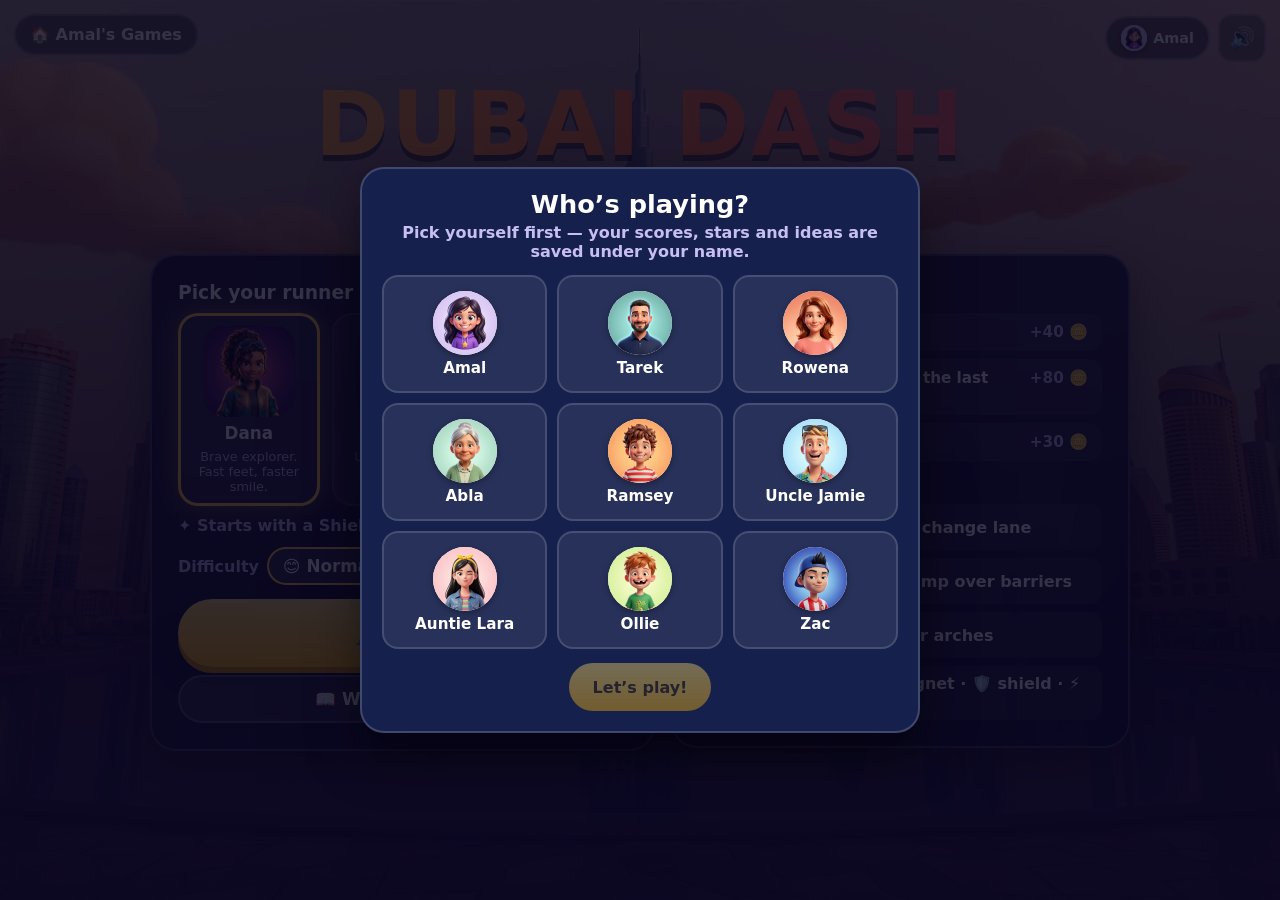
<file: dubai-dash/index.html>
<!doctype html>
<html lang="en">
  <head>
    <meta charset="UTF-8" />
    <meta name="viewport" content="width=device-width, initial-scale=1.0, maximum-scale=1.0, user-scalable=no, viewport-fit=cover" />
    <meta name="theme-color" content="#1a0b3d" />
    <meta name="description" content="Dubai Dash — run through Dubai, grab the gold, beat your best." />
    <meta name="apple-mobile-web-app-capable" content="yes" />
    <meta name="apple-mobile-web-app-title" content="Dubai Dash" />
    <title>Dubai Dash</title>
    <script src="../shared/arcade.js"></script>
    <script type="module" crossorigin src="./assets/index-CW7nPWnx.js"></script>
    <link rel="stylesheet" crossorigin href="./assets/index-CTe3BUre.css">
  </head>
  <body>
    <div id="app"></div>
  </body>
</html>
</file>
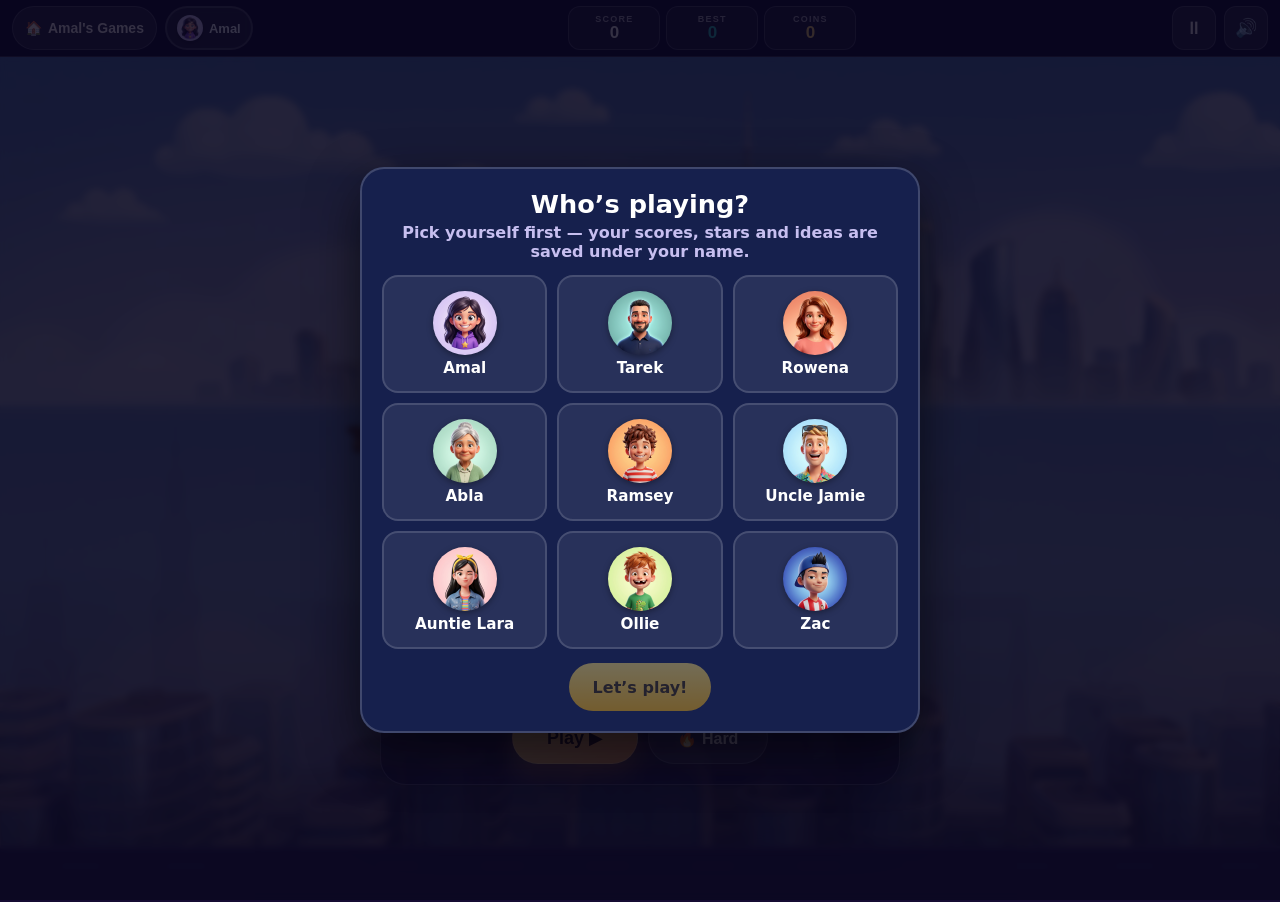
<file: falcon-flight/index.html>
<!doctype html>
<html lang="en">
<head>
<meta charset="utf-8">
<meta name="viewport" content="width=device-width, initial-scale=1, maximum-scale=1, user-scalable=no">
<meta name="theme-color" content="#1a0b3d">
<meta name="description" content="Falcon Flight — tap to flap a brave falcon over the Dubai skyline at golden hour. Part of Amal's Games.">
<meta name="apple-mobile-web-app-capable" content="yes">
<title>Falcon Flight · Amal's Games</title>
<script src="../shared/arcade.js"></script>
<style>
  /* ------------------------------------------------------------------
     Falcon Flight — page chrome. Everything in the game world is drawn
     on <canvas>; HTML is only used for the top bar and the overlays.
     ------------------------------------------------------------------ */
  :root {
    --bg1: #150b33;
    --bg2: #2a1468;
    --ink: #fff7ee;
    --muted: rgba(255, 247, 238, 0.64);
    --glass: rgba(20, 10, 40, 0.58);
    --glass-strong: rgba(255, 255, 255, 0.14);
    --line: rgba(255, 255, 255, 0.18);
    --amber: #ffb547;
    --coral: #ff6b6b;
    --teal: #2ec4b6;
    --violet: #b388ff;
    --gold: #ffd166;
    --font: -apple-system, BlinkMacSystemFont, "SF Pro Rounded", "SF Pro Display", "Segoe UI", Roboto, Helvetica, Arial, system-ui, sans-serif;
  }
  * { box-sizing: border-box; margin: 0; padding: 0; }
  html, body { height: 100%; }
  body {
    font-family: var(--font);
    color: var(--ink);
    background: var(--bg1);
    height: 100vh;
    height: 100dvh;
    display: flex;
    flex-direction: column;
    overflow: hidden;
    overscroll-behavior: none;
    -webkit-tap-highlight-color: transparent;
    -webkit-user-select: none;
    user-select: none;
    touch-action: manipulation;
    -webkit-text-size-adjust: 100%;
  }

  /* ---------- Top bar ---------- */
  .topbar {
    flex: 0 0 auto;
    display: flex;
    align-items: center;
    gap: 8px;
    padding: 6px max(12px, env(safe-area-inset-right)) 6px max(12px, env(safe-area-inset-left));
    padding-top: max(6px, env(safe-area-inset-top));
    background: rgba(12, 6, 28, 0.72);
    border-bottom: 1px solid var(--line);
    backdrop-filter: blur(10px);
    -webkit-backdrop-filter: blur(10px);
    min-height: 56px;
    z-index: 5;
  }
  .home {
    display: inline-flex;
    align-items: center;
    justify-content: center;
    gap: 6px;
    min-height: 44px;
    padding: 6px 12px;
    border-radius: 999px;
    background: rgba(255, 255, 255, 0.1);
    border: 1px solid var(--line);
    color: var(--ink);
    text-decoration: none;
    font-weight: 800;
    font-size: 14px;
    white-space: nowrap;
    flex: 0 0 auto;
    transition: background .15s, transform .1s;
  }
  .home:hover { background: var(--glass-strong); }
  .home:active { transform: scale(0.97); }
  .topbar .arc-chip { padding: 6px 10px; font-size: 13px; background: rgba(255, 255, 255, 0.1); border-color: var(--line); flex: 0 0 auto; }
  .playing { color: var(--muted); font-weight: 700; font-size: 14px; margin: 6px 0 2px; }
  .playing b { color: var(--ink); }
  /* stats shrink before anything else: they can never push the chip or buttons over each other */
  .stats { display: flex; gap: 6px; flex: 1 1 auto; justify-content: center; min-width: 0; }
  .stat {
    display: flex; flex-direction: column; align-items: center; justify-content: center;
    padding: 4px 8px; border-radius: 12px;
    background: rgba(255, 255, 255, 0.07); border: 1px solid var(--line);
    flex: 1 1 0; min-width: 0; max-width: 92px; min-height: 44px; overflow: hidden;
  }
  .stat .lbl { font-size: 9px; letter-spacing: .14em; text-transform: uppercase; color: var(--muted); font-weight: 800; }
  .stat .val { font-size: 17px; font-weight: 900; line-height: 1.1; font-variant-numeric: tabular-nums; }
  .stat.coins .val { color: var(--gold); }
  .stat.best .val { color: var(--teal); }
  .iconbtn {
    width: 44px; height: 44px; border-radius: 12px; flex: 0 0 auto;
    display: grid; place-items: center;
    background: rgba(255, 255, 255, 0.1); border: 1px solid var(--line);
    color: var(--ink); font-size: 18px; cursor: pointer; font-family: inherit;
    transition: background .15s, transform .1s;
  }
  .iconbtn:hover { background: var(--glass-strong); }
  .iconbtn:active { transform: scale(0.94); }

  /* ---------- Stage (canvas + overlays) ---------- */
  #stage {
    position: relative; flex: 1 1 auto; min-height: 0;
    touch-action: none;
    background: linear-gradient(#4b6cb7, #ffd98a);
  }
  canvas { position: absolute; inset: 0; width: 100%; height: 100%; display: block; }

  .overlay {
    position: absolute; inset: 0;
    display: flex; align-items: center; justify-content: center;
    padding: 14px max(14px, env(safe-area-inset-right)) max(14px, env(safe-area-inset-bottom)) max(14px, env(safe-area-inset-left));
    touch-action: pan-y;
    background: rgba(10, 5, 25, 0.28);
    backdrop-filter: blur(3px);
    -webkit-backdrop-filter: blur(3px);
    opacity: 0; pointer-events: none;
    transition: opacity .22s ease;
    z-index: 3;
  }
  .overlay.show { opacity: 1; pointer-events: auto; }
  .panel {
    width: min(94vw, 520px);
    max-height: 100%;
    overflow-y: auto;
    -webkit-overflow-scrolling: touch;
    padding: 22px 20px 20px;
    border-radius: 26px;
    background: var(--glass);
    border: 1px solid rgba(255, 255, 255, 0.22);
    box-shadow: 0 24px 60px rgba(0, 0, 0, 0.45), inset 0 1px 0 rgba(255, 255, 255, 0.12);
    backdrop-filter: blur(16px);
    -webkit-backdrop-filter: blur(16px);
    text-align: center;
    transform: translateY(8px) scale(.98);
    transition: transform .25s cubic-bezier(.2, .9, .3, 1.2);
  }
  .overlay.show .panel { transform: none; }
  .eyebrow { font-size: 11px; letter-spacing: .22em; text-transform: uppercase; color: var(--amber); font-weight: 900; }
  h1 {
    font-size: clamp(34px, 8vw, 48px); font-weight: 900; line-height: 1; margin: 6px 0 4px;
    background: linear-gradient(90deg, #ffd166, #ff8c5a 55%, #ff6b6b);
    -webkit-background-clip: text; background-clip: text; color: transparent;
    letter-spacing: -.01em;
  }
  h2 { font-size: clamp(26px, 6vw, 34px); font-weight: 900; margin: 2px 0 6px; }
  .sub { color: var(--muted); font-weight: 700; font-size: 14px; }

  .howto {
    display: grid; grid-template-columns: repeat(3, 1fr); gap: 8px; margin: 16px 0 12px;
  }
  .how { padding: 10px 6px; border-radius: 16px; background: rgba(255, 255, 255, 0.07); border: 1px solid var(--line); }
  .how .ic { font-size: 24px; }
  .how .t { font-size: 12px; font-weight: 800; margin-top: 4px; }
  .how .d { font-size: 11px; color: var(--muted); font-weight: 700; margin-top: 2px; }

  .section { text-align: left; margin-top: 12px; }
  .section h3 { font-size: 11px; letter-spacing: .2em; text-transform: uppercase; color: var(--muted); font-weight: 900; margin-bottom: 8px; display: flex; justify-content: space-between; align-items: center; }
  .section h3 span { color: var(--teal); letter-spacing: 0; text-transform: none; font-size: 11px; }
  .mission {
    display: flex; align-items: center; gap: 10px;
    padding: 8px 10px; border-radius: 14px; margin-bottom: 6px;
    background: rgba(255, 255, 255, 0.06); border: 1px solid var(--line);
  }
  .mission .chk { width: 26px; height: 26px; border-radius: 9px; display: grid; place-items: center; font-size: 14px; background: rgba(255, 255, 255, 0.08); border: 1px solid var(--line); flex: 0 0 auto; }
  .mission.done .chk { background: var(--teal); color: #042; border-color: transparent; }
  .mission .mt { flex: 1; min-width: 0; }
  .mission .mn { font-size: 13px; font-weight: 800; }
  .mission.done .mn { text-decoration: line-through; opacity: .75; }
  .mission .bar { height: 6px; border-radius: 99px; background: rgba(255, 255, 255, 0.12); margin-top: 5px; overflow: hidden; }
  .mission .bar i { display: block; height: 100%; border-radius: 99px; background: linear-gradient(90deg, var(--teal), var(--gold)); transition: width .4s ease; }
  .mission .mp { font-size: 11px; color: var(--muted); font-weight: 800; font-variant-numeric: tabular-nums; flex: 0 0 auto; }

  .trails { display: flex; flex-wrap: wrap; gap: 6px; }
  .trail {
    display: inline-flex; align-items: center; gap: 6px;
    padding: 6px 10px; border-radius: 999px; font-size: 12px; font-weight: 800;
    background: rgba(255, 255, 255, 0.07); border: 1px solid var(--line); color: var(--ink);
    cursor: pointer; font-family: inherit;
  }
  .trail .sw { width: 12px; height: 12px; border-radius: 50%; background: var(--c, #fff); box-shadow: 0 0 8px var(--c, transparent); }
  .trail.on { background: #fff; color: #2a1468; border-color: #fff; }
  .trail.locked { opacity: .5; cursor: default; }

  .btns { display: flex; gap: 10px; justify-content: center; flex-wrap: wrap; margin-top: 16px; }
  .btn {
    padding: 13px 26px; border-radius: 999px; font-size: 16px; font-weight: 900; min-height: 48px;
    border: 1px solid transparent; cursor: pointer; font-family: inherit; color: var(--ink);
    background: rgba(255, 255, 255, 0.1); border-color: var(--line);
    transition: transform .12s, filter .15s; min-width: 120px;
  }
  .trail { min-height: 40px; }
  .btn.primary {
    color: #2a1200;
    background: linear-gradient(135deg, #ffd166, #ff9f43);
    box-shadow: 0 10px 26px rgba(255, 160, 60, 0.4);
    font-size: 18px; padding: 14px 34px;
  }
  .btn:hover { filter: brightness(1.08); }
  .btn:active { transform: scale(.96); }
  .btn.link { background: transparent; border-color: transparent; color: var(--muted); }
  .btn.on { color: #2a1200; background: linear-gradient(135deg, #ff6b6b, #ff9f43); border-color: transparent; box-shadow: 0 8px 20px rgba(255, 107, 107, 0.35); }
  a.btn { text-decoration: none; display: inline-block; }

  .score-row { display: flex; gap: 8px; justify-content: center; margin: 12px 0 4px; }
  .score-row .box { flex: 1; max-width: 150px; padding: 10px 6px; border-radius: 16px; background: rgba(255, 255, 255, 0.07); border: 1px solid var(--line); }
  .score-row .k { font-size: 10px; letter-spacing: .16em; text-transform: uppercase; color: var(--muted); font-weight: 900; }
  .score-row .v { font-size: 30px; font-weight: 900; line-height: 1.1; font-variant-numeric: tabular-nums; }
  .score-row .v.gold { color: var(--gold); } .score-row .v.teal { color: var(--teal); }
  .newbest { display: none; margin-top: 6px; color: var(--gold); font-weight: 900; font-size: 13px; letter-spacing: .1em; }
  .newbest.show { display: block; }

  /* ---------- Toast ---------- */
  #toast {
    position: absolute; left: 50%; bottom: max(18px, env(safe-area-inset-bottom));
    transform: translate(-50%, 20px);
    padding: 10px 18px; border-radius: 999px;
    background: rgba(10, 5, 25, 0.8); border: 1px solid rgba(255, 255, 255, 0.25);
    color: var(--ink); font-weight: 800; font-size: 14px; white-space: nowrap;
    opacity: 0; pointer-events: none; transition: opacity .25s, transform .25s; z-index: 6;
  }
  #toast.show { opacity: 1; transform: translate(-50%, 0); }

  /* ---------- Responsive tweaks ---------- */
  @media (max-width: 560px) {
    /* phones: home + chip collapse to icons so the three stats always fit between them and the buttons */
    .topbar { gap: 6px; padding-left: max(8px, env(safe-area-inset-left)); padding-right: max(8px, env(safe-area-inset-right)); }
    .home { width: 44px; padding: 0; font-size: 20px; }
    .home .txt { display: none; }
    .topbar .arc-chip { font-size: 0; gap: 0; padding: 6px 8px; }
    .topbar .arc-chip span { font-size: 18px; }
    .stats { gap: 4px; }
    .stat { padding: 3px 4px; border-radius: 10px; }
    .stat .lbl { font-size: 8px; letter-spacing: .06em; }
    .stat .val { font-size: 14px; }
    .panel { padding: 18px 14px 16px; }
    .howto { gap: 6px; }
    .how .d { display: none; }
    .btn { min-width: 0; flex: 1 1 auto; }
  }
  @media (max-height: 520px) {
    .topbar { min-height: 48px; }
    .howto { margin: 10px 0 6px; }
    .how .ic { font-size: 18px; }
    .how .d { display: none; }
    .panel { padding: 12px 16px; }
    h1 { font-size: 30px; }
    .section { margin-top: 8px; } .mission { padding: 5px 10px; margin-bottom: 4px; }
    .btns { margin-top: 10px; }
  }
  @media (prefers-reduced-motion: reduce) {
    .overlay, .panel, .btn, .home, .iconbtn, #toast { transition: none; }
  }
</style>
</head>
<body>

<header class="topbar">
  <a class="home" href="../" aria-label="Amal's Games home">🏠<span class="txt"> Amal's Games</span></a>
  <div class="stats" aria-live="polite">
    <div class="stat"><span class="lbl">Score</span><span class="val" id="hudScore">0</span></div>
    <div class="stat best"><span class="lbl">Best</span><span class="val" id="hudBest">0</span></div>
    <div class="stat coins"><span class="lbl">Coins</span><span class="val" id="hudCoins">0</span></div>
  </div>
  <button class="iconbtn" id="btnPause" title="Pause (P)" aria-label="Pause">⏸</button>
  <button class="iconbtn" id="btnMute" title="Mute" aria-label="Mute">🔊</button>
</header>

<main id="stage">
  <canvas id="game"></canvas>

  <!-- Start screen -->
  <div class="overlay show" id="ovStart">
    <div class="panel">
      <div class="eyebrow">Amal's Games presents</div>
      <h1>Falcon Flight</h1>
      <div class="sub">Soar over Dubai at golden hour</div>
      <div class="playing">Playing as <b id="startPlayer">…</b></div>
      <div class="howto">
        <div class="how"><div class="ic">👆</div><div class="t">Tap to flap</div><div class="d">Space or ↑ works too</div></div>
        <div class="how"><div class="ic">🏙️</div><div class="t">Fly the gaps</div><div class="d">+1 for every tower</div></div>
        <div class="how"><div class="ic">🪙</div><div class="t">Grab coins</div><div class="d">& power-ups ✨</div></div>
      </div>
      <div class="section">
        <h3>Today's missions <span id="missionCount">0 / 3</span></h3>
        <div id="missionList"></div>
      </div>
      <div class="section">
        <h3>Falcon trail</h3>
        <div class="trails" id="trailList"></div>
      </div>
      <div class="btns">
        <button class="btn primary" id="btnPlay">Play ▶</button>
        <button class="btn" id="btnHard" type="button" aria-pressed="false" title="Narrower gaps, faster scroll">🔥 Hard</button>
      </div>
    </div>
  </div>

  <!-- Pause overlay -->
  <div class="overlay" id="ovPause">
    <div class="panel">
      <div class="eyebrow">Paused</div>
      <h2>Take a breath</h2>
      <div class="sub">Your falcon is hovering safely.</div>
      <div class="btns">
        <button class="btn primary" id="btnResume">Resume</button>
        <button class="btn" id="btnRestart">Restart</button>
        <a class="btn link" href="../">Home</a>
      </div>
    </div>
  </div>

  <!-- Game over overlay -->
  <div class="overlay" id="ovOver">
    <div class="panel">
      <div class="eyebrow" id="overEyebrow">Nice flight!</div>
      <h2>Try again?</h2>
      <div class="score-row">
        <div class="box"><div class="k">Score</div><div class="v" id="overScore">0</div></div>
        <div class="box"><div class="k">Best</div><div class="v teal" id="overBest">0</div></div>
        <div class="box"><div class="k">Coins</div><div class="v gold" id="overCoins">0</div></div>
      </div>
      <div class="newbest" id="newBest">★ NEW BEST ★</div>
      <div class="section">
        <h3>Missions <span id="missionCount2">0 / 3</span></h3>
        <div id="missionList2"></div>
      </div>
      <div class="btns">
        <button class="btn primary" id="btnAgain">Play again</button>
        <a class="btn" href="../">Home</a>
      </div>
    </div>
  </div>

  <div id="toast" role="status"></div>
</main>

<script>
(() => {
'use strict';

/* ==================================================================
   Storage helpers (all keys prefixed "falconflight-")
   ================================================================== */
const LS = 'falconflight-';
const GAME_ID = 'falcon-flight';
const K = (k) => (window.Arcade ? Arcade.key(k) : k);   // per-player namespaced key
const lsGet = (k, d) => { try { const v = localStorage.getItem(K(LS + k)); return v === null ? d : JSON.parse(v); } catch (e) { return d; } };
const lsSet = (k, v) => { try { localStorage.setItem(K(LS + k), JSON.stringify(v)); } catch (e) { /* private mode etc. */ } };

/* ==================================================================
   DOM
   ================================================================== */
const $ = id => document.getElementById(id);
const stage = $('stage');
const canvas = $('game');
const ctx = canvas.getContext('2d');
const hudScore = $('hudScore'), hudBest = $('hudBest'), hudCoins = $('hudCoins');
const ovStart = $('ovStart'), ovPause = $('ovPause'), ovOver = $('ovOver');
const toastEl = $('toast');

const reducedMotion = window.matchMedia && window.matchMedia('(prefers-reduced-motion: reduce)').matches;

/* ==================================================================
   Persistent data
   ================================================================== */
let best = lsGet('best', 0);
let bank = lsGet('coins', 0);                 // total coins ever collected
const MUTE_KEY = K('falcon-flight-muted');    // per-player; older saves used lsGet('mute')
let muted = false;
try { const v = localStorage.getItem(MUTE_KEY); muted = v === null ? !!lsGet('mute', false) : v === '1'; } catch (e) { /* storage unavailable */ }
let firstPlay = !lsGet('played', false);      // first-ever run for this player: extra on-canvas hints
let unlockedTrails = lsGet('trails', []);     // array of trail ids
let currentTrail = lsGet('trail', 'classic');

const TRAILS = [
  { id: 'classic', name: 'Classic', color: null },
  { id: 'gold',    name: 'Gold',    color: '#ffd166' },
  { id: 'teal',    name: 'Teal',    color: '#2ec4b6' },
  { id: 'coral',   name: 'Coral',   color: '#ff6b6b' },
  { id: 'violet',  name: 'Violet',  color: '#b388ff' },
  { id: 'aurora',  name: 'Aurora',  color: 'rainbow' },
];
if (currentTrail !== 'classic' && !unlockedTrails.includes(currentTrail)) currentTrail = 'classic';
let hard = false;                             // 🔥 Hard: narrower gaps + faster scroll, stored under K('falcon-hard')
try { hard = localStorage.getItem(K('falcon-hard')) === '1'; } catch (e) { /* storage unavailable */ }
function setHard(h) {
  hard = h;
  try { localStorage.setItem(K('falcon-hard'), h ? '1' : '0'); } catch (e) { /* storage unavailable */ }
  $('btnHard').classList.toggle('on', h); $('btnHard').setAttribute('aria-pressed', h ? 'true' : 'false');
}

/* ==================================================================
   Missions — 3 per local date, chosen deterministically
   ================================================================== */
const MISSION_POOL = [
  { id: 'score10',  text: 'Score 10 in one flight',     goal: 10, type: 'score' },
  { id: 'score15',  text: 'Score 15 in one flight',     goal: 15, type: 'score' },
  { id: 'score25',  text: 'Score 25 in one flight',     goal: 25, type: 'score' },
  { id: 'coins20',  text: 'Collect 20 coins today',     goal: 20, type: 'coins' },
  { id: 'coins40',  text: 'Collect 40 coins today',     goal: 40, type: 'coins' },
  { id: 'shield',   text: 'Block a hit with a Shield',  goal: 1,  type: 'shield' },
  { id: 'magnet',   text: 'Grab a Magnet power-up',     goal: 1,  type: 'magnet' },
  { id: 'turbo2',   text: 'Use Turbo twice today',      goal: 2,  type: 'turbo' },
  { id: 'marina',   text: 'Reach the Marina stage',     goal: 1,  type: 'stage', stage: 1 },
  { id: 'desert',   text: 'Reach the Desert stage',     goal: 1,  type: 'stage', stage: 2 },
  { id: 'flights3', text: 'Fly 3 flights today',        goal: 3,  type: 'flights' },
  { id: 'pass40',   text: 'Pass 40 towers today',       goal: 40, type: 'passes' },
];

function todayKey() {
  const d = new Date();
  return d.getFullYear() + '-' + String(d.getMonth() + 1).padStart(2, '0') + '-' + String(d.getDate()).padStart(2, '0');
}
function seededRandom(seedStr) {           // tiny mulberry32 from a string hash
  let h = 1779033703 ^ seedStr.length;
  for (let i = 0; i < seedStr.length; i++) { h = Math.imul(h ^ seedStr.charCodeAt(i), 3432918353); h = (h << 13) | (h >>> 19); }
  let a = h >>> 0;
  return () => { a |= 0; a = (a + 0x6D2B79F5) | 0; let t = Math.imul(a ^ (a >>> 15), 1 | a); t = (t + Math.imul(t ^ (t >>> 7), 61 | t)) ^ t; return ((t ^ (t >>> 14)) >>> 0) / 4294967296; };
}
function pickMissions(dateKey) {
  const rnd = seededRandom('falcon-' + dateKey);
  const pool = MISSION_POOL.slice();
  for (let i = pool.length - 1; i > 0; i--) { const j = Math.floor(rnd() * (i + 1)); [pool[i], pool[j]] = [pool[j], pool[i]]; }
  const chosen = [], types = new Set();
  for (const m of pool) { if (types.has(m.type)) continue; chosen.push(m.id); types.add(m.type); if (chosen.length === 3) break; }
  return chosen;
}
let missions = lsGet('missions', null);
if (!missions || missions.date !== todayKey()) {
  missions = { date: todayKey(), ids: pickMissions(todayKey()), progress: [0, 0, 0], claimed: false };
  lsSet('missions', missions);
}
const missionDefs = () => missions.ids.map(id => MISSION_POOL.find(m => m.id === id));
const missionDone = i => missions.progress[i] >= missionDefs()[i].goal;

/** Bump mission progress of a given type. mode 'max' keeps the highest value (per-run scores). */
function missionEvent(type, amount, mode, extra) {
  const defs = missionDefs();
  let changed = false;
  defs.forEach((m, i) => {
    if (m.type !== type) return;
    if (m.type === 'stage' && extra < m.stage) return;
    const before = missions.progress[i];
    const wasDone = before >= m.goal;
    const next = mode === 'max' ? Math.max(before, amount) : before + amount;
    missions.progress[i] = Math.min(m.goal, next);
    if (missions.progress[i] !== before) changed = true;
    if (!wasDone && missions.progress[i] >= m.goal) toast('✅ Mission complete: ' + m.text);
  });
  if (changed) { lsSet('missions', missions); checkMissionReward(); }
}
function checkMissionReward() {
  if (missions.claimed) return;
  if (![0, 1, 2].every(missionDone)) return;
  missions.claimed = true;
  const next = TRAILS.find(t => t.id !== 'classic' && !unlockedTrails.includes(t.id));
  if (next) {
    unlockedTrails.push(next.id); lsSet('trails', unlockedTrails);
    currentTrail = next.id; lsSet('trail', currentTrail);
    setTimeout(() => toast('🎉 All missions done! ' + next.name + ' trail unlocked'), 1400);
  } else {
    setTimeout(() => toast('🎉 All missions done! You own every trail'), 1400);
  }
  lsSet('missions', missions);
}
function renderMissions(listEl, countEl) {
  const defs = missionDefs();
  listEl.innerHTML = '';
  let done = 0;
  defs.forEach((m, i) => {
    const p = missions.progress[i], ok = p >= m.goal; if (ok) done++;
    const row = document.createElement('div');
    row.className = 'mission' + (ok ? ' done' : '');
    row.innerHTML = '<div class="chk">' + (ok ? '✓' : '') + '</div>' +
      '<div class="mt"><div class="mn"></div><div class="bar"><i style="width:' + Math.round(100 * p / m.goal) + '%"></i></div></div>' +
      '<div class="mp">' + p + '/' + m.goal + '</div>';
    row.querySelector('.mn').textContent = m.text;
    listEl.appendChild(row);
  });
  countEl.textContent = done + ' / 3';
}
function renderTrails() {
  const el = $('trailList'); el.innerHTML = '';
  TRAILS.forEach(t => {
    const b = document.createElement('button');
    const unlocked = t.id === 'classic' || unlockedTrails.includes(t.id);
    b.className = 'trail' + (t.id === currentTrail ? ' on' : '') + (unlocked ? '' : ' locked');
    b.type = 'button';
    const sw = t.color === 'rainbow' ? 'linear-gradient(135deg,#ff6b6b,#ffd166,#2ec4b6,#b388ff)' : (t.color || 'rgba(255,255,255,.5)');
    b.innerHTML = '<span class="sw" style="background:' + sw + ';--c:' + (t.color && t.color !== 'rainbow' ? t.color : 'transparent') + '"></span><span></span>';
    b.lastChild.textContent = unlocked ? t.name : '🔒 ' + t.name;
    b.title = unlocked ? 'Use the ' + t.name + ' trail' : 'Finish all 3 daily missions to unlock';
    b.addEventListener('click', () => { if (!unlocked) { toast('🔒 Finish all 3 missions to unlock a trail'); return; } currentTrail = t.id; lsSet('trail', currentTrail); renderTrails(); });
    el.appendChild(b);
  });
}

let toastTimer = 0;
function toast(msg) {
  toastEl.textContent = msg; toastEl.classList.add('show');
  clearTimeout(toastTimer); toastTimer = setTimeout(() => toastEl.classList.remove('show'), 2600);
}

/* ==================================================================
   Audio — tiny Web Audio synth, created on first user gesture
   ================================================================== */
let actx = null;
function audioInit() {
  if (actx) { if (actx.state === 'suspended') actx.resume(); return; }
  try { actx = new (window.AudioContext || window.webkitAudioContext)(); } catch (e) { actx = null; }
}
function tone(freq, dur, type, vol, slideTo, delay) {
  if (!actx || muted) return;
  const t0 = actx.currentTime + (delay || 0);
  const o = actx.createOscillator(), g = actx.createGain();
  o.type = type || 'sine'; o.frequency.setValueAtTime(freq, t0);
  if (slideTo) o.frequency.exponentialRampToValueAtTime(slideTo, t0 + dur);
  g.gain.setValueAtTime(0.0001, t0);
  g.gain.exponentialRampToValueAtTime(vol || 0.2, t0 + 0.012);
  g.gain.exponentialRampToValueAtTime(0.0001, t0 + dur);
  o.connect(g); g.connect(actx.destination);
  o.start(t0); o.stop(t0 + dur + 0.02);
}
function noise(dur, vol, hp, dest, at) {
  if (!actx || muted) return;
  const n = Math.floor(actx.sampleRate * dur), buf = actx.createBuffer(1, n, actx.sampleRate), d = buf.getChannelData(0);
  for (let i = 0; i < n; i++) d[i] = (Math.random() * 2 - 1) * (1 - i / n);
  const s = actx.createBufferSource(); s.buffer = buf;
  const f = actx.createBiquadFilter(); f.type = hp ? 'highpass' : 'lowpass'; f.frequency.value = hp || 600;
  const g = actx.createGain(); g.gain.value = vol;
  s.connect(f); f.connect(g); g.connect(dest || actx.destination); s.start(at || 0);
}
const sfx = {
  flap:   () => { noise(0.07, 0.12, 900); tone(320, 0.09, 'sine', 0.08, 180); },
  score:  () => { tone(660, 0.09, 'triangle', 0.16); tone(990, 0.12, 'triangle', 0.12, null, 0.07); },
  coin:   (n) => { const k = Math.pow(1.059, Math.min(12, n || 0)); tone(1320 * k, 0.06, 'sine', 0.12); tone(1760 * k, 0.1, 'sine', 0.1, null, 0.05); },   // pitch climbs with the streak
  hit:    () => { noise(0.25, 0.25); tone(180, 0.32, 'sawtooth', 0.12, 55); tone(90, 0.5, 'sine', 0.2, 40, 0.05); },
  power:  () => { [523, 659, 784, 1047].forEach((f, i) => tone(f, 0.12, 'triangle', 0.14, null, i * 0.06)); },
  shield: () => { tone(420, 0.18, 'sine', 0.16, 980); noise(0.12, 0.1, 1500); },
  stage:  () => { [523, 659, 784, 1047, 1319].forEach((f, i) => tone(f, 0.16, 'triangle', 0.13, null, i * 0.08)); },
  whoosh: () => { noise(0.35, 0.18, 300); tone(200, 0.3, 'sine', 0.08, 600); },
  near:   () => { noise(0.14, 0.16, 2200); tone(1100, 0.14, 'sine', 0.07, 1700); },
  best:   () => { [784, 988, 1175, 1568, 1976].forEach((f, i) => tone(f, 0.18, 'triangle', 0.14, null, i * 0.09)); tone(392, 0.6, 'sine', 0.08, null, 0.45); },
};

/* Background music: 112 BPM chiptune — bass + 16th-note arpeggio + hat, scheduled on the AudioContext clock.
   Plays while flying (ducked on pause), fades out on game over. Routed through its own gain so SFX sit on top. */
const music = (() => {
  const BPM = 112, STEP = 60 / BPM / 4;
  const PROG = [[57, 60, 64, 67], [53, 57, 60, 64], [55, 59, 62, 67], [52, 55, 59, 64]];   // Am F G Em (MIDI)
  const ARP = [0, 1, 2, 3, 2, 1, 0, 2, 1, 3, 2, 1, 0, 1, 2, 3];
  const LEAD = [null, null, 76, null, 74, null, 72, null, 69, null, null, 72, null, 74, null, null];   // sparse lead every other bar
  const hz = (m) => 440 * Math.pow(2, (m - 69) / 12);
  let gain = null, timer = 0, step = 0, nextT = 0, on = false;
  function note(m, t, dur, type, vol) {
    const o = actx.createOscillator(), g = actx.createGain();
    o.type = type; o.frequency.value = hz(m);
    g.gain.setValueAtTime(0.0001, t); g.gain.exponentialRampToValueAtTime(vol, t + 0.01); g.gain.exponentialRampToValueAtTime(0.0001, t + dur);
    o.connect(g); g.connect(gain); o.start(t); o.stop(t + dur + 0.02);
  }
  function schedule(s, t) {
    const bar = (s >> 4) & 3, i = s & 15, ch = PROG[bar];
    note(ch[ARP[i]] + 12, t, STEP * 0.85, 'square', 0.045);                       // arpeggio
    if (i % 4 === 0) note(ch[0] - 12, t, STEP * 3.2, 'triangle', 0.16);            // bass
    if (i % 4 === 2) noise(0.03, 0.05, 6000, gain, t);                             // hat
    if (bar & 1 && LEAD[i]) note(LEAD[i] + (bar === 3 ? -2 : 0), t, STEP * 1.8, 'triangle', 0.09);
  }
  function tick() { while (nextT < actx.currentTime + 0.18) { schedule(step, nextT); step++; nextT += STEP; } }
  return {
    start() {
      if (on || !actx || muted) return;
      on = true;
      gain = actx.createGain(); gain.gain.setValueAtTime(0.0001, actx.currentTime); gain.gain.exponentialRampToValueAtTime(0.7, actx.currentTime + 0.6);
      gain.connect(actx.destination);
      step = 0; nextT = actx.currentTime + 0.05; timer = setInterval(tick, 60); tick();
    },
    stop() {
      if (!on) return; on = false; clearInterval(timer);
      const g = gain; gain = null; g.gain.cancelScheduledValues(actx.currentTime); g.gain.setTargetAtTime(0.0001, actx.currentTime, 0.25);
      setTimeout(() => g.disconnect(), 1500);
    },
    duck(v) { if (on && gain) gain.gain.setTargetAtTime(v, actx.currentTime, 0.15); },
    sync() { if (muted) music.stop(); else if (state === 'ready' || state === 'playing') music.start(); },
  };
})();

function setMute(m) {
  muted = m; try { localStorage.setItem(MUTE_KEY, m ? '1' : '0'); } catch (e) { /* storage unavailable */ }
  $('btnMute').textContent = muted ? '🔇' : '🔊'; $('btnMute').setAttribute('aria-label', muted ? 'Unmute' : 'Mute');
  if (actx) music.sync();
}
setMute(muted);

/* ==================================================================
   Palettes per stage (golden hour → sunset → dusk → night)
   ================================================================== */
const STAGES = ['Downtown', 'Marina', 'Desert', 'Night'];
const STAGE_EMOJI = ['🏙️', '🌅', '🏜️', '🌙'];
// Stage photos (art/*.jpg): drawn behind the parallax once loaded, the gradient sky stays as the fallback.
const BG = ['downtown', 'marina', 'desert', 'night'].map(n => { const im = new Image(); im.src = 'art/' + n + '.jpg'; return im; });
const bgA = [0, 0, 0, 0];                                 // per-stage visibility, lerped (~1s) for the cross-fade
const bgReady = i => BG[i].complete && BG[i].naturalWidth > 0;
const PALETTES = [
  { top: '#4b6cb7', mid: '#f3a469', bot: '#ffd98a', sun: '#fff1b8', far: '#5a3f7a', near: '#3a2a5c', ground: '#2b1f45', cloud: '#fff4e0', star: 0, sunY: 0.44, ob1: '#2f6487', ob2: '#17384f' },
  { top: '#3d2a74', mid: '#ff6f61', bot: '#ffb35a', sun: '#ffe8b0', far: '#46306a', near: '#2f2050', ground: '#241a3e', cloud: '#ffd9c7', star: 0.1, sunY: 0.55, ob1: '#2a5580', ob2: '#162c48' },
  { top: '#1d1a4f', mid: '#8f4b8f', bot: '#f29c6b', sun: '#ffd2a0', far: '#3a2857', near: '#2a1d46', ground: '#1f1738', cloud: '#d9a8c8', star: 0.5, sunY: 0.66, ob1: '#27456e', ob2: '#13223b' },
  { top: '#05071f', mid: '#171c55', bot: '#2b2a70', sun: '#e9f1ff', far: '#1b1f4a', near: '#131636', ground: '#0e1030', cloud: '#3f4480', star: 1, sunY: 0.3, ob1: '#1f3358', ob2: '#0f1a30' },
];
// Item sprites (shared/items/*.png, 512px transparent). Created once at boot; drawn only once loaded, the vector art
// below stays as the fallback. Glows are pre-rendered to tiny canvases so the per-frame cost is two drawImage calls.
const SPR = {};
['coin', 'shield', 'magnet', 'jetpack'].forEach(n => { const im = new Image(); im.src = '../shared/items/' + n + '.png'; SPR[n] = im; });
const sprOk = im => im.complete && im.naturalWidth > 0;
function makeGlow(rgb) {
  const c = document.createElement('canvas'); c.width = c.height = 96;
  const g = c.getContext('2d'), gr = g.createRadialGradient(48, 48, 4, 48, 48, 48);
  gr.addColorStop(0, 'rgba(' + rgb + ',0.6)'); gr.addColorStop(0.5, 'rgba(' + rgb + ',0.22)'); gr.addColorStop(1, 'rgba(' + rgb + ',0)');
  g.fillStyle = gr; g.fillRect(0, 0, 96, 96); return c;
}
const GLOW = { coin: makeGlow('255,214,102'), shield: makeGlow('46,196,182'), magnet: makeGlow('255,107,107'), turbo: makeGlow('255,181,71') };
const hexCache = {};
function hex(h) { if (hexCache[h]) return hexCache[h]; const n = parseInt(h.slice(1), 16); return hexCache[h] = [n >> 16 & 255, n >> 8 & 255, n & 255]; }
function mixHex(a, b, t) { const A = hex(a), B = hex(b); return 'rgb(' + Math.round(A[0] + (B[0] - A[0]) * t) + ',' + Math.round(A[1] + (B[1] - A[1]) * t) + ',' + Math.round(A[2] + (B[2] - A[2]) * t) + ')'; }
function mixHexA(a, b, t, alpha) { const A = hex(a), B = hex(b); return 'rgba(' + Math.round(A[0] + (B[0] - A[0]) * t) + ',' + Math.round(A[1] + (B[1] - A[1]) * t) + ',' + Math.round(A[2] + (B[2] - A[2]) * t) + ',' + alpha + ')'; }
/** Build the palette for a continuous stage value 0..3. */
function palette(s) {
  s = Math.max(0, Math.min(PALETTES.length - 1, s));
  const i = Math.min(PALETTES.length - 2, Math.floor(s)), t = s - i, A = PALETTES[i], B = PALETTES[i + 1];
  const out = {};
  for (const k in A) out[k] = typeof A[k] === 'number' ? A[k] + (B[k] - A[k]) * t : mixHex(A[k], B[k], t);
  out.obBase = [A.ob1, B.ob1, t]; out.obDark = [A.ob2, B.ob2, t];
  return out;
}

/* ==================================================================
   World / sizing
   ================================================================== */
let W = 0, H = 0, U = 1, DPR = 1, groundY = 0;
function resize() {
  const r = stage.getBoundingClientRect();
  W = Math.max(1, Math.round(r.width)); H = Math.max(1, Math.round(r.height));
  DPR = Math.min(2, window.devicePixelRatio || 1);
  canvas.width = Math.round(W * DPR); canvas.height = Math.round(H * DPR);
  ctx.setTransform(DPR, 0, 0, DPR, 0, 0);
  U = H / 720;                                   // world unit: 1 at a 720px-tall play area
  groundY = H - 46 * U;
  bird.x = Math.round(W * 0.3);
  if (state === 'start') bird.y = H * 0.45;
}

/* ==================================================================
   Static scenery (generated once per load, drawn in world units)
   ================================================================== */
const rng = seededRandom('dubai-skyline');
// Far skyline tile: list of {kind, x, w, h} in U-units; TILE_W is the loop length.
const TILE_W = 2600;
const skyline = [];
(function buildSkyline() {
  const order = ['tower', 'khalifa', 'tower', 'tower2', 'alarab', 'tower', 'frame', 'tower2', 'tower', 'museum', 'tower', 'ain', 'tower2', 'tower', 'tower', 'tower2'];
  let x = 20;
  for (const kind of order) {
    let w, h;
    switch (kind) {
      case 'khalifa': w = 56; h = 330; break;
      case 'alarab':  w = 90; h = 170; break;
      case 'frame':   w = 90; h = 180; break;
      case 'museum':  w = 110; h = 110; break;
      case 'ain':     w = 150; h = 150; break;
      case 'tower2':  w = 44 + rng() * 30; h = 70 + rng() * 60; break;
      default:        w = 40 + rng() * 40; h = 90 + rng() * 110;
    }
    skyline.push({ kind, x, w, h, seed: rng(), spire: rng() < 0.5 });
    x += w + 26 + rng() * 60;
  }
})();
// Near layer palms
const palms = [];
for (let x = 60; x < TILE_W; x += 330 + rng() * 260) palms.push({ x, h: 70 + rng() * 40, lean: (rng() - 0.5) * 0.5 });
// Stars (fractions of W / H)
const stars = [];
for (let i = 0; i < 90; i++) stars.push({ x: rng(), y: rng() * 0.7, r: 0.6 + rng() * 1.3, p: rng() * 6.28 });
// Clouds
const clouds = [];
for (let i = 0; i < 6; i++) clouds.push({ x: rng() * 1.4, y: 0.08 + rng() * 0.36, s: 0.7 + rng() * 0.8, v: 0.18 + rng() * 0.12 });

/* ==================================================================
   Game state
   ================================================================== */
let state = 'start';        // start | ready | playing | dying | paused | over
let pausedFrom = 'playing';
let score = 0, runCoins = 0, stageIdx = 0;
let skyT = 0;               // continuous stage value for palette blending
let scroll = 0;             // world distance travelled (for parallax)
let time = 0, lastTs = 0;
let dieTimer = 0, overAt = 0, shake = 0, flashA = 0, flashC = '255,255,255';
let banner = null;          // {text, sub, t}
let spawnCooldown = 0;
let obstacleCount = 0;
let coinStreak = 0, bestShown = false;   // cosmetic: consecutive coins without missing one; "new best" shown once per run

const bird = { x: 120, y: 200, vy: 0, r: 15, angle: 0, flapT: 1, bob: 0, invuln: 0 };
let obstacles = [], coins = [], powerups = [], particles = [], trail = [], speedLines = [], texts = [];
function floatText(txt, x, y, color, big) {
  const prev = texts[texts.length - 1];
  if (prev && prev.age < 0.3 && Math.abs(prev.x - x) < 60 * U && Math.abs(prev.y - y) < 30 * U) y = prev.y - 22 * U;   // stack rapid pop-ups instead of overprinting
  texts.push({ txt, x, y, color, life: 1.1, age: 0, big: !!big });
}
const power = { shield: false, magnet: 0, turbo: 0 };

const GRAVITY = 1650, FLAP_VY = -520, MAX_VY = 760;

function difficulty() {
  const s = Math.min(score, 45);
  return {
    speed: (205 + s * 3.4) * U * (hard ? 1.25 : 1),
    gap: H * (0.31 - s * 0.0022) * (hard ? 0.82 : 1),   // 0.31H → ~0.21H (×0.82 on Hard)
    spacing: Math.max(W * 0.4, 300 * U),
  };
}

/* ------------------------------------------------------------------
   Spawning
   ------------------------------------------------------------------ */
function spawnObstacle() {
  const d = difficulty();
  const w = 76 * U;
  const kinds = ['tower', 'tower', 'wind', 'crane', 'tower'];
  const kind = score < 2 ? 'tower' : kinds[Math.floor(Math.random() * kinds.length)];
  const gapH = d.gap * (kind === 'crane' ? 1.04 : 1);
  const minY = gapH / 2 + 70 * U, maxY = groundY - gapH / 2 - 36 * U;
  const prev = obstacles[obstacles.length - 1];
  let gapY = minY + Math.random() * (maxY - minY);
  if (prev) { const lim = H * 0.33; gapY = Math.max(prev.gapY - lim, Math.min(prev.gapY + lim, gapY)); gapY = Math.max(minY, Math.min(maxY, gapY)); }
  const x = W + w + 10 * U;
  const y1 = gapY - gapH / 2, y2 = gapY + gapH / 2;
  const ob = { kind, x, w, gapY, gapH, y1, y2, passed: false, seed: Math.random(), rects: [] };
  // Collision rectangles, relative to ob.x
  if (kind === 'crane') {
    ob.rects.push([w / 2 - 3 * U, 0, 6 * U, y1 - 34 * U]);          // cable
    ob.rects.push([0, y1 - 34 * U, w, 34 * U]);                       // hanging crate
    ob.rects.push([w * 0.2, y2, w * 0.6, groundY - y2]);              // lattice mast
  } else {
    ob.rects.push([0, 0, w, y1]);
    ob.rects.push([0, y2, w, groundY - y2]);
  }
  obstacles.push(ob); obstacleCount++;

  // Coins / power-ups go halfway between this obstacle and the previous one
  if (prev) {
    const midX = (prev.x + prev.w + x) / 2;
    const midY = (prev.gapY + gapY) / 2;
    const wantPower = score >= 2 && powerups.length === 0 && !power.shield && power.magnet <= 0 && power.turbo <= 0 && Math.random() < 0.2;
    if (wantPower) {
      const types = ['shield', 'magnet', 'turbo'];
      powerups.push({ type: types[Math.floor(Math.random() * 3)], x: midX, y: midY, r: 17 * U, t: 0 });
    } else {
      const pattern = Math.floor(Math.random() * 3), n = 3, sp = 28 * U;
      for (let i = 0; i < n; i++) {
        const off = (i - (n - 1) / 2);
        const cy = pattern === 0 ? midY : pattern === 1 ? midY - Math.abs(off) * 22 * U : midY + off * 18 * U;
        coins.push({ x: midX + off * sp, y: cy, r: 10 * U, t: Math.random() * 6, taken: false, vx: 0, vy: 0 });
      }
    }
  }
  if (Math.random() < 0.45) coins.push({ x: x + w / 2, y: gapY, r: 10 * U, t: Math.random() * 6, taken: false, vx: 0, vy: 0 });
}

/* ------------------------------------------------------------------
   Run lifecycle
   ------------------------------------------------------------------ */
function resetRun() {
  score = 0; runCoins = 0; stageIdx = 0; skyT = 0; scroll = 0; shake = 0; flashA = 0;
  obstacles = []; coins = []; powerups = []; particles = []; trail = []; speedLines = []; texts = [];
  power.shield = false; power.magnet = 0; power.turbo = 0; coinStreak = 0; bestShown = false;
  bird.y = H * 0.45; bird.vy = 0; bird.angle = 0; bird.flapT = 1; bird.invuln = 0;
  banner = null; spawnCooldown = 0;
  hudScore.textContent = '0';
}
function startRun() {
  audioInit();
  resetRun();
  state = 'ready';
  showOverlay(null);
  music.sync();
  missionEvent('flights', 1, 'add');
}
function flap() {
  if (state === 'ready') { state = 'playing'; spawnCooldown = 0.35; }
  if (state !== 'playing') return;
  bird.vy = FLAP_VY * U; bird.flapT = 0;
  sfx.flap();
}
function hit() {
  if (state !== 'playing') return;
  if (power.turbo > 0 || bird.invuln > 0) return;
  if (power.shield) {
    power.shield = false; bird.invuln = 1.1; bird.vy = Math.min(bird.vy, -300 * U);
    burst(bird.x, bird.y, 16, ['#2ec4b6', '#9ff5ec', '#ffffff'], 'spark');
    sfx.shield(); missionEvent('shield', 1, 'add'); toast('🛡️ Shield saved you!');
    return;
  }
  state = 'dying'; dieTimer = 0; bird.vy = -260 * U; coinStreak = 0;
  if (!reducedMotion) { shake = 16 * U; flashA = 0.5; flashC = '255,120,90'; }
  burst(bird.x, bird.y, reducedMotion ? 8 : 18, ['#8b5a2b', '#c58a4d', '#f2e2c4', '#5a3818'], 'feather');
  burst(bird.x, bird.y, reducedMotion ? 4 : 10, ['#ffd166', '#ffffff', '#ff6b6b'], 'spark');
  sfx.hit(); music.stop();
}
function endRun() {
  state = 'over'; overAt = performance.now();
  if (firstPlay) { firstPlay = false; lsSet('played', true); }
  const isBest = score > best;
  if (isBest) { best = score; lsSet('best', best); hudBest.textContent = best; }
  bank += runCoins; lsSet('coins', bank); hudCoins.textContent = bank;
  $('overScore').textContent = score; $('overBest').textContent = best; $('overCoins').textContent = runCoins;
  $('newBest').classList.toggle('show', isBest && score > 0);
  $('overEyebrow').textContent = isBest && score > 0 ? 'Incredible!' : score >= 20 ? 'Brilliant flying!' : score >= 10 ? 'Great flight!' : score >= 3 ? 'Nice try!' : 'Every falcon starts somewhere';
  renderMissions($('missionList2'), $('missionCount2'));
  if (window.Arcade) {
    Arcade.record(GAME_ID, score, { coins: runCoins, hard });
    const panel = ovOver.querySelector('.panel');
    if (!panel.querySelector('.arc-rate')) panel.querySelector('.btns').before(Arcade.ratingWidget(GAME_ID));
  }
  // Outro: 1.5s "stage reached" banner on the canvas, then the over panel
  const si = Math.min(3, stageIdx);
  banner = { text: 'You flew ' + (si === 3 ? 'through the ' : 'over the ') + STAGES[si].toUpperCase() + '! ' + STAGE_EMOJI[si], sub: score + (score === 1 ? ' point' : ' points'), t: 0 };
  setTimeout(() => { if (state === 'over') showOverlay(ovOver); }, 1500);
}
function pauseGame() {
  if (state !== 'playing' && state !== 'ready') return;
  pausedFrom = state; state = 'paused'; showOverlay(ovPause); music.duck(0.18);
}
function resumeGame() { if (state !== 'paused') return; state = pausedFrom; showOverlay(null); lastTs = 0; music.duck(0.7); }
function goStart() {
  state = 'start'; resetRun(); music.stop();
  renderMissions($('missionList'), $('missionCount')); renderTrails();
  showOverlay(ovStart);
}
function showOverlay(el) { [ovStart, ovPause, ovOver].forEach(o => o.classList.toggle('show', o === el)); }

/* ------------------------------------------------------------------
   Particles
   ------------------------------------------------------------------ */
function burst(x, y, n, colors, kind) {
  for (let i = 0; i < n; i++) {
    const a = Math.random() * Math.PI * 2, sp = (80 + Math.random() * 220) * U;
    particles.push({ x, y, vx: Math.cos(a) * sp, vy: Math.sin(a) * sp - 60 * U, life: 0.7 + Math.random() * 0.6, age: 0,
      c: colors[Math.floor(Math.random() * colors.length)], kind, rot: Math.random() * 6.28, vr: (Math.random() - 0.5) * 8, s: (4 + Math.random() * 6) * U });
  }
}

/* ==================================================================
   Update
   ================================================================== */
function update(dt) {
  time += dt;
  const d = difficulty();
  const playing = state === 'playing';
  const idle = state === 'start' || state === 'ready' || state === 'over';
  const turbo = power.turbo > 0;
  const speed = playing ? d.speed * (turbo ? 1.8 : 1) : (idle ? 60 * U : 0);
  if (state !== 'dying') scroll += speed * dt;

  // Palette drifts toward the current stage
  const target = Math.min(3, stageIdx);
  skyT += (target - skyT) * Math.min(1, dt * 0.9);
  // Stage photo cross-fade (only toward images that have actually loaded)
  for (let i = 0; i < 4; i++) {
    const want = i === target && bgReady(i) ? 1 : 0;
    bgA[i] += (want - bgA[i]) * Math.min(1, dt * 3);
    if (Math.abs(want - bgA[i]) < 0.01) bgA[i] = want;
  }

  // Clouds drift slowly
  for (const c of clouds) { c.x -= (c.v * speed / U * 0.0007 + 0.004) * dt; if (c.x < -0.3) { c.x = 1.3; c.y = 0.08 + Math.random() * 0.36; } }

  // Banner timer
  if (banner) { banner.t += dt; if (banner.t > 2.4) banner = null; }
  if (shake > 0) shake = Math.max(0, shake - dt * 40 * U);
  if (flashA > 0) flashA = Math.max(0, flashA - dt * 1.4);

  bird.flapT += dt;
  if (bird.invuln > 0) bird.invuln -= dt;

  if (state === 'start' || state === 'ready') {
    // Gentle hover before the flight begins (paused/over keep the falcon frozen where it is)
    bird.bob += dt;
    bird.y = H * 0.45 + Math.sin(bird.bob * 2.2) * 8 * U; bird.angle = Math.sin(bird.bob * 2.2) * 0.08;
    if (bird.flapT > 0.9) bird.flapT = 0;                                // idle wing beat
  }

  if (state === 'dying') {
    dieTimer += dt;
    bird.vy = Math.min(MAX_VY * U, bird.vy + GRAVITY * U * dt);
    bird.y += bird.vy * dt;
    bird.angle = Math.min(1.4, bird.angle + dt * 4);
    if (bird.y > groundY - bird.r) { bird.y = groundY - bird.r; bird.vy = 0; }
    if (dieTimer > 0.85) endRun();
  }

  if (playing) {
    // Physics
    bird.vy = Math.min(MAX_VY * U, bird.vy + GRAVITY * U * dt);
    bird.y += bird.vy * dt;
    if (bird.y < bird.r) { bird.y = bird.r; bird.vy = 0; }
    const targetAngle = Math.max(-0.45, Math.min(1.1, bird.vy / (520 * U)));
    bird.angle += (targetAngle - bird.angle) * Math.min(1, dt * 9);

    // Power timers
    if (power.magnet > 0) power.magnet -= dt;
    if (power.turbo > 0) {
      power.turbo -= dt;
      if (!reducedMotion && Math.random() < 0.6) speedLines.push({ x: W + 10, y: Math.random() * groundY, len: (80 + Math.random() * 160) * U, age: 0 });
      if (power.turbo <= 0) toast('Turbo over — back to normal speed');
    }

    // Spawn obstacles
    spawnCooldown -= dt;
    const last = obstacles[obstacles.length - 1];
    if (spawnCooldown <= 0 && (!last || last.x < W - d.spacing)) spawnObstacle();

    // Move obstacles, score, collide
    for (const ob of obstacles) {
      ob.x -= speed * dt;
      if (!ob.passed && ob.x + ob.w < bird.x) {
        ob.passed = true; score++; hudScore.textContent = score; sfx.score();
        missionEvent('score', score, 'max'); missionEvent('passes', 1, 'add');
        floatText('+1', ob.x + ob.w / 2, ob.gapY - 10 * U, '#ffffff');
        // near miss: squeezed through with only a feather's width to spare
        const margin = Math.min(bird.y - bird.r - ob.y1, ob.y2 - bird.y - bird.r);
        if (ob.kind !== 'crane' && margin < 13 * U && power.turbo <= 0) {
          sfx.near(); floatText('Close! 😅', bird.x, bird.y - 34 * U, '#ffd166');
          if (!reducedMotion) for (let i = 0; i < 6; i++) speedLines.push({ x: bird.x + 20 * U, y: bird.y + (Math.random() - 0.5) * 60 * U, len: (60 + Math.random() * 90) * U, age: 0 });
        }
        if (!bestShown && best > 0 && score > best) {
          bestShown = true; sfx.best();
          banner = { text: '★ NEW BEST! ★', sub: 'Keep soaring, ' + (window.Arcade ? Arcade.profile() : 'champ') + '!', t: 0 };
          burst(bird.x, bird.y, reducedMotion ? 6 : 16, ['#ffd166', '#fff3b0', '#ffffff'], 'spark');
        }
        if (score % 10 === 0) {
          stageIdx = Math.floor(score / 10);
          const name = STAGES[Math.min(3, stageIdx)];
          banner = { text: stageIdx <= 3 ? 'Stage ' + (stageIdx + 1) + ' · ' + name : score + ' points!', sub: stageIdx <= 3 ? (stageIdx === 1 ? 'Sunset over the Marina' : stageIdx === 2 ? 'Dusk in the dunes' : 'City lights') : 'Night flight — keep soaring', t: 0 };
          sfx.stage(); missionEvent('stage', 1, 'add', stageIdx);
          burst(W / 2, H * 0.3, reducedMotion ? 6 : 18, ['#ffd166', '#ff6b6b', '#2ec4b6', '#ffffff'], 'spark');
        }
      }
      if (ob.x + ob.w > bird.x - bird.r * 2 && ob.x < bird.x + bird.r * 2) {
        for (const r of ob.rects) {
          if (circleRect(bird.x, bird.y, bird.r * 0.82, ob.x + r[0], r[1], r[2], r[3])) { hit(); break; }
        }
      }
    }
    obstacles = obstacles.filter(o => o.x + o.w > -20 * U);

    // Ground
    if (bird.y + bird.r > groundY) { bird.y = groundY - bird.r; hit(); }

    // Coins
    for (const c of coins) {
      c.x -= speed * dt; c.t += dt * 4;
      if (c.taken) continue;
      const dx = bird.x - c.x, dy = bird.y - c.y, dist = Math.hypot(dx, dy);
      if (power.magnet > 0 && dist < 190 * U) { c.x += dx / dist * 620 * U * dt; c.y += dy / dist * 620 * U * dt; }
      if (dist < bird.r + c.r) {
        c.taken = true; runCoins++; coinStreak++; sfx.coin(coinStreak); missionEvent('coins', 1, 'add');
        hudCoins.textContent = bank + runCoins;
        burst(c.x, c.y, reducedMotion ? 3 : 6 + Math.min(8, coinStreak), ['#ffd166', '#fff3b0'], 'spark');
        floatText(coinStreak >= 3 ? '🪙 x' + coinStreak : '+1 🪙', c.x, c.y - 14 * U, '#ffd166', coinStreak >= 5);
      }
    }
    // a coin that scrolls past untaken breaks the streak (cosmetic only)
    for (const c of coins) {
      if (c.taken || c.missed || c.x + c.r > bird.x - bird.r * 3) continue;
      c.missed = true;
      if (coinStreak >= 3) floatText('streak over', bird.x, bird.y + 30 * U, 'rgba(255,255,255,0.7)');
      coinStreak = 0;
    }
    coins = coins.filter(c => !c.taken && c.x > -30 * U);

    // Power-ups
    for (const p of powerups) {
      p.x -= speed * dt; p.t += dt;
      if (Math.hypot(bird.x - p.x, bird.y - p.y) < bird.r + p.r) {
        p.taken = true; sfx.power();
        if (p.type === 'shield') { power.shield = true; toast('🛡️ Shield! One free bump'); }
        if (p.type === 'magnet') { power.magnet = 7; toast('🧲 Magnet! Coins fly to you'); missionEvent('magnet', 1, 'add'); }
        if (p.type === 'turbo') { power.turbo = 2.6; bird.invuln = 0; toast('⚡ Turbo! Nothing can stop you'); sfx.whoosh(); missionEvent('turbo', 1, 'add'); }
        burst(p.x, p.y, reducedMotion ? 6 : 14, ['#ffffff', '#ffd166', '#2ec4b6'], 'spark');
      }
    }
    powerups = powerups.filter(p => !p.taken && p.x > -40 * U);

    // Trail emission
    if (currentTrail !== 'classic') {
      trail.push({ x: bird.x - 10 * U, y: bird.y + 4 * U, age: 0, life: 0.55, s: (5 + Math.random() * 4) * U, hue: (time * 120) % 360 });
    }
  }

  // Trail & particles & speed lines
  for (const t of trail) { t.age += dt; t.x -= speed * dt * 0.6; }
  trail = trail.filter(t => t.age < t.life);
  for (const p of particles) {
    p.age += dt; p.x += p.vx * dt; p.y += p.vy * dt; p.vy += (p.kind === 'feather' ? 260 : 500) * U * dt;
    p.vx *= 0.985; p.rot += p.vr * dt;
    if (p.kind === 'feather') p.vy = Math.min(p.vy, 90 * U);
  }
  particles = particles.filter(p => p.age < p.life);
  for (const s of speedLines) { s.age += dt; s.x -= (d.speed * 4) * dt; }
  speedLines = speedLines.filter(s => s.x + s.len > 0 && s.age < 1);
  for (const t of texts) { t.age += dt; t.y -= 42 * U * dt; t.x -= speed * dt * 0.5; }
  texts = texts.filter(t => t.age < t.life);
}
function circleRect(cx, cy, r, rx, ry, rw, rh) {
  if (rw <= 0 || rh <= 0) return false;
  const nx = Math.max(rx, Math.min(cx, rx + rw)), ny = Math.max(ry, Math.min(cy, ry + rh));
  const dx = cx - nx, dy = cy - ny;
  return dx * dx + dy * dy < r * r;
}

/* ==================================================================
   Drawing
   ================================================================== */
function draw() {
  const P = palette(skyT);
  ctx.save();
  if (shake > 0) ctx.translate((Math.random() - 0.5) * shake, (Math.random() - 0.5) * shake);

  drawSky(P);                                  // gradient + sun/moon/stars: fallback, covered once a photo is in
  const photo = drawBg();
  if (photo < 0.99) {                          // drawn skyline/clouds/dunes/palms fade out as the photo fades in (no decor over the photo)
    drawClouds(P, 1 - photo);
    ctx.globalAlpha = 1 - photo; drawSkyline(P); drawNear(P); ctx.globalAlpha = 1;
  }
  drawGround(P);

  for (const ob of obstacles) drawObstacle(ob, P);
  for (const c of coins) drawCoin(c);
  for (const p of powerups) drawPowerup(p);
  drawSpeedLines();
  drawTrail();
  drawBird();
  drawParticles();
  drawTexts();
  drawHUD(P);

  ctx.restore();
  if (flashA > 0) { ctx.fillStyle = 'rgba(' + flashC + ',' + flashA.toFixed(3) + ')'; ctx.fillRect(0, 0, W, H); }
}
function drawTexts() {
  if (!texts.length) return;
  const font = '-apple-system, BlinkMacSystemFont, "SF Pro Rounded", "Segoe UI", Roboto, system-ui, sans-serif';
  ctx.textAlign = 'center'; ctx.textBaseline = 'middle'; ctx.lineJoin = 'round'; ctx.lineWidth = 4 * U; ctx.strokeStyle = 'rgba(20,10,40,0.6)';
  for (const t of texts) {
    const k = t.age / t.life, pop = t.age < 0.15 ? 0.6 + t.age / 0.15 * 0.5 : 1.1 - Math.min(0.1, (t.age - 0.15) * 0.3);
    ctx.globalAlpha = k > 0.6 ? (1 - k) / 0.4 : 1;
    ctx.font = '900 ' + Math.round((t.big ? 26 : 18) * U * pop) + 'px ' + font;
    ctx.strokeText(t.txt, t.x, t.y); ctx.fillStyle = t.color; ctx.fillText(t.txt, t.x, t.y);
  }
  ctx.globalAlpha = 1;
}

/* ---------- Sky, sun/moon, stars ---------- */
function drawSky(P) {
  const g = ctx.createLinearGradient(0, 0, 0, groundY);
  g.addColorStop(0, P.top); g.addColorStop(0.55, P.mid); g.addColorStop(1, P.bot);
  ctx.fillStyle = g; ctx.fillRect(0, 0, W, H);

  // Stars
  if (P.star > 0.02) {
    ctx.fillStyle = '#fff';
    for (const s of stars) {
      const tw = 0.55 + 0.45 * Math.sin(time * 1.7 + s.p);
      ctx.globalAlpha = P.star * tw * 0.9;
      ctx.beginPath(); ctx.arc(s.x * W, s.y * H, s.r * U, 0, 6.283); ctx.fill();
    }
    ctx.globalAlpha = 1;
  }
  // Sun (fades) & moon (rises) at night
  const sx = W * 0.72, sy = H * P.sunY, sr = 46 * U;
  if (P.star < 0.95) {
    ctx.globalAlpha = 1 - P.star;
    const glow = ctx.createRadialGradient(sx, sy, sr * 0.5, sx, sy, sr * 3.2);
    glow.addColorStop(0, 'rgba(255,230,170,0.55)'); glow.addColorStop(1, 'rgba(255,200,120,0)');
    ctx.fillStyle = glow; ctx.beginPath(); ctx.arc(sx, sy, sr * 3.2, 0, 6.283); ctx.fill();
    ctx.fillStyle = P.sun; ctx.beginPath(); ctx.arc(sx, sy, sr, 0, 6.283); ctx.fill();
    ctx.globalAlpha = 1;
  }
  if (P.star > 0.4) {
    const mx = W * 0.22, my = H * 0.17, mr = 26 * U;
    ctx.globalAlpha = (P.star - 0.4) / 0.6;
    ctx.fillStyle = '#f4f6ff';
    ctx.beginPath(); ctx.arc(mx, my, mr, 0, 6.283); ctx.fill();
    ctx.fillStyle = P.top;                                         // crescent bite
    ctx.beginPath(); ctx.arc(mx + mr * 0.45, my - mr * 0.2, mr * 0.86, 0, 6.283); ctx.fill();
    ctx.globalAlpha = 1;
  }
}
/* ---------- Stage photo: cover-fit, bottom-anchored, mirror-tiled so the loop is seamless (parallax 0.2) ---------- */
function drawBg() {
  let vis = 0;
  for (let i = 0; i < 4; i++) {
    const a = bgA[i]; if (a <= 0.01) continue; vis += a;
    const im = BG[i], sc = Math.max(W / im.naturalWidth, H / im.naturalHeight);
    const dw = im.naturalWidth * sc, dh = im.naturalHeight * sc, y = H - dh;
    const off = -((scroll * 0.2) % (dw * 2));
    ctx.globalAlpha = a;
    for (let k = 0; off + k * dw < W; k++) {
      const x = off + k * dw; if (x + dw < 0) continue;
      if (k % 2) { ctx.save(); ctx.translate(x + dw, y); ctx.scale(-1, 1); ctx.drawImage(im, 0, 0, dw, dh); ctx.restore(); }
      else ctx.drawImage(im, x, y, dw, dh);
    }
  }
  vis = Math.min(1, vis);
  if (vis > 0) {                               // soft dark wash on the lower third keeps obstacles/HUD readable
    const g = ctx.createLinearGradient(0, H * 0.6, 0, groundY);
    g.addColorStop(0, 'rgba(10,5,25,0)'); g.addColorStop(1, 'rgba(10,5,25,0.5)');
    ctx.globalAlpha = vis; ctx.fillStyle = g; ctx.fillRect(0, H * 0.6, W, groundY - H * 0.6);
  }
  ctx.globalAlpha = 1;
  return vis;
}
function drawClouds(P, k) {
  ctx.fillStyle = P.cloud; ctx.globalAlpha = 0.55 * k;
  for (const c of clouds) {
    const x = c.x * W, y = c.y * H, s = c.s * U;
    ctx.beginPath();
    ctx.arc(x, y, 18 * s, 0, 6.283); ctx.arc(x + 22 * s, y - 8 * s, 22 * s, 0, 6.283);
    ctx.arc(x + 48 * s, y, 17 * s, 0, 6.283); ctx.arc(x + 26 * s, y + 6 * s, 16 * s, 0, 6.283);
    ctx.fill();
  }
  ctx.globalAlpha = 1;
}

/* ---------- Far skyline (parallax 0.18) ---------- */
function drawSkyline(P) {
  const tile = TILE_W * U, off = -((scroll * 0.18) % tile);
  const base = groundY - 34 * U;
  ctx.fillStyle = P.far;
  for (let k = 0; k < 2; k++) {
    const tx = off + k * tile;
    if (tx > W || tx + tile < 0) continue;
    // Solid shapes
    ctx.beginPath();
    for (const b of skyline) drawLandmarkSolid(b, tx + b.x * U, base, b.w * U, b.h * U);
    ctx.fill();
    // Shapes with holes (frame, museum ring, wheel rim)
    ctx.beginPath();
    for (const b of skyline) drawLandmarkHoled(b, tx + b.x * U, base, b.w * U, b.h * U);
    ctx.fill('evenodd');
    // Wheel spokes
    ctx.strokeStyle = P.far; ctx.lineWidth = 2 * U;
    for (const b of skyline) if (b.kind === 'ain') drawWheelSpokes(tx + b.x * U, base, b.w * U, b.h * U);
    // Lit windows at night
    if (P.star > 0.15) {
      ctx.fillStyle = 'rgba(255,214,120,' + (0.75 * P.star).toFixed(2) + ')';
      for (const b of skyline) if (b.kind === 'tower' || b.kind === 'tower2' || b.kind === 'khalifa') drawWindows(b, tx + b.x * U, base, b.w * U, b.h * U);
      ctx.fillStyle = P.far;
    }
  }
}
function drawLandmarkSolid(b, x, by, w, h) {
  const cx = x + w / 2;
  switch (b.kind) {
    case 'khalifa': {                            // stepped, tapering spire
      const steps = [[0.5, 0], [0.5, 0.3], [0.36, 0.3], [0.36, 0.55], [0.24, 0.55], [0.24, 0.74], [0.13, 0.74], [0.13, 0.87], [0.05, 0.87], [0.05, 0.94], [0.015, 0.94], [0.015, 1]];
      ctx.moveTo(cx - w * 0.5, by);
      for (const s of steps) ctx.lineTo(cx - w * s[0], by - h * s[1]);
      for (let i = steps.length - 1; i >= 0; i--) ctx.lineTo(cx + w * steps[i][0], by - h * steps[i][1]);
      ctx.lineTo(cx + w * 0.5, by); ctx.closePath();
      break;
    }
    case 'alarab': {                             // sail silhouette on a slim mast
      ctx.moveTo(x + w * 0.15, by);
      ctx.quadraticCurveTo(x + w * 0.1, by - h * 0.75, x + w * 0.62, by - h);
      ctx.lineTo(x + w * 0.72, by - h);
      ctx.lineTo(x + w * 0.72, by); ctx.closePath();
      ctx.rect(x + w * 0.72, by - h * 1.08, w * 0.03, h * 1.08);
      ctx.rect(x, by - h * 0.1, w, h * 0.1);
      break;
    }
    case 'museum': {                             // plinth under the ring
      ctx.rect(x + w * 0.2, by - h * 0.2, w * 0.6, h * 0.2);
      break;
    }
    case 'ain': {                                // A-frame legs + hub
      const r = w * 0.5, cy = by - h * 0.55;
      ctx.moveTo(cx - r * 0.55, by); ctx.lineTo(cx - r * 0.08, cy); ctx.lineTo(cx + r * 0.08, cy); ctx.lineTo(cx + r * 0.55, by); ctx.closePath();
      ctx.moveTo(cx + r * 0.12, cy); ctx.arc(cx, cy, r * 0.12, 0, 6.283);
      break;
    }
    case 'frame': break;                         // all hole-based
    case 'tower2': {                             // low block with a rounded crown
      ctx.rect(x, by - h * 0.85, w, h * 0.85);
      ctx.moveTo(x, by - h * 0.85); ctx.quadraticCurveTo(cx, by - h * 1.15, x + w, by - h * 0.85); ctx.closePath();
      break;
    }
    default: {                                   // generic tower, maybe with spire / setback
      if (b.seed < 0.4) { ctx.rect(x, by - h, w, h); }
      else { ctx.rect(x, by - h * 0.7, w, h * 0.7); ctx.rect(x + w * 0.2, by - h, w * 0.6, h * 0.3); }
      if (b.spire) ctx.rect(cx - 1.5 * U, by - h - h * 0.2, 3 * U, h * 0.2);
    }
  }
}
function drawLandmarkHoled(b, x, by, w, h) {
  const cx = x + w / 2;
  if (b.kind === 'frame') {                      // tall rectangular frame
    ctx.rect(x, by - h, w, h);
    ctx.rect(x + w * 0.16, by - h * 0.88, w * 0.68, h * 0.88);
  } else if (b.kind === 'museum') {              // ring (torus) on plinth
    const cy = by - h * 0.2 - h * 0.4;
    ctx.ellipse(cx, cy, w * 0.5, h * 0.4, 0, 0, 6.283);
    ctx.moveTo(cx + w * 0.28, cy + h * 0.02);
    ctx.ellipse(cx + w * 0.02, cy + h * 0.02, w * 0.26, h * 0.2, 0, 0, 6.283);
  } else if (b.kind === 'ain') {                 // wheel rim
    const r = w * 0.5, cy = by - h * 0.55;
    ctx.moveTo(cx + r, cy); ctx.arc(cx, cy, r, 0, 6.283);
    ctx.moveTo(cx + r * 0.9, cy); ctx.arc(cx, cy, r * 0.9, 0, 6.283);
  }
}
function drawWheelSpokes(x, by, w, h) {
  const cx = x + w / 2, r = w * 0.5, cy = by - h * 0.55;
  ctx.beginPath();
  for (let i = 0; i < 12; i++) { const a = i / 12 * 6.283 + time * 0.08; ctx.moveTo(cx, cy); ctx.lineTo(cx + Math.cos(a) * r * 0.9, cy + Math.sin(a) * r * 0.9); }
  ctx.stroke();
}
function drawWindows(b, x, by, w, h) {
  const cols = Math.max(2, Math.floor(w / (11 * U))), rows = Math.floor(h * 0.7 / (14 * U));
  for (let r = 0; r < rows; r++) for (let c = 0; c < cols; c++) {
    if (((r * 7 + c * 13 + Math.floor(b.seed * 97)) % 5) < 2) continue;
    ctx.fillRect(x + (c + 0.5) * w / cols - 1.5 * U, by - h * 0.08 - r * 14 * U - 6 * U, 3 * U, 4 * U);
  }
}

/* ---------- Near layer: dunes + palms (parallax 0.42) ---------- */
function drawNear(P) {
  const tile = TILE_W * U, off = -((scroll * 0.42) % tile);
  ctx.fillStyle = P.near;
  // Dunes: continuous wavy strip
  ctx.beginPath(); ctx.moveTo(0, groundY + 2);
  for (let x = 0; x <= W + 20; x += 14) {
    const wx = (x - off) / U;
    const y = groundY - 26 * U - 20 * U * Math.sin(wx / 170) - 10 * U * Math.sin(wx / 57 + 1.3);
    ctx.lineTo(x, y);
  }
  ctx.lineTo(W + 20, groundY + 2); ctx.closePath(); ctx.fill();
  // Palms
  for (let k = 0; k < 2; k++) {
    const tx = off + k * tile;
    for (const p of palms) {
      const px = tx + p.x * U; if (px < -80 * U || px > W + 80 * U) continue;
      drawPalm(px, groundY - 18 * U, p.h * U, p.lean, P.near);
    }
  }
}
function drawPalm(x, by, h, lean, color) {
  ctx.strokeStyle = color; ctx.fillStyle = color; ctx.lineCap = 'round';
  ctx.lineWidth = 5 * U;
  ctx.beginPath(); ctx.moveTo(x, by); ctx.quadraticCurveTo(x + lean * h * 0.6, by - h * 0.55, x + lean * h, by - h); ctx.stroke();
  const tx = x + lean * h, ty = by - h;
  ctx.lineWidth = 3.2 * U;
  for (let i = 0; i < 6; i++) {
    const a = -Math.PI * 0.95 + i * (Math.PI * 0.9 / 5) + Math.sin(time * 1.3 + i) * 0.05;
    const L = h * 0.5;
    ctx.beginPath(); ctx.moveTo(tx, ty);
    ctx.quadraticCurveTo(tx + Math.cos(a) * L * 0.6, ty + Math.sin(a) * L * 0.6 - L * 0.25, tx + Math.cos(a) * L, ty + Math.sin(a) * L + L * 0.25);
    ctx.stroke();
  }
  ctx.beginPath(); ctx.arc(tx, ty + 2 * U, 4 * U, 0, 6.283); ctx.fill();
}
function drawGround(P) {
  ctx.fillStyle = P.ground; ctx.fillRect(0, groundY, W, H - groundY);
  ctx.fillStyle = 'rgba(255,255,255,0.14)'; ctx.fillRect(0, groundY, W, 2 * U);
  // Moving sand ripples
  ctx.fillStyle = 'rgba(255,255,255,0.08)';
  const step = 90 * U, off = -(scroll % step);
  for (let x = off; x < W; x += step) ctx.fillRect(x, groundY + 16 * U, 34 * U, 2 * U);
}

/* ---------- Obstacles ---------- */
function drawObstacle(ob, P) {
  const x = ob.x, w = ob.w, y1 = ob.y1, y2 = ob.y2;
  if (ob.kind === 'tower') {
    drawTowerPiece(x, 0, w, y1, true, ob, P);
    drawTowerPiece(x, y2, w, groundY - y2, false, ob, P);
  } else if (ob.kind === 'wind') {
    drawWindTower(x, 0, w, y1, true, ob);
    drawWindTower(x, y2, w, groundY - y2, false, ob);
  } else {
    drawCrane(ob, P);
  }
}
function roundRect(x, y, w, h, r) {
  r = Math.min(r, w / 2, h / 2);
  ctx.beginPath(); ctx.moveTo(x + r, y); ctx.lineTo(x + w - r, y); ctx.quadraticCurveTo(x + w, y, x + w, y + r);
  ctx.lineTo(x + w, y + h - r); ctx.quadraticCurveTo(x + w, y + h, x + w - r, y + h); ctx.lineTo(x + r, y + h);
  ctx.quadraticCurveTo(x, y + h, x, y + h - r); ctx.lineTo(x, y + r); ctx.quadraticCurveTo(x, y, x + r, y); ctx.closePath();
}
function drawTowerPiece(x, y, w, h, hanging, ob, P) {
  if (h <= 0) return;
  const g = ctx.createLinearGradient(x, 0, x + w, 0);
  g.addColorStop(0, P.ob1); g.addColorStop(0.55, P.ob2); g.addColorStop(1, mixHex(P.obDark[0], P.obDark[1], P.obDark[2]));
  ctx.fillStyle = g;
  roundRect(x, y, w, h, 6 * U); ctx.fill();
  // Edge highlight
  ctx.fillStyle = 'rgba(255,255,255,0.14)'; ctx.fillRect(x + 3 * U, y + (hanging ? 0 : 8 * U), 4 * U, h - 8 * U);
  // Windows
  const cols = 3, rowH = 18 * U, rows = Math.floor((h - 16 * U) / rowH);
  const night = P.star;
  for (let r = 0; r < rows; r++) for (let c = 0; c < cols; c++) {
    const lit = ((r * 5 + c * 3 + Math.floor(ob.seed * 50)) % 4) !== 0;
    ctx.fillStyle = lit ? 'rgba(255,214,120,' + (0.18 + 0.6 * night).toFixed(2) + ')' : 'rgba(255,255,255,0.12)';
    ctx.fillRect(x + 10 * U + c * (w - 20 * U) / cols + 2 * U, y + (hanging ? 10 * U : 14 * U) + r * rowH, (w - 20 * U) / cols - 6 * U, 9 * U);
  }
  // Amber cap slab at the gap edge
  ctx.fillStyle = '#f7b267';
  const capY = hanging ? y + h - 9 * U : y;
  roundRect(x - 5 * U, capY, w + 10 * U, 9 * U, 4 * U); ctx.fill();
  ctx.fillStyle = 'rgba(255,255,255,0.35)'; ctx.fillRect(x - 3 * U, capY + 1.5 * U, w + 6 * U, 2 * U);
}
function drawWindTower(x, y, w, h, hanging, ob) {
  if (h <= 0) return;
  // Sand-coloured tapered block (barjeel)
  ctx.fillStyle = '#e4c59a';
  ctx.beginPath();
  if (hanging) { ctx.moveTo(x - 2 * U, y); ctx.lineTo(x + w + 2 * U, y); ctx.lineTo(x + w, y + h); ctx.lineTo(x, y + h); }
  else { ctx.moveTo(x, y); ctx.lineTo(x + w, y); ctx.lineTo(x + w + 2 * U, y + h); ctx.lineTo(x - 2 * U, y + h); }
  ctx.closePath(); ctx.fill();
  ctx.fillStyle = 'rgba(120,70,30,0.22)'; ctx.fillRect(x + w - 10 * U, y, 10 * U, h);
  // Slatted X-vents near the gap edge
  const vh = Math.min(h - 14 * U, 64 * U);
  if (vh > 10 * U) {
    const vy = hanging ? y + h - 12 * U - vh : y + 12 * U;
    ctx.strokeStyle = '#6b4a2b'; ctx.lineWidth = 2.2 * U; ctx.lineCap = 'round';
    const n = 3, cw = (w - 16 * U) / n;
    for (let i = 0; i < n; i++) {
      const cx0 = x + 8 * U + i * cw;
      ctx.beginPath();
      ctx.moveTo(cx0, vy); ctx.lineTo(cx0 + cw - 4 * U, vy + vh);
      ctx.moveTo(cx0 + cw - 4 * U, vy); ctx.lineTo(cx0, vy + vh);
      ctx.moveTo(cx0 + (cw - 4 * U) / 2, vy); ctx.lineTo(cx0 + (cw - 4 * U) / 2, vy + vh);
      ctx.stroke();
    }
    ctx.strokeStyle = 'rgba(107,74,43,0.6)'; ctx.lineWidth = 1.5 * U;
    ctx.strokeRect(x + 6 * U, vy - 2 * U, w - 12 * U, vh + 4 * U);
  }
  // Cap
  ctx.fillStyle = '#b48a58';
  const capY = hanging ? y + h - 8 * U : y;
  roundRect(x - 4 * U, capY, w + 8 * U, 8 * U, 3 * U); ctx.fill();
}
function drawCrane(ob, P) {
  const x = ob.x, w = ob.w, y1 = ob.y1, y2 = ob.y2, cx = x + w / 2;
  // Top: cable + hanging crate
  ctx.strokeStyle = '#3b3b4a'; ctx.lineWidth = 3 * U;
  ctx.beginPath(); ctx.moveTo(cx, 0); ctx.lineTo(cx, y1 - 34 * U); ctx.stroke();
  ctx.fillStyle = '#ffb703';
  roundRect(x, y1 - 34 * U, w, 34 * U, 5 * U); ctx.fill();
  ctx.strokeStyle = 'rgba(0,0,0,0.25)'; ctx.lineWidth = 2 * U;
  ctx.beginPath(); ctx.moveTo(x + 4 * U, y1 - 17 * U); ctx.lineTo(x + w - 4 * U, y1 - 17 * U); ctx.moveTo(cx, y1 - 32 * U); ctx.lineTo(cx, y1 - 2 * U); ctx.stroke();
  ctx.fillStyle = '#2a2a38';                                                  // hook
  ctx.beginPath(); ctx.arc(cx, y1 - 36 * U, 4 * U, 0, 6.283); ctx.fill();
  // Bottom: lattice mast
  const mx = x + w * 0.2, mw = w * 0.6, mh = groundY - y2;
  if (mh > 0) {
    ctx.fillStyle = '#ffb703';
    ctx.fillRect(mx, y2, 5 * U, mh); ctx.fillRect(mx + mw - 5 * U, y2, 5 * U, mh);
    ctx.strokeStyle = '#f48c06'; ctx.lineWidth = 2.5 * U;
    ctx.beginPath();
    const seg = 22 * U; let dir = 1;
    for (let yy = y2 + 4 * U; yy < groundY - seg; yy += seg) {
      ctx.moveTo(dir > 0 ? mx + 3 * U : mx + mw - 3 * U, yy);
      ctx.lineTo(dir > 0 ? mx + mw - 3 * U : mx + 3 * U, yy + seg); dir = -dir;
    }
    ctx.stroke();
    ctx.fillStyle = '#ffb703'; roundRect(mx - 6 * U, y2, mw + 12 * U, 12 * U, 4 * U); ctx.fill();   // slewing cap
    ctx.fillStyle = '#2a2a38'; ctx.fillRect(mx + 2 * U, y2 + 2 * U, mw - 4 * U, 8 * U);            // cab window
    ctx.fillStyle = 'rgba(255,255,255,0.4)'; ctx.fillRect(mx + 4 * U, y2 + 3 * U, mw * 0.35, 3 * U);
  }
}

/* ---------- Coins & power-ups ---------- */
function drawCoin(c) {
  const sx = Math.abs(Math.cos(c.t)) * 0.75 + 0.25;
  if (sprOk(SPR.coin)) {                       // sprite: soft glow behind, x-scaled by |cos| so it reads as spinning (visible disc ≈ 2r)
    const g = c.r * 4.4, s = c.r * 3.6;
    ctx.drawImage(GLOW.coin, c.x - g / 2, c.y - g / 2, g, g);
    ctx.save(); ctx.translate(c.x, c.y); ctx.scale(sx, 1); ctx.drawImage(SPR.coin, -s / 2, -s / 2, s, s); ctx.restore();
    return;
  }
  ctx.save(); ctx.translate(c.x, c.y); ctx.scale(sx, 1);
  ctx.fillStyle = '#e09f1f'; ctx.beginPath(); ctx.arc(0, 0, c.r, 0, 6.283); ctx.fill();
  ctx.fillStyle = '#ffd166'; ctx.beginPath(); ctx.arc(0, 0, c.r * 0.78, 0, 6.283); ctx.fill();
  ctx.fillStyle = '#fff3b0'; ctx.beginPath(); ctx.arc(-c.r * 0.25, -c.r * 0.3, c.r * 0.28, 0, 6.283); ctx.fill();
  ctx.strokeStyle = '#e09f1f'; ctx.lineWidth = 1.6 * U; ctx.beginPath(); ctx.moveTo(0, -c.r * 0.42); ctx.lineTo(0, c.r * 0.42); ctx.stroke();
  ctx.restore();
}
function drawPowerup(p) {
  const bob = Math.sin(p.t * 3) * 4 * U;
  const col = p.type === 'shield' ? '#2ec4b6' : p.type === 'magnet' ? '#ff6b6b' : '#ffb547';
  const im = SPR[p.type === 'turbo' ? 'jetpack' : p.type];
  if (sprOk(im)) {                             // sprite + pulsing glow (visible icon ≈ 2r, same hitbox)
    const g = p.r * 5.2 * (1 + 0.08 * Math.sin(p.t * 5)), s = p.r * 3.1;
    ctx.drawImage(GLOW[p.type], p.x - g / 2, p.y + bob - g / 2, g, g);
    ctx.drawImage(im, p.x - s / 2, p.y + bob - s / 2, s, s);
    return;
  }
  ctx.save(); ctx.translate(p.x, p.y + bob);
  ctx.globalAlpha = 0.35; ctx.fillStyle = col; ctx.beginPath(); ctx.arc(0, 0, p.r * (1.25 + 0.1 * Math.sin(p.t * 5)), 0, 6.283); ctx.fill();
  ctx.globalAlpha = 1; ctx.fillStyle = '#fff'; ctx.beginPath(); ctx.arc(0, 0, p.r, 0, 6.283); ctx.fill();
  ctx.fillStyle = col; ctx.beginPath(); ctx.arc(0, 0, p.r * 0.84, 0, 6.283); ctx.fill();
  ctx.fillStyle = '#fff'; ctx.strokeStyle = '#fff'; ctx.lineCap = 'round'; ctx.lineJoin = 'round';
  const s = p.r * 0.5;
  if (p.type === 'shield') {
    ctx.beginPath(); ctx.moveTo(0, -s); ctx.lineTo(s * 0.9, -s * 0.6); ctx.lineTo(s * 0.75, s * 0.3); ctx.lineTo(0, s); ctx.lineTo(-s * 0.75, s * 0.3); ctx.lineTo(-s * 0.9, -s * 0.6); ctx.closePath(); ctx.fill();
  } else if (p.type === 'magnet') {
    ctx.lineWidth = s * 0.55; ctx.beginPath(); ctx.arc(0, -s * 0.15, s * 0.7, Math.PI, 0); ctx.lineTo(s * 0.7, s * 0.6); ctx.moveTo(-s * 0.7, -s * 0.15); ctx.lineTo(-s * 0.7, s * 0.6); ctx.stroke();
    ctx.fillStyle = '#ff6b6b'; ctx.fillRect(-s * 0.98, s * 0.3, s * 0.56, s * 0.3); ctx.fillRect(s * 0.42, s * 0.3, s * 0.56, s * 0.3);
  } else {
    ctx.beginPath(); ctx.moveTo(s * 0.2, -s); ctx.lineTo(-s * 0.6, s * 0.1); ctx.lineTo(0, s * 0.1); ctx.lineTo(-s * 0.2, s); ctx.lineTo(s * 0.6, -s * 0.1); ctx.lineTo(0, -s * 0.1); ctx.closePath(); ctx.fill();
  }
  ctx.restore();
}

/* ---------- Falcon ---------- */
function drawBird() {
  const b = bird;
  const blink = b.invuln > 0 && Math.floor(time * 12) % 2 === 0;
  ctx.save(); ctx.translate(b.x, b.y); ctx.rotate(b.angle);
  if (blink) ctx.globalAlpha = 0.45;
  const R = b.r;

  // Turbo glow / shield ring
  if (power.turbo > 0) {
    const g = ctx.createRadialGradient(0, 0, R * 0.5, 0, 0, R * 2.6);
    g.addColorStop(0, 'rgba(255,181,71,0.55)'); g.addColorStop(1, 'rgba(255,181,71,0)');
    ctx.fillStyle = g; ctx.beginPath(); ctx.arc(0, 0, R * 2.6, 0, 6.283); ctx.fill();
  }

  // Wing frame: 0 = up, 1 = down, 2 = glide (mid)
  const frame = b.flapT < 0.08 ? 0 : b.flapT < 0.2 ? 1 : 2;
  const wingAngle = frame === 0 ? -0.95 : frame === 1 ? 0.55 : -0.15;

  // Tail feathers
  ctx.fillStyle = '#6e4423';
  ctx.beginPath(); ctx.moveTo(-R * 0.9, -R * 0.2); ctx.lineTo(-R * 2.0, -R * 0.55); ctx.lineTo(-R * 2.1, R * 0.15); ctx.lineTo(-R * 1.9, R * 0.65); ctx.lineTo(-R * 0.8, R * 0.35); ctx.closePath(); ctx.fill();
  ctx.fillStyle = '#f2e2c4'; ctx.fillRect(-R * 2.0, -R * 0.1, R * 0.5, R * 0.14);

  // Back wing (behind body, faint)
  ctx.save(); ctx.translate(-R * 0.1, -R * 0.1); ctx.rotate(wingAngle * 0.7);
  ctx.fillStyle = '#5c3a1d';
  ctx.beginPath(); ctx.moveTo(0, 0); ctx.quadraticCurveTo(-R * 1.4, -R * 1.6, -R * 2.3, -R * 1.1); ctx.quadraticCurveTo(-R * 1.6, -R * 0.4, -R * 0.4, R * 0.3); ctx.closePath(); ctx.fill();
  ctx.restore();

  // Body
  const bg = ctx.createLinearGradient(0, -R, 0, R);
  bg.addColorStop(0, '#8b5a2b'); bg.addColorStop(0.55, '#a9713a'); bg.addColorStop(1, '#f2e2c4');
  ctx.fillStyle = bg;
  ctx.beginPath(); ctx.ellipse(0, 0, R * 1.25, R * 0.85, 0, 0, 6.283); ctx.fill();
  // Chest speckles
  ctx.fillStyle = 'rgba(110,68,35,0.5)';
  for (let i = 0; i < 4; i++) ctx.fillRect(-R * 0.4 + i * R * 0.3, R * 0.35 + (i % 2) * R * 0.15, R * 0.12, R * 0.12);

  // Front wing
  ctx.save(); ctx.translate(R * 0.05, -R * 0.15); ctx.rotate(wingAngle);
  const wg = ctx.createLinearGradient(0, 0, -R * 2, -R);
  wg.addColorStop(0, '#9a6232'); wg.addColorStop(1, '#5c3a1d');
  ctx.fillStyle = wg;
  ctx.beginPath(); ctx.moveTo(0, 0); ctx.quadraticCurveTo(-R * 1.2, -R * 1.7, -R * 2.5, -R * 1.2);
  ctx.lineTo(-R * 2.2, -R * 0.7); ctx.lineTo(-R * 1.8, -R * 0.75); ctx.lineTo(-R * 1.5, -R * 0.3); ctx.lineTo(-R * 1.1, -R * 0.35);
  ctx.quadraticCurveTo(-R * 0.6, R * 0.1, 0, R * 0.25); ctx.closePath(); ctx.fill();
  ctx.strokeStyle = 'rgba(255,255,255,0.18)'; ctx.lineWidth = 1.2 * U;
  ctx.beginPath(); ctx.moveTo(-R * 0.3, -R * 0.1); ctx.quadraticCurveTo(-R * 1.2, -R * 1.0, -R * 2.2, -R * 1.0); ctx.stroke();
  ctx.restore();

  // Head
  ctx.fillStyle = '#8b5a2b'; ctx.beginPath(); ctx.arc(R * 1.05, -R * 0.45, R * 0.62, 0, 6.283); ctx.fill();
  ctx.fillStyle = '#f2e2c4'; ctx.beginPath(); ctx.arc(R * 1.15, -R * 0.25, R * 0.4, 0, 6.283); ctx.fill();   // cheek
  ctx.fillStyle = '#3a2412';                                                                         // malar stripe
  ctx.beginPath(); ctx.moveTo(R * 1.05, -R * 0.45); ctx.lineTo(R * 1.25, -R * 0.1); ctx.lineTo(R * 1.1, R * 0.05); ctx.lineTo(R * 0.95, -R * 0.35); ctx.closePath(); ctx.fill();
  // Eye
  ctx.fillStyle = '#fff'; ctx.beginPath(); ctx.arc(R * 1.18, -R * 0.55, R * 0.2, 0, 6.283); ctx.fill();
  ctx.fillStyle = '#1b1b1b'; ctx.beginPath(); ctx.arc(R * 1.24, -R * 0.55, R * 0.12, 0, 6.283); ctx.fill();
  ctx.fillStyle = '#fff'; ctx.beginPath(); ctx.arc(R * 1.28, -R * 0.6, R * 0.05, 0, 6.283); ctx.fill();
  ctx.strokeStyle = '#3a2412'; ctx.lineWidth = 1.6 * U; ctx.lineCap = 'round';                          // determined brow
  ctx.beginPath(); ctx.moveTo(R * 0.98, -R * 0.82); ctx.lineTo(R * 1.38, -R * 0.72); ctx.stroke();
  // Beak
  ctx.fillStyle = '#ffb703'; ctx.beginPath(); ctx.moveTo(R * 1.55, -R * 0.5); ctx.lineTo(R * 2.05, -R * 0.3); ctx.lineTo(R * 1.55, -R * 0.12); ctx.closePath(); ctx.fill();
  ctx.fillStyle = '#3a2412'; ctx.beginPath(); ctx.moveTo(R * 1.85, -R * 0.38); ctx.lineTo(R * 2.05, -R * 0.3); ctx.lineTo(R * 1.82, -R * 0.2); ctx.closePath(); ctx.fill();

  ctx.restore();

  // Shield ring (not rotated)
  if (power.shield) {
    const pulse = 1 + 0.06 * Math.sin(time * 6);
    ctx.strokeStyle = 'rgba(46,196,182,0.9)'; ctx.lineWidth = 3 * U;
    ctx.beginPath(); ctx.arc(b.x, b.y, R * 2.1 * pulse, 0, 6.283); ctx.stroke();
    ctx.fillStyle = 'rgba(46,196,182,0.14)'; ctx.fill();
  }
  // Magnet badge
  if (power.magnet > 0 && sprOk(SPR.magnet)) {
    const s = R * 1.7; ctx.drawImage(SPR.magnet, b.x - s / 2, b.y - R * 2.4 - s / 2, s, s);
  } else if (power.magnet > 0) {
    ctx.fillStyle = '#ff6b6b'; ctx.beginPath(); ctx.arc(b.x, b.y - R * 2.4, R * 0.55, 0, 6.283); ctx.fill();
    ctx.strokeStyle = '#fff'; ctx.lineWidth = 2 * U; ctx.lineCap = 'round';
    ctx.beginPath(); ctx.arc(b.x, b.y - R * 2.5, R * 0.22, Math.PI, 0); ctx.lineTo(b.x + R * 0.22, b.y - R * 2.25); ctx.moveTo(b.x - R * 0.22, b.y - R * 2.5); ctx.lineTo(b.x - R * 0.22, b.y - R * 2.25); ctx.stroke();
  }
}
function drawTrail() {
  if (!trail.length) return;
  const def = TRAILS.find(t => t.id === currentTrail);
  for (const t of trail) {
    const k = 1 - t.age / t.life;
    ctx.globalAlpha = k * 0.7;
    ctx.fillStyle = def && def.color === 'rainbow' ? 'hsl(' + t.hue + ',90%,65%)' : (def && def.color) || '#fff';
    ctx.beginPath(); ctx.arc(t.x, t.y, t.s * k, 0, 6.283); ctx.fill();
  }
  ctx.globalAlpha = 1;
}
function drawParticles() {
  for (const p of particles) {
    const k = 1 - p.age / p.life;
    ctx.globalAlpha = Math.min(1, k * 1.5);
    ctx.fillStyle = p.c;
    ctx.save(); ctx.translate(p.x, p.y); ctx.rotate(p.rot);
    if (p.kind === 'feather') { ctx.beginPath(); ctx.ellipse(0, 0, p.s * 1.1, p.s * 0.42, 0, 0, 6.283); ctx.fill(); ctx.fillStyle = 'rgba(255,255,255,0.35)'; ctx.fillRect(-p.s, -0.5 * U, p.s * 2, 1 * U); }
    else { ctx.fillRect(-p.s * 0.4, -p.s * 0.4, p.s * 0.8, p.s * 0.8); }
    ctx.restore();
  }
  ctx.globalAlpha = 1;
}
function drawSpeedLines() {
  if (!speedLines.length) return;
  ctx.strokeStyle = 'rgba(255,255,255,0.55)'; ctx.lineWidth = 2 * U; ctx.lineCap = 'round';
  ctx.beginPath();
  for (const s of speedLines) { ctx.moveTo(s.x, s.y); ctx.lineTo(s.x + s.len, s.y); }
  ctx.stroke();
}

/* ---------- In-canvas HUD: big score, hints, stage banner ---------- */
function drawHUD(P) {
  ctx.textAlign = 'center'; ctx.textBaseline = 'top';
  const font = '-apple-system, BlinkMacSystemFont, "SF Pro Rounded", "Segoe UI", Roboto, system-ui, sans-serif';
  if (state === 'playing' || state === 'dying' || state === 'paused') {
    ctx.font = '900 ' + Math.round(54 * U) + 'px ' + font;
    ctx.lineWidth = 6 * U; ctx.strokeStyle = 'rgba(20,10,40,0.45)'; ctx.lineJoin = 'round';
    ctx.strokeText(String(score), W / 2, 16 * U);
    ctx.fillStyle = '#fff'; ctx.fillText(String(score), W / 2, 16 * U);
    // Active power pills
    const pills = [];
    if (power.shield) pills.push(['🛡️ Shield', '#2ec4b6']);
    if (power.magnet > 0) pills.push(['🧲 ' + power.magnet.toFixed(0) + 's', '#ff6b6b']);
    if (power.turbo > 0) pills.push(['⚡ Turbo', '#ffb547']);
    if (coinStreak >= 3) pills.push(['🪙 streak x' + coinStreak, '#ffd166']);
    ctx.font = '800 ' + Math.round(14 * U) + 'px ' + font;
    pills.forEach((p, i) => {
      const y = 82 * U + i * 26 * U, tw = ctx.measureText(p[0]).width + 20 * U;
      ctx.fillStyle = 'rgba(10,5,25,0.55)'; roundRect(W / 2 - tw / 2, y, tw, 22 * U, 11 * U); ctx.fill();
      ctx.fillStyle = p[1]; ctx.fillText(p[0], W / 2, y + 4 * U);
    });
    // first-ever flight: point at the next gap until two towers are passed
    if (firstPlay && score < 2 && state === 'playing') {
      const ob = obstacles.find(o => !o.passed);
      if (ob) {
        const k = 0.6 + 0.4 * Math.sin(time * 6);
        ctx.globalAlpha = k; ctx.strokeStyle = '#ffd166'; ctx.lineWidth = 3 * U; ctx.setLineDash([8 * U, 6 * U]);
        roundRect(ob.x - 8 * U, ob.y1 + 4 * U, ob.w + 16 * U, ob.gapH - 8 * U, 12 * U); ctx.stroke(); ctx.setLineDash([]);
        ctx.font = '900 ' + Math.round(16 * U) + 'px ' + font; ctx.fillStyle = '#ffd166';
        ctx.lineWidth = 4 * U; ctx.strokeStyle = 'rgba(20,10,40,0.6)';
        const lx = Math.max(60 * U, Math.min(W - 60 * U, ob.x + ob.w / 2)), ly = Math.min(H - 60 * U, ob.y2 + 12 * U);
        ctx.strokeText('Fly through here!', lx, ly); ctx.fillText('Fly through here!', lx, ly);
        ctx.globalAlpha = 1;
      }
    }
  }
  if (state === 'ready') {
    const k = 0.7 + 0.3 * Math.sin(time * 4);
    ctx.font = '900 ' + Math.round(30 * U) + 'px ' + font;
    ctx.globalAlpha = k; ctx.lineWidth = 5 * U; ctx.strokeStyle = 'rgba(20,10,40,0.5)';
    ctx.strokeText('Tap to flap!', W / 2, H * 0.22); ctx.fillStyle = '#fff'; ctx.fillText('Tap to flap!', W / 2, H * 0.22);
    ctx.font = '800 ' + Math.round(15 * U) + 'px ' + font; ctx.globalAlpha = 0.85;
    ctx.fillText(firstPlay ? 'Keep tapping to stay up · stop to dive' : 'Fly through the gaps · grab the coins', W / 2, H * 0.22 + 40 * U);
    if (firstPlay) {                                             // bouncing hand under the falcon on the very first go
      ctx.font = Math.round(44 * U) + 'px ' + font; ctx.globalAlpha = 0.95;
      ctx.fillText('👆', bird.x, bird.y + (70 + Math.abs(Math.sin(time * 5)) * 18) * U);
    }
    ctx.globalAlpha = 1;
  }
  if (banner) {
    const t = banner.t, a = t < 0.3 ? t / 0.3 : t > 1.9 ? Math.max(0, (2.4 - t) / 0.5) : 1;
    const rise = reducedMotion ? 0 : (1 - Math.min(1, t / 0.3)) * 20 * U;
    ctx.globalAlpha = a;
    let fs = Math.round(34 * U);
    ctx.font = '900 ' + fs + 'px ' + font;
    const tw = ctx.measureText(banner.text).width, maxW = W - 24 * U;   // shrink long banners to fit phones
    if (tw > maxW) { fs = Math.floor(fs * maxW / tw); ctx.font = '900 ' + fs + 'px ' + font; }
    ctx.lineWidth = 6 * U; ctx.strokeStyle = 'rgba(20,10,40,0.5)';
    ctx.strokeText(banner.text, W / 2, H * 0.3 + rise); ctx.fillStyle = '#ffd166'; ctx.fillText(banner.text, W / 2, H * 0.3 + rise);
    ctx.font = '800 ' + Math.round(16 * U) + 'px ' + font; ctx.fillStyle = '#fff';
    ctx.fillText(banner.sub, W / 2, H * 0.3 + 44 * U + rise);
    ctx.globalAlpha = 1;
  }
}

/* ==================================================================
   Main loop
   ================================================================== */
function frame(ts) {
  if (!lastTs) lastTs = ts;
  let dt = Math.min(0.05, (ts - lastTs) / 1000); lastTs = ts;
  if (state === 'dying') dt *= 0.55;                     // soft slow-mo on hit
  update(dt);
  draw();
  requestAnimationFrame(frame);
}

/* ==================================================================
   Input
   ================================================================== */
function onTap(e) {
  if (e.target.closest && e.target.closest('.panel, button, a')) return;   // overlays handle their own clicks
  audioInit();
  if (state === 'start') { startRun(); flap(); return; }
  if (state === 'ready' || state === 'playing') flap();
}
stage.addEventListener('pointerdown', onTap);
stage.addEventListener('pointerup', audioInit);          // iOS Safari unlocks audio on the release
stage.addEventListener('touchstart', e => { if (!e.target.closest('.panel')) e.preventDefault(); }, { passive: false });
stage.addEventListener('touchmove', e => { if (!e.target.closest('.panel')) e.preventDefault(); }, { passive: false });
stage.addEventListener('contextmenu', e => e.preventDefault());

window.addEventListener('keydown', e => {
  if (e.repeat) return;
  if (e.code === 'Space' || e.code === 'ArrowUp') {
    e.preventDefault(); audioInit();
    if (state === 'start') { startRun(); flap(); }
    else if (state === 'ready' || state === 'playing') flap();
    else if (state === 'over' && performance.now() - overAt > 1700) startRun();   // after the outro banner
    else if (state === 'paused') resumeGame();
  } else if (e.code === 'KeyP' || e.code === 'Escape') {
    e.preventDefault();
    if (state === 'paused') resumeGame(); else pauseGame();
  } else if (e.code === 'KeyM') { setMute(!muted); }
});

$('btnPlay').addEventListener('click', startRun);
$('btnAgain').addEventListener('click', startRun);
$('btnHard').addEventListener('click', () => { audioInit(); setHard(!hard); toast(hard ? '🔥 Hard mode: tighter gaps, faster!' : 'Normal mode'); });
setHard(hard);
window.__ff = { get state() { return state; }, get bg() { return bgA.slice(); }, get audio() { return actx; }, get sprites() { return Object.keys(SPR).filter(k => sprOk(SPR[k])); },
  get items() { return { coins: coins.length, powerups: powerups.map(p => p.type) }; },
  spawn: () => { ['shield', 'magnet', 'turbo'].forEach((type, i) => powerups.push({ type, x: bird.x + (90 + i * 70) * U, y: bird.y - 40 * U, r: 17 * U, t: i })); for (let i = 0; i < 3; i++) coins.push({ x: bird.x + (80 + i * 28) * U, y: bird.y + 50 * U, r: 10 * U, t: i, taken: false, vx: 0, vy: 0 }); }, stage: n => { stageIdx = n; score = n * 10; hudScore.textContent = score; },
  autopilot: () => { const ob = obstacles.find(o => o.x + o.w > bird.x - bird.r); const ty = ob ? ob.gapY + 6 * U : H * 0.45; return bird.y > ty && bird.vy > -80 * U; } };   // debug/test hook
$('btnResume').addEventListener('click', resumeGame);
$('btnRestart').addEventListener('click', () => { state = 'start'; startRun(); });
$('btnPause').addEventListener('click', () => { audioInit(); if (state === 'paused') resumeGame(); else if (state === 'playing' || state === 'ready') pauseGame(); });
$('btnMute').addEventListener('click', () => { audioInit(); setMute(!muted); });
document.addEventListener('visibilitychange', () => { if (document.hidden) pauseGame(); else if (actx && actx.state === 'suspended') actx.resume(); });
stage.addEventListener('touchend', audioInit, { passive: true });   // older iOS: unlock on the touch, not just the pointer event
window.addEventListener('blur', () => pauseGame());
window.addEventListener('resize', resize);
if (window.visualViewport) window.visualViewport.addEventListener('resize', resize);

/* ==================================================================
   Boot
   ================================================================== */
hudBest.textContent = best; hudCoins.textContent = bank;
if (window.Arcade) {
  const paintPlayer = () => { $('startPlayer').textContent = Arcade.emoji() + ' ' + Arcade.profile(); };
  paintPlayer();
  document.querySelector('.topbar .home').after(Arcade.chip());
  document.addEventListener('arcade:profile', () => {
    paintPlayer();
    // Not mid-flight: reload so best, coins, missions and trails reflect the new player.
    if (state === 'start' || state === 'over') { location.reload(); return; }
    // Mid-flight: re-read the new player's saves so this run is banked under their name.
    best = lsGet('best', 0); bank = lsGet('coins', 0);
    unlockedTrails = lsGet('trails', []); currentTrail = lsGet('trail', 'classic');
    const m = lsGet('missions', null);
    missions = (m && m.date === todayKey()) ? m : { date: todayKey(), ids: pickMissions(todayKey()), progress: [0, 0, 0], claimed: false };
    hudBest.textContent = best; hudCoins.textContent = bank;
  });
  Arcade.require(GAME_ID);
}
resize();
goStart();
requestAnimationFrame(frame);
})();
</script>
</body>
</html>
</file>
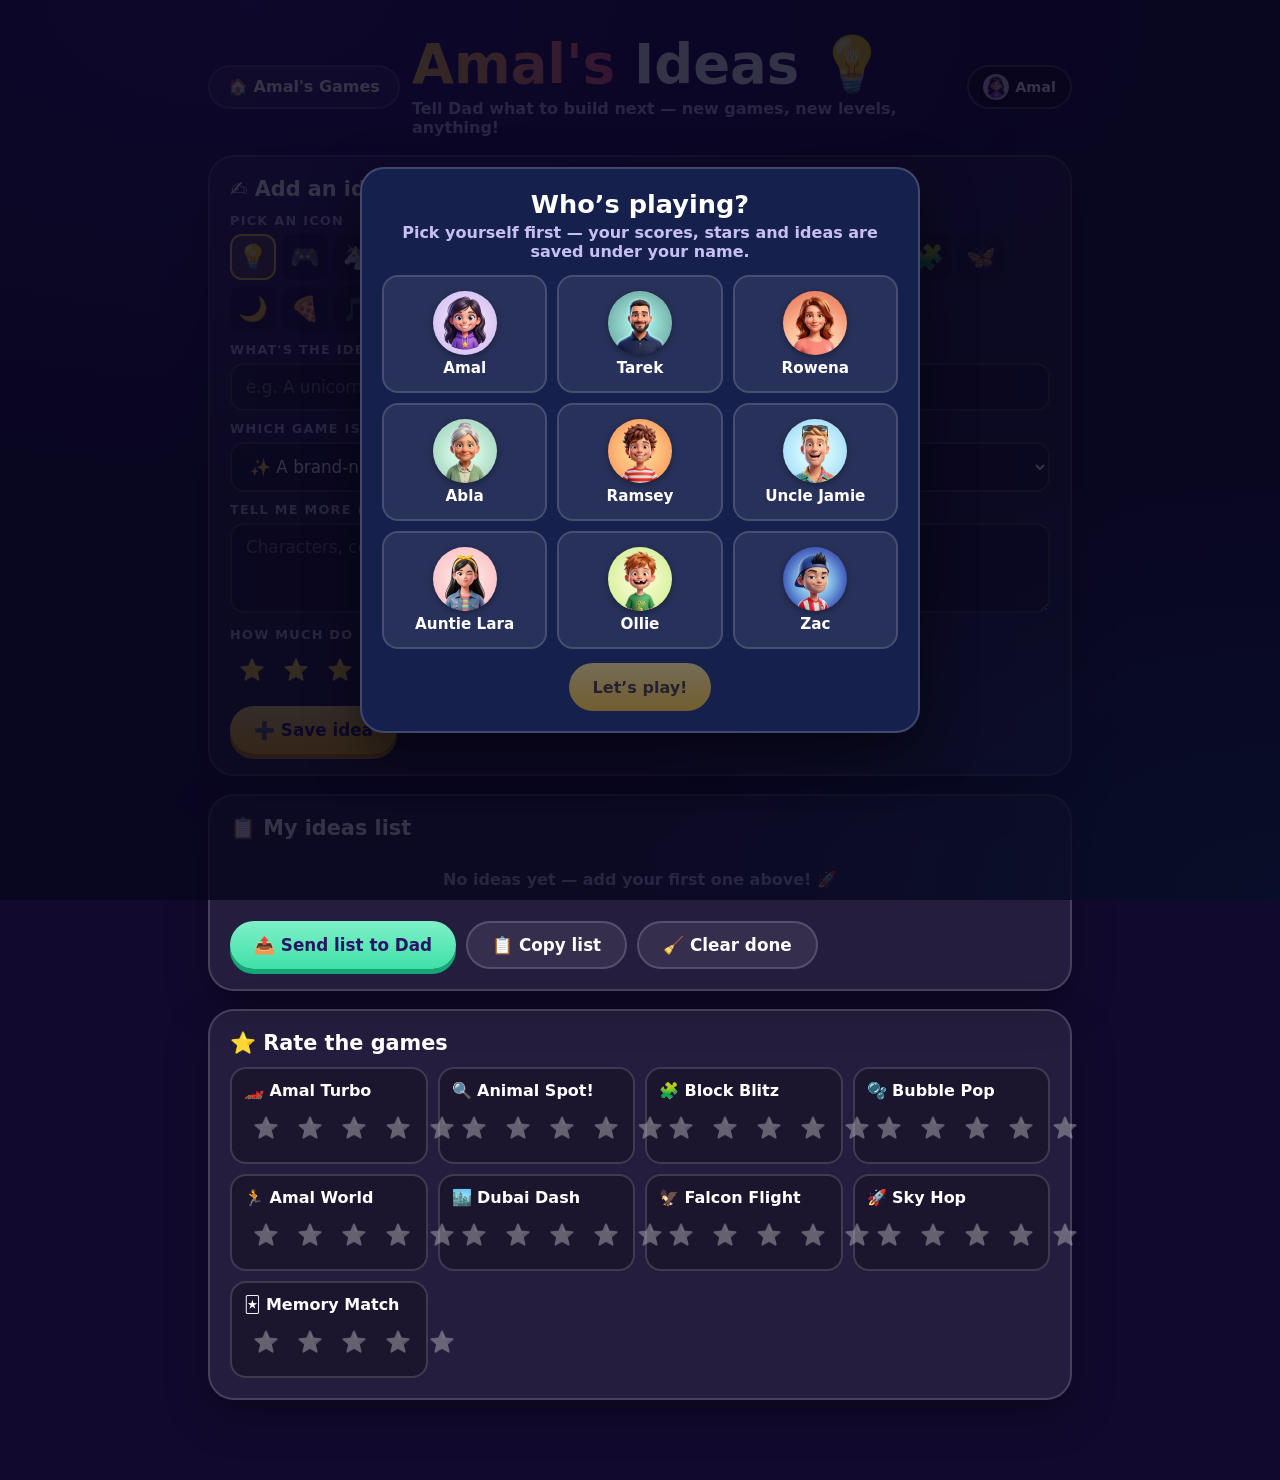
<file: ideas/index.html>
<!doctype html>
<html lang="en">
<head>
  <meta charset="UTF-8" />
  <meta name="viewport" content="width=device-width, initial-scale=1.0, viewport-fit=cover" />
  <meta name="theme-color" content="#1a0b3d" />
  <title>Amal's Ideas · Amal's Games</title>
  <script src="../shared/arcade.js"></script>
  <script src="../shared/sound.js"></script>
  <style>
    :root { --bg1:#120a2e; --bg2:#2a1468; --ink:#fff; --muted:#b9b4e3; --sun:#ffd23f; --coral:#ff5d8f; --mint:#3fe0a8; --sky:#4cc9f0; --violet:#9b5cff;
      --card:rgba(255,255,255,.08); --edge:rgba(255,255,255,.16); --shadow:0 16px 40px rgba(0,0,0,.35); }
    * { box-sizing:border-box; margin:0; padding:0; }
    body { font-family:"SF Pro Rounded", ui-rounded, "Segoe UI", system-ui, sans-serif; color:var(--ink); min-height:100vh; overflow-x:hidden; -webkit-tap-highlight-color:transparent;
      background: radial-gradient(120% 90% at 20% 0%, var(--bg2), transparent 60%), radial-gradient(90% 80% at 100% 100%, #0b3b5e, transparent 60%), var(--bg1); background-attachment:fixed; }
    .wrap { max-width:900px; margin:0 auto; padding:clamp(16px,4vw,36px) max(18px,env(safe-area-inset-right)) calc(80px + env(safe-area-inset-bottom)) max(18px,env(safe-area-inset-left)); }
    .top { display:flex; align-items:center; gap:12px; flex-wrap:wrap; margin-bottom:18px; }
    .top > div { flex:1 1 260px; min-width:0; }
    .home { display:inline-flex; align-items:center; gap:8px; min-height:44px; padding:10px 18px; border-radius:999px; background:var(--card); border:2px solid var(--edge); color:#fff; text-decoration:none; font-weight:900; white-space:nowrap; }
    h1 { font-size:clamp(1.8rem,7vw,3.4rem); font-weight:900; line-height:1.05; }
    h1 span { background:linear-gradient(90deg,var(--sun),var(--coral)); -webkit-background-clip:text; background-clip:text; color:transparent; }
    .sub { color:var(--muted); font-weight:700; margin-top:6px; }
    .panel { background:var(--card); border:2px solid var(--edge); border-radius:26px; padding:20px; box-shadow:var(--shadow); margin-top:18px; }
    .panel h2 { font-size:1.3rem; margin-bottom:12px; display:flex; align-items:center; gap:8px; }
    label { display:block; font-size:.8rem; font-weight:900; letter-spacing:.1em; text-transform:uppercase; color:var(--muted); margin:10px 0 6px; }
    input[type=text], textarea, select { width:100%; font:inherit; font-size:1.05rem; min-height:48px; color:#fff; background:rgba(0,0,0,.3); border:2px solid var(--edge); border-radius:14px; padding:12px 14px; outline:none; }
    input[type=text], textarea { -webkit-appearance:none; appearance:none; }
    input:focus, textarea:focus, select:focus { border-color:var(--sky); }
    textarea { min-height:90px; resize:vertical; }
    select option { color:#000; }
    .emojis { display:flex; flex-wrap:wrap; gap:6px; }
    .emojis button { font-size:1.5rem; width:46px; height:46px; border-radius:12px; background:rgba(0,0,0,.25); border:2px solid transparent; cursor:pointer; }
    .emojis button.on { border-color:var(--sun); background:rgba(255,210,63,.18); }
    .btn { font:inherit; font-weight:900; font-size:1.05rem; min-height:48px; padding:12px 24px; border-radius:999px; border:none; cursor:pointer; color:#2a1468;
      background:linear-gradient(180deg,#ffe066,#ffb703); box-shadow:0 5px 0 #c98a00; }
    .btn.ghost { background:var(--card); color:#fff; box-shadow:none; border:2px solid var(--edge); }
    .btn.mint { background:linear-gradient(180deg,#7ff0c8,var(--mint)); box-shadow:0 5px 0 #15a877; }
    .btn:active { transform:translateY(2px); }
    .row { display:flex; gap:10px; flex-wrap:wrap; align-items:center; margin-top:14px; }
    .list { display:flex; flex-direction:column; gap:10px; }
    .idea { display:grid; grid-template-columns:56px 1fr auto; gap:12px; align-items:start; background:rgba(0,0,0,.25); border:2px solid var(--edge); border-radius:18px; padding:12px 14px; }
    .idea .ic { font-size:2rem; line-height:1; width:56px; height:56px; display:grid; place-items:center; border-radius:14px; background:rgba(255,255,255,.08); }
    .idea .t { font-weight:900; font-size:1.05rem; }
    .idea .m { color:var(--muted); font-size:.85rem; margin-top:2px; }
    .idea .d { margin-top:6px; line-height:1.4; white-space:pre-wrap; }
    .idea > div:nth-child(2) { min-width:0; overflow-wrap:anywhere; }
    .idea .acts { display:flex; flex-direction:column; gap:6px; }
    .mini { font:inherit; font-weight:800; font-size:.8rem; min-height:40px; padding:7px 10px; border-radius:10px; border:2px solid var(--edge); background:var(--card); color:#fff; cursor:pointer; white-space:nowrap; }
    .mini.done { border-color:var(--mint); color:var(--mint); }
    @media (max-width:520px) {
      .idea { grid-template-columns:48px 1fr; } .idea .ic { width:48px; height:48px; font-size:1.7rem; }
      .idea .acts { grid-column:2; flex-direction:row; } .idea .acts .mini { flex:1; }
      .emojis button { width:44px; height:44px; font-size:1.35rem; }
    }
    .empty { color:var(--muted); text-align:center; padding:18px; font-weight:700; }
    .stars { display:flex; gap:0; }
    .stars button { font-size:1.3rem; min-width:44px; min-height:44px; padding:0; background:none; border:none; cursor:pointer; filter:grayscale(1) opacity(.4); }
    .stars button.lit { filter:none; }
    .games { display:grid; grid-template-columns:repeat(auto-fill,minmax(160px,1fr)); gap:10px; }
    .game { background:rgba(0,0,0,.25); border:2px solid var(--edge); border-radius:16px; padding:12px; }
    .game b { display:block; margin-bottom:6px; }
    .toast { position:fixed; left:50%; bottom:22px; transform:translateX(-50%); background:#16204d; border:2px solid var(--sun); padding:12px 20px; border-radius:14px; font-weight:800; display:none; z-index:9; }
    .count { font-size:.85rem; color:var(--muted); font-weight:800; }
  </style>
</head>
<body>
  <div class="wrap">
    <div class="top">
      <a class="home" href="../">🏠 Amal's Games</a>
      <div><h1><span>Amal's</span> Ideas 💡</h1><div class="sub">Tell Dad what to build next — new games, new levels, anything!</div></div>
      <span id="chip" style="margin-left:auto"></span>
    </div>

    <section class="panel">
      <h2>✍️ Add an idea</h2>
      <label>Pick an icon</label>
      <div class="emojis" id="emojis"></div>
      <label>What's the idea?</label>
      <input type="text" id="title" placeholder="e.g. A unicorn racing game!" maxlength="80" />
      <label>Which game is it for?</label>
      <select id="game">
        <option value="✨ New game">✨ A brand-new game</option>
        <option>🏎️ Amal Turbo</option><option>🔍 Animal Spot!</option><option>🧩 Block Blitz</option><option>🫧 Bubble Pop</option>
        <option>🏃 Amal World</option><option>🏙️ Dubai Dash</option><option>🦅 Falcon Flight</option><option>🚀 Sky Hop</option><option>🃏 Memory Match</option><option>🌐 The whole website</option>
      </select>
      <label>Tell me more (optional)</label>
      <textarea id="desc" placeholder="Characters, colours, levels, what happens…"></textarea>
      <label>How much do you want it?</label>
      <div class="stars" id="want"></div>
      <div class="row"><button class="btn" id="add">➕ Save idea</button><span class="count" id="count"></span></div>
    </section>

    <section class="panel">
      <h2>📋 My ideas list</h2>
      <div class="list" id="list"></div>
      <div class="row">
        <button class="btn mint" id="share">📤 Send list to Dad</button>
        <button class="btn ghost" id="copy">📋 Copy list</button>
        <button class="btn ghost" id="clearDone">🧹 Clear done</button>
      </div>
    </section>

    <section class="panel">
      <h2>⭐ Rate the games</h2>
      <div class="games" id="ratings"></div>
    </section>
  </div>
  <div class="toast" id="toast"></div>

  <script>
    Arcade.require(false);
    document.getElementById('chip').appendChild(Arcade.chip());
    Sound.wire();
    const GAMEIDS = { '🏎️ Amal Turbo':'amal-turbo','🔍 Animal Spot!':'animal-spot','🧩 Block Blitz':'block-blitz','🫧 Bubble Pop':'bubble-pop','🏃 Amal World':'amal-world','🏙️ Dubai Dash':'dubai-dash','🦅 Falcon Flight':'falcon-flight','🚀 Sky Hop':'sky-hop','🃏 Memory Match':'memory-match' };
    const GAMES = Object.keys(GAMEIDS);
    const EMOJIS = ['💡','🎮','🦄','🐉','🚀','🏎️','🐱','🧜‍♀️','🍭','🏰','🌈','⚽','🎨','🧩','🦋','🌙','🍕','🎵','🏝️','🤖'];
    let state = Arcade.ideas();
    function save(){ Arcade.saveIdeas(state); }
    const $ = (s) => document.querySelector(s);
    document.addEventListener('arcade:profile', () => render());
    let emoji = '💡', want = 3;

    // emoji picker
    const em = $('#emojis');
    EMOJIS.forEach(e => { const b=document.createElement('button'); b.textContent=e; b.type='button'; if(e===emoji) b.classList.add('on');
      b.onclick=()=>{ emoji=e; em.querySelectorAll('button').forEach(x=>x.classList.remove('on')); b.classList.add('on'); }; em.appendChild(b); });
    // want stars
    const ws = $('#want');
    const renderWant=()=>{ ws.innerHTML=''; for(let i=1;i<=5;i++){ const b=document.createElement('button'); b.type='button'; b.textContent='⭐'; if(i<=want) b.classList.add('lit'); b.onclick=()=>{want=i;renderWant();}; ws.appendChild(b);} };
    renderWant();

    $('#add').onclick = () => {
      const title = $('#title').value.trim(); if(!title){ toast('Type your idea first 😊'); $('#title').focus(); return; }
      state.ideas.unshift({ id: Date.now(), who: Arcade.profile(), emoji, title, game: $('#game').value, desc: $('#desc').value.trim(), want, done:false, date: new Date().toLocaleDateString() });
      save(); Arcade.log({ type:'idea', game: GAMEIDS[$('#game').value] || 'hub', extra: title });
      $('#title').value=''; $('#desc').value=''; want=3; renderWant(); render(); Sound.success(); toast('Saved, ' + Arcade.profile() + '! ✨');
    };

    function render(){
      const list=$('#list'); list.innerHTML='';
      if(!state.ideas.length){ list.innerHTML='<div class="empty">No ideas yet — add your first one above! 🚀</div>'; }
      state.ideas.forEach(i => {
        const el=document.createElement('div'); el.className='idea';
        el.innerHTML = `<div class="ic">${i.emoji}</div><div><div class="t">${esc(i.title)}${i.done?' ✅':''}</div><div class="m">${Arcade.avatar(i.who||'Amal', 22)} ${esc(i.who||'Amal')} · ${esc(i.game)} · ${'⭐'.repeat(i.want)} · ${i.date}</div>${i.desc?`<div class="d">${esc(i.desc)}</div>`:''}</div>
          <div class="acts"><button class="mini ${i.done?'done':''}" data-done>${i.done?'Done ✓':'Mark done'}</button><button class="mini" data-del>Delete</button></div>`;
        el.querySelector('[data-done]').onclick=()=>{ i.done=!i.done; save(); render(); };
        el.querySelector('[data-del]').onclick=()=>{ if(confirm('Delete this idea?')){ state.ideas=state.ideas.filter(x=>x.id!==i.id); save(); render(); } };
        list.appendChild(el);
      });
      $('#count').textContent = state.ideas.length ? `${state.ideas.length} idea${state.ideas.length>1?'s':''} saved on this device` : '';
      // ratings (per player, shared with the in-game "rate this game" widgets)
      const r=$('#ratings'); r.innerHTML='';
      GAMES.forEach(g => { const id=GAMEIDS[g]; const d=document.createElement('div'); d.className='game'; const cur=Arcade.rating(id);
        d.innerHTML=`<b>${g}</b><div class="stars">${[1,2,3,4,5].map(n=>`<button type="button" class="${n<=cur?'lit':''}" data-n="${n}">⭐</button>`).join('')}</div>`;
        d.querySelectorAll('button').forEach(b=>b.onclick=()=>{ Arcade.rate(id, +b.dataset.n); state=Arcade.ideas(); render(); }); r.appendChild(d); });
    }
    function listText(){
      const lines = ["Ideas for Amal's Games 💡", ''];
      state.ideas.forEach((i,n)=> lines.push(`${n+1}. ${i.emoji} ${i.title} — ${i.who||'Amal'} [${i.game}] ${'⭐'.repeat(i.want)}${i.done?' (done)':''}${i.desc?'\n   '+i.desc:''}`));
      const rated = Object.entries(state.ratings); if(rated.length){ lines.push('', 'Game ratings:'); rated.forEach(([g,v])=>{ const o = (v && typeof v==='object') ? Object.entries(v).map(([p,s])=>`${p} ${'⭐'.repeat(s)}`).join(', ') : '⭐'.repeat(v); lines.push(`- ${g}: ${o}`); }); }
      return lines.join('\n');
    }
    $('#share').onclick = async () => {
      if(!state.ideas.length){ toast('Add an idea first!'); return; }
      const text=listText();
      if(navigator.share){ try{ await navigator.share({ title:"Amal's ideas", text }); return; }catch{} }
      location.href = 'mailto:?subject=' + encodeURIComponent("Amal's game ideas") + '&body=' + encodeURIComponent(text);
    };
    $('#copy').onclick = async () => { try{ await navigator.clipboard.writeText(listText()); Sound.success(); toast('Copied! 📋'); }catch{ toast('Could not copy'); } };
    $('#clearDone').onclick = () => { state.ideas=state.ideas.filter(i=>!i.done); save(); render(); };
    function esc(s){ return String(s).replace(/[&<>"']/g, c=>({'&':'&amp;','<':'&lt;','>':'&gt;','"':'&quot;',"'":'&#39;'}[c])); }
    let tt; function toast(m){ const t=$('#toast'); t.textContent=m; t.style.display='block'; clearTimeout(tt); tt=setTimeout(()=>t.style.display='none',2000); }
    render();
  </script>
</body>
</html>
</file>
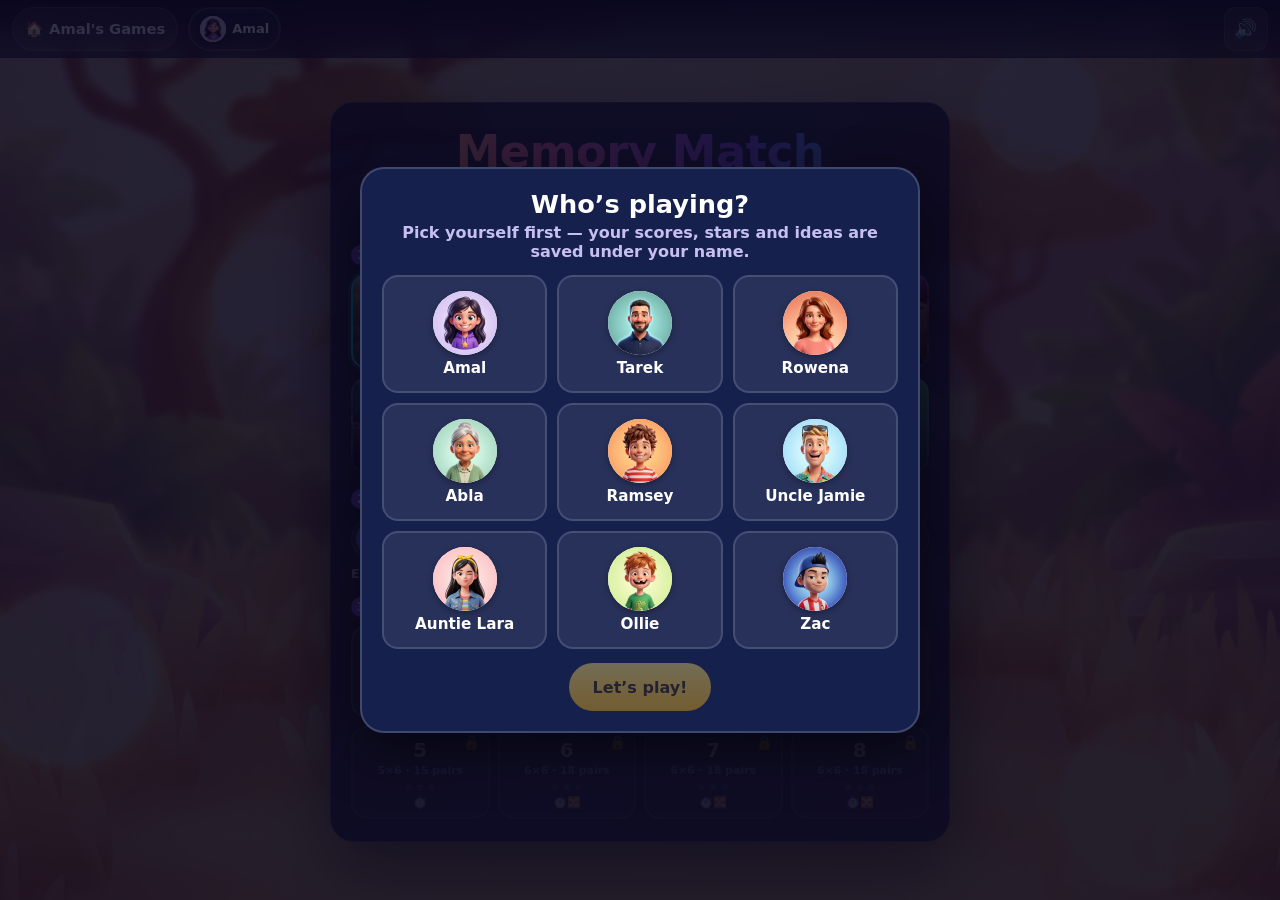
<file: memory-match/index.html>
<!DOCTYPE html>
<html lang="en">
<head>
<meta charset="utf-8">
<meta name="viewport" content="width=device-width, initial-scale=1, maximum-scale=1, user-scalable=no">
<meta name="theme-color" content="#0b0f2b">
<meta name="description" content="Memory Match — a sleek card-matching memory game with themed packs, levels, twists and 2-player mode. Part of Amal's Games.">
<title>Memory Match</title>
<script src="../shared/arcade.js"></script>
<style>
/* ============================================================
   Memory Match — styles
   Dark vibrant gradient, glossy CSS cards with a 3D flip.
   System fonts only; no external assets.
   ============================================================ */
:root{
  --bg:#0b0f2b;
  --ink:#f3f4ff;
  --muted:#a4acdf;
  --violet:#8b5cf6;
  --cyan:#22d3ee;
  --pink:#f472b6;
  --gold:#ffd166;
  --mint:#34d399;
  --panel:rgba(14,18,54,.78);
  --line:rgba(255,255,255,.12);
  --radius:18px;
  --top:58px;
  --gap:10px;
  --card:96px;
  --cols:4;
  --font:"SF Pro Rounded", ui-rounded, "Segoe UI", system-ui, -apple-system, "Helvetica Neue", Arial, sans-serif;
  --emoji:"Apple Color Emoji","Segoe UI Emoji","Noto Color Emoji",sans-serif;
}
*{box-sizing:border-box}
html,body{margin:0;height:100%;overflow:hidden;background:var(--bg);color:var(--ink);font-family:var(--font);-webkit-text-size-adjust:100%}
body{position:fixed;inset:0;overscroll-behavior:none;touch-action:manipulation;-webkit-tap-highlight-color:transparent;-webkit-font-smoothing:antialiased;display:flex;flex-direction:column}

/* Animated gradient backdrop */
body::before{
  content:"";position:fixed;inset:-20%;z-index:0;pointer-events:none;
  background:
    radial-gradient(40% 35% at 15% 15%, rgba(139,92,246,.42), transparent 62%),
    radial-gradient(38% 38% at 85% 75%, rgba(34,211,238,.22), transparent 60%),
    radial-gradient(30% 30% at 70% 5%, rgba(244,114,182,.20), transparent 60%),
    radial-gradient(28% 28% at 20% 90%, rgba(52,211,153,.14), transparent 60%),
    linear-gradient(160deg,#121749 0%,#0b0f2b 55%,#070a1f 100%);
  animation:drift 46s ease-in-out infinite alternate;
}
@keyframes drift{from{transform:translate3d(0,0,0) scale(1)}to{transform:translate3d(-3%,2%,0) scale(1.06)}}
/* Theme photo (art/<theme>.jpg) over the gradient, with a ~32% dark wash so the grid stays readable */
body::after{
  content:"";position:fixed;inset:0;z-index:0;pointer-events:none;
  background-image:linear-gradient(rgba(5,7,24,.32),rgba(5,7,24,.32)),var(--theme-bg);
  background-size:cover;background-position:center;background-repeat:no-repeat;
  opacity:0;transition:opacity .5s ease
}
body.themed::after{opacity:1}

button{font:inherit;color:inherit;cursor:pointer;border:0;background:none;-webkit-tap-highlight-color:transparent}
button:focus-visible{outline:3px solid var(--cyan);outline-offset:2px}
.hidden{display:none !important}

/* ---------- Top bar ---------- */
.top{
  position:relative;z-index:5;flex:0 0 auto;height:calc(var(--top) + env(safe-area-inset-top));
  display:flex;align-items:center;gap:10px;padding:env(safe-area-inset-top) 12px 0;
  background:linear-gradient(180deg,rgba(10,13,40,.92),rgba(10,13,40,.6));
  border-bottom:1px solid var(--line);backdrop-filter:blur(10px);-webkit-backdrop-filter:blur(10px)
}
.home{
  display:inline-flex;align-items:center;gap:6px;text-decoration:none;color:var(--ink);font-weight:800;min-height:44px;
  padding:7px 12px;border-radius:999px;background:rgba(255,255,255,.08);border:1px solid var(--line);white-space:nowrap;font-size:.92rem
}
.home:hover{background:rgba(255,255,255,.14)}
.top .arc-chip{padding:6px 10px;font-size:.82rem;background:rgba(255,255,255,.08);border-color:var(--line);flex:0 0 auto;min-height:44px}
.playing{margin:-6px 0 14px;color:var(--muted);font-weight:700;font-size:.95rem}
.playing b{color:var(--ink)}
.stats{display:flex;gap:6px;margin-left:auto;margin-right:auto;min-width:0}
.stat{
  display:flex;flex-direction:column;align-items:center;min-width:58px;padding:4px 8px;border-radius:12px;
  background:rgba(255,255,255,.06);border:1px solid var(--line);line-height:1.05
}
.stat .k{font-size:.6rem;letter-spacing:.14em;text-transform:uppercase;color:var(--muted);font-weight:800}
.stat b{font-size:1.05rem;font-variant-numeric:tabular-nums}
.stat small{font-size:.62rem;color:var(--muted);font-variant-numeric:tabular-nums}
.stat.over b{color:var(--pink)}
.ctl{display:flex;gap:6px}
.icon{
  width:44px;height:44px;border-radius:12px;background:rgba(255,255,255,.08);border:1px solid var(--line);
  font-size:1.15rem;display:grid;place-items:center;font-family:var(--emoji)
}
.icon:hover{background:rgba(255,255,255,.15)}
body.on-start .stats,body.on-start #btnPause{visibility:hidden}

/* ---------- Stage + grid ---------- */
#stage{position:relative;z-index:1;flex:1 1 auto;min-height:0;display:flex;flex-direction:column;align-items:center;padding:8px 10px 10px}
.twist{
  flex:0 0 auto;display:flex;gap:8px;align-items:center;justify-content:center;flex-wrap:wrap;
  min-height:30px;margin-bottom:6px;font-size:.82rem;font-weight:800;color:var(--muted)
}
.chip{padding:5px 11px;border-radius:999px;background:rgba(255,255,255,.07);border:1px solid var(--line);white-space:nowrap}
.chip.hot{background:linear-gradient(90deg,rgba(244,114,182,.35),rgba(139,92,246,.35));color:#fff;border-color:rgba(244,114,182,.5)}
.chip.p1.turn{background:rgba(34,211,238,.25);color:#fff;border-color:var(--cyan);box-shadow:0 0 14px rgba(34,211,238,.35)}
.chip.p2.turn{background:rgba(244,114,182,.25);color:#fff;border-color:var(--pink);box-shadow:0 0 14px rgba(244,114,182,.35)}
#gridWrap{flex:1 1 auto;min-height:0;width:100%;display:grid;place-items:center}
#grid{
  display:grid;grid-template-columns:repeat(var(--cols),var(--card));gap:var(--gap);
  perspective:1200px;
}

/* ---------- Cards (3D flip) ---------- */
.card{
  position:relative;width:var(--card);height:var(--card);border-radius:calc(var(--card) * .16);
  transform-style:preserve-3d;transition:transform .45s cubic-bezier(.2,.8,.2,1);
  padding:0;outline:none;-webkit-user-select:none;user-select:none
}
.card.flipped,.card.matched{transform:rotateY(180deg)}
.card .face{
  position:absolute;inset:0;border-radius:inherit;backface-visibility:hidden;-webkit-backface-visibility:hidden;
  display:grid;place-items:center;overflow:hidden
}
/* glossy back with subtle diamond pattern + shine */
.card .back{
  background:
    linear-gradient(135deg,rgba(255,255,255,.22),rgba(255,255,255,0) 45%),
    repeating-linear-gradient(45deg,rgba(255,255,255,.07) 0 6px,rgba(255,255,255,0) 6px 14px),
    repeating-linear-gradient(-45deg,rgba(255,255,255,.07) 0 6px,rgba(255,255,255,0) 6px 14px),
    linear-gradient(160deg,var(--c1,#7c3aed),var(--c2,#2563eb));
  border:2px solid rgba(255,255,255,.28);
  box-shadow:0 10px 24px rgba(0,0,0,.35), inset 0 -4px 10px rgba(0,0,0,.25), inset 0 2px 0 rgba(255,255,255,.35)
}
/* subtle star watermark (shared/items/star.png) under the shine */
.card .back::before{
  content:"";position:absolute;inset:12%;background:url(../shared/items/star.png) center/contain no-repeat;opacity:.1;pointer-events:none;
  filter:brightness(3) saturate(0)   /* white star so the 10% watermark reads on every theme colour */
}
.card .back::after{
  content:"";width:38%;height:38%;border-radius:50%;
  background:radial-gradient(circle at 35% 35%,rgba(255,255,255,.55),rgba(255,255,255,.08) 60%,transparent 70%);
  border:2px solid rgba(255,255,255,.35)
}
.card .front{
  transform:rotateY(180deg);
  background:linear-gradient(170deg,#fdfdff 0%,#e9ecff 100%);
  border:2px solid rgba(255,255,255,.9);
  box-shadow:0 10px 24px rgba(0,0,0,.35), inset 0 -6px 14px rgba(99,102,241,.14);
  font-size:calc(var(--card) * .56);line-height:1;font-family:var(--emoji)
}
.card:hover .back{filter:brightness(1.12)}
.card:active{transform:scale(.96)}
.card.flipped:active,.card.matched:active{transform:rotateY(180deg)}
.card.matched{cursor:default;animation:pulse .6s cubic-bezier(.2,.8,.2,1)}
.card.matched .front{
  background:linear-gradient(170deg,#fff7d6 0%,#ffe8a3 100%);border-color:var(--gold);
  box-shadow:0 0 0 3px rgba(255,209,102,.45),0 0 26px rgba(255,209,102,.5),0 10px 24px rgba(0,0,0,.3)
}
.card.p2.matched .front{
  background:linear-gradient(170deg,#ffe4f2 0%,#ffc2e2 100%);border-color:var(--pink);
  box-shadow:0 0 0 3px rgba(244,114,182,.45),0 0 26px rgba(244,114,182,.5),0 10px 24px rgba(0,0,0,.3)
}
.card.p1.matched .front{
  background:linear-gradient(170deg,#dcfbff 0%,#b6f0ff 100%);border-color:var(--cyan);
  box-shadow:0 0 0 3px rgba(34,211,238,.45),0 0 26px rgba(34,211,238,.5),0 10px 24px rgba(0,0,0,.3)
}
@keyframes pulse{0%{transform:rotateY(180deg) scale(1)}40%{transform:rotateY(180deg) scale(1.14)}100%{transform:rotateY(180deg) scale(1)}}
.card.shake{animation:shake .4s ease}
@keyframes shake{0%,100%{transform:rotateY(180deg) translateX(0)}25%{transform:rotateY(180deg) translateX(-5px)}75%{transform:rotateY(180deg) translateX(5px)}}
.card.shuffling{transition:transform .35s ease,opacity .35s ease;transform:scale(.55) rotate(12deg);opacity:.35}
/* keyboard focus ring */
.card.kfocus::before{
  content:"";position:absolute;inset:-5px;border-radius:calc(var(--card) * .16 + 5px);
  border:3px solid var(--cyan);box-shadow:0 0 16px rgba(34,211,238,.6);pointer-events:none;z-index:2
}
body.kb .card.kfocus::before{display:block}
body:not(.kb) .card.kfocus::before{display:none}

/* ---------- Screens & overlays ---------- */
.screen,.overlay{position:fixed;inset:0;z-index:20;display:flex;align-items:center;justify-content:center;padding:14px}
.screen{top:calc(var(--top) + env(safe-area-inset-top));overflow:auto;-webkit-overflow-scrolling:touch;align-items:flex-start;padding:16px 14px calc(30px + env(safe-area-inset-bottom));z-index:10}
.overlay{background:rgba(5,7,24,.72);backdrop-filter:blur(8px);-webkit-backdrop-filter:blur(8px);overflow:auto;-webkit-overflow-scrolling:touch}
.panel{
  width:min(100%,560px);background:var(--panel);border:1px solid var(--line);border-radius:24px;margin:auto;
  box-shadow:0 30px 70px rgba(0,0,0,.5);padding:22px 20px;text-align:center;
  animation:pop .35s cubic-bezier(.2,.9,.3,1.2)
}
@keyframes pop{from{transform:scale(.88);opacity:0}to{transform:scale(1);opacity:1}}
.panel h1,.panel h2{margin:0 0 6px;letter-spacing:-.01em}
.panel h1{font-size:clamp(2rem,6vw,2.8rem);font-weight:900;
  background:linear-gradient(90deg,var(--gold),var(--pink),var(--violet),var(--cyan));-webkit-background-clip:text;background-clip:text;color:transparent}
.panel h2{font-size:1.6rem;font-weight:900}
.panel p.sub{margin:0 0 14px;color:var(--muted);font-weight:700}
.row{display:flex;gap:10px;justify-content:center;flex-wrap:wrap;margin-top:14px}
.btn{
  padding:12px 20px;border-radius:14px;font-weight:900;font-size:1rem;background:rgba(255,255,255,.1);border:1px solid var(--line);
  transition:transform .12s ease,background .15s ease;min-width:110px
}
.btn:hover{background:rgba(255,255,255,.17)}
.btn:active{transform:scale(.96)}
.btn.primary{background:linear-gradient(135deg,var(--violet),var(--cyan));color:#fff;border-color:transparent;box-shadow:0 10px 26px rgba(139,92,246,.4)}
.btn.primary:hover{filter:brightness(1.1)}
.btn.ghost{background:transparent}
.btn.sm{padding:8px 14px;font-size:.9rem;min-width:0}

/* start screen sections */
.sect{margin-top:16px;text-align:left}
.sect h3{margin:0 0 8px;font-size:.78rem;letter-spacing:.16em;text-transform:uppercase;color:var(--muted);font-weight:900;display:flex;align-items:center;gap:8px}
.sect h3 .n{display:inline-grid;place-items:center;width:20px;height:20px;border-radius:50%;background:var(--violet);color:#fff;font-size:.72rem;letter-spacing:0}
.themes{display:grid;grid-template-columns:repeat(3,1fr);gap:8px}
.theme{
  display:flex;flex-direction:column;align-items:center;justify-content:flex-end;gap:4px;min-height:96px;padding:10px 6px;border-radius:16px;
  background:rgba(255,255,255,.06);border:2px solid var(--line);transition:transform .12s ease,border-color .15s;
  background-size:cover;background-position:center;text-shadow:0 1px 4px rgba(0,0,0,.7)
}
.theme:hover{transform:translateY(-2px)}
.theme .em{font-size:1.35rem;letter-spacing:-.08em;font-family:var(--emoji);line-height:1.2;white-space:nowrap}
.theme .nm{font-size:.8rem;font-weight:900}
.theme .st{font-size:.68rem;color:var(--gold);font-weight:800}
.theme.sel{border-color:var(--cyan);background-color:rgba(34,211,238,.14);box-shadow:0 0 0 3px rgba(34,211,238,.2)}
.levels{display:grid;grid-template-columns:repeat(4,1fr);gap:8px}
.lvl{
  position:relative;display:flex;flex-direction:column;align-items:center;gap:2px;padding:10px 4px 8px;border-radius:16px;
  background:rgba(255,255,255,.06);border:2px solid var(--line);transition:transform .12s ease
}
.lvl:hover:not(.locked){transform:translateY(-2px);border-color:var(--violet)}
.lvl b{font-size:1.25rem}
.lvl .sz{font-size:.68rem;color:var(--muted);font-weight:800}
.lvl .stars{font-size:.8rem;letter-spacing:.02em;color:var(--gold)}
.lvl .stars .off{color:rgba(255,255,255,.22)}
.lvl .tw{font-size:.7rem;font-family:var(--emoji)}
.lvl.locked{opacity:.45;cursor:not-allowed}
.lvl.locked::after{content:"🔒";position:absolute;top:6px;right:8px;font-size:.85rem;font-family:var(--emoji)}
.seg{display:inline-flex;background:rgba(255,255,255,.07);border:1px solid var(--line);border-radius:999px;padding:4px;gap:4px}
.seg button{padding:8px 16px;border-radius:999px;font-weight:900;font-size:.9rem;color:var(--muted)}
.seg button.on{background:linear-gradient(135deg,var(--violet),var(--cyan));color:#fff;box-shadow:0 6px 16px rgba(139,92,246,.4)}
.modebar{display:flex;align-items:center;justify-content:space-between;gap:10px;flex-wrap:wrap}
.hint{font-size:.78rem;color:var(--muted);font-weight:700;margin-top:6px}

/* How to play */
.how{text-align:left;font-weight:600;line-height:1.5;color:#dfe2ff}
.how li{margin:6px 0}
.how kbd{font:inherit;font-size:.8em;font-weight:900;padding:1px 7px;border-radius:7px;background:rgba(255,255,255,.12);border:1px solid var(--line)}

/* win panel */
.bigstars{font-size:clamp(2.4rem,9vw,3.6rem);letter-spacing:.06em;margin:4px 0 6px;line-height:1}
.bigstars span{display:inline-block;color:rgba(255,255,255,.18)}
.bigstars span.lit{color:var(--gold);text-shadow:0 0 22px rgba(255,209,102,.7);animation:starIn .5s cubic-bezier(.2,.9,.3,1.4) both}
.bigstars span.lit:nth-child(2){animation-delay:.18s}.bigstars span.lit:nth-child(3){animation-delay:.36s}
@keyframes starIn{from{transform:scale(0) rotate(-40deg);opacity:0}to{transform:scale(1) rotate(0);opacity:1}}
.results{display:flex;justify-content:center;gap:10px;margin:8px 0 2px;flex-wrap:wrap}
.res{min-width:96px;padding:8px 12px;border-radius:14px;background:rgba(255,255,255,.07);border:1px solid var(--line)}
.res .k{display:block;font-size:.62rem;letter-spacing:.14em;text-transform:uppercase;color:var(--muted);font-weight:800}
.res b{font-size:1.2rem;font-variant-numeric:tabular-nums}
.res.ok b{color:var(--mint)}
.res.miss b{color:var(--pink)}
.res small{display:block;font-size:.66rem;color:var(--muted)}
.p2res{display:flex;justify-content:center;gap:12px;margin:10px 0}
.p2res .res.p1{border-color:var(--cyan)}.p2res .res.p2{border-color:var(--pink)}
.p2res .res.win{box-shadow:0 0 0 3px rgba(255,209,102,.45),0 0 22px rgba(255,209,102,.4)}
.newbest{display:inline-block;margin-top:6px;padding:4px 12px;border-radius:999px;background:rgba(255,209,102,.18);color:var(--gold);font-weight:900;font-size:.8rem;border:1px solid rgba(255,209,102,.4)}

/* toast */
#toast{
  position:fixed;left:50%;bottom:max(14px, env(safe-area-inset-bottom));transform:translateX(-50%) translateY(10px);z-index:15;
  padding:8px 16px;border-radius:999px;background:rgba(14,18,54,.92);border:1px solid var(--line);font-weight:900;
  opacity:0;pointer-events:none;transition:opacity .25s,transform .25s;white-space:nowrap
}
#toast.show{opacity:1;transform:translateX(-50%) translateY(0)}

/* confetti canvas */
#confetti{position:fixed;inset:0;z-index:30;pointer-events:none}
/* match flash + floating "+1 pair" / streak labels */
#flash{position:fixed;inset:0;z-index:12;pointer-events:none;background:#fff;opacity:0}
#flash.go{animation:flash .35s ease-out}
@keyframes flash{from{opacity:.22}to{opacity:0}}
.float{position:fixed;z-index:14;pointer-events:none;transform:translate(-50%,-50%);font-weight:900;font-size:1.15rem;color:#fff;
  text-shadow:0 2px 0 rgba(0,0,0,.45),0 0 14px rgba(255,209,102,.6);white-space:nowrap;animation:floatUp 1s ease-out forwards}
.float.big{font-size:1.6rem;color:var(--gold)}
/* "pair found": little star.png sparks fly out of the matched cards */
.spark{position:fixed;z-index:14;pointer-events:none;width:22px;height:22px;transform:translate(-50%,-50%);filter:drop-shadow(0 0 6px rgba(255,209,102,.8));animation:spark .7s ease-out forwards}
@keyframes spark{0%{opacity:1;transform:translate(-50%,-50%) scale(.4)}30%{opacity:1;transform:translate(calc(-50% + var(--dx) * .5),calc(-50% + var(--dy) * .5)) scale(1.1) rotate(90deg)}100%{opacity:0;transform:translate(calc(-50% + var(--dx)),calc(-50% + var(--dy))) scale(.3) rotate(200deg)}}
@keyframes floatUp{0%{opacity:0;transform:translate(-50%,-30%) scale(.6)}20%{opacity:1;transform:translate(-50%,-60%) scale(1.15)}100%{opacity:0;transform:translate(-50%,-160%) scale(1)}}
.stat b.pop{animation:statpop .35s ease}
@keyframes statpop{40%{transform:scale(1.35)}}

/* ---------- Responsive ---------- */
@media (max-width:640px){
  :root{--top:56px}
  .home{font-size:.8rem;padding:6px 10px}
  .stat{min-width:46px;padding:3px 6px}
  .stat b{font-size:.95rem}
  .stat .k{font-size:.52rem}
  .ctl{gap:4px}
  .themes{grid-template-columns:repeat(3,1fr)}
  .theme .em{font-size:1.1rem}
  .panel{padding:18px 14px}
}
@media (max-width:400px){
  .home span{display:none}
  .home{min-width:44px;justify-content:center}
  .stat.best{display:none}
}
@media (max-height:420px) and (orientation:landscape){
  .twist{min-height:0;margin-bottom:2px}
}

/* ---------- Reduced motion ---------- */
@media (prefers-reduced-motion:reduce){
  body::before{animation:none}
  .card{transition:transform .12s linear}
  .card.matched,.card.shake{animation:none}
  .panel{animation:none}
  #flash.go{animation:none}
  .bigstars span.lit{animation:none}
  .card.shuffling{transition:none}
}
</style>
</head>
<body class="on-start">

<canvas id="confetti" aria-hidden="true"></canvas>
<div id="flash" aria-hidden="true"></div>

<!-- ============ Top bar ============ -->
<header class="top">
  <a class="home" href="../">🏠 <span>Amal's Games</span></a>
  <div class="stats" aria-live="off">
    <div class="stat"><span class="k">Moves</span><b id="hudMoves">0</b></div>
    <div class="stat" id="statTime"><span class="k">Time</span><b id="hudTime">0:00</b><small id="hudTarget"></small></div>
    <div class="stat"><span class="k">Level</span><b id="hudLevel">1</b></div>
    <div class="stat best"><span class="k">Best</span><b id="hudBest">—</b></div>
  </div>
  <div class="ctl">
    <button id="btnPause" class="icon" aria-label="Pause (P)" title="Pause (P)">⏸</button>
    <button id="btnMute" class="icon" aria-label="Mute" title="Mute">🔊</button>
  </div>
</header>

<!-- ============ Game stage ============ -->
<main id="stage">
  <div class="twist" id="twist"></div>
  <div id="gridWrap"><div id="grid" role="grid" aria-label="Memory cards"></div></div>
</main>

<!-- ============ Start screen ============ -->
<section id="start" class="screen">
  <div class="panel" style="width:min(100%,620px)">
    <h1>Memory Match</h1>
    <p class="sub">Flip, remember, match — six worlds to master!</p>
    <p class="playing">Playing as <b id="startPlayer">…</b></p>

    <div class="sect">
      <h3><span class="n">1</span> Pick a theme</h3>
      <div class="themes" id="themes"></div>
    </div>

    <div class="sect">
      <h3><span class="n">2</span> Players</h3>
      <div class="modebar">
        <div class="seg" role="group" aria-label="Players">
          <button id="mode1" class="on" aria-pressed="true">👤 1 Player</button>
          <button id="mode2" aria-pressed="false">👥 2 Players</button>
        </div>
        <button id="btnHow" class="btn sm ghost">❓ How to play</button>
      </div>
      <div class="hint" id="modeHint">Earn up to 3 stars per level. Levels unlock one by one.</div>
    </div>

    <div class="sect">
      <h3><span class="n">3</span> Choose a level</h3>
      <div class="levels" id="levels"></div>
    </div>
  </div>
</section>

<!-- ============ Pause overlay ============ -->
<div id="ovPause" class="overlay hidden">
  <div class="panel">
    <h2>⏸ Paused</h2>
    <p class="sub" id="pauseInfo"></p>
    <div class="row">
      <button class="btn primary" id="btnResume">▶ Resume</button>
      <button class="btn" id="btnRestart">🔄 Restart</button>
      <button class="btn" id="btnPauseHome">🏠 Home</button>
    </div>
  </div>
</div>

<!-- ============ Level complete (1P) ============ -->
<div id="ovWin" class="overlay hidden">
  <div class="panel">
    <h2 id="winTitle">Level Clear!</h2>
    <div class="bigstars" id="winStars"><span>★</span><span>★</span><span>★</span></div>
    <div class="results">
      <div class="res" id="resMoves"><span class="k">Moves</span><b>0</b><small></small></div>
      <div class="res" id="resTime"><span class="k">Time</span><b>0:00</b><small></small></div>
    </div>
    <div id="winBest" class="newbest hidden">🏆 New best!</div>
    <p class="sub" id="winMsg" style="margin-top:10px"></p>
    <div class="row">
      <button class="btn primary" id="btnNext">Next ▶</button>
      <button class="btn" id="btnReplay">🔄 Replay</button>
      <button class="btn" id="btnLevels">Levels</button>
      <button class="btn" id="btnWinHome">🏠 Home</button>
    </div>
  </div>
</div>

<!-- ============ 2-player result ============ -->
<div id="ovP2" class="overlay hidden">
  <div class="panel">
    <h2 id="p2Title">Player 1 wins!</h2>
    <p class="sub" id="p2Sub"></p>
    <div class="p2res">
      <div class="res p1" id="p2r1"><span class="k">Player 1</span><b>0</b><small>pairs</small></div>
      <div class="res p2" id="p2r2"><span class="k">Player 2</span><b>0</b><small>pairs</small></div>
    </div>
    <div class="row">
      <button class="btn primary" id="btnRematch">🔄 Rematch</button>
      <button class="btn" id="btnP2Next">Next ▶</button>
      <button class="btn" id="btnP2Levels">Levels</button>
      <button class="btn" id="btnP2Home">🏠 Home</button>
    </div>
  </div>
</div>

<!-- ============ How to play ============ -->
<div id="ovHow" class="overlay hidden">
  <div class="panel">
    <h2>How to play</h2>
    <ul class="how">
      <li>🃏 Tap two cards to flip them. If they match, they stay face up. If not, they flip back — remember where they were!</li>
      <li>⭐ Finish a level for 1 star. Beat the <b>move target</b> and the <b>time target</b> for 3 stars. Levels unlock one by one for each theme.</li>
      <li>👀 Early levels give you a <b>Peek</b> at the start. Higher levels add a <b>timer target</b> and a sneaky <b>Shuffle</b> that mixes the face-down cards after a few misses.</li>
      <li>👥 In <b>2 Players</b> you take turns on one device. A match earns a pair and another go. Most pairs wins!</li>
      <li>⌨️ Keyboard: <kbd>←</kbd><kbd>↑</kbd><kbd>→</kbd><kbd>↓</kbd> move, <kbd>Enter</kbd>/<kbd>Space</kbd> flip, <kbd>P</kbd>/<kbd>Esc</kbd> pause.</li>
    </ul>
    <div class="row"><button class="btn primary" id="btnHowClose">Got it</button></div>
  </div>
</div>

<!-- ============ Theme complete (last level of a theme) ============ -->
<div id="ovTheme" class="overlay hidden">
  <div class="panel">
    <h2>Theme complete! 🏆</h2>
    <p class="sub" id="themeMsg"></p>
    <div class="row">
      <button class="btn primary" id="btnNextTheme">Next theme ▶</button>
      <button class="btn" id="btnThemeLevels">Levels</button>
    </div>
  </div>
</div>

<div id="toast" role="status" aria-live="polite"></div>

<script>
/* ============================================================
   Memory Match — game logic
   Sections: data, storage, audio, confetti, state, layout,
   rendering, gameplay, overlays, start screen, input, boot.
   ============================================================ */
(function () {
'use strict';

const LS = 'memorymatch-';   // localStorage key prefix
const GAME_ID = 'memory-match';
const K = (k) => (window.Arcade ? Arcade.key(k) : k);   // per-player namespaced key
const $ = (id) => document.getElementById(id);
const reducedMotion = window.matchMedia('(prefers-reduced-motion: reduce)').matches;

/* ---------------- Theme packs (18 unique emoji each) ---------------- */
const THEMES = [
  { id: 'animals', name: 'Animals', c1: '#f97316', c2: '#db2777',
    emoji: ['🦁','🐯','🐼','🦊','🐨','🐸','🦉','🐙','🦋','🐢','🦒','🐘','🦓','🐬','🦜','🐺','🦔','🐝'] },
  { id: 'space',   name: 'Space',   c1: '#6366f1', c2: '#0ea5e9',
    emoji: ['🚀','🛸','🪐','🌍','🌙','⭐','☄️','👩‍🚀','🛰️','🌞','🔭','👽','🌌','🌠','🤖','🌑','🌗','🌟'] },
  { id: 'food',    name: 'Food',    c1: '#ef4444', c2: '#f59e0b',
    emoji: ['🍕','🍔','🌮','🍣','🍩','🍓','🍉','🥑','🍪','🧁','🍦','🥨','🍇','🍍','🥕','🌽','🍋','🧀'] },
  { id: 'sea',     name: 'Sea',     c1: '#06b6d4', c2: '#1d4ed8',
    emoji: ['🐠','🐳','🦈','🐙','🦀','🐚','🦑','🐡','🦞','🐬','🐢','🪸','🦭','🐋','🦐','🌊','⚓','🧜‍♀️'] },
  { id: 'dubai',   name: 'Dubai & Travel', c1: '#d97706', c2: '#7c3aed',
    emoji: ['✈️','🕌','🐪','🏙️','🌴','🛳️','🏜️','🎡','🏖️','🧳','🛺','🗺️','🏨','🛥️','🪂','🎢','🌅','🧭'] },
  { id: 'sports',  name: 'Sports',  c1: '#16a34a', c2: '#0891b2',
    emoji: ['⚽','🏀','🎾','🏈','⚾','🏐','🏓','🏸','🥊','🏊','🚴','🏇','⛷️','🏄','🥋','🎳','🏹','🏆'] }
];

/* ---------------- Levels ----------------
   cols×rows grid, pairs, peek ms (0 = none), move & time targets (stars),
   timed = show timer target in HUD, shuffle = re-mix face-down cards every N mismatches */
const LEVELS = [
  { cols: 3, rows: 4, pairs: 6,  peek: 2200, moves: 10, time: 40 },
  { cols: 4, rows: 4, pairs: 8,  peek: 2000, moves: 14, time: 55 },
  { cols: 4, rows: 5, pairs: 10, peek: 1700, moves: 17, time: 75 },
  { cols: 4, rows: 6, pairs: 12, peek: 0,    moves: 21, time: 95,  timed: true },
  { cols: 5, rows: 6, pairs: 15, peek: 0,    moves: 26, time: 125, timed: true },
  { cols: 6, rows: 6, pairs: 18, peek: 0,    moves: 32, time: 160, timed: true, shuffle: 6 },
  { cols: 6, rows: 6, pairs: 18, peek: 0,    moves: 30, time: 140, timed: true, shuffle: 4 },
  { cols: 6, rows: 6, pairs: 18, peek: 0,    moves: 28, time: 120, timed: true, shuffle: 3 }
];

/* ---------------- Storage ---------------- */
const store = {
  get(key, fallback) {
    try { const v = localStorage.getItem(K(LS + key)); return v === null ? fallback : JSON.parse(v); }
    catch (e) { return fallback; }
  },
  set(key, val) {
    try { localStorage.setItem(K(LS + key), JSON.stringify(val)); } catch (e) { /* storage unavailable */ }
  }
};
let progress = store.get('progress', {});   // { themeId: { "1": stars, ... } }
let bests    = store.get('best', {});       // { "themeId-level": { moves, time } }
let muted    = store.get('muted', false) === true;
let selTheme = store.get('theme', 'animals');
if (!THEMES.some(t => t.id === selTheme)) selTheme = 'animals';
let mode     = store.get('mode', 1) === 2 ? 2 : 1;

const starsFor = (themeId, lvl) => (progress[themeId] && progress[themeId][lvl]) || 0;
const totalStars = (themeId) => LEVELS.reduce((s, _, i) => s + starsFor(themeId, i + 1), 0);
const allStars = () => THEMES.reduce((s, t) => s + totalStars(t.id), 0);   // across every theme (leaderboard score)
const isUnlocked = (themeId, lvl) => mode === 2 || lvl === 1 || starsFor(themeId, lvl - 1) > 0;

/* ---------------- Audio (Web Audio synthesis, no files) ---------------- */
const audio = (() => {
  let ctx = null;
  function ensure() {
    if (ctx) return ctx;
    const AC = window.AudioContext || window.webkitAudioContext;
    if (!AC) return null;
    try { ctx = new AC(); } catch (e) { ctx = null; }
    return ctx;
  }
  // one tone: type, start freq → end freq, duration, gain, delay
  function tone(type, f0, f1, dur, gain, delay) {
    const c = ensure(); if (!c || muted) return;
    if (c.state === 'suspended') c.resume().catch(() => {});
    const t = c.currentTime + (delay || 0);
    const o = c.createOscillator(); const g = c.createGain();
    o.type = type; o.frequency.setValueAtTime(f0, t);
    if (f1 && f1 !== f0) o.frequency.exponentialRampToValueAtTime(f1, t + dur);
    g.gain.setValueAtTime(0.0001, t);
    g.gain.exponentialRampToValueAtTime(gain, t + 0.012);
    g.gain.exponentialRampToValueAtTime(0.0001, t + dur);
    o.connect(g).connect(c.destination);
    o.start(t); o.stop(t + dur + 0.05);
  }
  return {
    get ctx() { return ctx; },
    unlock() { const c = ensure(); if (c && c.state === 'suspended') c.resume().catch(() => {}); },
    flip()     { tone('triangle', 520, 330, 0.09, 0.08); },
    streak(n)  { [0, 4, 7, 12].slice(0, Math.min(4, n + 1)).forEach((s, i) => tone('triangle', 660 * Math.pow(2, s / 12), 660 * Math.pow(2, s / 12), 0.14, 0.09, i * 0.06)); },
    best()     { [784, 988, 1175, 1568, 1175, 1568, 1976].forEach((f, i) => tone('triangle', f, f, 0.16, 0.08, i * 0.07)); },
    tick()     { tone('square', 700, 700, 0.04, 0.03); },
    match()    { tone('sine', 523, 523, 0.14, 0.12); tone('sine', 659, 659, 0.14, 0.12, 0.09); tone('sine', 784, 784, 0.22, 0.12, 0.18); },
    mismatch() { tone('sawtooth', 220, 150, 0.18, 0.045); tone('sawtooth', 165, 120, 0.2, 0.035, 0.06); },
    shuffle()  { tone('triangle', 300, 900, 0.22, 0.06); tone('triangle', 900, 300, 0.22, 0.06, 0.2); },
    win()      { [523, 659, 784, 1047, 1319].forEach((f, i) => tone('sine', f, f, 0.26, 0.11, i * 0.11)); tone('triangle', 1568, 1568, 0.5, 0.08, 0.6); },
    lose()     { tone('sine', 392, 262, 0.5, 0.08); }
  };
})();

/* ---------- Music: calm looping arpeggio, scheduled ahead on the audio clock ---------- */
function makeMusic(getCtx, getDest, song) {
  let timer = 0, step = 0, nextT = 0, bus = null;
  const STEP = 60 / song.bpm / 4;                                   // one 16th note
  const hz = (semi) => song.root * Math.pow(2, semi / 12);
  function note(ac, f, t, d, type, v) {
    const o = ac.createOscillator(), g = ac.createGain();
    o.type = type; o.frequency.setValueAtTime(f, t);
    g.gain.setValueAtTime(0.0001, t); g.gain.exponentialRampToValueAtTime(v, t + 0.012); g.gain.exponentialRampToValueAtTime(0.0001, t + d);
    o.connect(g).connect(bus); o.start(t); o.stop(t + d + 0.03);
  }
  function tick() {
    const ac = getCtx(); if (!ac) return;
    while (nextT < ac.currentTime + 0.3) {
      const ch = song.chords[Math.floor(step / 16) % song.chords.length], i = step % 16;
      const a = song.arp[i % song.arp.length];
      if (a !== null) note(ac, hz(ch[a % ch.length] + 12 * Math.floor(a / ch.length)), nextT, STEP * 1.6, song.lead, song.vol);
      if (i % 8 === 0) note(ac, hz(ch[0] - 12), nextT, STEP * 3.6, song.bass, song.vol * 0.8);
      if (i % 8 === 4) note(ac, hz(ch[2 % ch.length] - 12), nextT, STEP * 1.8, song.bass, song.vol * 0.55);
      nextT += STEP; step++;
    }
  }
  return {
    start() {
      const ac = getCtx(); if (!ac || timer) return;
      if (!bus) { bus = ac.createGain(); const lp = ac.createBiquadFilter(); lp.type = 'lowpass'; lp.frequency.value = 1800; bus.connect(lp).connect(getDest()); }
      nextT = ac.currentTime + 0.05; step = 0; tick(); timer = setInterval(tick, 120);
    },
    stop() { if (timer) clearInterval(timer); timer = 0; },
    get on() { return !!timer; },
  };
}
// Gentle "thinking" loop: Cmaj7 · Am7 · Fmaj7 · G at 96 BPM (semitones from C4)
const Music = makeMusic(() => audio.ctx, () => audio.ctx.destination, {
  bpm: 96, root: 261.63, lead: 'sine', bass: 'triangle', vol: 0.06,
  chords: [[0, 4, 7, 11], [-3, 0, 4, 7], [-7, -3, 0, 4], [-5, -1, 2, 5]],
  arp: [0, null, 1, 2, null, 3, 2, null, 1, 3, null, 4, 2, null, 1, null],
});
function syncMusic() {
  const want = !!G.def && !G.paused && !G.over && !muted && !document.hidden && $('start').classList.contains('hidden');
  if (want !== Music.on) { want ? Music.start() : Music.stop(); }
}

/* ---------------- Confetti (canvas, no strobing) ---------------- */
const confetti = (() => {
  const cv = $('confetti'); const cx = cv.getContext('2d');
  let parts = [], raf = 0, endAt = 0;
  const COLORS = ['#ffd166', '#f472b6', '#8b5cf6', '#22d3ee', '#34d399', '#ffffff'];
  function size() { cv.width = innerWidth * devicePixelRatio; cv.height = innerHeight * devicePixelRatio; cx.setTransform(devicePixelRatio, 0, 0, devicePixelRatio, 0, 0); }
  function burst(n) {
    if (reducedMotion) return;
    size();
    for (let i = 0; i < n; i++) {
      parts.push({
        x: innerWidth * (0.2 + Math.random() * 0.6), y: innerHeight * 0.35,
        vx: (Math.random() - 0.5) * 14, vy: -6 - Math.random() * 11,
        w: 6 + Math.random() * 6, h: 8 + Math.random() * 8,
        rot: Math.random() * Math.PI, vr: (Math.random() - 0.5) * 0.3,
        color: COLORS[(Math.random() * COLORS.length) | 0]
      });
    }
    endAt = performance.now() + 3200;
    if (!raf) raf = requestAnimationFrame(frame);
  }
  function frame(now) {
    cx.clearRect(0, 0, innerWidth, innerHeight);
    parts = parts.filter(p => p.y < innerHeight + 40);
    for (const p of parts) {
      p.vy += 0.28; p.vx *= 0.99; p.x += p.vx; p.y += p.vy; p.rot += p.vr;
      cx.save(); cx.translate(p.x, p.y); cx.rotate(p.rot);
      cx.fillStyle = p.color; cx.globalAlpha = 0.9;
      cx.fillRect(-p.w / 2, -p.h / 2, p.w, p.h * (0.4 + Math.abs(Math.sin(p.rot)) * 0.6));
      cx.restore();
    }
    if (parts.length && now < endAt) raf = requestAnimationFrame(frame);
    else { raf = 0; parts = []; cx.clearRect(0, 0, innerWidth, innerHeight); }
  }
  return { burst };
})();

/* ---------------- Game state ---------------- */
const G = {
  theme: null, level: 1, def: null, mode: 1,
  cards: [],        // [{ i, emoji, el, flipped, matched }]
  open: [],         // currently face-up unmatched cards (0..2)
  lock: false,      // input locked during peek / compare / shuffle
  moves: 0, mismatches: 0, matchedPairs: 0, streak: 0,
  elapsed: 0, resumeTs: 0, running: false, timerId: 0,
  paused: false, over: false, started: false,
  player: 0, scores: [0, 0],
  focus: 0, cols: 0, rows: 0,
  timeouts: []
};
function later(fn, ms) { const id = setTimeout(() => { G.timeouts = G.timeouts.filter(t => t !== id); fn(); }, ms); G.timeouts.push(id); return id; }
function clearLater() { G.timeouts.forEach(clearTimeout); G.timeouts = []; }

/* ---------------- Helpers ---------------- */
const fmtTime = (s) => `${Math.floor(s / 60)}:${String(Math.floor(s % 60)).padStart(2, '0')}`;
function shuffleArr(a) { for (let i = a.length - 1; i > 0; i--) { const j = (Math.random() * (i + 1)) | 0; [a[i], a[j]] = [a[j], a[i]]; } return a; }
let toastId = 0;
function toast(msg, ms) {
  const t = $('toast'); t.textContent = msg; t.classList.add('show');
  clearTimeout(toastId); toastId = setTimeout(() => t.classList.remove('show'), ms || 1400);
}
/* floating label over an element (e.g. "+1 pair" above a matched card) */
function floatText(el, text, big) {
  if (reducedMotion) return;
  const r = el.getBoundingClientRect();
  const f = document.createElement('div'); f.className = 'float' + (big ? ' big' : ''); f.textContent = text;
  f.style.left = (r.left + r.width / 2) + 'px'; f.style.top = (r.top + r.height * 0.3) + 'px';
  document.body.appendChild(f); setTimeout(() => f.remove(), 1000);
}
function flash() { const f = $('flash'); f.classList.remove('go'); void f.offsetWidth; f.classList.add('go'); }
/* star.png burst from a matched card (loaded once at boot; silently skipped if the art never arrives) */
const starImg = new Image(); starImg.src = '../shared/items/star.png';
function starBurst(el) {
  if (reducedMotion || !(starImg.complete && starImg.naturalWidth > 0)) return;
  const r = el.getBoundingClientRect(), cx = r.left + r.width / 2, cy = r.top + r.height / 2, d = Math.max(36, r.width * 0.9);
  for (let i = 0; i < 6; i++) {
    const a = (i / 6) * Math.PI * 2 + Math.random() * 0.6;
    const s = document.createElement('img'); s.className = 'spark'; s.src = starImg.src; s.alt = '';
    s.style.left = cx + 'px'; s.style.top = cy + 'px';
    s.style.setProperty('--dx', Math.cos(a) * d + 'px'); s.style.setProperty('--dy', Math.sin(a) * d + 'px');
    document.body.appendChild(s); setTimeout(() => s.remove(), 750);
  }
}
function popStat(id) { const b = $(id); b.classList.remove('pop'); void b.offsetWidth; b.classList.add('pop'); }

/* ---------------- Layout: fit the grid to the available area ---------------- */
function fitGrid() {
  if (!G.def) return;
  const wrap = $('gridWrap');
  const W = wrap.clientWidth, H = wrap.clientHeight;
  if (!W || !H) return;
  const c0 = G.def.cols, r0 = G.def.rows;
  const gap = Math.max(6, Math.min(12, Math.round(Math.min(W, H) * 0.018)));
  const size = (c, r) => Math.min((W - gap * (c - 1)) / c, (H - gap * (r - 1)) / r);
  // pick the orientation (cols×rows vs rows×cols) that yields the larger cards
  let cols = c0, rows = r0, s = size(c0, r0);
  const alt = size(r0, c0);
  if (alt > s) { cols = r0; rows = c0; s = alt; }
  s = Math.floor(Math.min(s, 150));
  if (s < 30) s = 30;
  G.cols = cols; G.rows = rows;
  const root = document.documentElement.style;
  root.setProperty('--card', s + 'px');
  root.setProperty('--cols', cols);
  root.setProperty('--gap', gap + 'px');
}

/* ---------------- HUD ---------------- */
function updateHUD() {
  $('hudMoves').textContent = G.moves;
  const secs = currentTime();
  $('hudTime').textContent = fmtTime(secs);
  const st = $('statTime');
  if (G.def && G.def.timed && G.mode === 1) {
    $('hudTarget').textContent = '/ ' + fmtTime(G.def.time);
    st.classList.toggle('over', secs > G.def.time);
  } else { $('hudTarget').textContent = ''; st.classList.remove('over'); }
  $('hudLevel').textContent = G.level;
  const b = bests[`${G.theme.id}-${G.level}`];
  $('hudBest').textContent = b ? `${b.moves}` : '—';
}
function updateTwist() {
  const tw = $('twist'); tw.innerHTML = '';
  const chips = [];
  if (G.mode === 2) {
    chips.push(`<span class="chip p1 ${G.player === 0 ? 'turn' : ''}">👤 P1 · ${G.scores[0]}</span>`);
    chips.push(`<span class="chip p2 ${G.player === 1 ? 'turn' : ''}">👤 P2 · ${G.scores[1]}</span>`);
  } else {
    chips.push(`<span class="chip">🎯 ${G.def.moves} moves</span>`);
    if (G.def.timed) chips.push(`<span class="chip">⏱ ${fmtTime(G.def.time)}</span>`);
  }
  if (G.def.shuffle) {
    const left = G.def.shuffle - (G.mismatches % G.def.shuffle);
    chips.push(`<span class="chip ${left === 1 ? 'hot' : ''}">🔀 shuffle in ${left}</span>`);
  }
  tw.innerHTML = chips.join('');
}

/* ---------------- Timer ---------------- */
function currentTime() { return G.elapsed + (G.running ? (performance.now() - G.resumeTs) / 1000 : 0); }
function startTimer() { if (G.running) return; G.running = true; G.resumeTs = performance.now(); G.timerId = setInterval(updateHUD, 250); }
function stopTimer() { if (!G.running) return; G.elapsed = currentTime(); G.running = false; clearInterval(G.timerId); G.timerId = 0; updateHUD(); }

/* ---------------- Build a level ---------------- */
function startLevel(themeId, level) {
  clearLater();
  stopTimer();
  G.theme = THEMES.find(t => t.id === themeId) || THEMES[0];
  G.level = level; G.def = LEVELS[level - 1]; G.mode = mode;
  G.cards = []; G.open = []; G.lock = true;
  G.moves = 0; G.mismatches = 0; G.matchedPairs = 0; G.streak = 0;
  G.elapsed = 0; G.running = false; G.paused = false; G.over = false; G.started = false;
  G.player = 0; G.scores = [0, 0]; G.focus = 0;

  document.body.classList.remove('on-start');
  $('start').classList.add('hidden');
  hideOverlays();

  // theme colours for the card backs + theme photo behind the board
  const root = document.documentElement.style;
  root.setProperty('--c1', G.theme.c1); root.setProperty('--c2', G.theme.c2);
  setThemeBg(G.theme.id);

  // deal: pick N emoji, duplicate, shuffle
  const pick = shuffleArr(G.theme.emoji.slice()).slice(0, G.def.pairs);
  const deck = shuffleArr(pick.concat(pick));
  const grid = $('grid'); grid.innerHTML = '';
  deck.forEach((emoji, i) => {
    const el = document.createElement('button');
    el.className = 'card'; el.type = 'button'; el.dataset.i = i;
    el.setAttribute('aria-label', `Card ${i + 1}, face down`);
    el.innerHTML = `<div class="face back"></div><div class="face front">${emoji}</div>`;
    el.addEventListener('click', () => onCard(i));
    grid.appendChild(el);
    G.cards.push({ i, emoji, el, flipped: false, matched: false });
  });
  fitGrid();
  updateHUD(); updateTwist(); setFocus(0, false);
  syncMusic();
  const firstPlay = !store.get('hinted', false);
  if (firstPlay) store.set('hinted', true);

  // Peek twist: show every card briefly, then hide
  if (G.def.peek) {
    toast('👀 Peek!', G.def.peek);
    G.cards.forEach(c => c.el.classList.add('flipped'));
    later(() => {
      G.cards.forEach(c => c.el.classList.remove('flipped'));
      G.lock = false;
      toast(firstPlay ? '👆 Tap two cards to find a pair!' : (G.mode === 2 ? 'Player 1, go!' : 'Go!'), firstPlay ? 3500 : 900);
    }, G.def.peek);
  } else {
    G.lock = false;
    toast(firstPlay ? '👆 Tap two cards to find a pair!' : (G.mode === 2 ? 'Player 1, go!' : (G.def.shuffle ? '🔀 Shuffle level!' : 'Go!')), firstPlay ? 3500 : 1000);
  }
}

/* ---------------- Card interaction ---------------- */
function onCard(i) {
  audio.unlock();
  if (G.lock || G.paused || G.over) return;
  const c = G.cards[i];
  if (c.flipped || c.matched) return;
  if (!G.started) { G.started = true; startTimer(); }
  c.flipped = true; c.el.classList.add('flipped');
  c.el.setAttribute('aria-label', `Card ${i + 1}, ${c.emoji}`);
  audio.flip();
  G.open.push(c);
  setFocus(i, false);
  if (G.open.length === 2) compare();
}
function compare() {
  const [a, b] = G.open;
  G.moves++; G.lock = true; updateHUD(); popStat('hudMoves');
  if (a.emoji === b.emoji) {
    later(() => {
      a.matched = b.matched = true;
      const who = G.mode === 2 ? (G.player === 0 ? 'p1' : 'p2') : '';
      [a, b].forEach(c => { c.el.classList.add('matched'); if (who) c.el.classList.add(who); c.el.setAttribute('aria-label', `Card ${c.i + 1}, ${c.emoji}, matched`); });
      G.open = []; G.matchedPairs++; G.streak++;
      if (G.mode === 2) G.scores[G.player]++;
      audio.match(); updateTwist();
      // juice: flash, "+1 pair" float, streak counter with rising jingle
      flash(); starBurst(a.el); starBurst(b.el); floatText(b.el, G.mode === 2 ? `+1 P${G.player + 1}` : '+1 pair');
      if (G.streak >= 2) { floatText(a.el, `🔥 ${G.streak} in a row!`, true); audio.streak(G.streak); if (G.streak >= 3) confetti.burst(20 + G.streak * 8); }
      G.lock = false;
      if (G.matchedPairs === G.def.pairs) finish();
    }, 320);
  } else {
    later(() => {
      [a, b].forEach(c => c.el.classList.add('shake'));
      audio.mismatch();
      later(() => {
        [a, b].forEach(c => { c.flipped = false; c.el.classList.remove('flipped', 'shake'); c.el.setAttribute('aria-label', `Card ${c.i + 1}, face down`); });
        G.open = []; G.mismatches++; G.streak = 0;
        if (G.mode === 2) { G.player = 1 - G.player; toast(`Player ${G.player + 1}'s turn`, 800); }
        updateTwist();
        if (G.def.shuffle && G.mismatches % G.def.shuffle === 0) doShuffle();
        else G.lock = false;
      }, 420);
    }, 450);
  }
}

/* Shuffle twist: re-mix the emoji among all face-down (unmatched) positions.
   Cards visually shrink away, swap contents mid-animation, then pop back. */
function doShuffle() {
  const pool = G.cards.filter(c => !c.matched);
  if (pool.length < 4) { G.lock = false; return; }
  toast('🔀 Shuffle!', 900); audio.shuffle();
  pool.forEach(c => c.el.classList.add('shuffling'));
  later(() => {
    const emojis = shuffleArr(pool.map(c => c.emoji));
    pool.forEach((c, k) => { c.emoji = emojis[k]; c.el.querySelector('.front').textContent = c.emoji; });
    pool.forEach(c => c.el.classList.remove('shuffling'));
    later(() => { G.lock = false; }, reducedMotion ? 0 : 360);
  }, reducedMotion ? 0 : 380);
}

/* ---------------- Level finished ---------------- */
function finish() {
  G.over = true; G.lock = true; stopTimer(); syncMusic();
  const secs = Math.floor(currentTime());
  later(() => {
    if (G.mode === 2) showP2Result();
    else showWin(secs);
  }, 500);
}
function showWin(secs) {
  const d = G.def;
  const s2 = G.moves <= d.moves, s3 = secs <= d.time;   // finishing is always the first star
  const stars = 1 + (s2 ? 1 : 0) + (s3 ? 1 : 0);
  // persist progress
  if (!progress[G.theme.id]) progress[G.theme.id] = {};
  progress[G.theme.id][G.level] = Math.max(stars, starsFor(G.theme.id, G.level));
  store.set('progress', progress);
  const key = `${G.theme.id}-${G.level}`;
  const prev = bests[key];
  const isBest = !prev || G.moves < prev.moves || (G.moves === prev.moves && secs < prev.time);
  if (isBest) { bests[key] = { moves: G.moves, time: secs }; store.set('best', bests); }
  updateHUD();

  $('winTitle').textContent = stars === 3 ? '🌟 Perfect!' : stars === 2 ? '✨ Great job!' : '✅ Level Clear!';
  const spans = $('winStars').querySelectorAll('span');
  spans.forEach(sp => sp.classList.remove('lit'));
  void $('winStars').offsetWidth;                       // reflow so the star animation replays
  spans.forEach((sp, k) => sp.classList.toggle('lit', k < stars));
  const rm = $('resMoves'); rm.className = 'res ' + (s2 ? 'ok' : 'miss');
  rm.querySelector('b').textContent = G.moves; rm.querySelector('small').textContent = `target ${d.moves}`;
  const rt = $('resTime'); rt.className = 'res ' + (s3 ? 'ok' : 'miss');
  rt.querySelector('b').textContent = fmtTime(secs); rt.querySelector('small').textContent = `target ${fmtTime(d.time)}`;
  $('winBest').classList.toggle('hidden', !isBest);
  const msgs = [];
  if (!s2) msgs.push(`Beat ${d.moves} moves for a star.`);
  if (!s3) msgs.push(`Finish under ${fmtTime(d.time)} for a star.`);
  if (G.level < LEVELS.length) msgs.push('Next level unlocked!');
  else if (stars === 3) msgs.push(`You mastered ${G.theme.name}!`);
  else msgs.push(`${G.theme.name} complete — go for 3 stars!`);
  $('winMsg').textContent = msgs.join(' ');
  $('btnNext').classList.toggle('hidden', G.level >= LEVELS.length);
  if (window.Arcade) {
    Arcade.record(GAME_ID, allStars(), { theme: G.theme.id, level: G.level, stars, moves: G.moves, time: secs });
    const panel = $('ovWin').querySelector('.panel');
    if (!panel.querySelector('.arc-rate')) panel.querySelector('.row').before(Arcade.ratingWidget(GAME_ID));
  }
  $('ovWin').classList.remove('hidden');
  $('btnNext').classList.contains('hidden') ? $('btnReplay').focus() : $('btnNext').focus();
  audio.win(); confetti.burst(stars === 3 ? 160 : 90);
  if (isBest && prev) later(audio.best, 700);   // beat a previous record: extra fanfare after the win jingle
  if (G.level >= LEVELS.length) later(showThemeDone, 1600);   // after the star animation
}
function showThemeDone() {
  const t = G.theme;
  $('themeMsg').textContent = G.mode === 2 ? `All ${LEVELS.length} ${t.name} levels played!` : `${t.name}: ${totalStars(t.id)} / ${LEVELS.length * 3} stars`;
  $('ovTheme').classList.remove('hidden'); $('btnNextTheme').focus();
  audio.win(); confetti.burst(140);
}
function showP2Result() {
  const [a, b] = G.scores;
  const win = a === b ? -1 : (a > b ? 0 : 1);
  $('p2Title').textContent = win === -1 ? '🤝 It\'s a tie!' : `🏆 Player ${win + 1} wins!`;
  $('p2Sub').textContent = `${G.moves} moves · ${fmtTime(Math.floor(currentTime()))}`;
  $('p2r1').querySelector('b').textContent = a; $('p2r2').querySelector('b').textContent = b;
  $('p2r1').classList.toggle('win', win === 0); $('p2r2').classList.toggle('win', win === 1);
  $('btnP2Next').classList.toggle('hidden', G.level >= LEVELS.length);
  if (window.Arcade) {
    Arcade.record(GAME_ID, allStars(), { theme: G.theme.id, level: G.level, mode: 2, pairs: [a, b] });
    const panel = $('ovP2').querySelector('.panel');
    if (!panel.querySelector('.arc-rate')) panel.querySelector('.row').before(Arcade.ratingWidget(GAME_ID));
  }
  $('ovP2').classList.remove('hidden'); $('btnRematch').focus();
  audio.win(); confetti.burst(120);
  if (G.level >= LEVELS.length) later(showThemeDone, 1600);
}

/* ---------------- Pause ---------------- */
function pause() {
  if (G.paused || G.over || !G.def || !$('start').classList.contains('hidden')) return;
  G.paused = true; stopTimer(); syncMusic();
  $('pauseInfo').textContent = `${G.theme.name} · Level ${G.level} · ${G.moves} moves · ${fmtTime(Math.floor(currentTime()))}`;
  $('ovPause').classList.remove('hidden'); $('btnResume').focus();
}
function resume() {
  if (!G.paused) return;
  G.paused = false; $('ovPause').classList.add('hidden');
  if (G.started && !G.over) startTimer();
  audio.unlock(); syncMusic();
}
function hideOverlays() { ['ovPause', 'ovWin', 'ovP2', 'ovHow', 'ovTheme'].forEach(id => $(id).classList.add('hidden')); }
function setThemeBg(id) {
  document.documentElement.style.setProperty('--theme-bg', `url("art/${id}.jpg")`);
  document.body.classList.add('themed');
}

/* ---------------- Start screen ---------------- */
function goHome() {
  clearLater(); stopTimer();
  G.paused = false; G.over = true; G.lock = true; G.def = null;
  syncMusic();
  hideOverlays();
  $('grid').innerHTML = ''; $('twist').innerHTML = '';
  document.body.classList.add('on-start');
  renderStart();
  $('start').classList.remove('hidden');
  $('start').scrollTop = 0;
}
function renderStart() {
  // theme tiles
  const th = $('themes'); th.innerHTML = '';
  THEMES.forEach(t => {
    const b = document.createElement('button');
    b.className = 'theme' + (t.id === selTheme ? ' sel' : ''); b.type = 'button';
    b.setAttribute('aria-pressed', t.id === selTheme ? 'true' : 'false');
    b.innerHTML = `<span class="em">${t.emoji.slice(0, 4).join('')}</span><span class="nm">${t.name}</span><span class="st">★ ${totalStars(t.id)}/${LEVELS.length * 3}</span>`;
    b.style.backgroundImage = `linear-gradient(rgba(10,13,40,.2),rgba(10,13,40,.8)),url("art/${t.id}.jpg")`;
    b.addEventListener('click', () => { selTheme = t.id; store.set('theme', selTheme); audio.unlock(); audio.tick(); renderStart(); });
    th.appendChild(b);
  });
  setThemeBg(selTheme);
  // mode toggle
  $('mode1').classList.toggle('on', mode === 1); $('mode1').setAttribute('aria-pressed', mode === 1);
  $('mode2').classList.toggle('on', mode === 2); $('mode2').setAttribute('aria-pressed', mode === 2);
  $('modeHint').textContent = mode === 2
    ? 'Take turns on one device. Most pairs wins — every size is open in 2 Player.'
    : 'Earn up to 3 stars per level. Levels unlock one by one.';
  // level tiles
  const lv = $('levels'); lv.innerHTML = '';
  LEVELS.forEach((d, k) => {
    const n = k + 1, unlocked = isUnlocked(selTheme, n), st = starsFor(selTheme, n);
    const b = document.createElement('button');
    b.className = 'lvl' + (unlocked ? '' : ' locked'); b.type = 'button';
    b.disabled = !unlocked;
    const twists = (d.peek ? '👀' : '') + (d.timed ? '⏱' : '') + (d.shuffle ? '🔀' : '');
    const stars = [1, 2, 3].map(s => `<span class="${s <= st ? '' : 'off'}">★</span>`).join('');
    b.innerHTML = `<b>${n}</b><span class="sz">${d.cols}×${d.rows} · ${d.pairs} pairs</span>` +
      (mode === 2 ? `<span class="tw">${twists || '&nbsp;'}</span>` : `<span class="stars">${stars}</span><span class="tw">${twists || '&nbsp;'}</span>`);
    b.setAttribute('aria-label', `Level ${n}, ${d.cols} by ${d.rows}, ${unlocked ? st + ' stars' : 'locked'}`);
    if (unlocked) b.addEventListener('click', () => { audio.unlock(); audio.tick(); startLevel(selTheme, n); });
    lv.appendChild(b);
  });
}

/* ---------------- Keyboard focus ring ---------------- */
function setFocus(i, show) {
  if (!G.cards.length) return;
  G.cards.forEach(c => c.el.classList.remove('kfocus'));
  G.focus = Math.max(0, Math.min(G.cards.length - 1, i));
  G.cards[G.focus].el.classList.add('kfocus');
  if (show) { document.body.classList.add('kb'); G.cards[G.focus].el.focus({ preventScroll: true }); }
}
function moveFocus(dx, dy) {
  const cols = G.cols || G.def.cols, n = G.cards.length;
  let r = Math.floor(G.focus / cols), c = G.focus % cols;
  const rows = Math.ceil(n / cols);
  c = (c + dx + cols) % cols; r = (r + dy + rows) % rows;
  let idx = r * cols + c;
  if (idx >= n) idx = dy ? c : n - 1;
  setFocus(idx, true);
}

/* ---------------- Input wiring ---------------- */
function setMuted(m) {
  muted = m; store.set('muted', m);
  const b = $('btnMute'); b.textContent = m ? '🔇' : '🔊';
  b.setAttribute('aria-label', m ? 'Unmute' : 'Mute'); b.title = m ? 'Unmute' : 'Mute';
  syncMusic();
}
// iOS: create/resume the AudioContext on the very first touch anywhere
document.addEventListener('touchend', () => { audio.unlock(); syncMusic(); }, { passive: true, once: true });
document.addEventListener('pointerdown', () => { audio.unlock(); syncMusic(); }, { once: true });
$('btnMute').addEventListener('click', () => { setMuted(!muted); audio.unlock(); audio.tick(); });
$('btnPause').addEventListener('click', () => { G.paused ? resume() : pause(); });
$('btnResume').addEventListener('click', resume);
$('btnRestart').addEventListener('click', () => startLevel(G.theme.id, G.level));
$('btnPauseHome').addEventListener('click', goHome);
$('btnNext').addEventListener('click', () => startLevel(G.theme.id, Math.min(LEVELS.length, G.level + 1)));
$('btnReplay').addEventListener('click', () => startLevel(G.theme.id, G.level));
$('btnLevels').addEventListener('click', goHome);
$('btnWinHome').addEventListener('click', goHome);
$('btnRematch').addEventListener('click', () => startLevel(G.theme.id, G.level));
$('btnP2Next').addEventListener('click', () => startLevel(G.theme.id, Math.min(LEVELS.length, G.level + 1)));
$('btnP2Levels').addEventListener('click', goHome);
$('btnP2Home').addEventListener('click', goHome);
$('btnNextTheme').addEventListener('click', () => {
  const i = THEMES.findIndex(t => t.id === G.theme.id);
  selTheme = THEMES[(i + 1) % THEMES.length].id; store.set('theme', selTheme);
  audio.unlock(); audio.tick(); startLevel(selTheme, 1);
});
$('btnThemeLevels').addEventListener('click', goHome);
$('mode1').addEventListener('click', () => { mode = 1; store.set('mode', 1); audio.unlock(); audio.tick(); renderStart(); });
$('mode2').addEventListener('click', () => { mode = 2; store.set('mode', 2); audio.unlock(); audio.tick(); renderStart(); });
$('btnHow').addEventListener('click', () => { $('ovHow').classList.remove('hidden'); $('btnHowClose').focus(); });
$('btnHowClose').addEventListener('click', () => $('ovHow').classList.add('hidden'));
$('ovHow').addEventListener('click', (e) => { if (e.target === e.currentTarget) $('ovHow').classList.add('hidden'); });

document.addEventListener('keydown', (e) => {
  const k = e.key;
  if (!$('ovHow').classList.contains('hidden')) { if (k === 'Escape') $('ovHow').classList.add('hidden'); return; }
  const inGame = G.def && $('start').classList.contains('hidden');
  if (k === 'Escape' || k === 'p' || k === 'P') {
    if (!inGame || G.over) return;
    e.preventDefault(); G.paused ? resume() : pause(); return;
  }
  if (k === 'm' || k === 'M') { setMuted(!muted); return; }
  if (!inGame || G.paused || G.over) return;
  switch (k) {
    case 'ArrowLeft':  e.preventDefault(); moveFocus(-1, 0); break;
    case 'ArrowRight': e.preventDefault(); moveFocus(1, 0); break;
    case 'ArrowUp':    e.preventDefault(); moveFocus(0, -1); break;
    case 'ArrowDown':  e.preventDefault(); moveFocus(0, 1); break;
    case 'Enter': case ' ':
      // only act when focus is on the grid (not on a button elsewhere)
      if (document.activeElement && document.activeElement.classList.contains('card')) {
        e.preventDefault(); onCard(G.focus);
      } else if (document.activeElement === document.body) {
        e.preventDefault(); setFocus(G.focus, true); onCard(G.focus);
      }
      break;
  }
});
// cards get keyboard focus ring; mouse hides it
document.addEventListener('pointerdown', () => document.body.classList.remove('kb'));
$('grid').addEventListener('focusin', (e) => {
  const el = e.target.closest('.card'); if (el) { G.focus = +el.dataset.i; }
});

// auto-pause when the tab is hidden
document.addEventListener('visibilitychange', () => { if (document.hidden && G.def && G.started && !G.over && !G.paused) pause(); syncMusic(); });
let resizeT = 0;
window.addEventListener('resize', () => { clearTimeout(resizeT); resizeT = setTimeout(fitGrid, 80); });
window.addEventListener('orientationchange', () => setTimeout(fitGrid, 200));

/* ---------------- Arcade (player profiles) ---------------- */
if (window.Arcade) {
  const paintPlayer = () => { $('startPlayer').textContent = Arcade.emoji() + ' ' + Arcade.profile(); };
  paintPlayer();
  document.querySelector('.top .home').after(Arcade.chip());
  document.addEventListener('arcade:profile', () => {
    paintPlayer();
    const inGame = G.def && $('start').classList.contains('hidden') && !G.over;
    // On the start screen or a result panel, reload so progress/stars reflect the new player.
    if (!inGame) { location.reload(); return; }
    // Mid-level: re-read the new player's progress so this level is saved under their name.
    progress = store.get('progress', {}); bests = store.get('best', {}); updateHUD();
  });
  Arcade.require(GAME_ID);
}

/* ---------------- Boot ---------------- */
setMuted(muted);
goHome();
})();
</script>
</body>
</html>
</file>
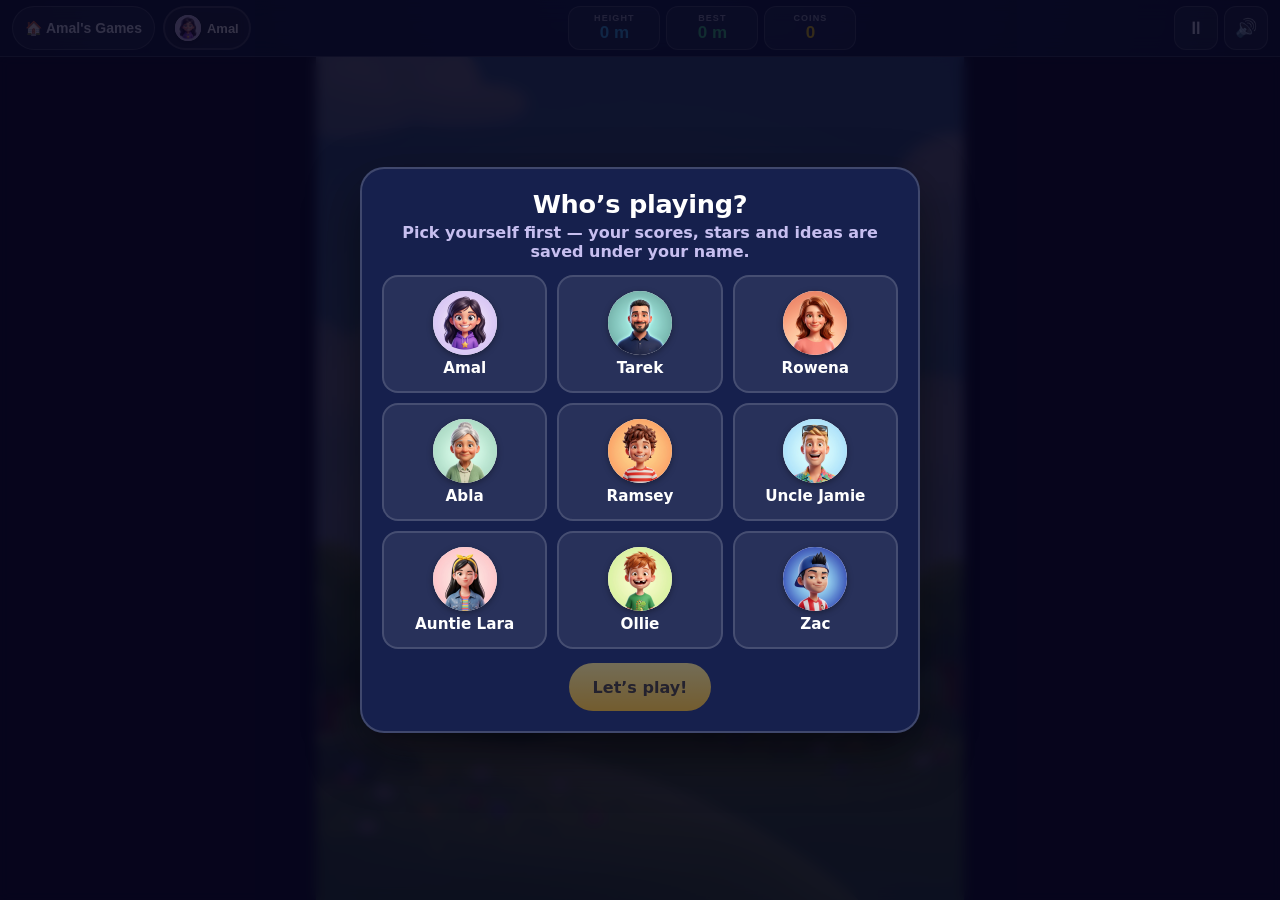
<file: sky-hop/index.html>
<!doctype html>
<html lang="en">
<head>
<meta charset="utf-8">
<meta name="viewport" content="width=device-width, initial-scale=1, maximum-scale=1, user-scalable=no">
<meta name="theme-color" content="#0b1a3a">
<meta name="description" content="Sky Hop — bounce higher and higher through the sky with Comet the astronaut cat. Part of Amal's Games.">
<title>Sky Hop · Amal's Games</title>
<script src="../shared/arcade.js"></script>
<style>
  /* ------------------------------------------------------------------
     Sky Hop — page chrome. All game graphics are drawn on <canvas>.
     No external assets: system fonts, Web Audio synthesis, inline code.
     ------------------------------------------------------------------ */
  :root {
    --bg1: #07132b;
    --bg2: #0f2f63;
    --bg3: #1a1650;
    --ink: #eef6ff;
    --muted: rgba(238, 246, 255, 0.62);
    --glass: rgba(255, 255, 255, 0.08);
    --glass-strong: rgba(255, 255, 255, 0.14);
    --line: rgba(255, 255, 255, 0.18);
    --accent: #3ddc84;
    --accent2: #38bdf8;
    --hot: #ff4d6d;
    --gold: #ffd60a;
    --font: -apple-system, BlinkMacSystemFont, "SF Pro Rounded", "SF Pro Display", "Segoe UI", Roboto, Helvetica, Arial, system-ui, sans-serif;
  }
  * { box-sizing: border-box; margin: 0; padding: 0; }
  html, body { height: 100%; }
  body {
    font-family: var(--font);
    color: var(--ink);
    background: radial-gradient(120% 80% at 50% 0%, var(--bg2) 0%, var(--bg1) 55%, var(--bg3) 100%);
    height: 100vh;
    height: 100dvh;
    display: flex;
    flex-direction: column;
    overflow: hidden;
    -webkit-tap-highlight-color: transparent;
    -webkit-user-select: none;
    user-select: none;
    touch-action: none;
    overscroll-behavior: none;
    -webkit-text-size-adjust: 100%;
  }
  button { font-family: var(--font); }

  /* ---------- Top bar ---------- */
  .topbar {
    flex: 0 0 auto;
    display: flex;
    align-items: center;
    gap: 8px;
    padding: 6px max(12px, env(safe-area-inset-right)) 6px max(12px, env(safe-area-inset-left));
    padding-top: max(6px, env(safe-area-inset-top));
    background: rgba(2, 10, 20, 0.45);
    border-bottom: 1px solid var(--line);
    backdrop-filter: blur(10px);
    -webkit-backdrop-filter: blur(10px);
    min-height: 56px;
    z-index: 5;
  }
  .home {
    display: inline-flex; align-items: center; justify-content: center; gap: 4px;
    color: var(--ink);
    text-decoration: none;
    font-weight: 700;
    font-size: 14px;
    min-height: 44px;
    padding: 6px 12px;
    border-radius: 999px;
    background: var(--glass);
    border: 1px solid var(--line);
    white-space: nowrap;
    flex: 0 0 auto;
    transition: background 0.15s, transform 0.15s;
  }
  .home:hover { background: var(--glass-strong); }
  .home:active { transform: scale(0.97); }
  .topbar .arc-chip { padding: 6px 10px; font-size: 13px; background: var(--glass); border-color: var(--line); flex: 0 0 auto; }
  .playing { color: var(--muted); font-weight: 700; font-size: 14px; margin-top: 6px; }
  .playing b { color: var(--ink); }
  /* stats shrink first so the chip and buttons never get pushed over each other */
  .stats { display: flex; gap: 6px; flex: 1 1 auto; justify-content: center; min-width: 0; }
  .stat {
    display: flex; flex-direction: column; align-items: center; justify-content: center;
    flex: 1 1 0; min-width: 0; max-width: 92px; min-height: 44px; overflow: hidden;
    padding: 3px 8px; border-radius: 12px;
    background: var(--glass); border: 1px solid var(--line); line-height: 1.1;
  }
  .stat .lbl { font-size: 9px; text-transform: uppercase; letter-spacing: 0.12em; color: var(--muted); font-weight: 700; }
  .stat .val { font-size: 17px; font-weight: 800; font-variant-numeric: tabular-nums; white-space: nowrap; }
  .stat.score .val { color: var(--accent2); }
  .stat.best .val { color: var(--accent); }
  .stat.coins .val { color: var(--gold); }
  .controls { display: flex; gap: 6px; flex: 0 0 auto; }
  .icon {
    width: 44px; height: 44px; border-radius: 12px;
    border: 1px solid var(--line); background: var(--glass); color: var(--ink);
    font-size: 18px; cursor: pointer;
    display: inline-flex; align-items: center; justify-content: center;
    transition: background 0.15s, transform 0.1s;
  }
  .icon:hover { background: var(--glass-strong); }
  .icon:active { transform: scale(0.94); }
  @media (max-width: 560px) {
    /* phones: home + chip collapse to icons so the three stats always fit between them and the buttons */
    .topbar { gap: 6px; padding-left: max(8px, env(safe-area-inset-left)); padding-right: max(8px, env(safe-area-inset-right)); }
    .home { width: 44px; padding: 0; font-size: 20px; }
    .home .txt { display: none; }
    .topbar .arc-chip { font-size: 0; gap: 0; padding: 6px 8px; }
    .topbar .arc-chip span { font-size: 18px; }
    .stats { gap: 4px; }
    .stat { padding: 3px 4px; border-radius: 10px; }
    .stat .lbl { font-size: 8px; letter-spacing: 0.06em; }
    .stat .val { font-size: 14px; }
    .controls { gap: 4px; }
  }
  @media (max-height: 520px) { .topbar { min-height: 48px; } .panel { padding: 12px 16px; } .title { font-size: 32px; } .preview { width: 72px; height: 72px; margin: 4px auto 0; } .btns { gap: 6px; margin-top: 10px; } .btn { padding: 10px 14px; } }

  /* ---------- Stage (letterboxed canvas) ---------- */
  .stage {
    flex: 1 1 auto;
    position: relative;
    min-height: 0;
    display: flex; align-items: center; justify-content: center;
    background: #050b1c;
    touch-action: none;
    overflow: hidden;
  }
  canvas#game { display: block; border-radius: 0; box-shadow: 0 0 0 1px rgba(255,255,255,0.06); }

  /* zone banner */
  .banner {
    position: absolute; left: 50%; top: 18%;
    transform: translate(-50%, 0) scale(0.9);
    padding: 10px 22px; border-radius: 999px;
    background: rgba(5, 12, 30, 0.6); border: 1px solid var(--line);
    backdrop-filter: blur(8px); -webkit-backdrop-filter: blur(8px);
    font-weight: 900; font-size: clamp(15px, 5vw, 22px); letter-spacing: 0.08em; text-transform: uppercase;
    opacity: 0; pointer-events: none; white-space: nowrap; z-index: 3;
    transition: opacity 0.35s ease, transform 0.35s ease;
  }
  .banner.show { opacity: 1; transform: translate(-50%, 0) scale(1); }

  /* toast (small notices) */
  .toast {
    position: absolute; left: 50%; bottom: 14%;
    transform: translateX(-50%);
    padding: 8px 16px; border-radius: 999px;
    background: rgba(5, 12, 30, 0.75); border: 1px solid var(--line);
    font-weight: 700; font-size: 14px; opacity: 0; pointer-events: none;
    transition: opacity 0.25s; white-space: nowrap; z-index: 6;
  }
  .toast.show { opacity: 1; }

  /* on-screen steering buttons: only on touch devices while playing */
  .touchbtns {
    position: absolute; left: 0; right: 0; bottom: 0;
    display: none; justify-content: space-between;
    padding: 0 14px calc(14px + env(safe-area-inset-bottom));
    pointer-events: none;
  }
  .touchbtns button {
    pointer-events: auto;
    width: 68px; height: 68px; border-radius: 50%;
    border: 2px solid rgba(255,255,255,0.35);
    background: rgba(255,255,255,0.14); color: #fff;
    font-size: 26px; font-weight: 900;
    touch-action: none; cursor: pointer;
    backdrop-filter: blur(6px); -webkit-backdrop-filter: blur(6px);
    transition: background 0.1s, transform 0.1s;
  }
  .touchbtns button.down, .touchbtns button:active { background: rgba(255,255,255,0.32); transform: scale(0.95); }
  @media (pointer: coarse) { .stage.playing .touchbtns { display: flex; } }

  /* ---------- Overlays ---------- */
  .overlay {
    position: absolute; inset: 0; display: none;
    align-items: center; justify-content: center;
    padding: 14px max(14px, env(safe-area-inset-right)) max(14px, env(safe-area-inset-bottom)) max(14px, env(safe-area-inset-left));
    background: rgba(3, 8, 24, 0.55);
    backdrop-filter: blur(6px); -webkit-backdrop-filter: blur(6px);
    z-index: 4;
  }
  .overlay.show { display: flex; }
  .panel {
    width: min(380px, 100%); max-height: 100%; overflow: auto;
    touch-action: pan-y; -webkit-overflow-scrolling: touch;
    background: linear-gradient(180deg, rgba(20, 36, 78, 0.92), rgba(8, 16, 40, 0.94));
    border: 1px solid var(--line); border-radius: 24px;
    padding: 22px 20px; text-align: center;
    box-shadow: 0 24px 60px rgba(0,0,0,0.45);
    animation: pop 0.28s cubic-bezier(.2,.9,.3,1.2);
  }
  @keyframes pop { from { transform: scale(0.94); opacity: 0; } to { transform: scale(1); opacity: 1; } }
  .title {
    font-size: 44px; font-weight: 900; letter-spacing: -0.02em; line-height: 1;
    background: linear-gradient(180deg, #ffffff 0%, #9be7ff 55%, #38bdf8 100%);
    -webkit-background-clip: text; background-clip: text; color: transparent;
    filter: drop-shadow(0 4px 14px rgba(56,189,248,0.35));
  }
  .sub { color: var(--muted); font-weight: 600; margin-top: 6px; font-size: 14px; }
  h2 { font-size: 26px; font-weight: 900; letter-spacing: -0.01em; }
  .preview { display: block; margin: 10px auto 4px; width: 120px; height: 120px; }
  .btns { display: flex; flex-direction: column; gap: 10px; margin-top: 16px; }
  .btn {
    width: 100%; min-height: 48px; padding: 13px 16px; border-radius: 16px; border: 1px solid var(--line);
    background: var(--glass); color: var(--ink); font-size: 17px; font-weight: 800;
    cursor: pointer; text-decoration: none; display: block;
    transition: transform 0.12s, background 0.15s, filter 0.15s;
  }
  .btn:hover { background: var(--glass-strong); }
  .btn:active { transform: scale(0.97); }
  .btn.primary { background: linear-gradient(135deg, #3ddc84, #22c1ee); color: #04131f; border-color: transparent; font-size: 20px; }
  .btn.primary:hover { filter: brightness(1.07); }
  .btn.ghost { background: transparent; }
  .row { display: flex; gap: 10px; }
  .row .btn { flex: 1; }
  .section { display: none; margin-top: 14px; text-align: left; }
  .section.show { display: block; }
  .howto { background: var(--glass); border: 1px solid var(--line); border-radius: 16px; padding: 14px; font-size: 14px; line-height: 1.5; }
  .howto li { margin-left: 18px; margin-bottom: 4px; }
  .howto b { color: var(--gold); }
  .legend { display: grid; grid-template-columns: 1fr 1fr; gap: 6px 10px; margin-top: 8px; font-size: 13px; }
  .legend span::before { content: ""; display: inline-block; width: 22px; height: 9px; border-radius: 4px; margin-right: 7px; vertical-align: middle; background: var(--c); }
  .shop { display: grid; grid-template-columns: 1fr 1fr; gap: 10px; }
  .skin {
    border: 2px solid var(--line); background: var(--glass); color: var(--ink);
    border-radius: 16px; padding: 12px 8px; cursor: pointer;
    display: flex; flex-direction: column; align-items: center; gap: 6px;
    transition: transform 0.12s, border-color 0.15s, background 0.15s;
  }
  .skin:active { transform: scale(0.96); }
  .skin.sel { border-color: var(--accent); background: rgba(61, 220, 132, 0.12); }
  .skin.locked { opacity: 0.85; }
  .swatch {
    width: 40px; height: 40px; border-radius: 50%;
    background: radial-gradient(circle at 35% 30%, #fff 0, var(--c) 35%, var(--c) 100%);
    border: 3px solid var(--t); box-shadow: 0 4px 12px rgba(0,0,0,0.35);
  }
  .skin .nm { font-weight: 800; font-size: 14px; }
  .skin .pr { font-size: 12px; color: var(--muted); font-weight: 700; }
  .skin.sel .pr { color: var(--accent); }
  .wallet { grid-column: 1 / -1; text-align: center; color: var(--gold); font-weight: 800; font-size: 14px; margin-top: 4px; }
  .result { display: flex; gap: 8px; margin: 14px 0 4px; }
  .result .box { flex: 1; background: var(--glass); border: 1px solid var(--line); border-radius: 14px; padding: 10px 6px; }
  .result .lbl { font-size: 10px; text-transform: uppercase; letter-spacing: 0.12em; color: var(--muted); font-weight: 700; }
  .result .val { font-size: 22px; font-weight: 900; font-variant-numeric: tabular-nums; }
  .newbest { display: none; margin-top: 8px; color: var(--gold); font-weight: 900; letter-spacing: 0.08em; text-transform: uppercase; font-size: 14px; }
  .newbest.show { display: block; animation: glow 1.2s ease-in-out infinite alternate; }
  @keyframes glow { from { text-shadow: 0 0 6px rgba(255,214,10,0.2); } to { text-shadow: 0 0 16px rgba(255,214,10,0.75); } }
  .toggle { display: flex; align-items: center; justify-content: space-between; gap: 10px; }
  .toggle .state { font-weight: 900; color: var(--muted); }
  .toggle.on .state { color: var(--accent); }
  .tiny { font-size: 12px; color: var(--muted); margin-top: 10px; }
  kbd { font-family: var(--font); background: rgba(255,255,255,0.14); border: 1px solid var(--line); border-radius: 6px; padding: 1px 6px; font-weight: 800; font-size: 12px; }

  @media (prefers-reduced-motion: reduce) {
    .panel { animation: none; }
    .banner { transition: opacity 0.2s; transform: translate(-50%, 0); }
    .banner.show { transform: translate(-50%, 0); }
    .newbest.show { animation: none; }
    .btn, .icon, .skin, .home { transition: none; }
  }
</style>
</head>
<body>

<header class="topbar">
  <a class="home" href="../" aria-label="Amal's Games home">🏠<span class="txt"> Amal's Games</span></a>
  <div class="stats" aria-live="off">
    <div class="stat score"><span class="lbl">Height</span><span class="val" id="hudScore">0 m</span></div>
    <div class="stat best"><span class="lbl">Best</span><span class="val" id="hudBest">0 m</span></div>
    <div class="stat coins"><span class="lbl">Coins</span><span class="val" id="hudCoins">0</span></div>
  </div>
  <div class="controls">
    <button class="icon" id="btnPause" aria-label="Pause" title="Pause (P)">⏸</button>
    <button class="icon" id="btnMute" aria-label="Mute" title="Mute (M)">🔊</button>
  </div>
</header>

<main class="stage" id="stage">
  <canvas id="game" aria-label="Sky Hop game"></canvas>
  <div class="banner" id="banner"></div>
  <div class="toast" id="toast"></div>
  <div class="touchbtns" id="touchbtns">
    <button id="btnL" aria-label="Move left">◄</button>
    <button id="btnR" aria-label="Move right">►</button>
  </div>

  <!-- Start screen -->
  <div class="overlay show" id="ovStart">
    <div class="panel">
      <div class="title">SKY HOP</div>
      <div class="sub">Bounce Comet the astronaut cat to space!</div>
      <div class="playing">Playing as <b id="startPlayer">…</b></div>
      <canvas class="preview" id="preview" width="240" height="240" aria-hidden="true"></canvas>
      <div class="btns">
        <button class="btn primary" id="btnPlay">▶ Play</button>
        <div class="row">
          <button class="btn" id="btnHow">How to play</button>
          <button class="btn" id="btnShop">🪙 Shop</button>
        </div>
        <button class="btn toggle" id="hardStart"><span>🔥 Hard mode</span><span class="state">OFF</span></button>
      </div>
      <div class="section" id="secHow">
        <div class="howto">
          <ul>
            <li>Comet bounces by himself — you <b>steer</b>.</li>
            <li>Touch: hold the <b>left / right</b> side of the screen or use ◄ ►.</li>
            <li>Keyboard: <kbd>←</kbd> <kbd>→</kbd> or <kbd>A</kbd> <kbd>D</kbd>, <kbd>P</kbd> pause, <kbd>M</kbd> mute.</li>
            <li>Fly off one edge and you pop out the other.</li>
            <li>Grab <b>coins</b> to unlock suits. Chain <b>springs</b> for combo bonus metres.</li>
            <li>Stomp monsters from above — never from below (unless you have a shield).</li>
            <li>Fall off the bottom and it's game over — just try again!</li>
          </ul>
          <div class="legend">
            <span style="--c:#3fcf7a">Normal</span>
            <span style="--c:#3b9eff">Moving</span>
            <span style="--c:#c2703a">Crumbles</span>
            <span style="--c:#fbbf24">Spring</span>
            <span style="--c:#ffffff">Cloud (one use)</span>
            <span style="--c:#f87171">Jetpack / 🎩 Propeller / 🛡 Shield</span>
          </div>
        </div>
        <button class="btn toggle" id="tiltStart" style="margin-top:10px"><span>📱 Tilt steering</span><span class="state">OFF</span></button>
      </div>
      <div class="section" id="secShop">
        <div class="shop" id="shop"></div>
        <div class="tiny">Suits are just for style — every cat jumps the same.</div>
      </div>
    </div>
  </div>

  <!-- Pause -->
  <div class="overlay" id="ovPause">
    <div class="panel">
      <h2>Paused</h2>
      <div class="btns">
        <button class="btn primary" id="btnResume">▶ Resume</button>
        <button class="btn" id="btnRestart">↻ Restart</button>
        <button class="btn toggle" id="tiltPause"><span>📱 Tilt steering</span><span class="state">OFF</span></button>
        <button class="btn toggle" id="soundPause"><span>🔊 Sound</span><span class="state">ON</span></button>
        <a class="btn ghost" href="../">🏠 Home</a>
      </div>
    </div>
  </div>

  <!-- Game over -->
  <div class="overlay" id="ovOver">
    <div class="panel">
      <h2 id="overTitle">Whoops!</h2>
      <div class="sub" id="overSub">Comet drifted away. Try again!</div>
      <div class="result">
        <div class="box"><div class="lbl">Height</div><div class="val" id="resScore" style="color:var(--accent2)">0 m</div></div>
        <div class="box"><div class="lbl">Best</div><div class="val" id="resBest" style="color:var(--accent)">0 m</div></div>
        <div class="box"><div class="lbl">Coins</div><div class="val" id="resCoins" style="color:var(--gold)">+0</div></div>
      </div>
      <div class="newbest" id="newBest">★ New best! ★</div>
      <div class="btns">
        <button class="btn primary" id="btnAgain">▶ Play again</button>
        <a class="btn ghost" href="../">🏠 Home</a>
      </div>
    </div>
  </div>
</main>

<script>
(() => {
'use strict';

/* =====================================================================
   Sky Hop — endless vertical bouncer
   World coordinates: x in [0, VW], y grows UPWARD (y = 0 is the ground).
   The camera is `cam` = world y shown at the bottom edge of the canvas.
   screenY = VH - (worldY - cam)
   ===================================================================== */

// ---------- Constants ----------
const LS = 'skyhop-';                 // localStorage prefix
const VW = 400;                       // logical width (units)
let   VH = 700;                       // logical height, derived from stage aspect
const G = 1400;                       // gravity (units/s^2)
const JUMP = 650;                     // normal bounce velocity → ~151 units high
const SPRING_V = 1200;                // spring launch velocity
const MAXFALL = 1500;                 // terminal velocity
const TAU = Math.PI * 2;
const RM = window.matchMedia && window.matchMedia('(prefers-reduced-motion: reduce)').matches;

// Zones (entered at `at` metres). Colours are the sky gradient top/bottom.
const ZONES = [
  { name: 'Meadow',   emoji: '🌿', at: 0,    top: '#4fc3ff', bot: '#c8f3ff', mon: '#a855f7', img: 'meadow' },
  { name: 'Clouds',   emoji: '☁️', at: 250,  top: '#2f7fe0', bot: '#a9ddff', mon: '#f472b6', img: 'clouds' },
  { name: 'Sky City', emoji: '🏙️', at: 650,  top: '#1e2a78', bot: '#ff9a6b', mon: '#fb7185', img: 'city' },
  { name: 'Space',    emoji: '🚀', at: 1200, top: '#03041a', bot: '#231a66', mon: '#4ade80', img: 'space' },
];
const ZONE_BAND = 90;                 // metres over which sky colours cross-fade
// Photo backdrops (art/*.jpg, 9:16). Loaded async; the gradient + decor stay as fallback until ready.
ZONES.forEach(z => { z.pic = new Image(); z.pic.src = `art/${z.img}.jpg`; });
const bgFx = { from: 0, to: 0, t: 1, at: [0, 0, 0, 0] };   // backdrop cross-fade: t 0→1 over 1s; at[i] = camera height when zone i's photo came in
// Item sprites (shared/items/*.png, 512px transparent). Created once at boot; drawn only once loaded, the vector art
// stays as the fallback. Glows are pre-rendered to tiny canvases so the per-frame cost is two drawImage calls.
const SPR = {};
['coin', 'spring', 'jetpack', 'shield'].forEach(n => { const im = new Image(); im.src = `../shared/items/${n}.png`; SPR[n] = im; });
const sprOk = im => !!im && im.complete && im.naturalWidth > 0;
function makeGlow(rgb) {
  const c = document.createElement('canvas'); c.width = c.height = 96;
  const g = c.getContext('2d'), gr = g.createRadialGradient(48, 48, 4, 48, 48, 48);
  gr.addColorStop(0, `rgba(${rgb},0.6)`); gr.addColorStop(0.5, `rgba(${rgb},0.22)`); gr.addColorStop(1, `rgba(${rgb},0)`);
  g.fillStyle = gr; g.fillRect(0, 0, 96, 96); return c;
}
const GLOW = { coin: makeGlow('255,214,10'), jetpack: makeGlow('251,146,60'), shield: makeGlow('96,165,250') };

// Cosmetic suits (shop). `suit` = body colour, `trim` = belt/boots/collar.
const SKINS = [
  { id: 'classic', name: 'Classic', price: 0,   suit: '#ffffff', trim: '#ff7a59' },
  { id: 'nebula',  name: 'Nebula',  price: 60,  suit: '#8b5cf6', trim: '#f0abfc' },
  { id: 'mint',    name: 'Mint',    price: 150, suit: '#34d399', trim: '#fef08a' },
  { id: 'gold',    name: 'Gold',    price: 300, suit: '#fbbf24', trim: '#7c2d12' },
];

// ---------- Small helpers ----------
const clamp = (v, a, b) => v < a ? a : v > b ? b : v;
const rand = (a, b) => a + Math.random() * (b - a);
const lerp = (a, b, t) => a + (b - a) * t;
const pick = arr => arr[(Math.random() * arr.length) | 0];
// deterministic 0..1 hash for background decor placement
const hash = n => { const x = Math.sin(n * 127.1 + 311.7) * 43758.5453; return x - Math.floor(x); };
const hexRGB = h => [parseInt(h.slice(1, 3), 16), parseInt(h.slice(3, 5), 16), parseInt(h.slice(5, 7), 16)];
const rgbStr = (c, a = 1) => `rgba(${c[0] | 0},${c[1] | 0},${c[2] | 0},${a})`;
const lerpCol = (a, b, t) => [lerp(a[0], b[0], t), lerp(a[1], b[1], t), lerp(a[2], b[2], t)];
const shade = (hex, k) => { const c = hexRGB(hex).map(v => clamp(v + 255 * k, 0, 255)); return rgbStr(c); };
ZONES.forEach(z => { z.topC = hexRGB(z.top); z.botC = hexRGB(z.bot); });
SKINS.forEach(s => { s.suitDark = shade(s.suit, -0.22); });

// rounded rectangle path (own implementation: older Safari lacks ctx.roundRect)
function rr(c, x, y, w, h, r) {
  r = Math.min(r, w / 2, h / 2);
  c.beginPath();
  c.moveTo(x + r, y);
  c.arcTo(x + w, y, x + w, y + h, r);
  c.arcTo(x + w, y + h, x, y + h, r);
  c.arcTo(x, y + h, x, y, r);
  c.arcTo(x, y, x + w, y, r);
  c.closePath();
}
function circle(c, x, y, r) { c.beginPath(); c.arc(x, y, r, 0, TAU); c.fill(); }
function ellipse(c, x, y, rx, ry) { c.beginPath(); c.ellipse(x, y, rx, ry, 0, 0, TAU); c.fill(); }
function tri(c, x1, y1, x2, y2, x3, y3) { c.beginPath(); c.moveTo(x1, y1); c.lineTo(x2, y2); c.lineTo(x3, y3); c.closePath(); c.fill(); }

// ---------- Persistence ----------
const GAME_ID = 'sky-hop';
const K = (k) => (window.Arcade ? Arcade.key(k) : k);   // per-player namespaced key
const store = {
  get(k, d) { try { const v = localStorage.getItem(K(LS + k)); return v === null ? d : JSON.parse(v); } catch (e) { return d; } },
  set(k, v) { try { localStorage.setItem(K(LS + k), JSON.stringify(v)); } catch (e) { /* private mode etc. */ } },
};
let best   = Number(store.get('best', 0)) || 0;
let wallet = Number(store.get('coins', 0)) || 0;
const MUTE_KEY = K('sky-hop-muted');          // per-player; older saves used store 'mute'
let muted = false;
try { const v = localStorage.getItem(MUTE_KEY); muted = v === null ? !!store.get('mute', false) : v === '1'; } catch (e) { /* storage unavailable */ }
let firstPlay = !store.get('played', false);  // first-ever run for this player: steering hint on the canvas
let tiltOn = !!store.get('tilt', false);
let hard   = !!store.get('hard', false);   // K('skyhop-hard')
let owned  = store.get('owned', ['classic']);
let skinId = store.get('skin', 'classic');
if (!Array.isArray(owned) || !owned.includes('classic')) owned = ['classic'];
if (!SKINS.some(s => s.id === skinId) || !owned.includes(skinId)) skinId = 'classic';
const skin = () => SKINS.find(s => s.id === skinId) || SKINS[0];

// ---------- Audio (Web Audio synthesis only) ----------
const SFX = (() => {
  let ac = null;
  function ctx() {
    if (!ac) { try { ac = new (window.AudioContext || window.webkitAudioContext)(); } catch (e) { return null; } }
    if (ac.state === 'suspended') ac.resume().catch(() => {});
    return ac;
  }
  // one enveloped oscillator; f1 (optional) = frequency to glide to
  function tone(f0, f1, dur, type, vol, delay) {
    if (muted) return;
    const a = ctx(); if (!a) return;
    const t = a.currentTime + (delay || 0);
    const o = a.createOscillator(), g = a.createGain();
    o.type = type || 'sine';
    o.frequency.setValueAtTime(f0, t);
    if (f1) o.frequency.exponentialRampToValueAtTime(f1, t + dur);
    g.gain.setValueAtTime(0.0001, t);
    g.gain.exponentialRampToValueAtTime(vol || 0.15, t + 0.012);
    g.gain.exponentialRampToValueAtTime(0.0001, t + dur);
    o.connect(g); g.connect(a.destination);
    o.start(t); o.stop(t + dur + 0.03);
  }
  /* Background music: 124 BPM bouncy chiptune — 8th-note bass, 16th-note arpeggio, hat, sparse lead.
     Scheduled on the AudioContext clock; its own gain so SFX sit on top; ducked on pause, faded on game over. */
  const BPM = 124, STEP = 60 / BPM / 4;
  const PROG = [[60, 64, 67, 72], [65, 69, 72, 77], [57, 60, 64, 69], [67, 71, 74, 79]];   // C F Am G (MIDI)
  const ARP = [0, 2, 1, 3, 0, 2, 1, 3, 2, 0, 3, 1, 2, 0, 3, 1];
  const LEAD = [79, null, 76, null, 72, null, null, 74, 76, null, null, 79, null, 81, null, null];
  const hz = (m) => 440 * Math.pow(2, (m - 69) / 12);
  let mg = null, mTimer = 0, mStep = 0, mNext = 0, mOn = false;
  function note(m, t, dur, type, vol) {
    const a = ac, o = a.createOscillator(), g = a.createGain();
    o.type = type; o.frequency.value = hz(m);
    g.gain.setValueAtTime(0.0001, t); g.gain.exponentialRampToValueAtTime(vol, t + 0.01); g.gain.exponentialRampToValueAtTime(0.0001, t + dur);
    o.connect(g); g.connect(mg); o.start(t); o.stop(t + dur + 0.02);
  }
  function schedule(s, t) {
    const bar = (s >> 4) & 3, i = s & 15, ch = PROG[bar];
    note(ch[ARP[i]] + 12, t, STEP * 0.8, 'square', 0.04);                           // arpeggio
    if (i % 2 === 0) note(ch[0] - 12 + (i % 4 === 2 ? 7 : 0), t, STEP * 1.6, 'triangle', 0.15);   // bouncy root/fifth bass
    if (i % 4 === 2) note(96, t, 0.03, 'square', 0.025);                           // hat tick
    if (bar >= 2 && LEAD[i]) note(LEAD[i] + (bar === 3 ? -5 : 0), t, STEP * 1.7, 'triangle', 0.09);
  }
  function mTick() { while (mNext < ac.currentTime + 0.18) { schedule(mStep, mNext); mStep++; mNext += STEP; } }
  const music = {
    start() {
      if (mOn || muted) return; const a = ctx(); if (!a) return;
      mOn = true; mg = a.createGain(); mg.gain.setValueAtTime(0.0001, a.currentTime); mg.gain.exponentialRampToValueAtTime(0.7, a.currentTime + 0.6); mg.connect(a.destination);
      mStep = 0; mNext = a.currentTime + 0.05; mTimer = setInterval(mTick, 60); mTick();
    },
    stop() {
      if (!mOn) return; mOn = false; clearInterval(mTimer);
      const g = mg; mg = null; g.gain.cancelScheduledValues(ac.currentTime); g.gain.setTargetAtTime(0.0001, ac.currentTime, 0.25);
      setTimeout(() => g.disconnect(), 1500);
    },
    duck(v) { if (mOn && mg) mg.gain.setTargetAtTime(v, ac.currentTime, 0.15); },
    sync() { if (muted) music.stop(); else if (game.state === 'play') music.start(); },
  };
  return {
    music,
    unlock() { ctx(); },
    resume() { if (ac && ac.state === 'suspended') ac.resume().catch(() => {}); },
    bounce()  { tone(320, 560, 0.09, 'sine', 0.14); },
    spring()  { tone(380, 1100, 0.26, 'triangle', 0.16); },
    cloud()   { tone(500, 900, 0.14, 'sine', 0.1); },
    crumble() { tone(220, 90, 0.18, 'square', 0.07); },
    coin(n)   { const k = Math.pow(1.059, Math.min(12, n || 0)); tone(980 * k, 0, 0.06, 'square', 0.07); tone(1460 * k, 0, 0.1, 'square', 0.07, 0.06); },   // pitch climbs with the streak
    power()   { [520, 660, 880, 1100].forEach((f, i) => tone(f, 0, 0.12, 'triangle', 0.11, i * 0.07)); },
    stomp()   { tone(240, 70, 0.16, 'square', 0.12); },
    shield()  { tone(700, 200, 0.3, 'sawtooth', 0.08); },
    hit()     { tone(180, 50, 0.35, 'sawtooth', 0.13); tone(90, 40, 0.5, 'sine', 0.2, 0.04); },
    over()    { [440, 350, 260].forEach((f, i) => tone(f, f * 0.9, 0.25, 'triangle', 0.11, i * 0.18)); },
    zone()    { [660, 880, 990, 1320].forEach((f, i) => tone(f, 0, 0.16, 'sine', 0.1, i * 0.09)); },
    near()    { tone(1400, 2100, 0.12, 'sine', 0.07); tone(500, 1100, 0.1, 'triangle', 0.05, 0.02); },
    best()    { [784, 988, 1175, 1568, 1976].forEach((f, i) => tone(f, 0, 0.18, 'triangle', 0.13, i * 0.09)); tone(392, 0, 0.6, 'sine', 0.07, 0.45); },
    buy()     { [660, 880, 1320].forEach((f, i) => tone(f, 0, 0.14, 'triangle', 0.1, i * 0.08)); },
    click()   { tone(720, 0, 0.04, 'square', 0.05); },
  };
})();

// ---------- DOM ----------
const $ = id => document.getElementById(id);
const stage = $('stage'), canvas = $('game'), ctx = canvas.getContext('2d');
const hudScore = $('hudScore'), hudBest = $('hudBest'), hudCoins = $('hudCoins');
const bannerEl = $('banner'), toastEl = $('toast');
const ovStart = $('ovStart'), ovPause = $('ovPause'), ovOver = $('ovOver');
const preview = $('preview'), pctx = preview.getContext('2d');

// ---------- Canvas sizing (letterbox, DPR cap 2) ----------
let scale = 1;               // device px per logical unit
function resize() {
  const r = stage.getBoundingClientRect();
  const sw = Math.max(1, r.width), sh = Math.max(1, r.height);
  // portrait-first: keep width fixed, derive height from the stage aspect (clamped)
  VH = Math.round(clamp(VW * sh / sw, 520, 900));
  const s = Math.min(sw / VW, sh / VH);
  const cssW = Math.floor(VW * s), cssH = Math.floor(VH * s);
  const dpr = Math.min(2, window.devicePixelRatio || 1);
  canvas.style.width = cssW + 'px';
  canvas.style.height = cssH + 'px';
  canvas.width = Math.round(cssW * dpr);
  canvas.height = Math.round(cssH * dpr);
  scale = canvas.width / VW;
}
window.addEventListener('resize', resize);
window.addEventListener('orientationchange', () => setTimeout(resize, 80));
resize();

// ---------- Game state ----------
const game = {
  state: 'menu',          // menu | play | pause | over
  t: 0,
  player: null,
  plats: [], coins: [], pows: [], mons: [], parts: [], texts: [],
  cam: 0, maxY: 0, score: 0, bonus: 0, combo: 0, runCoins: 0,
  genY: 0, lastFragile: false, nextMonY: 0, zone: 0,
  shake: 0, flash: 0, flashC: '255,77,109', overTimer: 0, overShown: false, menuT: 0,
  coinStreak: 0, lastCoinT: -9, bestShown: false, hintT: 0,   // cosmetic: coin streak, "new best" once per run, first-play hint timer
};

// ---------- Input ----------
const input = { left: false, right: false, tLeft: false, tRight: false, bLeft: false, bRight: false, tilt: 0 };
function steer() {
  let s = 0;
  if (input.left || input.tLeft || input.bLeft) s -= 1;
  if (input.right || input.tRight || input.bRight) s += 1;
  if (s === 0 && tiltOn) s = input.tilt;
  return clamp(s, -1, 1);
}

// keyboard
window.addEventListener('keydown', e => {
  const k = e.key;
  if (k === 'ArrowLeft' || k === 'a' || k === 'A') { input.left = true; e.preventDefault(); }
  else if (k === 'ArrowRight' || k === 'd' || k === 'D') { input.right = true; e.preventDefault(); }
  else if (k === 'p' || k === 'P' || k === 'Escape') { if (game.state === 'play') pauseGame(); else if (game.state === 'pause') resumeGame(); }
  else if (k === 'm' || k === 'M') { toggleMute(); }
  else if (k === ' ' || k === 'Enter') {
    if (e.target && e.target.tagName === 'BUTTON') return; // let buttons handle their own activation
    e.preventDefault();
    if (game.state === 'menu') startRun();
    else if (game.state === 'pause') resumeGame();
    else if (game.state === 'over' && game.overShown) startRun();
  }
});
window.addEventListener('keyup', e => {
  const k = e.key;
  if (k === 'ArrowLeft' || k === 'a' || k === 'A') input.left = false;
  else if (k === 'ArrowRight' || k === 'd' || k === 'D') input.right = false;
});
window.addEventListener('blur', () => { input.left = input.right = false; });

// touch / pointer: hold left or right half of the stage
const activePointers = new Map();     // pointerId → 'L' | 'R'
function recomputeHalves() {
  let l = false, r = false;
  activePointers.forEach(side => { if (side === 'L') l = true; else r = true; });
  input.tLeft = l; input.tRight = r;
}
function sideOf(e) { const r = stage.getBoundingClientRect(); return (e.clientX - r.left) < r.width / 2 ? 'L' : 'R'; }
stage.addEventListener('pointerdown', e => {
  SFX.unlock();
  if (tiltOn && !tiltListening) enableTilt(false); // iOS needs a gesture to grant motion access
  if (e.target.closest('button, a, .overlay')) return;
  if (e.pointerType === 'mouse' && e.button !== 0) return;
  activePointers.set(e.pointerId, sideOf(e));
  recomputeHalves();
  e.preventDefault();
});
stage.addEventListener('pointermove', e => {
  if (!activePointers.has(e.pointerId)) return;
  activePointers.set(e.pointerId, sideOf(e));
  recomputeHalves();
});
const endPointer = e => { if (activePointers.delete(e.pointerId)) recomputeHalves(); };
window.addEventListener('pointerup', endPointer);
window.addEventListener('pointercancel', endPointer);
stage.addEventListener('contextmenu', e => e.preventDefault());
// Safari belt-and-braces: never let the page scroll from the stage
document.addEventListener('touchmove', e => { if (e.target.closest && e.target.closest('.stage') && !e.target.closest('.panel')) e.preventDefault(); }, { passive: false });

// on-screen ◄ ► buttons
function bindHold(btn, key) {
  const down = e => { e.preventDefault(); input[key] = true; btn.classList.add('down'); SFX.unlock(); if (btn.setPointerCapture) { try { btn.setPointerCapture(e.pointerId); } catch (err) {} } };
  const up = () => { input[key] = false; btn.classList.remove('down'); };
  btn.addEventListener('pointerdown', down);
  btn.addEventListener('pointerup', up);
  btn.addEventListener('pointercancel', up);
  btn.addEventListener('lostpointercapture', up);
}
bindHold($('btnL'), 'bLeft');
bindHold($('btnR'), 'bRight');

// tilt steering (deviceorientation), opt-in; iOS 13+ needs a permission prompt from a gesture
let tiltListening = false;
function onTilt(e) {
  if (e.gamma == null || e.beta == null) return;
  const ang = (screen.orientation && typeof screen.orientation.angle === 'number') ? screen.orientation.angle : (window.orientation || 0);
  let v = e.gamma;                      // portrait: left/right tilt is gamma
  if (ang === 90) v = e.beta;           // landscape (rotated left): use beta
  else if (ang === -90 || ang === 270) v = -e.beta;
  else if (ang === 180) v = -e.gamma;
  const dead = 3;                       // small dead zone so the cat sits still
  const mag = Math.max(0, Math.abs(v) - dead) / 16;
  input.tilt = clamp(Math.sign(v) * mag, -1, 1);
}
function enableTilt(fromToggle) {
  const D = window.DeviceOrientationEvent;
  if (!D) { tiltOn = false; store.set('tilt', false); updateToggles(); if (fromToggle) toast('Tilt is not available on this device'); return; }
  const start = () => { if (!tiltListening) { window.addEventListener('deviceorientation', onTilt); tiltListening = true; } tiltOn = true; store.set('tilt', true); updateToggles(); if (fromToggle) toast('Tilt steering on'); };
  const fail = () => { tiltOn = false; store.set('tilt', false); updateToggles(); if (fromToggle) toast('Motion access was not allowed'); };
  if (typeof D.requestPermission === 'function') D.requestPermission().then(r => r === 'granted' ? start() : fail()).catch(fail);
  else start();
}
function disableTilt() {
  tiltOn = false; input.tilt = 0; store.set('tilt', false); updateToggles();
  if (tiltListening) { window.removeEventListener('deviceorientation', onTilt); tiltListening = false; }
}
function toggleTilt() { SFX.click(); if (tiltOn) disableTilt(); else enableTilt(true); }
$('tiltStart').addEventListener('click', toggleTilt);
$('tiltPause').addEventListener('click', toggleTilt);

// ---------- UI helpers ----------
function updateToggles() {
  [$('tiltStart'), $('tiltPause')].forEach(b => { b.classList.toggle('on', tiltOn); b.querySelector('.state').textContent = tiltOn ? 'ON' : 'OFF'; });
  const hb = $('hardStart');
  hb.classList.toggle('on', hard); hb.querySelector('.state').textContent = hard ? 'ON' : 'OFF';
  const sp = $('soundPause');
  sp.classList.toggle('on', !muted); sp.querySelector('.state').textContent = muted ? 'OFF' : 'ON';
  $('btnMute').textContent = muted ? '🔇' : '🔊';
  $('btnMute').setAttribute('aria-label', muted ? 'Unmute' : 'Mute');
}
function toggleMute() {
  muted = !muted; try { localStorage.setItem(MUTE_KEY, muted ? '1' : '0'); } catch (e) { /* storage unavailable */ }
  updateToggles(); SFX.music.sync(); if (!muted) SFX.click();
}
$('btnMute').addEventListener('click', toggleMute);
$('soundPause').addEventListener('click', toggleMute);
$('hardStart').addEventListener('click', () => { SFX.click(); hard = !hard; store.set('hard', hard); updateToggles(); });

let toastTimer = 0;
function toast(msg) {
  toastEl.textContent = msg; toastEl.classList.add('show');
  clearTimeout(toastTimer); toastTimer = setTimeout(() => toastEl.classList.remove('show'), 1600);
}
let bannerTimer = 0;
function showBanner(text, ms) {
  bannerEl.textContent = text;
  bannerEl.classList.remove('show');
  void bannerEl.offsetWidth;            // restart transition
  bannerEl.classList.add('show');
  clearTimeout(bannerTimer); bannerTimer = setTimeout(() => bannerEl.classList.remove('show'), ms || 1900);
}
const zoneBanner = z => showBanner(`${z.emoji} ${z.name}`);
function showOverlay(el) {
  [ovStart, ovPause, ovOver].forEach(o => o.classList.toggle('show', o === el));
  stage.classList.toggle('playing', game.state === 'play');
}
const hudCache = {};
function setHud(el, key, v) { if (hudCache[key] !== v) { hudCache[key] = v; el.textContent = v; } }
function updateHud() {
  setHud(hudScore, 's', `${game.score} m`);
  setHud(hudBest, 'b', `${best} m`);
  setHud(hudCoins, 'c', String(game.runCoins));
}

// start-screen sections
$('btnHow').addEventListener('click', () => { SFX.click(); $('secShop').classList.remove('show'); $('secHow').classList.toggle('show'); });
$('btnShop').addEventListener('click', () => { SFX.click(); $('secHow').classList.remove('show'); $('secShop').classList.toggle('show'); renderShop(); });

// shop (cosmetic suits)
function renderShop() {
  const el = $('shop');
  el.innerHTML = SKINS.map(s => {
    const own = owned.includes(s.id), sel = skinId === s.id;
    const label = sel ? '✓ Selected' : own ? 'Owned' : `🪙 ${s.price}`;
    return `<button class="skin${sel ? ' sel' : ''}${own ? '' : ' locked'}" data-id="${s.id}">
      <span class="swatch" style="--c:${s.suit};--t:${s.trim}"></span>
      <span class="nm">${s.name}</span><span class="pr">${label}</span></button>`;
  }).join('') + `<div class="wallet">🪙 ${wallet} coins to spend</div>`;
}
$('shop').addEventListener('click', e => {
  const b = e.target.closest('.skin'); if (!b) return;
  const s = SKINS.find(x => x.id === b.dataset.id); if (!s) return;
  if (owned.includes(s.id)) { skinId = s.id; store.set('skin', skinId); SFX.click(); }
  else if (wallet >= s.price) {
    wallet -= s.price; owned.push(s.id); skinId = s.id;
    store.set('coins', wallet); store.set('owned', owned); store.set('skin', skinId);
    SFX.buy(); toast(`${s.name} suit unlocked!`);
  } else { SFX.click(); toast(`Need ${s.price - wallet} more coins`); }
  renderShop();
});

// buttons
$('btnPlay').addEventListener('click', () => { SFX.unlock(); SFX.click(); startRun(); });
$('btnAgain').addEventListener('click', () => { SFX.click(); startRun(); });
$('btnResume').addEventListener('click', () => { SFX.click(); resumeGame(); });
$('btnRestart').addEventListener('click', () => { SFX.click(); startRun(); });
$('btnPause').addEventListener('click', () => {
  SFX.click();
  if (game.state === 'play') pauseGame(); else if (game.state === 'pause') resumeGame();
});
document.addEventListener('visibilitychange', () => { if (document.hidden && game.state === 'play') pauseGame(); else if (!document.hidden) SFX.resume(); });
stage.addEventListener('touchend', () => SFX.unlock(), { passive: true });   // older iOS: unlock on the touch itself

// ---------- Run lifecycle ----------
function startRun() {
  Object.assign(game, {
    state: 'play', t: 0, plats: [], coins: [], pows: [], mons: [], parts: [], texts: [],
    cam: 0, maxY: 0, score: 0, bonus: 0, combo: 0, runCoins: 0,
    genY: 40, lastFragile: false, nextMonY: 0, zone: 0, shake: 0, flash: 0, overTimer: 0, overShown: false,
    coinStreak: 0, lastCoinT: -9, bestShown: false, hintT: firstPlay ? 7 : 0,
  });
  bgFx.at = [0, 0, 0, 0];
  game.player = { x: VW / 2, y: 52 + 22, vx: 0, vy: JUMP, w: 40, h: 44, sx: 1, sy: 1, face: 1,
                  shield: false, boost: null, inv: 0, dead: false, spin: 0, blink: 0 };
  // wide ground platform to start on
  game.plats.push({ type: 'ground', x: VW / 2, y: 40, w: VW + 60, h: 24, squash: 0, alpha: 1 });
  generate();
  for (const k in hudCache) delete hudCache[k];
  updateHud();
  showOverlay(null);
  $('btnPause').textContent = '⏸';
  zoneBanner(ZONES[0]);
  SFX.music.sync();
}
function pauseGame() {
  if (game.state !== 'play') return;
  game.state = 'pause';
  $('btnPause').textContent = '▶';
  updateToggles();
  showOverlay(ovPause);
  SFX.music.duck(0.18);
}
function resumeGame() {
  if (game.state !== 'pause') return;
  game.state = 'play';
  $('btnPause').textContent = '⏸';
  last = 0;                            // avoid a big dt after the pause
  showOverlay(null);
  SFX.music.duck(0.7);
}
function gameOver(reason) {
  if (game.state !== 'play') return;
  const p = game.player;
  game.state = 'over'; game.overTimer = 0; game.overShown = false;
  p.dead = true; p.boost = null;
  if (firstPlay) { firstPlay = false; store.set('played', true); }
  SFX.music.stop();
  if (reason === 'hit') { p.vy = 260; p.vx = -p.face * 120; SFX.hit(); game.shake = RM ? 0 : 1.4; game.flash = RM ? 0 : 0.55; game.flashC = '255,77,109'; puff(p.x, p.y, 22, '#ff4d6d', { minV: 60, maxV: 240 }); puff(p.x, p.y, 10, '#ffffff', { minV: 40, maxV: 160 }); }
  else { SFX.over(); game.flash = RM ? 0 : 0.3; game.flashC = '56,120,248'; }
  // outro: zone reached, shown before the over screen (overTimer gate in update)
  const z = ZONES[game.zone];
  showBanner(`You reached ${z.name}! ${z.emoji}`, 2300);
  // persist progress now (even if the player closes the tab during the overlay delay)
  wallet += game.runCoins; store.set('coins', wallet);
  game.newBest = game.score > best;
  if (game.newBest) { best = game.score; store.set('best', best); }
  $('overTitle').textContent = reason === 'hit' ? 'Bonk!' : 'Whoops!';
  $('overSub').textContent = reason === 'hit' ? 'A monster got Comet. Try again!' : 'Comet drifted away. Try again!';
  stage.classList.remove('playing');
}
function showOverScreen() {
  game.overShown = true;
  $('resScore').textContent = `${game.score} m`;
  $('resBest').textContent = `${best} m`;
  $('resCoins').textContent = `+${game.runCoins}`;
  $('newBest').classList.toggle('show', !!game.newBest);
  updateHud();
  if (window.Arcade) {
    Arcade.record(GAME_ID, game.score, { coins: game.runCoins });
    const panel = ovOver.querySelector('.panel');
    if (!panel.querySelector('.arc-rate')) panel.querySelector('.btns').before(Arcade.ratingWidget(GAME_ID));
  }
  showOverlay(ovOver);
}

// ---------- World generation ----------
function zoneIndex(m) { let z = 0; for (let i = 0; i < ZONES.length; i++) if (m >= ZONES[i].at) z = i; return z; }

function generate() {
  const limit = game.cam + VH + 260;
  while (game.genY < limit) {
    const m = game.genY / 10;                       // metres at this height
    const d = clamp(m / 1600, 0, 1);                // difficulty 0..1
    const gap = rand(60 + 20 * d, 95 + 30 * d);     // always below the 151-unit jump height
    game.genY += gap;
    const y = game.genY;
    const w = rand(92 - 28 * d, 118 - 30 * d) * (hard ? 0.72 : 1);   // hard: narrower
    const x = rand(w / 2 + 8, VW - w / 2 - 8);

    // choose a type (fragile platforms never come twice in a row)
    let type = 'normal';
    if (m > 40) {
      const r = Math.random();
      const hk = hard ? 1.6 : 1;                     // hard: more moving / breakable
      const pSpring = 0.07, pMove = (0.08 + 0.17 * d) * hk, pCrumb = (0.06 + 0.16 * d) * hk, pCloud = (0.04 + 0.08 * d) * hk;
      if (r < pSpring) type = 'spring';
      else if (r < pSpring + pMove) type = 'moving';
      else if (r < pSpring + pMove + pCrumb) type = game.lastFragile ? 'normal' : 'crumble';
      else if (r < pSpring + pMove + pCrumb + pCloud) type = game.lastFragile ? 'normal' : 'cloud';
    } else if (m > 15 && Math.random() < 0.08) type = 'spring';
    game.lastFragile = (type === 'crumble' || type === 'cloud');

    const pl = { type, x, y, w, h: 16, squash: 0, alpha: 1, bx: x, range: 0, speed: 0, phase: 0, broken: false, fallV: 0, dead: false };
    if (type === 'moving') {
      pl.range = Math.min(rand(50, 110), Math.min(x - w / 2, VW - x - w / 2));
      pl.speed = (rand(1.2, 2.2) + d) * (hard ? 1.4 : 1); pl.phase = rand(0, TAU);
    }
    game.plats.push(pl);

    // coins above some platforms (single or a little arc of three)
    let hasCoins = false;
    if (Math.random() < 0.4) {
      hasCoins = true;
      const n = Math.random() < 0.35 ? 3 : 1;
      for (let i = 0; i < n; i++) {
        const off = n > 1 ? Math.sin(i / (n - 1) * Math.PI) * 12 : 0;
        game.coins.push({ x: x + (i - (n - 1) / 2) * 26, y: y + 40 + off, t: rand(0, 6), got: false });
      }
    }
    // occasional power-up
    if (m > 60 && !hasCoins && Math.random() < 0.045) {
      const r = Math.random();
      const kind = r < 0.2 ? 'jetpack' : r < 0.6 ? 'prop' : 'shield';
      game.pows.push({ type: kind, x, y: y + 46, t: rand(0, 6), dead: false });
    }
    // floating monsters: sparse, placed away from the platform underneath them
    if (m > 150 && y > game.nextMonY && !hasCoins && Math.random() < 0.07 + 0.1 * d) {
      const mx = ((x + VW / 2 + rand(-70, 70)) % VW + VW) % VW;
      const bx = clamp(mx, 40, VW - 40);
      const range = Math.min(rand(30, 70), bx - 25, VW - bx - 25);
      game.mons.push({ bx, by: y + 75 + rand(0, 25), x: bx, y: y + 75, range, speed: rand(0.8, 1.6), t: rand(0, TAU),
                       col: ZONES[zoneIndex(m)].mon, face: 1, dead: false, vy: 0, rot: 0, alpha: 1 });
      game.nextMonY = y + 260 - 80 * d;
    }
  }
}
function cleanup() {
  const floor = game.cam - 140;
  game.plats = game.plats.filter(p => !p.dead && p.y > floor);
  game.coins = game.coins.filter(c => !c.got && c.y > floor);
  game.pows  = game.pows.filter(o => !o.dead && o.y > floor);
  game.mons  = game.mons.filter(m => m.alpha > 0 && m.y > floor);
}

// ---------- Particles & floating text ----------
function puff(x, y, n, col, opts) {
  if (RM) n = Math.ceil(n / 3);
  opts = opts || {};
  for (let i = 0; i < n; i++) {
    const a = opts.up ? rand(Math.PI * 0.15, Math.PI * 0.85) : rand(0, TAU);
    const sp = rand(opts.minV || 40, opts.maxV || 160);
    game.parts.push({ x, y, vx: Math.cos(a) * sp, vy: Math.sin(a) * sp + (opts.vy || 0),
                      life: rand(0.35, 0.7), max: 0.7, r: rand(opts.rMin || 3, opts.rMax || 7), col, g: opts.g == null ? 300 : opts.g });
  }
  if (game.parts.length > 420) game.parts.splice(0, game.parts.length - 420);
}
function floatText(txt, x, y, col) {
  const prev = game.texts[game.texts.length - 1];
  if (prev && prev.life > 0.85 && Math.abs(prev.x - x) < 60 && Math.abs(prev.y - y) < 30) y = prev.y + 22;   // stack rapid pop-ups instead of overprinting
  game.texts.push({ txt, x, y, col, life: 1.1 });
}

// ---------- Player / platform interaction ----------
function land(pl) {
  const p = game.player;
  const top = pl.y + pl.h / 2 + (pl.type === 'spring' ? 12 : 0);
  p.y = top + p.h / 2;
  pl.squash = 1;
  if (pl.type === 'spring') {
    p.vy = SPRING_V; p.sx = 0.6; p.sy = 1.45;
    game.combo++;
    SFX.spring();
    puff(p.x, top, 10, '#fde68a', { up: true, minV: 80, maxV: 220 });
    if (game.combo >= 2) {
      const b = game.combo * 5;
      game.bonus += b;
      floatText(`COMBO x${game.combo}  +${b} m`, p.x, p.y + 40, '#ffd60a');
    }
  } else {
    p.vy = JUMP; p.sx = 1.3; p.sy = 0.7;
    game.combo = 0;
    if (pl.type === 'cloud') { pl.dead = true; SFX.cloud(); puff(pl.x, pl.y, 14, 'rgba(255,255,255,0.95)', { minV: 20, maxV: 90, g: -40, rMin: 5, rMax: 10 }); }
    else if (pl.type === 'crumble') { pl.broken = true; pl.fallV = -30; SFX.crumble(); puff(pl.x, pl.y, 8, '#c2703a', { rMin: 2, rMax: 5 }); }
    else SFX.bounce();
    if (pl.type !== 'cloud') puff(p.x, top, 6, 'rgba(255,255,255,0.8)', { up: true, minV: 30, maxV: 90, g: 120 });
  }
}
function applyPower(type) {
  const p = game.player;
  SFX.power();
  if (type === 'jetpack') { p.boost = { type, t: 3.0, speed: 950 }; floatText('JETPACK!', p.x, p.y + 44, '#fb923c'); }
  else if (type === 'prop') { p.boost = { type, t: 1.7, speed: 620 }; floatText('PROPELLER!', p.x, p.y + 44, '#fde047'); }
  else { p.shield = true; floatText('SHIELD!', p.x, p.y + 44, '#93c5fd'); }
  if (p.boost) game.combo = 0;
}
function killMonster(mo) {
  mo.dead = true; mo.vy = 240; mo.rot = 0;
  puff(mo.x, mo.y, 14, mo.col, { minV: 60, maxV: 200 });
}

// ---------- Update ----------
function update(dt) {
  game.t += dt;
  const p = game.player;

  // horizontal steering with gentle friction, wrap at edges
  const s = (game.state === 'play') ? steer() : 0;
  if (s !== 0 && !p.dead) { p.vx += s * 2600 * dt; p.face = s > 0 ? 1 : -1; }
  else p.vx -= p.vx * Math.min(1, 9 * dt);
  p.vx = clamp(p.vx, -440, 440);
  p.x += p.vx * dt;
  if (p.x < -p.w / 2) p.x += VW + p.w; else if (p.x > VW + p.w / 2) p.x -= VW + p.w;

  // vertical motion
  const prevY = p.y;
  if (p.boost) {
    p.boost.t -= dt; p.vy = p.boost.speed;
    if (p.boost.type === 'jetpack') puff(p.x - p.face * 16, p.y - 6, 2, Math.random() < 0.5 ? '#fb923c' : '#fde047', { vy: -260, minV: 10, maxV: 60, g: 0, rMin: 3, rMax: 6 });
    else if (Math.random() < 0.3) puff(p.x, p.y + 30, 1, 'rgba(255,255,255,0.7)', { minV: 20, maxV: 50, g: -60, rMin: 2, rMax: 4 });
    if (p.boost.t <= 0) { p.boost = null; p.vy = JUMP * 0.85; }
  } else {
    p.vy -= G * dt; if (p.vy < -MAXFALL) p.vy = -MAXFALL;
  }
  p.y += p.vy * dt;
  if (p.inv > 0) p.inv -= dt;
  if (p.dead) p.spin += dt * 6;
  p.blink += dt;

  // platforms
  for (const pl of game.plats) {
    if (pl.type === 'moving') pl.x = pl.bx + Math.sin(game.t * pl.speed + pl.phase) * pl.range;
    if (pl.broken) { pl.fallV -= G * 0.5 * dt; pl.y += pl.fallV * dt; pl.alpha -= dt * 1.4; if (pl.alpha <= 0) pl.dead = true; continue; }
    if (pl.squash > 0) pl.squash = Math.max(0, pl.squash - dt * 4);
    if (!p.dead && !p.boost && p.vy < 0) {
      const top = pl.y + pl.h / 2 + (pl.type === 'spring' ? 12 : 0);
      const feetPrev = prevY - p.h / 2, feet = p.y - p.h / 2;
      if (feetPrev >= top - 1 && feet <= top && Math.abs(p.x - pl.x) < pl.w / 2 + p.w * 0.3) land(pl);
    }
  }

  // coins
  for (const c of game.coins) {
    c.t += dt;
    if (!p.dead && Math.hypot(p.x - c.x, p.y - c.y) < 32) {
      c.got = true; game.runCoins++;
      game.coinStreak = game.t - game.lastCoinT < 1.6 ? game.coinStreak + 1 : 1; game.lastCoinT = game.t;   // cosmetic streak
      SFX.coin(game.coinStreak);
      puff(c.x, c.y, 6 + Math.min(8, game.coinStreak), '#fde047', { minV: 40, maxV: 120 + game.coinStreak * 10, g: 0, rMin: 2, rMax: 4 });
      floatText(game.coinStreak >= 3 ? `🪙 x${game.coinStreak}` : '+1 🪙', c.x, c.y + 16, '#fde047');
    }
  }
  if (game.coinStreak && game.t - game.lastCoinT >= 1.6) game.coinStreak = 0;
  // power-ups
  for (const o of game.pows) {
    o.t += dt;
    if (!p.dead && Math.hypot(p.x - o.x, p.y - o.y) < 36) { o.dead = true; applyPower(o.type); puff(o.x, o.y, 10, '#ffffff', { g: 0 }); }
  }
  // monsters
  for (const mo of game.mons) {
    mo.t += dt;
    if (mo.dead) { mo.vy -= G * 0.6 * dt; mo.y += mo.vy * dt; mo.rot += dt * 8; mo.alpha -= dt * 1.5; continue; }
    const px = mo.bx + Math.sin(mo.t * mo.speed) * mo.range;
    mo.face = px > mo.x ? 1 : -1; mo.x = px;
    mo.y = mo.by + Math.sin(mo.t * 2.2) * 6;
    if (p.dead || p.inv > 0) continue;
    const md = Math.hypot(p.x - mo.x, p.y - mo.y);
    if (!mo.near && md < 72 && md >= 42 && !p.shield && !p.boost) {        // whisker-close pass: once per monster
      mo.near = true; SFX.near(); floatText('Close! 😅', p.x, p.y + 44, '#fde68a');
    }
    if (md < 42) {
      if (p.boost) { killMonster(mo); SFX.stomp(); }
      else if (p.vy < 0 && p.y - mo.y > 6) {        // stomp from above
        killMonster(mo); p.vy = JUMP * 0.95; p.sx = 1.3; p.sy = 0.7; p.inv = 0.3;
        game.bonus += 10; floatText('STOMP! +10 m', p.x, p.y + 44, '#86efac'); SFX.stomp();
      } else if (p.shield) {
        p.shield = false; killMonster(mo); p.inv = 1.2; SFX.shield();
        floatText('Shield saved you!', p.x, p.y + 44, '#93c5fd');
        puff(p.x, p.y, 16, '#93c5fd', { g: 0 });
      } else gameOver('hit');
    }
  }

  if (game.state === 'play') {
    // camera follows upward only; hard mode also scrolls up by itself (3→5.5 m/s)
    if (hard) game.cam += (30 + 25 * clamp(game.maxY / 16000, 0, 1)) * dt;
    const target = p.y - VH * 0.5;
    if (target > game.cam) game.cam += (target - game.cam) * Math.min(1, 14 * dt);
    if (p.y > game.maxY) game.maxY = p.y;
    game.score = Math.floor(game.maxY / 10) + game.bonus;
    if (!game.bestShown && best > 0 && game.score > best) {
      game.bestShown = true; SFX.best(); showBanner('★ New best! ★', 1700);
      puff(p.x, p.y, 18, '#ffd60a', { minV: 60, maxV: 220, g: 0 });
    }
    const z = zoneIndex(game.maxY / 10);
    if (z !== game.zone) { game.zone = z; zoneBanner(ZONES[z]); SFX.zone(); }
    generate(); cleanup();
    if (p.y + p.h / 2 < game.cam - 40) gameOver('fall');
    updateHud();
  } else if (game.state === 'over') {
    game.overTimer += dt;
    if (!game.overShown && game.overTimer > 2.2) showOverScreen();   // after the zone banner
  }

  // squash & stretch recovery
  p.sx += (1 - p.sx) * Math.min(1, 10 * dt);
  p.sy += (1 - p.sy) * Math.min(1, 10 * dt);
  // particles
  for (const q of game.parts) { q.life -= dt; q.vy -= q.g * dt; q.x += q.vx * dt; q.y += q.vy * dt; }
  game.parts = game.parts.filter(q => q.life > 0);
  for (const tx of game.texts) { tx.life -= dt; tx.y += 50 * dt; }
  game.texts = game.texts.filter(tx => tx.life > 0);
  if (game.shake > 0) game.shake = Math.max(0, game.shake - dt * 3);
  if (game.flash > 0) game.flash = Math.max(0, game.flash - dt * 1.6);
  if (game.hintT > 0 && game.state === 'play') game.hintT -= dt;
}

// ---------- Rendering ----------
const sy = wy => VH - (wy - game.cam);   // world y → screen y

function zoneMix(m) {
  for (let i = ZONES.length - 1; i >= 1; i--) if (m >= ZONES[i].at) return { a: i - 1, b: i, t: clamp((m - ZONES[i].at) / ZONE_BAND, 0, 1) };
  return { a: 0, b: 0, t: 0 };
}
const skyNow = { top: [0, 0, 0], bot: [0, 0, 0] };   // current sky gradient colours (the photo's top edge is feathered into these)
function drawSky(mix) {
  const a = ZONES[mix.a], b = ZONES[mix.b];
  const top = lerpCol(a.topC, b.topC, mix.t), bot = lerpCol(a.botC, b.botC, mix.t);
  skyNow.top = top; skyNow.bot = bot;
  const g = ctx.createLinearGradient(0, 0, 0, VH);
  g.addColorStop(0, rgbStr(top)); g.addColorStop(1, rgbStr(bot));
  ctx.fillStyle = g; ctx.fillRect(0, 0, VW, VH);
}
// Photo backdrop for the zone at metre height m. Returns false when nothing was drawn (image not loaded yet).
function drawBackdrop(m) {
  const z = zoneIndex(m);
  if (z !== bgFx.to) { bgFx.from = bgFx.to; bgFx.to = z; bgFx.t = 0; bgFx.at[z] = game.cam; }
  const ready = i => ZONES[i].pic.complete && ZONES[i].pic.naturalWidth > 0;
  if (!ready(bgFx.to)) return false;
  const a = ready(bgFx.from) ? bgFx.from : bgFx.to;
  if (a !== bgFx.to) drawCover(a, 1);
  drawCover(bgFx.to, a === bgFx.to ? 1 : bgFx.t);
  return true;
}
// Cover-fit photo, bottom-anchored when its zone starts, then it eases downward (parallax) by at most a third of its
// height and settles. The sky gradient already behind it continues above, and the photo's top edge is feathered into
// it — so there are never mirrored/upside-down tiles or hard seams.
function drawCover(zi, alpha) {
  const z = ZONES[zi], img = z.pic;
  const s = Math.max(VW / img.naturalWidth, VH / img.naturalHeight);
  const dw = img.naturalWidth * s, dh = img.naturalHeight * s, x = (VW - dw) / 2;
  const cap = dh * 0.34, raw = Math.max(0, game.cam - bgFx.at[zi]) * 0.25;
  const off = cap * (1 - Math.exp(-raw / cap));
  const y = VH - dh + off;
  ctx.save(); ctx.globalAlpha = alpha;
  ctx.drawImage(img, x, y, dw, dh);
  const fade = dh * 0.28, g = ctx.createLinearGradient(0, y, 0, y + fade);   // feather the top edge into the sky colour at that height
  const c = lerpCol(skyNow.top, skyNow.bot, clamp(y / VH, 0, 1));
  g.addColorStop(0, rgbStr(c, 1)); g.addColorStop(1, rgbStr(c, 0));
  ctx.fillStyle = g; ctx.fillRect(0, y - 1, VW, fade + 1);
  ctx.restore();
}
// twinkling stars only (no planets/nebulae) — drawn over the Space photo so the endless zone keeps moving
function drawStars(al) {
  ctx.fillStyle = `rgba(255,255,255,${al})`;
  tiled(0.1, 34, 71, (x, y, h, i) => { const tw = 0.55 + 0.45 * Math.sin(game.t * 2 + i); circle(ctx, x, y, (0.8 + h * 1.6) * tw); });
}
// iterate decor items tiled along the parallax-scrolled layer
function tiled(p, spacing, seed, fn) {
  const off = game.cam * p;
  const first = Math.floor((off - 160) / spacing), last = Math.ceil((off + VH + 160) / spacing);
  for (let i = first; i <= last; i++) {
    const h = hash(i * 31 + seed);
    const y = i * spacing + h * spacing * 0.6;
    fn(hash(i * 17 + seed + 3) * VW, VH - (y - off), h, i);
  }
}
function cloudShape(x, y, r, alpha) {
  ctx.fillStyle = `rgba(255,255,255,${alpha})`;
  circle(ctx, x, y, r);
  circle(ctx, x - r * 0.9, y + r * 0.25, r * 0.7);
  circle(ctx, x + r * 0.95, y + r * 0.2, r * 0.75);
  circle(ctx, x + r * 0.2, y - r * 0.45, r * 0.65);
  ellipse(ctx, x, y + r * 0.45, r * 1.6, r * 0.5);
}
const DECOR = [
  // Meadow: sun, hills with trees, little clouds
  (al) => {
    ctx.globalAlpha = al;
    const sunY = 90 + game.cam * 0.03;
    ctx.fillStyle = 'rgba(255,240,170,0.35)'; circle(ctx, VW - 70, sunY, 48);
    ctx.fillStyle = '#fff3b0'; circle(ctx, VW - 70, sunY, 30);
    tiled(0.18, 190, 7, (x, y, h) => cloudShape(x, y, 14 + h * 12, 0.75));
    const base1 = VH + game.cam * 0.12 - 70, base2 = VH + game.cam * 0.25 - 30;
    if (base1 < VH + 160) {
      ctx.fillStyle = '#7fd8a8';
      for (let k = -1; k < 6; k++) circle(ctx, k * 105 + 20, base1 + 60, 95);
    }
    if (base2 < VH + 140) {
      ctx.fillStyle = '#4fc47c';
      for (let k = -1; k < 7; k++) circle(ctx, k * 80 + 10, base2 + 50, 70);
      for (let k = 0; k < 9; k++) {        // trees
        const tx = k * 48 + hash(k) * 30, ty = base2 - 12 + Math.sin(k) * 8;
        ctx.fillStyle = '#7c4a2a'; ctx.fillRect(tx - 3, ty - 4, 6, 18);
        ctx.fillStyle = k % 2 ? '#2f9e5a' : '#38b36a'; tri(ctx, tx, ty - 34, tx - 14, ty, tx + 14, ty);
      }
    }
    ctx.globalAlpha = 1;
  },
  // Clouds: two layers of fluffy clouds
  (al) => {
    tiled(0.22, 150, 11, (x, y, h) => cloudShape(x, y, 22 + h * 16, 0.55 * al));
    tiled(0.45, 180, 23, (x, y, h) => cloudShape(x, y, 16 + h * 14, 0.9 * al));
  },
  // Sky City: floating towers with lit windows + pink clouds
  (al) => {
    tiled(0.2, 210, 41, (x, y, h, i) => {
      const w = 44 + h * 40, hh = 150 + hash(i * 7 + 2) * 150;
      ctx.globalAlpha = al * 0.9;
      ctx.fillStyle = '#2b3a7a';
      rr(ctx, x - w / 2, y - hh, w, hh, 8); ctx.fill();
      ctx.fillStyle = '#1c2659';
      ellipse(ctx, x, y, w * 0.75, 12);
      ctx.fillStyle = '#ffd98a';
      for (let r = 0; r < Math.floor(hh / 26); r++) for (let cI = 0; cI < Math.floor(w / 16); cI++)
        if (hash(i * 97 + r * 13 + cI * 5) > 0.45) ctx.fillRect(x - w / 2 + 8 + cI * 16, y - hh + 12 + r * 26, 7, 10);
      ctx.globalAlpha = 1;
    });
    tiled(0.4, 230, 53, (x, y, h) => { ctx.fillStyle = `rgba(255,214,230,${0.7 * al})`; cloudShape(x, y, 14 + h * 12, 0.7 * al); });
  },
  // Space: nebula glows, stars, planets
  (al) => {
    tiled(0.08, 520, 61, (x, y, h) => {
      const g = ctx.createRadialGradient(x, y, 0, x, y, 160 + h * 80);
      g.addColorStop(0, `rgba(${h > 0.5 ? '168,85,247' : '56,189,248'},${0.22 * al})`); g.addColorStop(1, 'rgba(0,0,0,0)');
      ctx.fillStyle = g; ctx.fillRect(x - 260, y - 260, 520, 520);
    });
    ctx.fillStyle = `rgba(255,255,255,${al})`;
    tiled(0.1, 34, 71, (x, y, h, i) => { const tw = 0.55 + 0.45 * Math.sin(game.t * 2 + i); circle(ctx, x, y, (0.8 + h * 1.6) * tw); });
    tiled(0.16, 460, 83, (x, y, h, i) => {
      const r = 18 + h * 22; ctx.globalAlpha = al;
      ctx.fillStyle = ['#f472b6', '#fb923c', '#60a5fa', '#a3e635'][i & 3]; circle(ctx, x, y, r);
      ctx.fillStyle = 'rgba(0,0,0,0.25)'; ellipse(ctx, x + r * 0.35, y + r * 0.2, r * 0.6, r * 0.5);
      if (hash(i * 3 + 1) > 0.4) { ctx.strokeStyle = 'rgba(255,255,255,0.7)'; ctx.lineWidth = 3; ctx.beginPath(); ctx.ellipse(x, y, r * 1.7, r * 0.45, -0.3, 0, TAU); ctx.stroke(); }
      ctx.globalAlpha = 1;
    });
  },
];
function drawDecor(mix) {
  DECOR[mix.a](1 - mix.t);
  if (mix.t > 0 && mix.b !== mix.a) DECOR[mix.b](mix.t);
}

function drawPlatform(pl) {
  const y = sy(pl.y), x = pl.x - pl.w / 2, h = pl.h, w = pl.w;
  ctx.save();
  if (pl.alpha < 1) ctx.globalAlpha = Math.max(0, pl.alpha);
  if (pl.squash > 0) {                         // bounce squash around the top edge
    const q = Math.sin(pl.squash * Math.PI) * 0.3;
    ctx.translate(pl.x, y - h / 2); ctx.scale(1 + q * 0.5, 1 - q); ctx.translate(-pl.x, -(y - h / 2));
  }
  // soft shadow
  ctx.fillStyle = 'rgba(0,0,0,0.10)'; rr(ctx, x + 1, y - h / 2 + 9, w, h, 8); ctx.fill();
  ctx.fillStyle = 'rgba(0,0,0,0.14)'; rr(ctx, x + 1, y - h / 2 + 5, w, h, 8); ctx.fill();

  const body = (col, topCol) => {
    ctx.fillStyle = col; rr(ctx, x, y - h / 2, w, h, 8); ctx.fill();
    ctx.fillStyle = topCol; rr(ctx, x + 3, y - h / 2 + 2, w - 6, 5, 3); ctx.fill();
  };
  switch (pl.type) {
    case 'ground':
      ctx.fillStyle = '#8b5a2b'; rr(ctx, x, y - h / 2, w, h + 60, 10); ctx.fill();
      ctx.fillStyle = '#3fcf7a'; rr(ctx, x, y - h / 2, w, 12, 6); ctx.fill();
      ctx.fillStyle = '#8ff0b4';
      for (let k = 0; k < w; k += 18) tri(ctx, x + k + 6, y - h / 2 - 7, x + k + 2, y - h / 2 + 2, x + k + 10, y - h / 2 + 2);
      break;
    case 'normal': body('#3fcf7a', '#8ff0b4'); break;
    case 'moving':
      body('#3b9eff', '#a5d8ff');
      ctx.strokeStyle = 'rgba(255,255,255,0.8)'; ctx.lineWidth = 2; ctx.lineCap = 'round';
      ctx.beginPath(); ctx.moveTo(x + 14, y - 3); ctx.lineTo(x + 9, y + 1); ctx.lineTo(x + 14, y + 5); ctx.stroke();
      ctx.beginPath(); ctx.moveTo(x + w - 14, y - 3); ctx.lineTo(x + w - 9, y + 1); ctx.lineTo(x + w - 14, y + 5); ctx.stroke();
      break;
    case 'crumble': {
      if (pl.broken) {                         // two halves drifting apart
        const d = (1 - pl.alpha) * 14;
        ctx.fillStyle = '#c2703a';
        ctx.save(); ctx.translate(pl.x - w / 4 - d, y + d * 0.3); ctx.rotate(-d * 0.03); rr(ctx, -w / 4, -h / 2, w / 2 - 2, h, 6); ctx.fill(); ctx.restore();
        ctx.save(); ctx.translate(pl.x + w / 4 + d, y + d * 0.5); ctx.rotate(d * 0.04); rr(ctx, -w / 4 + 2, -h / 2, w / 2 - 2, h, 6); ctx.fill(); ctx.restore();
      } else {
        body('#c2703a', '#eaa46a');
        ctx.strokeStyle = 'rgba(70,30,10,0.55)'; ctx.lineWidth = 1.6; ctx.lineCap = 'round';
        ctx.beginPath(); ctx.moveTo(pl.x - 2, y - h / 2 + 2); ctx.lineTo(pl.x + 3, y); ctx.lineTo(pl.x - 1, y + h / 2 - 1); ctx.stroke();
        ctx.beginPath(); ctx.moveTo(x + w * 0.25, y - h / 2 + 3); ctx.lineTo(x + w * 0.3, y + 4); ctx.stroke();
      }
      break;
    }
    case 'spring': {
      body('#64748b', '#a7b4c6');
      const q = Math.sin(pl.squash * Math.PI);          // 0→1→0 over the bounce
      if (sprOk(SPR.spring)) {                           // sprite: bottom-anchored on the platform top, squashes on bounce
        const S = 28;
        ctx.save(); ctx.translate(pl.x, y - h / 2 + 3); ctx.scale(1 + q * 0.3, 1 - q * 0.45);
        ctx.drawImage(SPR.spring, -S / 2, -S, S, S); ctx.restore();
        break;
      }
      const comp = q * 8;                                // spring compression
      const top = y - h / 2 - 12 + comp;
      ctx.strokeStyle = '#fbbf24'; ctx.lineWidth = 3; ctx.lineCap = 'round';
      ctx.beginPath();
      for (let k = 0; k <= 4; k++) { const yy = y - h / 2 - k * (12 - comp) / 4; ctx.lineTo(pl.x + (k % 2 ? 9 : -9), yy); }
      ctx.stroke();
      ctx.fillStyle = '#ef4444'; rr(ctx, pl.x - 20, top - 6, 40, 8, 4); ctx.fill();
      ctx.fillStyle = '#fca5a5'; rr(ctx, pl.x - 16, top - 5, 32, 3, 2); ctx.fill();
      break;
    }
    case 'cloud':
      ctx.fillStyle = 'rgba(0,0,0,0.06)'; ellipse(ctx, pl.x, y + 8, w * 0.5, 7);
      ctx.fillStyle = '#ffffff';
      ellipse(ctx, pl.x, y + 2, w * 0.5, 8);
      circle(ctx, pl.x - w * 0.28, y - 2, 11); circle(ctx, pl.x, y - 6, 13); circle(ctx, pl.x + w * 0.28, y - 2, 10);
      ctx.fillStyle = 'rgba(180,215,255,0.5)'; ellipse(ctx, pl.x, y + 5, w * 0.42, 4);
      break;
  }
  ctx.restore();
}

function drawCoin(c) {
  const x = c.x, y = sy(c.y) + Math.sin(c.t * 3) * 3;
  const s = Math.max(0.18, Math.abs(Math.cos(c.t * 3)));
  ctx.save(); ctx.translate(x, y);
  if (sprOk(SPR.coin)) {                       // sprite: soft glow behind, x-scaled by |cos| so it reads as spinning (visible disc ≈ 22)
    ctx.drawImage(GLOW.coin, -24, -24, 48, 48);
    ctx.scale(s, 1); ctx.drawImage(SPR.coin, -20, -20, 40, 40);
    ctx.restore(); return;
  }
  ctx.fillStyle = 'rgba(255,214,10,0.25)'; circle(ctx, 0, 0, 15);
  ctx.scale(s, 1);
  ctx.fillStyle = '#f59e0b'; circle(ctx, 0, 0, 11);
  ctx.fillStyle = '#fbbf24'; circle(ctx, 0, 0, 9);
  ctx.fillStyle = '#fde68a'; circle(ctx, 0, 0, 5);
  ctx.fillStyle = '#f59e0b'; ctx.fillRect(-1.5, -4, 3, 8);
  ctx.restore();
}
function drawPower(o) {
  const x = o.x, y = sy(o.y) + Math.sin(o.t * 2.5) * 4;
  ctx.save(); ctx.translate(x, y);
  if (sprOk(SPR[o.type])) {                    // jetpack / shield sprite + pulsing glow (visible icon ≈ 38, same 36-unit pickup radius); propeller stays vector
    const g = 64 * (1 + 0.08 * Math.sin(o.t * 5));
    ctx.drawImage(GLOW[o.type], -g / 2, -g / 2, g, g);
    ctx.drawImage(SPR[o.type], -23, -23, 46, 46);
    ctx.restore(); return;
  }
  ctx.fillStyle = 'rgba(255,255,255,0.25)'; circle(ctx, 0, 0, 18);
  ctx.strokeStyle = 'rgba(255,255,255,0.85)'; ctx.lineWidth = 2; ctx.beginPath(); ctx.arc(0, 0, 18, 0, TAU); ctx.stroke();
  if (o.type === 'jetpack') {
    ctx.fillStyle = '#f87171'; rr(ctx, -5, -10, 10, 18, 4); ctx.fill();
    ctx.fillStyle = '#fca5a5'; tri(ctx, 0, -15, -5, -9, 5, -9);
    ctx.fillStyle = '#fb923c'; tri(ctx, -3, 8, 3, 8, 0, 14 + Math.sin(o.t * 20) * 2);
    ctx.fillStyle = '#b91c1c'; tri(ctx, -5, 2, -9, 9, -5, 9); tri(ctx, 5, 2, 9, 9, 5, 9);
  } else if (o.type === 'prop') {
    ctx.fillStyle = '#fbbf24'; ctx.beginPath(); ctx.arc(0, 4, 10, Math.PI, TAU); ctx.fill();
    ctx.fillStyle = '#d97706'; ctx.fillRect(-1.5, -10, 3, 5);
    ctx.fillStyle = '#fde68a'; ctx.save(); ctx.translate(0, -10); ctx.scale(Math.cos(o.t * 14), 1); rr(ctx, -12, -2, 24, 4, 2); ctx.fill(); ctx.restore();
  } else {
    ctx.strokeStyle = '#60a5fa'; ctx.lineWidth = 4; ctx.beginPath(); ctx.arc(0, 0, 9, 0, TAU); ctx.stroke();
    ctx.fillStyle = '#bfdbfe'; circle(ctx, 0, 0, 3.5);
  }
  ctx.restore();
}
function drawMonster(mo) {
  const x = mo.x, y = sy(mo.y);
  ctx.save(); ctx.translate(x, y);
  if (mo.dead) { ctx.globalAlpha = Math.max(0, mo.alpha); ctx.rotate(mo.rot); }
  const flap = Math.sin(mo.t * 12) * 0.5;
  const dark = 'rgba(0,0,0,0.25)';
  // wings
  ctx.fillStyle = mo.col;
  ctx.save(); ctx.translate(-16, -4); ctx.scale(1, 1 + flap * 0.5); tri(ctx, 0, 0, -16, -12, -12, 8); ctx.restore();
  ctx.save(); ctx.translate(16, -4); ctx.scale(1, 1 + flap * 0.5); tri(ctx, 0, 0, 16, -12, 12, 8); ctx.restore();
  // body
  ctx.fillStyle = dark; ellipse(ctx, 0, 4, 20, 18);
  ctx.fillStyle = mo.col; circle(ctx, 0, 0, 20);
  ctx.fillStyle = 'rgba(255,255,255,0.18)'; ellipse(ctx, -5, -8, 9, 6);
  // eyes (looking in the direction of travel)
  const ex = mo.face * 2;
  ctx.fillStyle = '#fff'; circle(ctx, -7, -3, 5.5); circle(ctx, 7, -3, 5.5);
  ctx.fillStyle = '#111827'; circle(ctx, -7 + ex, -3, 2.6); circle(ctx, 7 + ex, -3, 2.6);
  // angry brows
  ctx.strokeStyle = '#1f1235'; ctx.lineWidth = 2.5; ctx.lineCap = 'round';
  ctx.beginPath(); ctx.moveTo(-12, -11); ctx.lineTo(-3, -8); ctx.moveTo(12, -11); ctx.lineTo(3, -8); ctx.stroke();
  // toothy grin
  ctx.fillStyle = '#1f1235'; rr(ctx, -8, 5, 16, 6, 3); ctx.fill();
  ctx.fillStyle = '#fff'; tri(ctx, -6, 5, -3, 5, -4.5, 9); tri(ctx, 3, 5, 6, 5, 4.5, 9);
  ctx.restore();
}

// Comet the astronaut cat, drawn centred at (0,0); feet at y≈+26, ear tips at y≈-29
function drawCat(c, sk, face, o) {
  const t = o.t || 0;
  const fur = '#f1f5f9', furDark = '#cbd5e1';
  c.save();
  // jetpack (behind the body)
  if (o.jet) {
    c.fillStyle = '#9ca3af'; rr(c, -face * 20 - 7, -4, 14, 24, 5); c.fill();
    c.fillStyle = '#4b5563'; rr(c, -face * 20 - 5, 18, 10, 6, 2); c.fill();
    c.fillStyle = '#ef4444'; rr(c, -face * 20 - 4, 0, 8, 6, 2); c.fill();
  }
  // tail peeking out
  c.strokeStyle = fur; c.lineWidth = 5; c.lineCap = 'round';
  c.beginPath(); c.moveTo(-face * 12, 16); c.quadraticCurveTo(-face * 26, 14 + Math.sin(t * 4) * 3, -face * 24, 2); c.stroke();
  // suit body
  c.fillStyle = sk.suit; rr(c, -14, 0, 28, 22, 10); c.fill();
  c.fillStyle = 'rgba(0,0,0,0.08)'; rr(c, -14, 14, 28, 8, 6); c.fill();
  c.fillStyle = sk.trim; rr(c, -14, 12, 28, 5, 2); c.fill();                 // belt
  c.fillStyle = sk.trim; circle(c, face * 6, 7, 2.8);                        // chest badge
  c.fillStyle = sk.trim; ellipse(c, -7, 23, 6.5, 4); ellipse(c, 7, 23, 6.5, 4); // boots
  c.fillStyle = sk.suitDark; rr(c, -16, 1, 32, 6, 3); c.fill();              // collar
  // head
  c.fillStyle = fur; circle(c, face * 1.5, -8, 12.5);
  c.fillStyle = furDark; ellipse(c, face * 1.5 - 6, -14, 4, 3);              // little patch
  // face
  const ex = face * 2;
  if (o.dead) {
    c.strokeStyle = '#1e293b'; c.lineWidth = 2; c.lineCap = 'round';
    [[-4.5, -9], [4.5, -9]].forEach(([x, y]) => { c.beginPath(); c.moveTo(x + ex - 2.5, y - 2.5); c.lineTo(x + ex + 2.5, y + 2.5); c.moveTo(x + ex + 2.5, y - 2.5); c.lineTo(x + ex - 2.5, y + 2.5); c.stroke(); });
  } else {
    const blink = (t % 3.4) < 0.1;
    c.fillStyle = '#1e293b';
    if (blink) { c.fillRect(ex - 7, -9.5, 5, 1.6); c.fillRect(ex + 2, -9.5, 5, 1.6); }
    else {
      ellipse(c, ex - 4.5, -9, 2.6, 3.4); ellipse(c, ex + 4.5, -9, 2.6, 3.4);
      c.fillStyle = '#fff'; circle(c, ex - 3.6, -10.3, 1); circle(c, ex + 5.4, -10.3, 1);
    }
  }
  c.fillStyle = 'rgba(251,113,133,0.45)'; circle(c, ex - 8.5, -4.5, 2.2); circle(c, ex + 8.5, -4.5, 2.2); // cheeks
  c.fillStyle = '#fb7185'; tri(c, ex - 1.6, -5, ex + 1.6, -5, ex, -3);                                // nose
  c.strokeStyle = '#1e293b'; c.lineWidth = 1.2; c.lineCap = 'round';
  c.beginPath(); c.moveTo(ex, -3); c.lineTo(ex, -1.6); c.moveTo(ex - 2.5, -0.5); c.quadraticCurveTo(ex, 1.2, ex + 2.5, -0.5); c.stroke(); // mouth
  // helmet glass
  c.fillStyle = 'rgba(190,230,255,0.32)'; circle(c, 0, -8, 18);
  c.strokeStyle = 'rgba(255,255,255,0.92)'; c.lineWidth = 2.2; c.beginPath(); c.arc(0, -8, 18, 0, TAU); c.stroke();
  c.strokeStyle = 'rgba(255,255,255,0.75)'; c.lineWidth = 2.5; c.beginPath(); c.arc(0, -8, 13, -2.5, -1.5); c.stroke();
  // ears poking out of the helmet
  c.fillStyle = fur; tri(c, -13, -30, -4, -21, -16, -16); tri(c, 13, -30, 4, -21, 16, -16);
  c.fillStyle = '#fda4af'; tri(c, -12, -27, -6.5, -21.5, -14, -18.5); tri(c, 12, -27, 6.5, -21.5, 14, -18.5);
  // propeller hat
  if (o.prop) {
    c.fillStyle = '#fbbf24'; c.beginPath(); c.arc(0, -24, 9, Math.PI, TAU); c.fill();
    c.fillStyle = '#d97706'; c.fillRect(-1.5, -34, 3, 6);
    c.fillStyle = '#fde68a'; c.save(); c.translate(0, -34); c.scale(Math.cos(t * 30), 1); rr(c, -14, -2, 28, 4, 2); c.fill(); c.restore();
  }
  c.restore();
  // shield bubble
  if (o.shield) {
    const pul = 1 + Math.sin(t * 5) * 0.03;
    c.fillStyle = 'rgba(96,165,250,0.16)'; circle(c, 0, 0, 34 * pul);
    c.strokeStyle = 'rgba(147,197,253,0.9)'; c.lineWidth = 2.5; c.beginPath(); c.arc(0, 0, 34 * pul, 0, TAU); c.stroke();
  }
}

function drawPlayer() {
  const p = game.player;
  const x = p.x, y = sy(p.y);
  ctx.save();
  if (p.inv > 0 && !p.dead && Math.floor(p.inv * 10) % 2 === 0) ctx.globalAlpha = 0.6; // gentle invulnerability blink (5 Hz, no strobing)
  // soft drop shadow under the cat
  ctx.fillStyle = 'rgba(0,0,0,0.12)'; ellipse(ctx, x, y + 28, 16 * p.sx, 4);
  ctx.translate(x, y + 26);                       // pivot at the feet for squash & stretch
  if (p.dead) ctx.rotate(Math.sin(p.spin) * 0.5);
  ctx.scale(p.sx, p.sy);
  ctx.translate(0, -26);
  drawCat(ctx, skin(), p.face, { t: game.t, dead: p.dead, shield: p.shield, jet: p.boost && p.boost.type === 'jetpack', prop: p.boost && p.boost.type === 'prop' });
  ctx.restore();
  // wrap ghost: draw a copy on the other edge while crossing
  if (x < p.w / 2 || x > VW - p.w / 2) {
    ctx.save(); ctx.translate(x < p.w / 2 ? VW + p.w : -(VW + p.w), 0);
    ctx.translate(x, y + 26); ctx.scale(p.sx, p.sy); ctx.translate(0, -26);
    drawCat(ctx, skin(), p.face, { t: game.t, dead: p.dead, shield: p.shield });
    ctx.restore();
  }
}

function render() {
  ctx.setTransform(scale, 0, 0, scale, 0, 0);
  const midM = (game.cam + VH * 0.5) / 10;
  const mix = zoneMix(midM);
  drawSky(mix);                                   // gradient: fallback + shows through above the photo
  if (!drawBackdrop(midM)) drawDecor(mix);        // hand-drawn scenery only while the photo isn't ready
  else if (mix.b === 3) drawStars(mix.a === 3 ? 1 : mix.t);
  if (game.state === 'menu') return;

  ctx.save();
  if (game.shake > 0) ctx.translate(rand(-1, 1) * game.shake * 6, rand(-1, 1) * game.shake * 6);
  for (const pl of game.plats) if (pl.y > game.cam - 60 && pl.y < game.cam + VH + 60) drawPlatform(pl);
  for (const c of game.coins) if (c.y > game.cam - 30 && c.y < game.cam + VH + 30) drawCoin(c);
  for (const o of game.pows) if (o.y > game.cam - 30 && o.y < game.cam + VH + 30) drawPower(o);
  for (const mo of game.mons) if (mo.y > game.cam - 60 && mo.y < game.cam + VH + 60) drawMonster(mo);
  drawPlayer();
  // particles
  for (const q of game.parts) {
    ctx.globalAlpha = clamp(q.life / q.max, 0, 1);
    ctx.fillStyle = q.col; circle(ctx, q.x, sy(q.y), q.r * (0.4 + 0.6 * q.life / q.max));
  }
  ctx.globalAlpha = 1;
  // floating text
  ctx.font = '900 16px ' + getComputedStyle(document.body).fontFamily;
  ctx.textAlign = 'center'; ctx.textBaseline = 'middle'; ctx.lineWidth = 4; ctx.lineJoin = 'round';
  for (const tx of game.texts) {
    ctx.globalAlpha = clamp(tx.life, 0, 1);
    ctx.strokeStyle = 'rgba(5,12,30,0.75)'; ctx.strokeText(tx.txt, tx.x, sy(tx.y));
    ctx.fillStyle = tx.col; ctx.fillText(tx.txt, tx.x, sy(tx.y));
  }
  ctx.globalAlpha = 1;
  // jetpack / propeller timer bar
  const p = game.player;
  if (p.boost) {
    const frac = clamp(p.boost.t / (p.boost.type === 'jetpack' ? 3.0 : 1.7), 0, 1);
    ctx.fillStyle = 'rgba(0,0,0,0.25)'; rr(ctx, VW / 2 - 60, 14, 120, 10, 5); ctx.fill();
    ctx.fillStyle = p.boost.type === 'jetpack' ? '#fb923c' : '#fde047'; rr(ctx, VW / 2 - 60, 14, 120 * frac, 10, 5); ctx.fill();
  }
  // coin streak pill (cosmetic)
  if (game.coinStreak >= 3) {
    const s = `🪙 streak x${game.coinStreak}`; ctx.font = '800 14px ' + getComputedStyle(document.body).fontFamily;
    const tw = ctx.measureText(s).width + 20;
    ctx.fillStyle = 'rgba(5,12,30,0.55)'; rr(ctx, VW / 2 - tw / 2, 32, tw, 24, 12); ctx.fill();
    ctx.fillStyle = '#ffd60a'; ctx.fillText(s, VW / 2, 44);
  }
  // first-ever run: steering hint under Comet for a few seconds
  if (game.hintT > 0 && game.state === 'play') {
    const k = clamp(game.hintT > 6 ? (7 - game.hintT) : game.hintT, 0, 1), w = 0.5 + 0.5 * Math.sin(game.t * 5);
    ctx.globalAlpha = k; ctx.font = '900 15px ' + getComputedStyle(document.body).fontFamily;
    const hy = clamp(sy(p.y) + 70, 60, VH - 110);
    ctx.strokeStyle = 'rgba(5,12,30,0.75)'; ctx.lineWidth = 4;
    ctx.strokeText('◄  hold left or right to steer  ►', VW / 2, hy); ctx.fillStyle = '#fff'; ctx.fillText('◄  hold left or right to steer  ►', VW / 2, hy);
    ctx.font = '900 13px ' + getComputedStyle(document.body).fontFamily; ctx.globalAlpha = k * 0.85;
    ctx.strokeText('Comet bounces by himself — land on the platforms!', VW / 2, hy + 22); ctx.fillText('Comet bounces by himself — land on the platforms!', VW / 2, hy + 22);
    ctx.globalAlpha = k * (0.4 + 0.6 * w); ctx.font = '26px ' + getComputedStyle(document.body).fontFamily;
    ctx.fillText('◄', 28 + w * 6, VH / 2); ctx.fillText('►', VW - 28 - w * 6, VH / 2);
    ctx.globalAlpha = 1;
  }
  ctx.restore();
  if (game.flash > 0) { ctx.fillStyle = `rgba(${game.flashC},${game.flash.toFixed(3)})`; ctx.fillRect(0, 0, VW, VH); }
}

// start-screen character preview (bobbing, uses the selected suit)
function renderPreview() {
  const w = preview.width, h = preview.height;
  pctx.setTransform(1, 0, 0, 1, 0, 0);
  pctx.clearRect(0, 0, w, h);
  const bob = RM ? 0 : Math.sin(game.menuT * 2.5) * 6;
  const sq = RM ? 1 : 1 + Math.sin(game.menuT * 2.5) * 0.04;
  pctx.fillStyle = 'rgba(0,0,0,0.25)'; pctx.beginPath(); pctx.ellipse(w / 2, h - 18, 40 - bob * 1.5, 8, 0, 0, TAU); pctx.fill();
  pctx.translate(w / 2, h - 36 - bob * 3);
  pctx.scale(2.6 * (2 - sq), 2.6 * sq);
  pctx.translate(0, -26);
  drawCat(pctx, skin(), 1, { t: game.menuT });
}

// ---------- Main loop ----------
let last = 0;
function frame(now) {
  requestAnimationFrame(frame);
  if (!last) { last = now; return; }
  let dt = (now - last) / 1000; last = now;
  if (dt > 0.05) dt = 0.05;                    // clamp after tab switches / hitches
  if (bgFx.t < 1) bgFx.t = Math.min(1, bgFx.t + dt);   // backdrop cross-fade (~1s)
  if (game.state === 'play' || game.state === 'over') update(dt);
  else if (game.state === 'menu') {
    game.menuT += dt;
    if (!RM) game.cam = Math.sin(game.menuT * 0.4) * 10 + 10;
  }
  render();
  if (game.state === 'menu' && ovStart.classList.contains('show')) renderPreview();
}

// ---------- Boot ----------
if (window.Arcade) {
  const paintPlayer = () => { $('startPlayer').textContent = Arcade.emoji() + ' ' + Arcade.profile(); };
  paintPlayer();
  document.querySelector('.topbar .home').after(Arcade.chip());
  document.addEventListener('arcade:profile', () => {
    paintPlayer();
    // Not mid-run: reload so best, coins and suits reflect the new player.
    if (game.state === 'menu' || game.state === 'over') { location.reload(); return; }
    // Mid-run: re-read the new player's saves so this run is banked under their name.
    best = Number(store.get('best', 0)) || 0; wallet = Number(store.get('coins', 0)) || 0;
    owned = store.get('owned', ['classic']); if (!Array.isArray(owned) || !owned.includes('classic')) owned = ['classic'];
    skinId = store.get('skin', 'classic'); if (!SKINS.some(s => s.id === skinId) || !owned.includes(skinId)) skinId = 'classic';
    updateHud(); renderShop();
  });
  Arcade.require(GAME_ID);
}
updateToggles();
updateHud();
renderShop();
if (tiltOn && window.DeviceOrientationEvent && typeof window.DeviceOrientationEvent.requestPermission !== 'function') enableTilt(false);
// debug/test hook: jump to a height (jetpack keeps Comet flying so screenshots can be taken mid-air)
window.__sh = { get state() { return game.state; }, get score() { return game.score; }, get sprites() { return Object.keys(SPR).filter(k => sprOk(SPR[k])); },
  get items() { return { coins: game.coins.length, pows: game.pows.map(o => o.type), springs: game.plats.filter(p => p.type === 'spring').length }; },
  spring: () => { const p = game.player; if (!p) return; game.plats.push({ type: 'spring', x: p.x, y: p.y - 60, w: 110, h: 16, squash: 0, alpha: 1, bx: p.x, range: 0, speed: 0, phase: 0, broken: false, fallV: 0, dead: false }); game.pows.push({ type: 'jetpack', x: clamp(p.x - 90, 30, VW - 30), y: p.y + 30, t: 0, dead: false }, { type: 'shield', x: clamp(p.x + 90, 30, VW - 30), y: p.y + 30, t: 0, dead: false }); for (let i = 0; i < 3; i++) game.coins.push({ x: p.x + (i - 1) * 26, y: p.y + 90, t: i, got: false }); },
  climb: (m) => { const p = game.player; if (!p) return; p.y = m * 10; game.maxY = p.y; game.cam = p.y - VH * 0.5; game.genY = Math.max(game.genY, game.cam); p.boost = { type: 'jetpack', t: 4, speed: 950 }; generate(); } };
requestAnimationFrame(frame);
})();
</script>
</body>
</html>
</file>
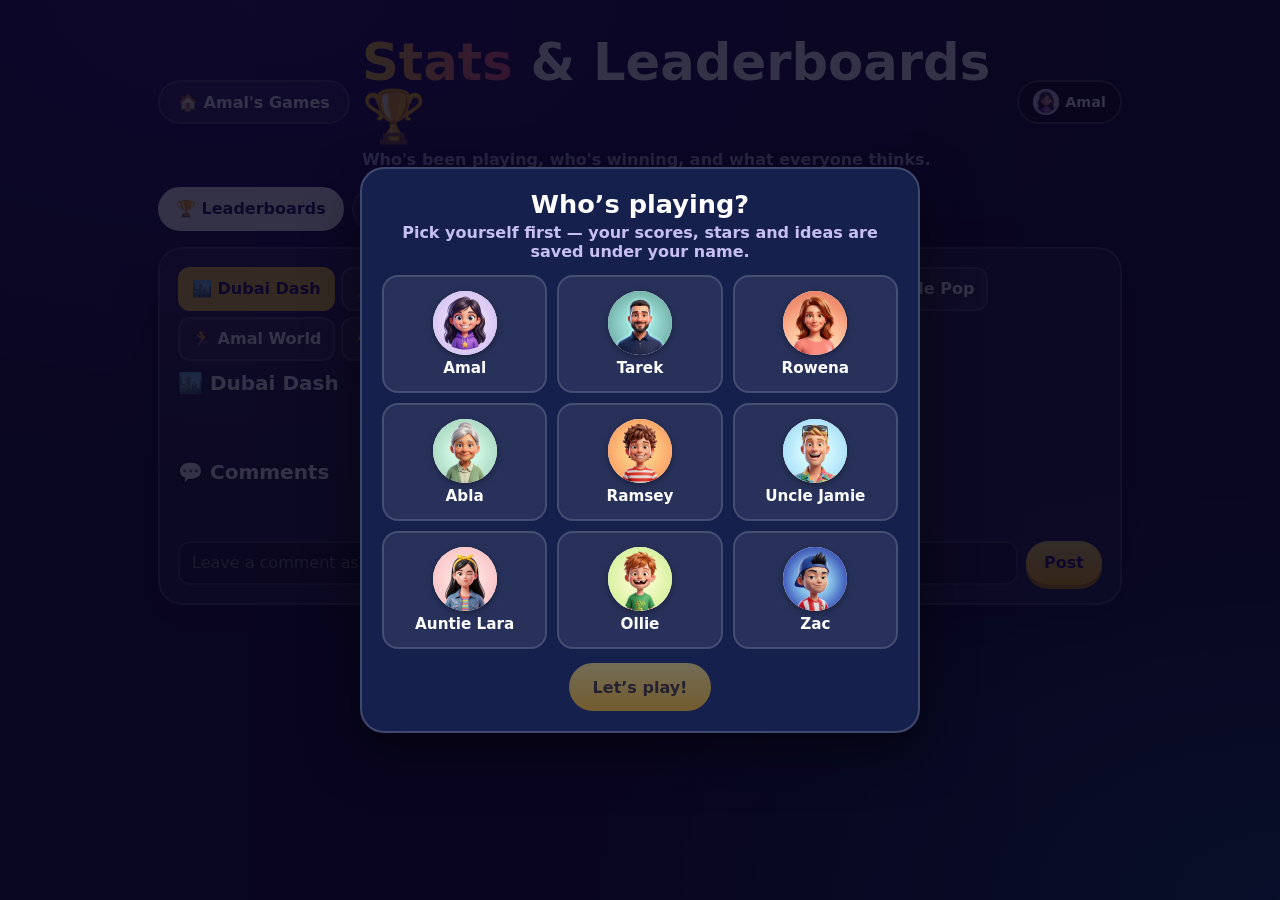
<file: stats/index.html>
<!doctype html>
<html lang="en">
<head>
  <meta charset="UTF-8" />
  <meta name="viewport" content="width=device-width, initial-scale=1.0, viewport-fit=cover" />
  <meta name="theme-color" content="#1a0b3d" />
  <title>Stats & Leaderboards · Amal's Games</title>
  <script src="../shared/arcade.js"></script>
  <script src="../shared/sound.js"></script>
  <style>
    :root { --bg1:#120a2e; --bg2:#2a1468; --ink:#fff; --muted:#b9b4e3; --sun:#ffd23f; --coral:#ff5d8f; --mint:#3fe0a8; --sky:#4cc9f0; --card:rgba(255,255,255,.08); --edge:rgba(255,255,255,.16); --shadow:0 16px 40px rgba(0,0,0,.35); }
    * { box-sizing:border-box; margin:0; padding:0; }
    body { font-family:"SF Pro Rounded", ui-rounded, "Segoe UI", system-ui, sans-serif; color:var(--ink); min-height:100vh; overflow-x:hidden; -webkit-tap-highlight-color:transparent;
      background: radial-gradient(120% 90% at 20% 0%, var(--bg2), transparent 60%), radial-gradient(90% 80% at 100% 100%, #0b3b5e, transparent 60%), var(--bg1); background-attachment:fixed; }
    .wrap { max-width:1000px; margin:0 auto; padding:clamp(16px,4vw,36px) max(18px,env(safe-area-inset-right)) calc(80px + env(safe-area-inset-bottom)) max(18px,env(safe-area-inset-left)); }
    .top { display:flex; align-items:center; gap:12px; flex-wrap:wrap; margin-bottom:18px; }
    .top > div { flex:1 1 260px; min-width:0; }
    .home { display:inline-flex; align-items:center; gap:8px; min-height:44px; padding:10px 18px; border-radius:999px; background:var(--card); border:2px solid var(--edge); color:#fff; text-decoration:none; font-weight:900; white-space:nowrap; }
    h1 { font-size:clamp(1.7rem,7vw,3.2rem); font-weight:900; line-height:1.05; } h1 span { background:linear-gradient(90deg,var(--sun),var(--coral)); -webkit-background-clip:text; background-clip:text; color:transparent; }
    .sub { color:var(--muted); font-weight:700; margin-top:6px; }
    .tabs { display:flex; gap:8px; flex-wrap:wrap; margin:6px 0 16px; }
    .tab { min-height:44px; padding:8px 16px; border-radius:999px; font-weight:900; background:var(--card); border:2px solid var(--edge); color:#e9e4ff; cursor:pointer; font-family:inherit; font-size:1rem; }
    .tab.on { background:#fff; color:#2a1468; border-color:#fff; }
    .panel { background:var(--card); border:2px solid var(--edge); border-radius:24px; padding:18px; box-shadow:var(--shadow); margin-top:14px; min-width:0; }
    .panel h2 { font-size:1.25rem; margin-bottom:10px; display:flex; align-items:center; gap:8px; flex-wrap:wrap; }
    .grid { display:grid; grid-template-columns:repeat(auto-fill,minmax(230px,1fr)); gap:12px; }
    .pcard { background:rgba(0,0,0,.25); border:2px solid var(--edge); border-radius:18px; padding:12px; display:flex; gap:10px; align-items:center; min-width:0; }
    .pcard .av { font-size:2.2rem; } .pcard b { display:block; font-size:1.05rem; } .pcard small { color:var(--muted); font-weight:700; display:block; }
    .row { display:flex; justify-content:space-between; align-items:center; gap:10px; padding:10px 12px; border-radius:14px; background:rgba(0,0,0,.22); margin-bottom:6px; min-width:0; }
    .row.me { box-shadow:inset 0 0 0 2px var(--sun); }
    .row .rank { font-weight:900; width:34px; flex:0 0 34px; font-size:1.2rem; }
    .row .who { flex:1 1 auto; min-width:0; font-weight:800; display:flex; align-items:center; gap:8px; }
    .row .who .arc-av { flex:0 0 auto; } .row .who .nm { overflow:hidden; text-overflow:ellipsis; white-space:nowrap; }
    .row .sc { font-weight:900; color:var(--sun); font-variant-numeric:tabular-nums; white-space:nowrap; } .row small { color:var(--muted); font-weight:700; white-space:nowrap; }
    .row .right { flex:0 0 auto; text-align:right; display:flex; flex-direction:column; align-items:flex-end; line-height:1.2; }
    .feed .row { font-size:.95rem; } .feed .row .who { display:block; } .feed .row .who .arc-av { vertical-align:middle; }
    @media (max-width:480px) { .row { padding:8px 10px; } .row .rank { width:28px; flex-basis:28px; font-size:1.05rem; } .panel { padding:14px; border-radius:18px; } }
    .empty { color:var(--muted); font-weight:700; padding:10px; text-align:center; }
    .comment { background:rgba(0,0,0,.22); border-radius:14px; padding:10px 12px; margin-bottom:8px; }
    .comment .h { display:flex; justify-content:space-between; gap:8px; font-weight:900; } .comment .h small { color:var(--muted); font-weight:700; }
    .comment p { margin:4px 0 6px; line-height:1.4; } .reacts { display:flex; gap:6px; flex-wrap:wrap; }
    .reacts button { font:inherit; font-size:.85rem; min-height:36px; padding:4px 10px; border-radius:999px; background:rgba(255,255,255,.08); border:2px solid var(--edge); color:#fff; cursor:pointer; font-weight:800; }
    .reacts button.on { border-color:var(--mint); }
    .cbox { display:flex; gap:8px; margin-top:8px; } .cbox input { flex:1; min-width:0; font:inherit; font-size:16px; color:#fff; background:rgba(0,0,0,.3); border:2px solid var(--edge); border-radius:12px; padding:10px 12px; outline:none; }
    .btn { font:inherit; font-weight:900; min-height:44px; padding:10px 18px; border-radius:999px; border:none; cursor:pointer; color:#2a1468; background:linear-gradient(180deg,#ffe066,#ffb703); box-shadow:0 4px 0 #c98a00; } .btn:active { transform:translateY(2px); }
    .gsel { display:flex; gap:6px; flex-wrap:wrap; margin-bottom:10px; } .gsel button { font:inherit; font-weight:800; min-height:44px; padding:8px 12px; border-radius:12px; background:rgba(255,255,255,.07); border:2px solid var(--edge); color:#fff; cursor:pointer; } .gsel button.on { background:var(--sun); color:#2a1468; border-color:var(--sun); }
    .comment .h a { min-height:0; }
    .kpis { display:grid; grid-template-columns:repeat(auto-fit,minmax(130px,1fr)); gap:10px; margin-bottom:6px; } .kpi { background:rgba(0,0,0,.25); border-radius:14px; padding:12px; text-align:center; } .kpi b { display:block; font-size:1.6rem; color:var(--sun); } .kpi small { color:var(--muted); font-weight:800; }
    .danger { background:none; border:2px solid rgba(255,93,143,.6); color:#ffb3c8; }
  </style>
</head>
<body>
  <div class="wrap">
    <div class="top">
      <a class="home" href="../">🏠 Amal's Games</a>
      <div><h1><span>Stats</span> & Leaderboards 🏆</h1><div class="sub">Who's been playing, who's winning, and what everyone thinks.</div></div>
      <span id="chip" style="margin-left:auto"></span>
    </div>
    <div class="tabs"><button class="tab on" data-t="boards">🏆 Leaderboards</button><button class="tab" data-t="players">👥 Players</button><button class="tab" data-t="feed">🕒 Activity</button></div>
    <div id="view"></div>
  </div>
  <script>
    Arcade.require(false);
    document.getElementById('chip').appendChild(Arcade.chip());
    Sound.wire();
    const V = document.getElementById('view'); let tab = 'boards'; let game = 'dubai-dash';
    const esc = (s) => String(s).replace(/[&<>"']/g, (c) => ({ '&':'&amp;','<':'&lt;','>':'&gt;','"':'&quot;',"'":'&#39;' }[c]));
    document.querySelectorAll('.tab').forEach((b) => b.addEventListener('click', () => { document.querySelectorAll('.tab').forEach((x) => x.classList.remove('on')); b.classList.add('on'); tab = b.dataset.t; render(); }));
    document.addEventListener('arcade:profile', render);

    function render() {
      const me = Arcade.profile();
      if (tab === 'boards') {
        const G = Arcade.GAMES; const board = Arcade.leaderboard(game); const cs = Arcade.comments(game); const ideas = Arcade.ideas();
        const r = ideas.ratings[game] || {}; const vals = Object.values(r).filter((v) => typeof v === 'number'); const avg = vals.length ? (vals.reduce((a, b) => a + b, 0) / vals.length).toFixed(1) : null;
        V.innerHTML = `<div class="panel"><div class="gsel">${Object.entries(G).map(([id, g]) => `<button class="${id === game ? 'on' : ''}" data-g="${id}">${g.emoji} ${g.name}</button>`).join('')}</div>
          <h2>${G[game].emoji} ${G[game].name} ${avg ? `<small style="color:var(--muted);font-size:.9rem">· rated ${avg} ⭐ by ${vals.length}</small>` : ''}</h2>
          ${board.length ? board.map((b, i) => `<div class="row ${b.player === me ? 'me' : ''}"><span class="rank">${['🥇','🥈','🥉'][i] || (i + 1)}</span><span class="who">${Arcade.avatar(b.player, 28)}<span class="nm">${esc(b.player)}</span></span><span class="right"><span class="sc">${b.score.toLocaleString()} ${G[game].unit}</span><small>${Arcade.ago(b.ts)}</small></span></div>`).join('') : '<div class="empty">No scores yet — be the first! 🚀</div>'}
          <h2 style="margin-top:16px">💬 Comments</h2>
          <div id="comments">${cs.length ? cs.map((c) => `<div class="comment"><div class="h"><span>${Arcade.avatar(c.player, 24)} ${esc(c.player)}</span><small>${Arcade.ago(c.ts)}${c.player === me ? ` · <a href="#" data-del="${c.id}" style="color:#ffb3c8">delete</a>` : ''}</small></div><p>${esc(c.text)}</p>
            <div class="reacts">${['🔥','😂','👏','💜','🏆'].map((e) => { const who = (c.reacts && c.reacts[e]) || []; return `<button class="${who.includes(me) ? 'on' : ''}" data-react="${c.id}" data-e="${e}">${e} ${who.length || ''}</button>`; }).join('')}</div></div>`).join('') : '<div class="empty">No comments yet. Say something nice (or a bit cheeky) 😄</div>'}</div>
          <div class="cbox"><input id="ctext" maxlength="140" placeholder="Leave a comment as ${esc(me)}…" /><button class="btn" id="csend">Post</button></div></div>`;
        V.querySelectorAll('[data-g]').forEach((b) => b.addEventListener('click', () => { game = b.dataset.g; render(); }));
        V.querySelectorAll('[data-react]').forEach((b) => b.addEventListener('click', () => { Arcade.react(+b.dataset.react, b.dataset.e); render(); }));
        V.querySelectorAll('[data-del]').forEach((a) => a.addEventListener('click', (e) => { e.preventDefault(); if (confirm('Delete your comment?')) { Arcade.deleteComment(+a.dataset.del); render(); } }));
        const send = () => { const t = V.querySelector('#ctext').value.trim(); if (!t) return; Arcade.comment(game, t); Sound.success(); render(); };
        V.querySelector('#csend').addEventListener('click', send); V.querySelector('#ctext').addEventListener('keydown', (e) => { if (e.key === 'Enter') send(); });
      } else if (tab === 'players') {
        const act = Arcade.activity(); const G = Arcade.GAMES;
        V.innerHTML = `<div class="panel"><h2>👥 Everyone</h2><div class="grid">${Arcade.PROFILES.map((p) => {
          const mine = act.filter((e) => e.player === p.name); const finishes = mine.filter((e) => e.type === 'finish'); const last = mine[0];
          const fav = Object.entries(finishes.reduce((m, e) => (m[e.game] = (m[e.game] || 0) + 1, m), {})).sort((a, b) => b[1] - a[1])[0];
          const golds = Object.keys(G).filter((g) => (Arcade.leaderboard(g)[0] || {}).player === p.name).length;
          return `<div class="pcard"><span class="av">${p.emoji}</span><div><b>${p.name}${p.name === Arcade.profile() ? ' (you)' : ''}</b><small>${finishes.length} games played · ${golds} 🥇</small><small>${fav ? 'Favourite: ' + G[fav[0]].emoji + ' ' + G[fav[0]].name : 'Not played yet'}</small><small>${last ? 'Last seen ' + Arcade.ago(last.ts) : ''}</small></div></div>`; }).join('')}</div></div>
          <div class="panel"><h2>🧹 Housekeeping</h2><p class="sub" style="margin-bottom:10px">Only use these if you really mean it.</p><div style="display:flex;gap:8px;flex-wrap:wrap"><button class="btn danger" id="resetMe">Reset ${esc(Arcade.profile())}'s game progress</button><button class="btn danger" id="resetAct">Clear activity & leaderboards</button></div></div>`;
        V.querySelector('#resetMe').addEventListener('click', () => { const me = Arcade.profile(); if (!confirm(`Reset ALL of ${me}'s saved game progress on this device?`)) return; const ks = []; for (let i = 0; i < localStorage.length; i++) { const k = localStorage.key(i); if (k && k.endsWith('::' + me)) ks.push(k); } ks.forEach((k) => localStorage.removeItem(k)); alert(`Done — ${ks.length} saves cleared.`); });
        V.querySelector('#resetAct').addEventListener('click', () => { if (confirm('Clear the whole activity log, leaderboards and comments?')) { localStorage.removeItem('amals-activity-v1'); localStorage.removeItem('amals-comments-v1'); render(); } });
      } else {
        const act = Arcade.activity().slice(0, 80); const G = Arcade.GAMES;
        const txt = (e) => e.type === 'finish' ? `scored <b style="color:var(--sun)">${e.score.toLocaleString()} ${G[e.game] ? G[e.game].unit : ''}</b> in ${G[e.game] ? G[e.game].emoji + ' ' + G[e.game].name : e.game}` : e.type === 'start' ? `started playing ${G[e.game] ? G[e.game].emoji + ' ' + G[e.game].name : e.game}` : e.type === 'rate' ? `rated ${G[e.game] ? G[e.game].name : e.game} ${'⭐'.repeat(e.score)}` : e.type === 'comment' ? `commented on ${G[e.game] ? G[e.game].name : e.game}` : e.type === 'idea' ? `added an idea: <i>${esc(e.extra || '')}</i>` : e.type;
        const today = act.filter((e) => Date.now() - e.ts < 86400000);
        V.innerHTML = `<div class="panel"><div class="kpis"><div class="kpi"><b>${act.filter((e) => e.type === 'finish').length}</b><small>games finished</small></div><div class="kpi"><b>${new Set(today.map((e) => e.player)).size}</b><small>players today</small></div><div class="kpi"><b>${Arcade.comments().length}</b><small>comments</small></div><div class="kpi"><b>${Arcade.ideas().ideas.length}</b><small>ideas</small></div></div>
          <h2>🕒 Latest activity</h2><div class="feed">${act.length ? act.map((e) => `<div class="row"><span class="who">${Arcade.avatar(e.player, 24)} ${esc(e.player)} <span style="font-weight:700;color:#e9e4ff">${txt(e)}</span></span><small>${Arcade.ago(e.ts)}</small></div>`).join('') : '<div class="empty">Nothing yet — go play something!</div>'}</div></div>`;
      }
    }
    render();
  </script>
</body>
</html>
</file>
<file: amal-turbo/assets/index-Bn7rxc03.css>
:root{--bg: #070a18;--bg2: #0d1230;--ink: #eaf0ff;--muted: #9aa6d6;--magenta: #ff2fb0;--cyan: #00e5ff;--violet: #7b2ff7;--gold: #ffd23f;--good: #3fe08a;--panel: rgba(18, 22, 52, .82);--panel-solid: #121634;--edge: rgba(120, 140, 255, .25);--speed: .18s cubic-bezier(.2, .9, .25, 1)}*{box-sizing:border-box;margin:0;padding:0}html,body,#app{height:100%;width:100%}body{font-family:Rajdhani,SF Pro Display,Segoe UI,system-ui,sans-serif;background:radial-gradient(120% 100% at 50% 0%,var(--bg2),var(--bg) 70%);color:var(--ink);overflow:hidden;-webkit-user-select:none;user-select:none;-webkit-tap-highlight-color:transparent;touch-action:none;position:fixed;inset:0}h1,h2,h3{font-weight:800;letter-spacing:.02em;line-height:1.05}button{font-family:inherit;color:inherit;border:none;background:none;cursor:pointer}button:focus-visible{outline:3px solid var(--cyan);outline-offset:2px}.screen{position:absolute;inset:0;display:flex;flex-direction:column;overflow:hidden}.scroll{overflow-y:auto;overflow-x:hidden}.center{align-items:center;justify-content:center}.hidden{display:none!important}.grid-bg{position:absolute;inset:0;overflow:hidden;z-index:0;pointer-events:none}.grid-bg:before{content:"";position:absolute;inset:-50%;background-image:linear-gradient(var(--edge) 1px,transparent 1px),linear-gradient(90deg,var(--edge) 1px,transparent 1px);background-size:60px 60px;transform:perspective(400px) rotateX(62deg) translateY(0);animation:gridmove 8s linear infinite;opacity:.4}@keyframes gridmove{to{background-position:0 60px}}.glowblob{position:absolute;border-radius:50%;filter:blur(70px);opacity:.5}.wrap{position:relative;z-index:1;width:100%;height:100%;display:flex;flex-direction:column}.pad{padding:clamp(14px,3vw,30px)}.btn{position:relative;display:inline-flex;align-items:center;justify-content:center;gap:10px;padding:14px 28px;border-radius:14px;font-size:1.05rem;font-weight:800;letter-spacing:.06em;text-transform:uppercase;background:linear-gradient(120deg,var(--magenta),var(--violet));color:#fff;box-shadow:0 8px 22px #ff2fb059,inset 0 1px #ffffff40;transition:transform var(--speed),box-shadow var(--speed),filter var(--speed)}.btn:hover{transform:translateY(-2px);filter:brightness(1.08)}.btn:active{transform:translateY(1px) scale(.98)}.btn.secondary{background:linear-gradient(120deg,#1b2350,#263073);box-shadow:0 8px 20px #00000059,inset 0 1px #ffffff1f}.btn.cyan{background:linear-gradient(120deg,var(--cyan),#2f7bff);box-shadow:0 8px 22px #00e5ff4d;color:#041018}.btn.gold{background:linear-gradient(120deg,var(--gold),#ff9f1c);color:#3a2600;box-shadow:0 8px 22px #ffd23f4d}.btn.ghost{background:#ffffff0f;box-shadow:inset 0 0 0 1px var(--edge)}.btn.big{padding:20px 46px;font-size:1.35rem;border-radius:18px}.btn.block{width:100%}.btn:disabled{opacity:.4;filter:grayscale(.5);cursor:default}.icon-btn{width:48px;height:48px;border-radius:12px;display:grid;place-items:center;font-size:1.3rem;background:#ffffff12;box-shadow:inset 0 0 0 1px var(--edge)}.icon-btn:active{transform:scale(.92)}.chip{display:inline-flex;align-items:center;gap:6px;padding:6px 12px;border-radius:999px;font-weight:700;background:#ffffff12;box-shadow:inset 0 0 0 1px var(--edge);font-size:.9rem}.chip .k{color:var(--gold)}.logo{text-align:center}.logo .amal{font-size:clamp(3.2rem,13vw,8rem);font-weight:900;letter-spacing:.04em;background:linear-gradient(120deg,var(--cyan),#fff 40%,var(--magenta));-webkit-background-clip:text;background-clip:text;color:transparent;text-shadow:0 0 40px rgba(255,47,176,.35);filter:drop-shadow(0 6px 0 rgba(0,0,0,.4))}.logo .turbo{font-size:clamp(2.6rem,11vw,6.6rem);font-weight:900;letter-spacing:.28em;margin-top:-.2em;color:var(--gold);text-shadow:0 0 30px rgba(255,210,63,.5)}.tagline{color:var(--muted);font-size:clamp(.9rem,3vw,1.2rem);letter-spacing:.24em;text-transform:uppercase;margin-top:6px}.title-actions{display:flex;flex-direction:column;align-items:center;gap:14px;margin-top:34px}.top-right{position:absolute;top:16px;right:16px;display:flex;gap:10px;z-index:3}.hub-link{position:absolute;top:16px;left:16px;z-index:3;text-decoration:none;padding:12px 18px;font-size:.95rem}.intro-line{position:absolute;left:0;right:0;bottom:16%;text-align:center;color:#fff;font-size:clamp(1rem,4vw,1.6rem);font-weight:800;letter-spacing:.05em;text-shadow:0 2px 20px #000;padding:0 20px}.skip{position:absolute;bottom:18px;right:18px}.topbar{display:flex;align-items:center;gap:12px;padding:14px 18px}.topbar h2{font-size:clamp(1.3rem,4vw,2rem);flex:1}.topbar .spacer{flex:1}.menu-grid{display:grid;grid-template-columns:repeat(auto-fit,minmax(150px,1fr));gap:14px}.tile{position:relative;border-radius:18px;padding:20px;min-height:118px;background:var(--panel);box-shadow:inset 0 0 0 1px var(--edge),0 10px 30px #00000059;display:flex;flex-direction:column;gap:6px;text-align:left;overflow:hidden;transition:transform var(--speed),box-shadow var(--speed)}.tile:hover{transform:translateY(-3px);box-shadow:inset 0 0 0 1px var(--cyan),0 14px 34px #00000073}.tile .big-emoji{font-size:2.4rem}.tile .t-name{font-size:1.2rem;font-weight:800}.tile .t-desc{color:var(--muted);font-size:.9rem}.tile .corner{position:absolute;top:12px;right:14px;font-size:.75rem;color:var(--muted)}.tile.locked{opacity:.55;filter:grayscale(.5)}.card-row{display:grid;grid-template-columns:repeat(auto-fill,minmax(120px,1fr));gap:12px}.rcard{border-radius:16px;padding:12px;background:var(--panel);box-shadow:inset 0 0 0 1px var(--edge);display:flex;flex-direction:column;align-items:center;gap:6px;text-align:center;transition:transform var(--speed)}.rcard:hover{transform:translateY(-3px)}.rcard.sel{box-shadow:inset 0 0 0 2px var(--cyan),0 0 22px #00e5ff4d}.rcard.locked{opacity:.5}.rcard .face{font-size:2.6rem}.portrait{display:inline-grid;place-items:center;width:84px;height:84px;border-radius:22px;overflow:hidden;font-size:2.6rem;background:linear-gradient(160deg,#1b2350,#3a1c8a);box-shadow:inset 0 0 0 2px var(--edge)}.portrait img{width:100%;height:100%;object-fit:cover;display:block}.portrait-lg{display:inline-grid;place-items:center;width:120px;height:120px;border-radius:28px;overflow:hidden;font-size:3rem;flex:none;background:linear-gradient(160deg,#1b2350,#3a1c8a);box-shadow:inset 0 0 0 2px var(--edge),0 10px 24px #0006}.portrait-lg img{width:100%;height:100%;object-fit:cover;display:block}.rcard .rn{font-weight:800;font-size:.95rem}.rcard .ra{font-size:.75rem;color:var(--muted)}.statbar{display:grid;grid-template-columns:70px 1fr;gap:8px;align-items:center;margin:3px 0;font-size:.82rem}.statbar .track{height:8px;background:#ffffff14;border-radius:6px;overflow:hidden}.statbar .fill{height:100%;background:linear-gradient(90deg,var(--cyan),var(--magenta));border-radius:6px}.panel{background:var(--panel);border-radius:18px;box-shadow:inset 0 0 0 1px var(--edge),0 12px 30px #0006}.detail{padding:18px;display:flex;flex-direction:column;gap:8px}.detail .dname{font-size:1.5rem;font-weight:900}.detail .passive{color:var(--gold);font-weight:700}.muted{color:var(--muted)}.row{display:flex;gap:10px;flex-wrap:wrap;align-items:center}.spread{justify-content:space-between}.seg{display:inline-flex;background:#ffffff0f;border-radius:12px;padding:4px;box-shadow:inset 0 0 0 1px var(--edge);gap:4px;flex-wrap:wrap}.seg button{padding:8px 14px;border-radius:9px;font-weight:700;font-size:.85rem;color:var(--muted)}.seg button.on{background:linear-gradient(120deg,var(--magenta),var(--violet));color:#fff}.field{display:flex;flex-direction:column;gap:6px;margin:8px 0}.field label{font-size:.85rem;color:var(--muted);text-transform:uppercase;letter-spacing:.08em}input[type=range]{width:100%;accent-color:var(--magenta)}.swatch{width:34px;height:34px;border-radius:9px;box-shadow:inset 0 0 0 1px #ffffff4d}.swatch.on{box-shadow:0 0 0 3px var(--cyan)}#hud{position:absolute;inset:0;pointer-events:none;z-index:5;font-weight:800}.hud-tl{position:absolute;top:14px;left:16px;display:flex;flex-direction:column;gap:8px}.hud-tr{position:absolute;top:14px;right:16px;display:flex;flex-direction:column;align-items:flex-end;gap:8px}.hud-place{font-size:clamp(2rem,7vw,3.4rem);line-height:1;text-shadow:0 3px 14px #000}.hud-place small{font-size:.4em;color:var(--muted)}.hud-lap{font-size:1.1rem;background:var(--panel);padding:6px 12px;border-radius:10px;box-shadow:inset 0 0 0 1px var(--edge)}.hud-time{font-variant-numeric:tabular-nums;background:var(--panel);padding:6px 12px;border-radius:10px;box-shadow:inset 0 0 0 1px var(--edge)}.hud-pauseb{pointer-events:auto}.hud-power{position:absolute;top:14px;left:50%;transform:translate(-50%);width:74px;height:74px;border-radius:18px;background:var(--panel);box-shadow:inset 0 0 0 2px var(--edge);display:grid;place-items:center;font-size:2.4rem;transition:transform var(--speed)}.hud-power.pulse{animation:pop .3s;box-shadow:inset 0 0 0 2px var(--gold),0 0 24px #ffd23f66}@keyframes pop{50%{transform:translate(-50%) scale(1.2)}}.hud-speed{position:absolute;bottom:16px;right:18px;text-align:right}.hud-speed .n{font-size:clamp(2rem,7vw,3.2rem);line-height:1;font-variant-numeric:tabular-nums}.hud-speed .u{color:var(--muted);font-size:.8rem;letter-spacing:.15em}.hud-drift{position:absolute;bottom:90px;right:18px;width:140px;height:10px;border-radius:6px;background:#ffffff1a;overflow:hidden;box-shadow:inset 0 0 0 1px var(--edge)}.hud-drift .fill{height:100%;width:0;border-radius:6px;transition:width .1s linear}.minimap{position:absolute;bottom:16px;left:16px;width:128px;height:128px}.hud-center{position:absolute;inset:0;display:grid;place-items:center}.countdown{font-size:clamp(5rem,22vw,13rem);font-weight:900;color:var(--gold);text-shadow:0 0 50px rgba(255,210,63,.6);animation:cd .5s}.countdown.go{color:var(--good)}@keyframes cd{0%{transform:scale(1.8);opacity:0}to{transform:scale(1);opacity:1}}.flash-msg{position:absolute;top:24%;left:0;right:0;text-align:center;font-size:clamp(1.6rem,6vw,3rem);font-weight:900;color:#fff;text-shadow:0 0 24px var(--magenta);animation:cd .35s}.warn{position:absolute;top:40%;left:0;right:0;text-align:center;font-size:clamp(1.4rem,5vw,2.2rem);color:#ff5252;animation:blink .6s infinite;text-shadow:0 2px 10px #000}@keyframes blink{50%{opacity:.3}}.ink-overlay{position:absolute;inset:0;background:radial-gradient(circle at 50% 55%,transparent 20%,rgba(8,4,20,.92) 60%);pointer-events:none;transition:opacity .3s}.hud-controls{position:absolute;left:50%;bottom:18%;transform:translate(-50%);text-align:center;max-width:92vw;background:#0a0e22c7;padding:12px 22px;border-radius:14px;box-shadow:inset 0 0 0 1px var(--edge);display:flex;flex-direction:column;gap:4px;animation:cd .4s}.hud-controls b{color:var(--gold);letter-spacing:.04em}.hud-controls>b:first-child{font-size:1.05rem;text-transform:uppercase}.hud-controls span{font-size:clamp(.85rem,2.6vw,1.05rem);color:var(--ink);line-height:1.5}.touch{position:absolute;inset:0;pointer-events:none;z-index:6;display:none}.touch.on{display:block}.tc{position:absolute;pointer-events:auto;border-radius:50%;display:grid;place-items:center;background:#ffffff17;box-shadow:inset 0 0 0 2px var(--edge);font-weight:800;font-size:.9rem;color:#fff;backdrop-filter:blur(3px)}.tc:active,.tc.held{background:#ff2fb059;box-shadow:inset 0 0 0 2px var(--magenta)}.tc.steer{width:82px;height:82px;bottom:26px}.tc.left{left:20px}.tc.rightsteer{left:116px}.tc.accel{width:96px;height:96px;right:24px;bottom:40px;background:#3fe08a38;box-shadow:inset 0 0 0 2px #3fe08a80}.tc.brake{width:74px;height:74px;right:130px;bottom:30px}.tc.drift{width:78px;height:78px;right:40px;bottom:150px;background:#00e5ff33;box-shadow:inset 0 0 0 2px #00e5ff80}.tc.power{width:70px;height:70px;right:128px;bottom:158px;background:#ffd23f33;box-shadow:inset 0 0 0 2px #ffd23f80}.tc.trick{width:58px;height:58px;right:30px;bottom:240px}.touch.simple .tc.accel,.touch.simple .tc.brake{display:none}.touch.simple .tc.steer{width:96px;height:96px;bottom:30px;font-size:1.6rem}.touch.simple .tc.rightsteer{left:136px}.touch.simple .tc.drift{width:104px;height:104px;right:30px;bottom:30px;font-size:1rem}.touch.simple .tc.power{width:82px;height:82px;right:150px;bottom:40px}.touch.simple .tc.trick{width:66px;height:66px;right:44px;bottom:150px}.steerzone{position:absolute;left:0;bottom:0;width:46%;height:42%;pointer-events:auto;touch-action:none}.touch.simple .tc.steer{pointer-events:none}@media (max-width: 600px){.touch.simple .tc.steer{width:74px;height:74px;bottom:20px;font-size:1.4rem}.touch.simple .tc.left{left:14px}.touch.simple .tc.rightsteer{left:100px}.touch.simple .tc.drift{width:88px;height:88px;right:14px;bottom:16px;font-size:.85rem}.touch.simple .tc.power{width:68px;height:68px;right:24px;bottom:116px;font-size:.75rem}.touch.simple .tc.trick{width:58px;height:58px;right:104px;bottom:122px;font-size:.7rem}.hud-speed{bottom:auto;top:108px;right:12px}.hud-speed .n{font-size:1.6rem}.hud-drift{bottom:auto;top:150px;right:12px;width:96px;height:8px}.hud-tl{top:10px;left:10px;gap:6px}.hud-tr{top:10px;right:10px;gap:6px}.hud-place{font-size:1.9rem}.hud-lap,.hud-time{font-size:.85rem;padding:4px 9px}.hud-power{width:58px;height:58px;top:10px}}.result-list{display:flex;flex-direction:column;gap:6px}.result-row{display:grid;grid-template-columns:44px 1fr auto;align-items:center;gap:10px;padding:8px 12px;border-radius:12px;background:#ffffff0d}.result-row.you{box-shadow:inset 0 0 0 2px var(--cyan);background:#00e5ff14}.result-row .pl{font-size:1.3rem;font-weight:900;text-align:center}.result-row .rt{font-variant-numeric:tabular-nums;color:var(--muted)}.podium{display:flex;justify-content:center;align-items:flex-end;gap:8px;margin:10px 0;height:150px}.pod{width:84px;border-radius:12px 12px 0 0;display:flex;flex-direction:column;align-items:center;justify-content:flex-start;padding-top:8px;gap:4px;background:linear-gradient(180deg,#ffffff1f,#ffffff08)}.pod .face{font-size:2rem}.pod.p1{height:100%;box-shadow:inset 0 3px 0 var(--gold)}.pod.p2{height:76%;box-shadow:inset 0 3px #c9d3ff}.pod.p3{height:58%;box-shadow:inset 0 3px #ff9f5a}.story{max-width:620px;margin:0 auto;text-align:center;display:flex;flex-direction:column;gap:16px}.story .big-emoji{font-size:4rem}.story p{font-size:1.1rem;line-height:1.5;color:var(--ink)}.toast{position:absolute;top:16px;left:50%;transform:translate(-50%);background:var(--panel-solid);padding:12px 20px;border-radius:12px;box-shadow:inset 0 0 0 1px var(--gold),0 10px 24px #0006;z-index:20;display:flex;gap:10px;align-items:center;animation:cd .4s}.garage-stage{flex:1;position:relative;min-height:220px}#garage-canvas{position:absolute;inset:0}.hr{height:1px;background:var(--edge);margin:12px 0;border:0}.small{font-size:.82rem}.center-text{text-align:center}.grid2{display:grid;grid-template-columns:1fr 1fr;gap:14px}@media (max-width: 720px){.grid2{grid-template-columns:1fr}}@media (prefers-reduced-motion: reduce){.grid-bg:before{animation:none}}.bg-vid{position:absolute;inset:0;width:100%;height:100%;object-fit:cover;opacity:.55;z-index:0;pointer-events:none}
</file>
<file: animal-spot/assets/index-akIZkfzu.css>
:root{--ink: #3a2e2a;--cream: #fdf3e0;--sun: #ffca3a;--leaf: #2f9e63;--leaf-dark: #1f7a4a;--coral: #ff7b54;--sky: #8ecae6;--card-bg: #fffdf6;--shadow: 0 8px 0 rgba(0, 0, 0, .1), 0 14px 30px rgba(0, 0, 0, .12);--radius: 26px;font-size:16px}*{box-sizing:border-box;margin:0;padding:0}html,body,#root{height:100%;width:100%;overflow:hidden;overscroll-behavior:none}body{font-family:SF Pro Rounded,ui-rounded,Hiragino Maru Gothic ProN,Quicksand,Comfortaa,Comic Sans MS,Segoe UI,system-ui,sans-serif;color:var(--ink);background:var(--cream);touch-action:manipulation;-webkit-user-select:none;user-select:none;-webkit-tap-highlight-color:transparent;position:fixed;top:0;right:0;bottom:0;left:0}button{font-family:inherit;color:inherit;border:none;background:none;cursor:pointer;touch-action:manipulation}button:focus-visible{outline:4px solid #2a6fd6;outline-offset:3px;border-radius:14px}.screen{height:100%;display:flex;flex-direction:column;align-items:center;overflow-y:auto;overflow-x:hidden;padding:max(12px,env(safe-area-inset-top)) 16px max(16px,env(safe-area-inset-bottom))}.icon-btn{font-size:1.5rem;width:52px;height:52px;border-radius:50%;background:#ffffffd9;box-shadow:0 4px #0000001f;display:grid;place-items:center;flex:none;transition:transform .12s}.icon-btn:active{transform:scale(.92)}.big-btn{font-size:1.35rem;font-weight:800;padding:16px 34px;border-radius:999px;background:linear-gradient(180deg,#ffd95e,#ffb703);color:#5c4200;box-shadow:0 6px #d99400,0 10px 18px #0000002e;min-width:230px;margin:8px 0;transition:transform .12s}.big-btn:active{transform:translateY(3px) scale(.98)}.big-btn.secondary{background:linear-gradient(180deg,#fff,#efe6d4);color:var(--ink);box-shadow:0 6px #cbbfa6,0 10px 18px #0000001f}.big-btn.danger{background:linear-gradient(180deg,#ff9d8a,#f4694b);color:#5b1503;box-shadow:0 6px #c04326,0 10px 18px #00000026}.big-btn:disabled{opacity:.5}.pill{font-size:1.05rem;font-weight:800;padding:10px 20px;border-radius:999px;background:#fffc;box-shadow:0 3px #0000001f}.pill-active{background:var(--leaf);color:#fff;box-shadow:0 3px 0 var(--leaf-dark)}.pill.small{font-size:.9rem;padding:7px 14px}.screen-header{width:100%;max-width:760px;display:flex;align-items:center;gap:12px;padding:6px 0 14px}.screen-header h2{font-size:1.7rem;flex:1;text-align:center}.header-spacer{width:52px;flex:none}.title-screen{justify-content:center;background:linear-gradient(180deg,#aee3f7,#d3f1c0 55%,#7ec97b);position:relative;overflow:hidden}.title-vid{position:absolute;top:0;right:0;bottom:0;left:0;width:100%;height:100%;object-fit:cover}.title-sky:after{content:"";position:absolute;top:0;right:0;bottom:0;left:0;background:linear-gradient(180deg,#0000000d,#00000073 80%)}.title-sky span{position:absolute;font-size:3rem;z-index:1}.title-screen .title-word,.title-screen .title-sub{text-shadow:0 4px 14px rgba(0,0,0,.55)}.title-sun{top:6%;right:8%;font-size:4.5rem!important;animation:spin-slow 24s linear infinite}.title-cloud.c1{top:10%;left:8%;animation:drift 16s ease-in-out infinite alternate}.title-cloud.c2{top:22%;left:55%;animation:drift 20s ease-in-out infinite alternate-reverse}.game-title{display:flex;flex-direction:column;align-items:center;line-height:.95;z-index:2}.title-word{font-size:clamp(3.2rem,12vw,6.5rem);font-weight:900;color:#fff;text-shadow:0 5px 0 var(--leaf-dark),0 12px 22px rgba(0,0,0,.25);letter-spacing:.02em;animation:title-pop .7s cubic-bezier(.34,1.56,.64,1) both}.title-word-2{color:var(--sun);text-shadow:0 5px 0 #c98a00,0 12px 22px rgba(0,0,0,.25);animation-delay:.15s}.title-sub{margin-top:14px;font-size:clamp(1.05rem,4vw,1.4rem);font-weight:700;color:#245c3c;z-index:2}.title-buttons{display:flex;flex-direction:column;align-items:center;margin-top:26px;z-index:2}.play-btn{font-size:1.8rem;padding:20px 52px}.title-corner{position:absolute;top:max(14px,env(safe-area-inset-top));right:14px;display:flex;gap:10px;z-index:3}.hub-link{position:absolute;top:max(14px,env(safe-area-inset-top));left:14px;z-index:3;display:inline-flex;align-items:center;gap:6px;padding:12px 18px;border-radius:999px;text-decoration:none;font-weight:900;font-size:1rem;color:var(--ink);background:#ffffffd9;box-shadow:0 4px #0000001f}.hub-link:active{transform:translateY(2px)}.who-slot{position:absolute;top:max(14px,env(safe-area-inset-top));left:50%;transform:translate(-50%);z-index:3}@media (max-width: 560px){.who-slot{top:max(72px,calc(env(safe-area-inset-top) + 58px));left:14px;transform:none}}.title-jungle{position:absolute;bottom:0;left:0;right:0;height:120px;pointer-events:none}.peeker{position:absolute;bottom:-12px;animation:peek 3.2s ease-in-out infinite}.peek-animal{font-size:3rem;display:block}.peek-leaf{font-size:3.6rem;position:absolute;left:-8px;bottom:-18px}@keyframes title-pop{0%{transform:scale(.3) rotate(-6deg);opacity:0}to{transform:scale(1);opacity:1}}@keyframes peek{0%,to{transform:translateY(26px)}50%{transform:translateY(0)}}@keyframes drift{0%{transform:translate(0)}to{transform:translate(40px)}}@keyframes spin-slow{to{transform:rotate(360deg)}}.menu-screen{background:linear-gradient(180deg,#fdf3e0,#f6e2bd)}.mode-cards{display:flex;flex-wrap:wrap;gap:16px;justify-content:center;max-width:900px}.mode-card{background:var(--card-bg);border-radius:var(--radius);box-shadow:var(--shadow);padding:22px 20px;width:min(250px,84vw);display:flex;flex-direction:column;align-items:center;gap:6px;transition:transform .15s}.mode-card:hover{transform:translateY(-4px)}.mode-card:active{transform:scale(.97)}.mode-emoji{font-size:3.4rem}.mode-name{font-size:1.4rem;font-weight:900}.mode-desc{font-size:1rem;opacity:.75;text-align:center}.mode-best{font-size:.95rem;font-weight:800;color:var(--leaf-dark)}.diff-row{display:flex;align-items:center;gap:10px;margin:22px 0 8px;flex-wrap:wrap;justify-content:center}.diff-label{font-weight:800;font-size:1.1rem}.mode-extras{display:flex;gap:12px;flex-wrap:wrap;justify-content:center;margin-top:8px}.world-grid{display:grid;grid-template-columns:repeat(auto-fit,minmax(150px,1fr));gap:14px;width:100%;max-width:760px}.world-card{background:var(--card-bg);border-radius:var(--radius);box-shadow:var(--shadow);padding:18px 12px;display:flex;flex-direction:column;align-items:center;gap:6px;transition:transform .15s}.world-card:not(.locked):hover{transform:translateY(-4px)}.world-card.locked{opacity:.65;filter:saturate(.4);cursor:default}.world-emoji{font-size:3rem}.world-name{font-weight:900;font-size:1.15rem}.world-stars .mini-star{font-size:1.1rem;filter:grayscale(1) opacity(.35)}.world-stars .mini-star.lit{filter:none}.world-locked-note{font-size:.85rem;text-align:center;opacity:.8}.book-screen{align-items:stretch}.book-count{text-align:center;font-weight:800;font-size:1.1rem;margin-bottom:10px}.book-section{width:100%;max-width:860px;margin:0 auto 18px}.book-section h3{font-size:1.3rem;margin-bottom:10px}.book-grid{display:grid;grid-template-columns:repeat(auto-fill,minmax(108px,1fr));gap:10px}.book-card{background:var(--card-bg);border-radius:18px;box-shadow:0 4px #00000014;padding:12px 8px;display:flex;flex-direction:column;align-items:center;gap:6px}.book-card.open{grid-column:span 2}.book-card .book-art{font-size:2.6rem;line-height:1}.book-card .book-art .art-svg{display:block;width:52px;height:52px}.book-card.unknown .book-art{filter:brightness(0) opacity(.25)}.book-card.unknown{cursor:default}.book-name{font-weight:900;font-size:.85rem;letter-spacing:.04em}.book-fact{font-size:.9rem;line-height:1.35}.badge-grid{display:grid;grid-template-columns:repeat(auto-fill,minmax(150px,1fr));gap:14px;width:100%;max-width:760px}.badge-card{background:var(--card-bg);border-radius:var(--radius);box-shadow:var(--shadow);padding:18px 12px;display:flex;flex-direction:column;align-items:center;gap:6px;text-align:center}.badge-card .badge-emoji{font-size:3rem}.badge-card.locked-badge .badge-emoji{filter:brightness(0) opacity(.25)}.badge-card.locked-badge{opacity:.8}.badge-name{font-weight:900}.badge-how{font-size:.85rem;opacity:.75}.howto-steps{max-width:560px;display:flex;flex-direction:column;gap:14px;margin-bottom:20px}.howto-step{display:flex;align-items:center;gap:16px;background:var(--card-bg);border-radius:20px;box-shadow:0 4px #00000014;padding:14px 18px;font-size:1.1rem;font-weight:600}.howto-emoji{font-size:2.2rem;flex:none}.settings-list{width:100%;max-width:560px;display:flex;flex-direction:column;gap:12px}.setting-row{display:flex;justify-content:space-between;align-items:center;background:var(--card-bg);border-radius:18px;box-shadow:0 4px #00000014;padding:16px 18px;font-size:1.15rem;font-weight:700;width:100%;gap:10px;flex-wrap:wrap}.setting-row.static{cursor:default}.switch{width:62px;height:34px;border-radius:999px;background:#cbbfa6;position:relative;flex:none;transition:background .2s}.switch .knob{position:absolute;top:3px;left:3px;width:28px;height:28px;border-radius:50%;background:#fff;box-shadow:0 2px 4px #0003;transition:left .2s}.switch.on .knob{left:31px}.diff-mini{display:flex;gap:6px;flex-wrap:wrap}.reset-confirm{background:#fff3ec;border-radius:18px;padding:16px;text-align:center;font-weight:700}.settings-note{font-size:.95rem;opacity:.7;text-align:center;padding:8px}.game-screen{height:100%;display:flex;flex-direction:column;position:relative;overflow:hidden;padding:max(8px,env(safe-area-inset-top)) 10px max(8px,env(safe-area-inset-bottom));transition:background .6s}.theme-farm{background:linear-gradient(180deg,#bfe6f5,#e8f3c8 45%,#c9e08e)}.theme-jungle{background:linear-gradient(180deg,#9fdcc8,#63bf8f 55%,#3f9d6c)}.theme-ocean{background:linear-gradient(180deg,#aee6f5,#6fc4e8,#3d9ed1)}.theme-woodland{background:linear-gradient(180deg,#ffe4b8,#f4c47e 55%,#d99a55)}.theme-safari{background:linear-gradient(180deg,#ffd8a8,#ffb26b 55%,#e88d4d)}.theme-arctic{background:linear-gradient(180deg,#dff3ff,#b3dcf5 55%,#8ec3e6)}.theme-dinosaur{background:linear-gradient(180deg,#d8c7a8,#b7cf9a 55%,#8aad72)}.theme-decor{position:absolute;top:0;right:0;bottom:0;left:0;pointer-events:none;z-index:0}.decor-item{position:absolute;font-size:clamp(2rem,6vw,3.4rem);opacity:.5}.topbar{display:flex;align-items:center;gap:8px;z-index:5;flex-wrap:wrap}.topbar-spacer{flex:1}.chip{background:#ffffffd9;border-radius:999px;padding:8px 16px;font-weight:900;font-size:1.05rem;box-shadow:0 3px #0000001a;white-space:nowrap}.timer-chip{min-width:92px;text-align:center}.timer-chip.timer-mid{background:#ffe3af}.timer-chip.timer-low{background:#ffc4b0;animation:pulse .8s ease-in-out infinite}.streak-chip{background:#ffe9b0}@keyframes pulse{50%{transform:scale(1.07)}}.msg-banner{text-align:center;font-size:clamp(1.05rem,3.6vw,1.4rem);font-weight:900;min-height:1.9em;padding:3px 8px;z-index:5;transition:opacity .25s,transform .25s}.msg-banner.msg-hidden{opacity:0}.msg-good{color:#1c7a44;animation:msg-pop .4s cubic-bezier(.34,1.56,.64,1)}.msg-oops{color:#b3541e;animation:msg-pop .4s cubic-bezier(.34,1.56,.64,1)}@keyframes msg-pop{0%{transform:scale(.6)}to{transform:scale(1)}}.play-area{flex:1;display:grid;place-items:center;min-height:0;z-index:1}.big-card{position:relative;width:min(100%,78vh,640px);aspect-ratio:1 / 1;border-radius:50%;background:radial-gradient(circle at 30% 25%,#ffffff 0%,var(--card-bg) 55%,#f4e8cf 100%);box-shadow:var(--shadow),inset 0 0 0 10px #fff8;container-type:size}.card-decor{position:absolute;transform:translate(-50%,-50%);border-radius:50%;pointer-events:none}.animal-btn{position:absolute;transform:translate(-50%,-50%) rotate(var(--rot, 0deg));display:grid;place-items:center;border-radius:50%;line-height:1;z-index:2;transition:transform .15s}.animal-btn:not(:disabled):hover{transform:translate(-50%,-50%) rotate(var(--rot, 0deg)) scale(1.08)}.animal-btn .art-emoji{font-size:calc(var(--sz) * .78cqw);display:block}.animal-btn .art-svg{display:block;width:100%;height:100%}.animal-btn .art-svg svg{width:100%;height:100%;display:block}.animal-btn.shake{animation:shake .5s}@keyframes shake{0%,to{transform:translate(-50%,-50%) rotate(var(--rot, 0deg))}20%,60%{transform:translate(calc(-50% - 7px),-50%) rotate(var(--rot, 0deg))}40%,80%{transform:translate(calc(-50% + 7px),-50%) rotate(var(--rot, 0deg))}}.animal-btn.wiggle{animation:wiggle .7s ease-in-out 3}@keyframes wiggle{0%,to{transform:translate(-50%,-50%) rotate(-8deg)}50%{transform:translate(-50%,-50%) rotate(8deg) scale(1.1)}}.animal-btn.found{animation:found-bounce .7s cubic-bezier(.34,1.56,.64,1);z-index:4}@keyframes found-bounce{0%{transform:translate(-50%,-50%) scale(1)}40%{transform:translate(-50%,-62%) scale(1.25)}to{transform:translate(-50%,-50%) scale(1.12)}}.success-ring{position:absolute;transform:translate(-50%,-50%);border-radius:50%;border:6px dashed #ffb703;box-shadow:0 0 0 6px #ff7b5466,0 0 26px #ffca3a;animation:ring-in .45s cubic-bezier(.34,1.56,.64,1),spin-slow 6s linear .4s infinite;z-index:3;pointer-events:none}@keyframes ring-in{0%{transform:translate(-50%,-50%) scale(.2);opacity:0}to{transform:translate(-50%,-50%) scale(1);opacity:1}}.sparkle{position:absolute;left:50%;top:50%;font-size:clamp(.9rem,3cqw,1.6rem);animation:sparkle-fly .9s ease-out both;transform:translate(-50%,-50%) rotate(var(--a)) translateY(calc(-58% * var(--d) - 30px))}@keyframes sparkle-fly{0%{opacity:0;transform:translate(-50%,-50%) rotate(var(--a)) translateY(0)}30%{opacity:1}to{opacity:0;transform:translate(-50%,-50%) rotate(var(--a)) translateY(calc(-58% * var(--d) - 40px))}}.float-points{position:absolute;transform:translate(-50%,-50%);font-size:clamp(1.3rem,5cqw,2rem);font-weight:900;color:#1c7a44;text-shadow:0 2px 0 #fff,0 0 12px #fff;animation:float-up 1s ease-out both;pointer-events:none;z-index:6}@keyframes float-up{0%{opacity:1;margin-top:0}to{opacity:0;margin-top:-70px}}.target-panel{background:#ffffffe8;border-radius:var(--radius);box-shadow:var(--shadow);padding:10px 16px 12px;margin:6px auto 0;width:min(100%,560px);text-align:center;z-index:5}.target-label{font-size:.95rem;font-weight:900;letter-spacing:.14em;opacity:.65}.target-body{display:flex;align-items:center;justify-content:center;gap:16px;margin-top:4px}.target-art{font-size:clamp(2.6rem,9vw,3.6rem);line-height:1}.target-art .art-svg{display:block;width:clamp(52px,14vw,72px);height:clamp(52px,14vw,72px)}.target-art.mystery{animation:pulse 1.6s ease-in-out infinite}.target-name{font-size:clamp(1.5rem,6.5vw,2.4rem);font-weight:900;letter-spacing:.06em}.target-actions{display:flex;gap:8px}.round-btn{font-size:1.3rem;width:54px;height:54px;border-radius:50%;background:linear-gradient(180deg,#fff,#efe6d4);box-shadow:0 4px #cbbfa6;display:grid;place-items:center;transition:transform .12s}.round-btn:active{transform:scale(.9)}.round-btn:disabled{opacity:.4}.badge-toast{position:absolute;top:76px;left:50%;transform:translate(-50%);background:#fff;border-radius:20px;box-shadow:var(--shadow);padding:12px 22px;display:flex;align-items:center;gap:14px;font-size:1.05rem;z-index:30;animation:toast-in .5s cubic-bezier(.34,1.56,.64,1)}.badge-toast-emoji{font-size:2.4rem}@keyframes toast-in{0%{transform:translate(-50%,-30px);opacity:0}to{transform:translate(-50%);opacity:1}}.overlay{position:absolute;top:0;right:0;bottom:0;left:0;background:#261c1273;-webkit-backdrop-filter:blur(4px);backdrop-filter:blur(4px);display:grid;place-items:center;z-index:40;padding:16px}.panel{background:var(--cream);border-radius:30px;box-shadow:var(--shadow);padding:26px 30px;display:flex;flex-direction:column;align-items:center;max-width:min(94vw,460px);max-height:92%;overflow-y:auto;animation:panel-in .4s cubic-bezier(.34,1.56,.64,1)}@keyframes panel-in{0%{transform:scale(.7);opacity:0}to{transform:scale(1);opacity:1}}.panel h2{font-size:1.9rem;margin-bottom:12px;text-align:center}.end-hero{font-size:4.2rem}.bounce-loop{display:inline-block;animation:bounce-loop 1.6s ease-in-out infinite}@keyframes bounce-loop{0%,to{transform:translateY(0)}50%{transform:translateY(-14px)}}.stars-row{display:flex;gap:8px;margin:6px 0 10px}.stars-row .star{font-size:2.4rem;filter:grayscale(1) opacity(.3)}.stars-row .star.lit{filter:none;animation:star-pop .5s cubic-bezier(.34,1.56,.64,1) both}.stars-row .star.lit:nth-child(2){animation-delay:.15s}.stars-row .star.lit:nth-child(3){animation-delay:.3s}@keyframes star-pop{0%{transform:scale(0)}to{transform:scale(1)}}.new-best{font-weight:900;color:var(--leaf-dark);margin-bottom:6px}.all-done{font-weight:900;margin:8px 0;text-align:center}.stats-grid{display:grid;grid-template-columns:1fr 1fr;gap:10px;width:100%;margin:8px 0 12px}.stat{background:#fff;border-radius:16px;padding:10px;display:flex;flex-direction:column;align-items:center;box-shadow:0 3px #00000014}.stat-num{font-size:1.5rem;font-weight:900}.stat-label{font-size:.85rem;opacity:.7}.earned-badges{display:flex;gap:10px;flex-wrap:wrap;justify-content:center;margin-bottom:10px}.earned-badge{display:flex;align-items:center;gap:8px;background:#fff6d8;border-radius:14px;padding:8px 14px;font-weight:800;font-size:.95rem}.earned-badge-emoji{font-size:1.7rem}@media (max-width: 480px){.topbar{gap:5px}.topbar .icon-btn{width:44px;height:44px;font-size:1.2rem}.chip{padding:7px 11px;font-size:.92rem}.timer-chip{min-width:74px}}@media (orientation: landscape) and (max-height: 520px){.game-screen{flex-direction:row;flex-wrap:wrap;align-content:stretch}.topbar{width:100%;order:0}.msg-banner{position:absolute;left:0;right:0;top:64px;pointer-events:none}.play-area{order:1;flex:1 1 55%}.big-card{width:min(80vh,90%)}.target-panel{order:2;align-self:center;width:min(38%,320px);margin:0 4px}.target-body{flex-direction:column;gap:6px}}.getready-overlay{background:#261c1280}.getready-inner{display:flex;flex-direction:column;align-items:center;gap:8px}.getready-label{color:#fff;font-weight:900;font-size:clamp(1.4rem,6vw,2.2rem);text-shadow:0 3px 0 rgba(0,0,0,.25);letter-spacing:.04em}.getready-num{font-size:clamp(6rem,30vw,13rem);font-weight:900;color:var(--sun);text-shadow:0 6px 0 #c98a00,0 16px 30px rgba(0,0,0,.4);line-height:1;animation:gr-pop .6s cubic-bezier(.34,1.56,.64,1)}.getready-num.getready-go{color:#7dffb0;text-shadow:0 6px 0 #1c9a58,0 16px 30px rgba(0,0,0,.4)}@keyframes gr-pop{0%{transform:scale(.2);opacity:0}60%{transform:scale(1.15);opacity:1}to{transform:scale(1)}}.peek-hint{font-size:clamp(1.1rem,4.5vw,1.5rem);color:var(--leaf-dark)}.peek-timer{position:absolute;left:50%;top:50%;transform:translate(-50%,-50%);z-index:8;pointer-events:none;width:26cqw;height:26cqw;display:grid;place-items:center;background:#ffffffc7;border-radius:50%;box-shadow:0 6px 20px #0000002e}.peek-num{font-size:16cqw;font-weight:900;color:var(--coral);line-height:1;animation:gr-pop .4s cubic-bezier(.34,1.56,.64,1)}.mem-item{perspective:600px}.mem-item .mem-back,.mem-item .mem-front{position:absolute;top:0;right:0;bottom:0;left:0;display:grid;place-items:center;border-radius:22%;backface-visibility:hidden;transition:transform .35s ease,opacity .2s}.mem-item .mem-front{transform:rotateY(0)}.mem-item .mem-back{transform:rotateY(180deg);background:linear-gradient(160deg,#8a5fe6,#6a4bd6);box-shadow:inset 0 0 0 4px #ffffff59,0 4px #3c1e6e66;font-size:calc(var(--sz) * .5cqw);color:#ffffffea}.mem-item.mem-covered .mem-front{transform:rotateY(-180deg)}.mem-item.mem-covered .mem-back,.mem-item.mem-covered.mem-face .mem-front{transform:rotateY(0)}.mem-item.mem-covered.mem-face .mem-back{transform:rotateY(180deg)}.mem-item .mem-front .art-emoji{font-size:calc(var(--sz) * .78cqw);display:block}.mem-item .mem-front .art-svg{display:block;width:100%;height:100%}.mem-item .mem-front .art-svg svg{width:100%;height:100%;display:block}.mem-item.mem-covered:not(:disabled):hover .mem-back{transform:rotateY(0) scale(1.06)}.mem-item.mem-found .mem-front{box-shadow:0 0 0 5px #ffb703,0 0 22px #ffca3a;border-radius:50%;animation:found-bounce .6s cubic-bezier(.34,1.56,.64,1)}.reduced-motion *,.reduced-motion *:before,.reduced-motion *:after{animation-duration:1ms!important;animation-iteration-count:1!important;transition-duration:1ms!important}@media (prefers-reduced-motion: reduce){*,*:before,*:after{animation-duration:1ms!important;animation-iteration-count:1!important;transition-duration:1ms!important}}:root{--ink: #0f1230;--cream: #10163a;--card-bg: #ffffff;--sun: #ffd23f;--leaf: #3fe0a8;--leaf-dark: #1aa877;--coral: #ff3d81;--violet: #7b5cff;--cyan: #4cc9f0;--glass: rgba(255, 255, 255, .1);--glass-edge: rgba(255, 255, 255, .22);--shadow: 0 10px 0 rgba(0, 0, 0, .18), 0 18px 40px rgba(0, 0, 0, .35)}body{background:radial-gradient(120% 90% at 20% 0%,#3a1c8a,transparent 60%),radial-gradient(90% 80% at 100% 100%,#0b3b5e,transparent 60%),#10163a;color:#fff}.icon-btn{background:var(--glass);color:#fff;box-shadow:inset 0 0 0 2px var(--glass-edge),0 6px 16px #0000004d;-webkit-backdrop-filter:blur(6px);backdrop-filter:blur(6px)}.big-btn{background:linear-gradient(180deg,#ffe066,#ffb703);color:#3a2600;box-shadow:0 7px #c98a00,0 14px 26px #00000059;letter-spacing:.02em}.big-btn.secondary{background:var(--glass);color:#fff;box-shadow:inset 0 0 0 2px var(--glass-edge),0 7px #00000059;-webkit-backdrop-filter:blur(6px);backdrop-filter:blur(6px)}.big-btn.danger{background:linear-gradient(180deg,#ff6b8f,#ff3d81);color:#fff;box-shadow:0 7px #b1174f}.pill{background:var(--glass);color:#fff;box-shadow:inset 0 0 0 2px var(--glass-edge)}.pill-active{background:linear-gradient(120deg,var(--coral),var(--violet));box-shadow:0 4px #00000059;color:#fff}.hub-link{background:var(--glass);color:#fff;box-shadow:inset 0 0 0 2px var(--glass-edge),0 6px 16px #0000004d;-webkit-backdrop-filter:blur(6px);backdrop-filter:blur(6px)}.screen-header h2{color:#fff;text-shadow:0 3px 0 rgba(0,0,0,.35);letter-spacing:.02em}.title-screen{background:radial-gradient(110% 80% at 50% 0%,#4b2aa8,transparent 65%),radial-gradient(80% 70% at 100% 100%,#0e5c8a,transparent 60%),#10163a}.title-sky span{opacity:.9;filter:drop-shadow(0 8px 14px rgba(0,0,0,.4))}.title-sun{font-size:3.6rem!important;opacity:.95}.title-word{color:#fff;text-shadow:0 6px 0 #2a1468,0 18px 36px rgba(0,0,0,.5);letter-spacing:.01em}.title-word-2{background:linear-gradient(90deg,#ffd23f,#ff3d81);-webkit-background-clip:text;background-clip:text;color:transparent;text-shadow:none;filter:drop-shadow(0 6px 0 rgba(0,0,0,.4))}.title-sub{color:#cfc8ff;font-weight:800;letter-spacing:.06em;text-transform:uppercase;font-size:clamp(.9rem,3vw,1.1rem)}.title-jungle{height:150px;background:linear-gradient(180deg,transparent,rgba(0,0,0,.35))}.peeker{bottom:10px}.peek-animal{font-size:3.4rem;filter:drop-shadow(0 8px 10px rgba(0,0,0,.5))}.peek-leaf{display:none}@keyframes peek{0%,to{transform:translateY(8px) rotate(-4deg)}50%{transform:translateY(-12px) rotate(4deg)}}.menu-screen{background:transparent}.mode-card,.world-card,.badge-card,.howto-step,.setting-row,.book-card,.reset-confirm,.stat{background:var(--glass);color:#fff;box-shadow:inset 0 0 0 2px var(--glass-edge),0 14px 32px #00000059;-webkit-backdrop-filter:blur(8px);backdrop-filter:blur(8px)}.mode-card:hover,.world-card:not(.locked):hover{box-shadow:inset 0 0 0 2px #fff,0 20px 44px #00000080}.mode-desc,.world-locked-note,.badge-how,.stat-label,.settings-note,.book-fact{color:#cfc8ff;opacity:1}.mode-best{color:var(--sun)}.diff-label,.book-count,.book-section h3{color:#fff}.book-card.unknown .book-art,.badge-card.locked-badge .badge-emoji{filter:brightness(0) invert(1) opacity(.25)}.switch{background:#fff3}.switch.on{background:var(--leaf)}.reset-confirm{color:#fff}.chip{background:#0a0e28c7;color:#fff;box-shadow:inset 0 0 0 2px var(--glass-edge);-webkit-backdrop-filter:blur(6px);backdrop-filter:blur(6px);font-weight:900;letter-spacing:.02em}.streak-chip{background:linear-gradient(120deg,#ff9f1c,#ff3d81)}.timer-chip.timer-mid{background:#ffb703;color:#3a2600}.timer-chip.timer-low{background:#ff3d81}.msg-good{color:#fff;text-shadow:0 3px 0 #1aa877,0 8px 18px rgba(0,0,0,.4);text-transform:uppercase;letter-spacing:.04em}.msg-oops{color:#fff;text-shadow:0 3px 0 #ff3d81,0 8px 18px rgba(0,0,0,.4)}.big-card{background:radial-gradient(circle at 30% 25%,#fff,#f7f4ff 55%,#e6e1ff);box-shadow:0 0 0 10px #ffffff59,0 0 0 16px #0a0e2840,var(--shadow)}.target-panel{background:#0a0e28db;color:#fff;box-shadow:inset 0 0 0 2px var(--glass-edge),0 18px 40px #00000073;-webkit-backdrop-filter:blur(10px);backdrop-filter:blur(10px)}.target-label{color:#cfc8ff;opacity:1}.target-name{color:#fff;text-shadow:0 3px 0 rgba(0,0,0,.4)}.round-btn{background:var(--glass);color:#fff;box-shadow:inset 0 0 0 2px var(--glass-edge)}.success-ring{border-color:var(--sun);box-shadow:0 0 0 6px #ff3d8173,0 0 30px var(--sun)}.float-points{color:#ffd23f;text-shadow:0 2px 0 #000,0 0 14px rgba(255,210,63,.8)}.overlay{background:#080a1e9e}.panel{background:#16204d;color:#fff;box-shadow:inset 0 0 0 2px var(--glass-edge),var(--shadow)}.panel h2{color:#fff}.new-best,.all-done{color:var(--sun)}.earned-badge{background:#ffffff1f;color:#fff}.getready-overlay{background:#080a1e8c}.peek-timer{background:#0a0e28d9}.peek-num{color:var(--sun)}.mem-item .mem-back{background:linear-gradient(160deg,#7b5cff,#3a1c8a)}.badge-toast{background:#16204d;color:#fff}.theme-farm,.theme-jungle,.theme-ocean,.theme-woodland,.theme-safari,.theme-arctic,.theme-dinosaur{background-size:cover;background-position:center}.theme-farm{background-image:url(./art/bg-farm.jpg)}.theme-jungle{background-image:url(./art/bg-jungle.jpg)}.theme-ocean{background-image:url(./art/bg-ocean.jpg)}.theme-woodland{background-image:url(./art/bg-woodland.jpg)}.theme-safari{background-image:url(./art/bg-safari.jpg)}.theme-arctic{background-image:url(./art/bg-arctic.jpg)}.theme-dinosaur{background-image:url(./art/bg-dinosaur.jpg)}.game-screen .theme-decor{opacity:.55}.game-screen .big-card{box-shadow:0 0 0 10px #fff6,0 0 0 16px #0a0e2859,0 30px 60px #00000073}.play-btn{font-size:clamp(1.3rem,5.6vw,1.8rem);padding:18px 40px}.title-row{display:flex;gap:10px;flex-wrap:wrap;justify-content:center}.title-row .big-btn{min-width:0;padding:14px 22px;font-size:1.1rem}.icon-btn.off{opacity:.45;filter:grayscale(1)}.mode-cards{align-items:stretch}.mode-card.hero{width:min(540px,92vw);position:relative;overflow:hidden;background:linear-gradient(135deg,#7b5cff8c,#ff3d8173),var(--glass);box-shadow:inset 0 0 0 3px #ffffff8c,0 0 0 8px #7b5cff2e,0 18px 44px #00000073;animation:hero-glow 2.4s ease-in-out infinite}.mode-card.hero .mode-emoji{font-size:4.6rem}.mode-card.hero .mode-name{font-size:2rem}.mode-card.hero .mode-desc{font-size:1.15rem;color:#fff}.mode-tag{position:absolute;top:12px;right:-34px;transform:rotate(32deg);background:var(--sun);color:#3a2600;font-weight:900;font-size:.75rem;letter-spacing:.1em;padding:5px 44px}@keyframes hero-glow{50%{box-shadow:inset 0 0 0 3px #fff,0 0 0 14px #7b5cff47,0 18px 44px #00000073}}.chip-bump{animation:chip-bump .35s cubic-bezier(.34,1.56,.64,1)}@keyframes chip-bump{0%{transform:scale(1.35)}to{transform:scale(1)}}.level-chip.timer-mid{background:#ffb703;color:#3a2600}.level-chip.timer-low{background:#ff3d81;animation:pulse .8s ease-in-out infinite}.msg-intro{color:#fff;text-shadow:0 3px 0 #7b5cff,0 8px 18px rgba(0,0,0,.45);text-transform:uppercase;letter-spacing:.08em;animation:intro-pop .5s cubic-bezier(.34,1.56,.64,1)}@keyframes intro-pop{0%{transform:scale(.4) rotate(-6deg);opacity:0}60%{transform:scale(1.15) rotate(2deg)}to{transform:scale(1);opacity:1}}@media (max-width: 480px){.topbar .sound-btn{display:none}}.flash-miss{position:absolute;top:0;right:0;bottom:0;left:0;z-index:35;pointer-events:none;background:radial-gradient(circle,#ff3d8140,#ff3d8199);animation:flash-out .4s ease-out both}@keyframes flash-out{0%{opacity:1}to{opacity:0}}.confetti{position:absolute;top:0;right:0;bottom:0;left:0;pointer-events:none;z-index:45;overflow:hidden}.confetti span{position:absolute;top:-4%;border-radius:2px;animation:confetti-fall 3s linear infinite}@keyframes confetti-fall{0%{transform:translateY(0) rotate(0);opacity:1}to{transform:translateY(110vh) rotate(720deg);opacity:.7}}.game-screen.boss:after{content:"";position:absolute;top:0;right:0;bottom:0;left:0;pointer-events:none;z-index:2;box-shadow:inset 0 0 90px #ff3d818c;animation:pulse-vig 1.1s ease-in-out infinite}@keyframes pulse-vig{50%{box-shadow:inset 0 0 40px #ff3d8140}}.big-card{overflow:hidden}.big-card.is-frozen .runner,.big-card.is-frozen .odd-item{animation-play-state:paused}.peek-spot{transform:translate(-50%,-50%);overflow:visible}.peek-spot:not(:disabled):hover{transform:translate(-50%,-50%) scale(1.06)}.peek-anim{position:absolute;top:0;right:0;bottom:0;left:0;display:grid;place-items:center;transform:translateY(18%) scale(.85);opacity:0;transition:transform .22s cubic-bezier(.34,1.56,.64,1),opacity .15s;z-index:1}.peek-anim.up{transform:translateY(-62%) scale(1);opacity:1}.peek-cover{position:absolute;top:0;right:0;bottom:0;left:0;display:grid;place-items:center;font-size:calc(var(--sz) * .95cqw);line-height:1;z-index:2;filter:drop-shadow(0 6px 8px rgba(0,0,0,.35))}.peek-spot.found{animation:none}.peek-spot.found .peek-anim{transform:translateY(-62%) scale(1.15);opacity:1}.peek-spot.found .peek-cover{transform:scale(.9) rotate(8deg);opacity:.75;transition:transform .25s}.peek-spot.shake .peek-anim{transform:translateY(-62%) scale(1);opacity:1;filter:grayscale(.6)}.runner{left:50%;animation:var(--run) var(--dur) linear var(--delay) var(--iter);animation-fill-mode:both}.runner:not(.running){animation-play-state:paused}.runner-body{display:block;animation:bob .32s ease-in-out infinite alternate}.runner.caught .runner-body{animation:caught-pop .6s cubic-bezier(.34,1.56,.64,1) both;filter:drop-shadow(0 0 14px var(--sun))}.runner.missed .runner-body{animation:shake-body .5s;filter:grayscale(.7)}@keyframes run-r{0%{transform:translate(calc(-50% - 78cqw),-50%)}to{transform:translate(calc(-50% + 78cqw),-50%)}}@keyframes run-l{0%{transform:translate(calc(-50% + 78cqw),-50%)}to{transform:translate(calc(-50% - 78cqw),-50%)}}@keyframes bob{0%{transform:translateY(-6%) rotate(-5deg)}to{transform:translateY(6%) rotate(5deg)}}@keyframes caught-pop{0%{transform:scale(1)}50%{transform:scale(1.5) rotate(-10deg)}to{transform:scale(1.25)}}@keyframes shake-body{20%,60%{transform:translate(-10%)}40%,80%{transform:translate(10%)}}.reduced-motion .runner,.runner{animation-duration:var(--dur)!important;animation-iteration-count:var(--iter)!important}.odd-item{animation:wander var(--jd) ease-in-out var(--jdelay) infinite alternate}.odd-item.shake{animation:shake .5s}@keyframes wander{0%{transform:translate(-50%,-50%) rotate(var(--rot, 0deg))}to{transform:translate(calc(-50% + var(--dx)),calc(-50% + var(--dy))) rotate(calc(var(--rot, 0deg) * -1))}}.play-area{container-type:size;width:100%}.big-card{width:min(100% - 28px,100cqh - 28px,640px)}
</file>
<file: dubai-dash/assets/index-CTe3BUre.css>
:root{--bg: #140a33;--ink: #fff;--muted: #c7bff0;--sun: #ffd23f;--coral: #ff5d8f;--teal: #1fb8a6;--sky: #4cc9f0;--violet: #9b5cff;--panel: rgba(16, 12, 48, .86);--edge: rgba(255,255,255,.18);--shadow: 0 16px 40px rgba(0,0,0,.45)}*{box-sizing:border-box;margin:0;padding:0}html,body,#app{height:100%;width:100%}body{font-family:SF Pro Rounded,ui-rounded,Segoe UI,system-ui,sans-serif;color:var(--ink);background:var(--bg);overflow:hidden;position:fixed;inset:0;-webkit-user-select:none;user-select:none;-webkit-tap-highlight-color:transparent;touch-action:none}button{font:inherit;color:inherit;border:none;background:none;cursor:pointer}.screen{position:absolute;inset:0;display:flex;flex-direction:column;overflow:hidden}.scroll{overflow-y:auto}.center{align-items:center;justify-content:center}.hidden{display:none!important}.bg-art{position:absolute;inset:0;background-size:cover;background-position:center;z-index:0}.bg-art:after{content:"";position:absolute;inset:0;background:linear-gradient(180deg,#140a3326,#140a33d9 75%)}.wrap{position:relative;z-index:1;width:100%;height:100%;display:flex;flex-direction:column}.pad{padding:clamp(14px,3vw,28px)}.btn{display:inline-flex;align-items:center;justify-content:center;gap:8px;padding:14px 28px;border-radius:999px;font-weight:900;font-size:1.05rem;background:linear-gradient(180deg,#ffe066,#ffb703);color:#3a2600;box-shadow:0 6px #c98a00,0 12px 24px #00000059;transition:transform .12s}.btn:active{transform:translateY(3px)}.btn.big{padding:20px 48px;font-size:1.5rem}.btn.ghost{background:#ffffff1a;color:#fff;box-shadow:inset 0 0 0 2px var(--edge)}.btn.teal{background:linear-gradient(180deg,#5ff0d8,var(--teal));color:#063a33;box-shadow:0 6px #0f8a7c}.btn:disabled{opacity:.45}.icon-btn{width:48px;height:48px;border-radius:14px;display:grid;place-items:center;font-size:1.3rem;background:#00000059;box-shadow:inset 0 0 0 2px var(--edge);backdrop-filter:blur(6px)}.hub{position:absolute;top:14px;left:14px;z-index:5;text-decoration:none;display:inline-flex;align-items:center;gap:8px;padding:11px 16px;border-radius:999px;background:#0006;box-shadow:inset 0 0 0 2px var(--edge);color:#fff;font-weight:900;backdrop-filter:blur(6px)}.logo{text-align:center}.logo .t1{font-size:clamp(2.4rem,11vw,5.6rem);font-weight:900;letter-spacing:.02em;line-height:.95;background:linear-gradient(90deg,#ffd23f,#ff7a2f,#ff5d8f);-webkit-background-clip:text;background-clip:text;color:transparent;filter:drop-shadow(0 6px 0 rgba(0,0,0,.45))}.logo .t2{font-size:clamp(1rem,3.6vw,1.3rem);font-weight:800;letter-spacing:.3em;text-transform:uppercase;color:#fff;margin-top:4px;text-shadow:0 2px 10px #000}.panel{background:var(--panel);border-radius:26px;box-shadow:inset 0 0 0 2px var(--edge),var(--shadow);backdrop-filter:blur(10px)}.row{display:flex;gap:10px;flex-wrap:wrap;align-items:center}.muted{color:var(--muted)}.chip{display:inline-flex;gap:6px;align-items:center;padding:8px 14px;border-radius:999px;background:#00000059;box-shadow:inset 0 0 0 2px var(--edge);font-weight:900}.chip b{color:var(--sun)}.cards{display:grid;grid-template-columns:repeat(3,minmax(0,1fr));gap:12px}.cards>*{min-width:0;overflow:hidden}.rc{padding:12px;border-radius:20px;background:#ffffff12;box-shadow:inset 0 0 0 2px var(--edge);display:flex;flex-direction:column;align-items:center;gap:6px;text-align:center;transition:transform .15s}.rc:hover{transform:translateY(-3px)}.rc.sel{box-shadow:inset 0 0 0 3px var(--sun),0 0 24px #ffd23f59}.rc.locked{opacity:.55}.rc img,.rc .ph{width:92px;height:92px;border-radius:22px;object-fit:cover;display:grid;place-items:center;font-size:2.6rem;background:#0000004d}.rc .n{font-weight:900;font-size:1.05rem}.rc .p{font-size:.8rem;color:var(--muted)}.missions{display:flex;flex-direction:column;gap:8px}.mission{display:grid;grid-template-columns:1fr auto;gap:10px;padding:10px 14px;border-radius:14px;background:#ffffff0f;font-weight:800;font-size:.95rem}.mission.done{box-shadow:inset 0 0 0 2px var(--teal)}.mission .bar{grid-column:1 / -1;height:6px;background:#ffffff1f;border-radius:4px;overflow:hidden}.mission .bar i{display:block;height:100%;background:linear-gradient(90deg,var(--teal),var(--sky))}#hud{position:absolute;inset:0;pointer-events:none;z-index:5;font-weight:900}.hud-top{position:absolute;top:12px;left:12px;right:12px;display:flex;gap:8px;align-items:center}.hud-top .spacer{flex:1}.hud-dist{font-size:clamp(1.6rem,6vw,2.6rem);text-shadow:0 3px 14px #000;font-variant-numeric:tabular-nums}.hud-dist small{font-size:.45em;color:var(--muted)}.hud-coins{font-size:1.15rem;background:#00000059;padding:6px 12px;border-radius:10px;box-shadow:inset 0 0 0 2px var(--edge)}.hud-pause{pointer-events:auto}.powers{position:absolute;top:72px;left:12px;display:flex;gap:8px}.power{padding:6px 12px;border-radius:10px;background:#0006;box-shadow:inset 0 0 0 2px var(--edge);font-size:.95rem}.power i{display:block;height:4px;background:var(--sun);border-radius:3px;margin-top:4px}.banner{position:absolute;top:24%;left:0;right:0;text-align:center;pointer-events:none;animation:pop .5s}.banner b{display:block;font-size:clamp(1.8rem,7vw,3.2rem);text-shadow:0 0 24px var(--sun),0 4px 0 rgba(0,0,0,.5)}.banner span{color:#fff;font-weight:800;font-size:clamp(1rem,3.5vw,1.3rem);text-shadow:0 2px 10px #000}@keyframes pop{0%{transform:scale(.6);opacity:0}to{transform:scale(1);opacity:1}}.toast{position:absolute;bottom:20%;left:50%;transform:translate(-50%);background:var(--panel);padding:10px 18px;border-radius:12px;box-shadow:inset 0 0 0 2px var(--teal);font-weight:900;animation:pop .35s}.hint{position:absolute;bottom:14%;left:0;right:0;text-align:center;font-weight:800;color:#fff;text-shadow:0 2px 10px #000;font-size:clamp(1rem,3.5vw,1.3rem);pointer-events:none}.hint span{display:inline-block;margin:0 8px;padding:6px 12px;border-radius:10px;background:#0006}.touch{position:absolute;left:0;right:0;bottom:0;height:36%;display:none;pointer-events:none}.flash{position:absolute;inset:0;background:#ff3b30;opacity:0;pointer-events:none;transition:opacity .3s}.stats{display:grid;grid-template-columns:1fr 1fr;gap:10px;width:100%;margin:10px 0}.stat{background:#ffffff12;border-radius:14px;padding:10px;text-align:center}.stat b{display:block;font-size:1.5rem}.stat small{color:var(--muted);font-weight:800}.new-best{color:var(--sun);font-weight:900;font-size:1.2rem}.overlay{position:absolute;inset:0;background:#08061e99;display:grid;place-items:center;z-index:20;padding:14px}.overlay .panel{max-width:min(94vw,520px);max-height:92%;overflow-y:auto;display:flex;flex-direction:column;align-items:center;gap:10px;padding:22px 26px;animation:pop .35s}.overlay h2{font-size:1.8rem;text-align:center}.howto{display:flex;flex-direction:column;gap:8px;width:100%}.howto div{display:flex;gap:12px;align-items:center;background:#ffffff0f;border-radius:12px;padding:8px 12px;font-weight:800}.howto .k{font-size:1.6rem}.title-grid{display:grid;grid-template-columns:1.1fr 1fr;gap:16px;width:min(100%,980px);margin:0 auto;align-items:start}@media (max-width: 760px){.title-grid{grid-template-columns:1fr}.cards{grid-template-columns:repeat(3,minmax(0,1fr));gap:8px}.row{flex-wrap:wrap}}@media (max-width: 420px){.cards{font-size:.85rem}.mission{font-size:.85rem;padding:8px 10px}.logo .t1{font-size:2.4rem}}.bg-vid{position:absolute;inset:0;width:100%;height:100%;object-fit:cover}.bg-vid.contain{object-fit:contain}
</file>
